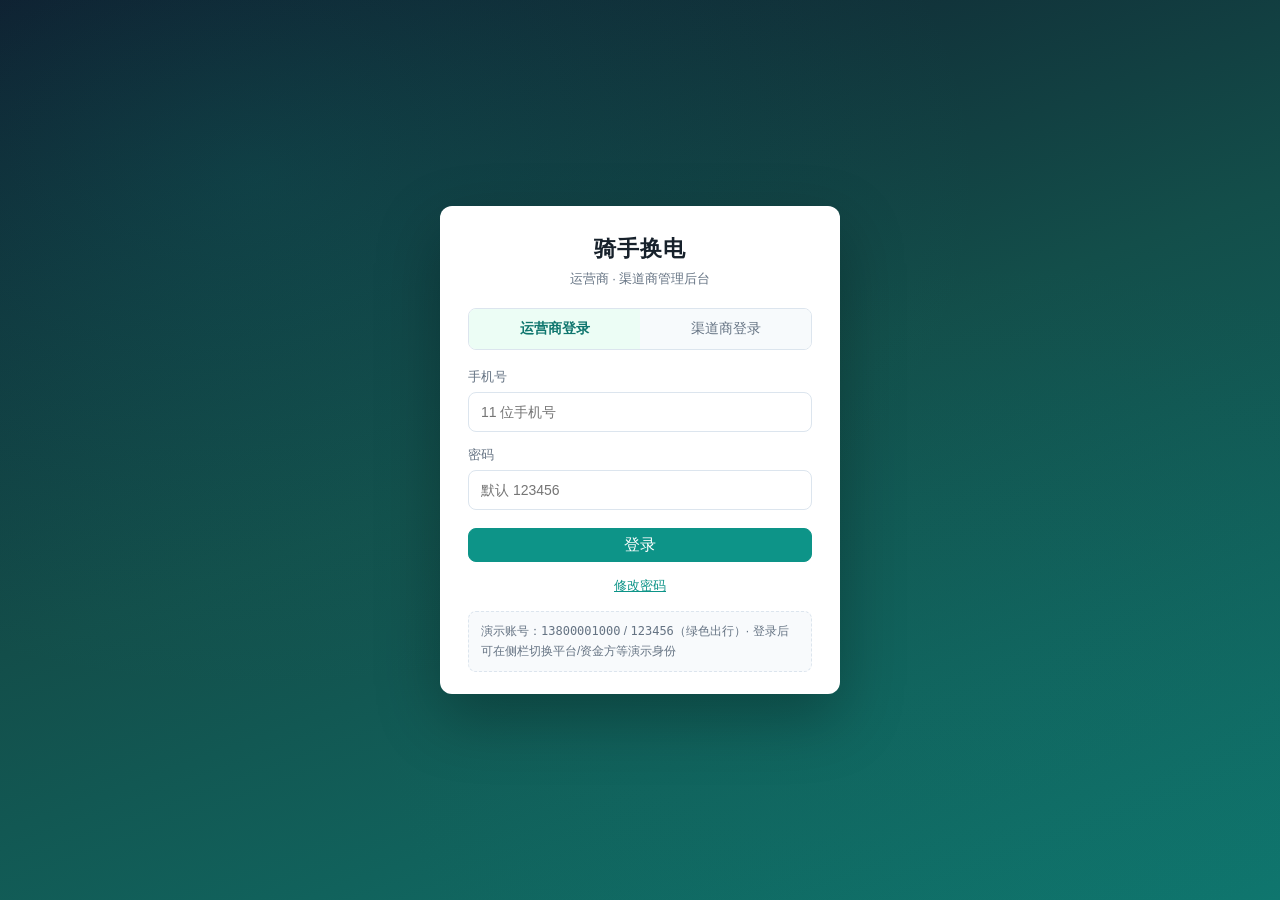
<file: docs/index.html>
<!doctype html>
<html lang="zh-CN">
<head>
  <meta charset="utf-8">
  <meta name="viewport" content="width=device-width, initial-scale=1">
  <title>骑手换电 · 平台/运营商/渠道商/资金方后台</title>
  <link rel="stylesheet" href="css/app.css">
  <link rel="stylesheet" href="css/doc-search-panel.css">

</head>
<body>
  <div id="loginGate" class="login-gate" hidden>
    <div class="login-card" id="loginPanel">
      <div class="login-brand">
        <strong>骑手换电</strong>
        <span>运营商 · 渠道商管理后台</span>
      </div>
      <div class="login-tabs" role="tablist">
        <button type="button" class="login-tab active" data-login-portal="operator" role="tab" aria-selected="true">运营商登录</button>
        <button type="button" class="login-tab" data-login-portal="channel" role="tab" aria-selected="false">渠道商登录</button>
      </div>
      <form id="loginForm" class="login-form" autocomplete="on">
        <p class="login-form-error" id="loginFormError" role="alert"></p>
        <label>手机号
          <input name="phone" type="tel" inputmode="numeric" maxlength="11" placeholder="11 位手机号" required />
        </label>
        <label>密码
          <input name="password" type="password" placeholder="默认 123456" required />
        </label>
        <button type="submit" class="btn primary login-submit">登录</button>
      </form>
      <div class="login-links">
        <button type="button" class="link-btn" id="btnOpenChangePwd">修改密码</button>
      </div>
      <div class="login-demo-hint" id="loginDemoHint"></div>
    </div>

    <div class="login-card" id="changePwdPanel" hidden>
      <div class="login-brand">
        <strong>修改密码</strong>
        <span>通过短信验证码设置新密码</span>
      </div>
      <form id="changePwdForm" class="login-form" autocomplete="off">
        <p class="login-form-error" id="changePwdFormError" role="alert"></p>
        <label>手机号
          <input name="phone" type="tel" inputmode="numeric" maxlength="11" placeholder="11 位手机号" required />
        </label>
        <label>验证码
          <div class="login-sms-row">
            <input name="smsCode" type="text" inputmode="numeric" maxlength="6" placeholder="6 位验证码" required />
            <button type="button" class="btn" id="btnSendSmsCode">获取验证码</button>
          </div>
        </label>
        <label>新密码
          <input name="newPassword" type="password" minlength="6" placeholder="至少 6 位" required />
        </label>
        <button type="submit" class="btn primary login-submit">确认修改</button>
      </form>
      <div class="login-links">
        <button type="button" class="link-btn" id="btnBackToLogin">返回登录</button>
      </div>
      <div class="login-demo-hint">演示验证码：<code>888888</code> · 新密码至少 6 位</div>
    </div>
  </div>

  <div class="app" id="appShell">
    <header class="global-header" id="globalHeader"></header>
    <aside class="sidebar">
      <div class="brand">
        <strong>骑手换电</strong>
        <span>平台 · 运营商 · 渠道商 · 资金方</span>
      </div>
      <div class="tenant">
        当前主体<em id="tenantName">绿色出行</em>
        <span id="tenantType">运营商</span>
        <select class="role-select" id="loginSelect" aria-label="切换登录身份"></select>
        <p class="tree-hint" id="treeHint">运营商 · 换电运营与定价</p>
        <p class="tree-hint" style="margin-top:6px">
          <a href="mobile/index.html" style="color:#5eead4;font-size:12px">→ 骑手端原型</a><br>
          <a href="docs/index.html" id="navDocsLink" target="_blank" rel="noopener" style="color:#5eead4;font-size:12px">→ 产品文档</a>
        </p>
      </div>
      <nav class="nav" id="nav"></nav>
    </aside>
    <main class="main">
      <header class="topbar">
        <div>
          <div class="topbar-title-row">
            <h1 id="pageTitle">总览</h1>
            <span id="pageModuleNote"></span>
          </div>
          <p id="pageDesc">己方站点经营核心指标。</p>
        </div>
      </header>
      <section class="filters" id="pageFilters" aria-label="页面筛选"></section>
      <p class="scope-hint" id="scopeHint">数据范围：当前登录主体名下授权数据（演示数据）。</p>
      <div id="views"></div>
    </main>
  </div>
  <div class="drawer-mask" id="drawerMask"></div>
  <aside class="drawer" id="orderDrawer" aria-hidden="true">
    <div class="drawer-head">
      <div>
        <h3 id="drawerTitle">套餐订单详情</h3>
        <p id="drawerSub"></p>
      </div>
      <button class="btn" type="button" id="closeDrawer">关闭</button>
    </div>
    <div class="drawer-body" id="drawerBody"></div>
  </aside>
  <div class="note-mask" id="employeeMask"></div>
  <div class="note-modal" id="employeeModal" role="dialog" aria-modal="true">
    <div class="note-head">
      <h3 id="employeeFormTitle">员工</h3>
      <button class="btn" type="button" id="closeEmployeeForm">关闭</button>
    </div>
    <div class="note-body">
      <form id="employeeForm" class="form-grid"></form>
      <div class="form-actions">
        <button class="btn" type="button" id="cancelEmployeeForm">取消</button>
        <button class="btn primary" type="submit" form="employeeForm" id="saveEmployeeForm">保存</button>
      </div>
    </div>
  </div>
  <div class="note-mask" id="pricingMask"></div>
  <div class="note-modal" id="pricingModal" role="dialog" aria-modal="true" style="width:min(480px,calc(100vw - 32px))">
    <div class="note-head">
      <h3 id="pricingFormTitle">编辑零售价</h3>
      <button class="btn" type="button" id="closePricingForm">关闭</button>
    </div>
    <div class="note-body">
      <form id="pricingForm" class="form-grid"></form>
      <div class="form-actions">
        <button class="btn" type="button" id="cancelPricingForm">取消</button>
        <button class="btn primary" type="button" id="savePricingForm">保存（演示）</button>
      </div>
    </div>
  </div>
  <div class="note-mask" id="cardPricingMask"></div>
  <div class="note-modal" id="cardPricingModal" role="dialog" aria-modal="true" style="width:min(520px,calc(100vw - 32px))">
    <div class="note-head">
      <h3 id="cardPricingFormTitle">渠道分销价</h3>
      <button class="btn" type="button" id="closeCardPricingForm">关闭</button>
    </div>
    <div class="note-body">
      <form id="cardPricingForm" class="form-grid"></form>
      <div class="form-actions">
        <button class="btn" type="button" id="cancelCardPricingForm">取消</button>
        <button class="btn primary" type="button" id="saveCardPricingForm">保存（演示）</button>
      </div>
    </div>
  </div>
  <div class="note-mask" id="quotaPricingMask"></div>
  <div class="note-modal" id="quotaPricingModal" role="dialog" aria-modal="true" style="width:min(520px,calc(100vw - 32px))">
    <div class="note-head">
      <h3 id="quotaPricingFormTitle">人天批发价</h3>
      <button class="btn" type="button" id="closeQuotaPricingForm">关闭</button>
    </div>
    <div class="note-body">
      <form id="quotaPricingForm" class="form-grid"></form>
      <div class="form-actions">
        <button class="btn" type="button" id="cancelQuotaPricingForm">取消</button>
        <button class="btn primary" type="button" id="saveQuotaPricingForm">保存（演示）</button>
      </div>
    </div>
  </div>
  <div class="note-mask" id="operatorMask"></div>
  <div class="note-modal" id="operatorModal" role="dialog" aria-modal="true" style="width:min(520px,calc(100vw - 32px))">
    <div class="note-head">
      <h3 id="operatorFormTitle">运营商</h3>
      <button class="btn" type="button" id="closeOperatorForm">关闭</button>
    </div>
    <div class="note-body">
      <form id="operatorForm" class="form-grid"></form>
      <div class="form-actions">
        <button class="btn" type="button" id="cancelOperatorForm">取消</button>
        <button class="btn primary" type="button" id="saveOperatorForm">保存（演示）</button>
      </div>
    </div>
  </div>
  <div class="note-mask" id="platformFeeRateMask"></div>
  <div class="note-modal" id="platformFeeRateModal" role="dialog" aria-modal="true" style="width:min(480px,calc(100vw - 32px))">
    <div class="note-head">
      <h3 id="platformFeeRateFormTitle">平台服务费比例</h3>
      <button class="btn" type="button" id="closePlatformFeeRateForm">关闭</button>
    </div>
    <div class="note-body">
      <form id="platformFeeRateForm" class="form-grid"></form>
      <div class="form-actions">
        <button class="btn" type="button" id="cancelPlatformFeeRateForm">取消</button>
        <button class="btn primary" type="button" id="savePlatformFeeRateForm">保存并生效（演示）</button>
      </div>
    </div>
  </div>
  <div class="note-mask" id="leasingCompanyMask"></div>
  <div class="note-modal" id="leasingCompanyModal" role="dialog" aria-modal="true" style="width:min(520px,calc(100vw - 32px))">
    <div class="note-head">
      <h3 id="leasingCompanyFormTitle">设备租赁公司</h3>
      <button class="btn" type="button" id="closeLeasingCompanyForm">关闭</button>
    </div>
    <div class="note-body">
      <form id="leasingCompanyForm" class="form-grid"></form>
      <div class="form-actions">
        <button class="btn" type="button" id="cancelLeasingCompanyForm">取消</button>
        <button class="btn primary" type="button" id="saveLeasingCompanyForm">保存（演示）</button>
      </div>
    </div>
  </div>
  <div class="note-mask" id="leaseBindingMask"></div>
  <div class="note-modal" id="leaseBindingModal" role="dialog" aria-modal="true" style="width:min(520px,calc(100vw - 32px))">
    <div class="note-head">
      <h3 id="leaseBindingFormTitle">新建租赁关系绑定</h3>
      <button class="btn" type="button" id="closeLeaseBindingForm">关闭</button>
    </div>
    <div class="note-body">
      <form id="leaseBindingForm" class="form-grid"></form>
      <div class="form-actions">
        <button class="btn" type="button" id="cancelLeaseBindingForm">取消</button>
        <button class="btn primary" type="button" id="saveLeaseBindingForm">确认绑定（演示）</button>
      </div>
    </div>
  </div>
  <div class="note-mask" id="siteMask"></div>
  <div class="note-modal" id="siteModal" role="dialog" aria-modal="true" style="width:min(680px,calc(100vw - 32px))">
    <div class="note-head">
      <h3 id="siteFormTitle">站点</h3>
      <button class="btn" type="button" id="closeSiteForm">关闭</button>
    </div>
    <div class="note-body">
      <form id="siteForm" class="form-grid"></form>
      <div class="form-actions">
        <button class="btn" type="button" id="cancelSiteForm">取消</button>
        <button class="btn primary" type="button" id="saveSiteForm">保存（演示）</button>
      </div>
    </div>
  </div>
  <div class="note-mask" id="channelPartnerMask"></div>
  <div class="note-modal" id="channelPartnerModal" role="dialog" aria-modal="true" style="width:min(720px,calc(100vw - 32px))">
    <div class="note-head">
      <h3 id="channelPartnerFormTitle">渠道商</h3>
      <button class="btn" type="button" id="closeChannelPartnerForm">关闭</button>
    </div>
    <div class="note-body">
      <form id="channelPartnerForm" class="form-grid"></form>
      <div class="form-actions">
        <button class="btn" type="button" id="cancelChannelPartnerForm">取消</button>
        <button class="btn primary" type="button" id="saveChannelPartnerForm">保存（演示）</button>
      </div>
    </div>
  </div>
  <div class="note-mask" id="bindMask"></div>
  <div class="note-modal" id="bindModal" role="dialog" aria-modal="true" style="width:min(480px,calc(100vw - 32px))">
    <div class="note-head">
      <h3 id="bindFormTitle">绑定设备至运营商</h3>
      <button class="btn" type="button" id="closeBindForm">关闭</button>
    </div>
    <div class="note-body">
      <form id="bindForm" class="form-grid"></form>
      <div class="form-actions">
        <button class="btn" type="button" id="cancelBindForm">取消</button>
        <button class="btn primary" type="button" id="saveBindForm">确认绑定</button>
      </div>
    </div>
  </div>
  <div class="note-mask" id="poolMask"></div>
  <div class="note-modal" id="poolModal" role="dialog" aria-modal="true" style="width:min(640px,calc(100vw - 32px))">
    <div class="note-head">
      <h3 id="poolFormTitle">额度池</h3>
      <button class="btn" type="button" id="closePoolForm">关闭</button>
    </div>
    <div class="note-body">
      <form id="poolForm" class="form-grid"></form>
      <div class="form-actions">
        <button class="btn" type="button" id="cancelPoolForm">取消</button>
        <button class="btn primary" type="button" id="savePoolForm">保存</button>
      </div>
    </div>
  </div>
  <div class="note-mask" id="leaseMask"></div>
  <div class="note-modal" id="leaseModal" role="dialog" aria-modal="true" style="width:min(560px,calc(100vw - 32px))">
    <div class="note-head">
      <h3 id="leaseFormTitle">租赁协议</h3>
      <button class="btn" type="button" id="closeLeaseForm">关闭</button>
    </div>
    <div class="note-body">
      <form id="leaseForm" class="form-grid"></form>
      <div class="form-actions">
        <button class="btn" type="button" id="cancelLeaseForm">取消</button>
        <button class="btn primary" type="button" id="saveLeaseForm">提交</button>
      </div>
    </div>
  </div>
  <div class="note-mask" id="followMask"></div>
  <div class="note-modal" id="followModal" role="dialog" aria-modal="true" style="width:min(440px,calc(100vw - 32px))">
    <div class="note-head">
      <h3 id="followFormTitle">登记跟进</h3>
      <button class="btn" type="button" id="closeFollowForm">关闭</button>
    </div>
    <div class="note-body">
      <form id="followForm" class="form-grid"></form>
      <div class="form-actions">
        <button class="btn" type="button" id="cancelFollowForm">取消</button>
        <button class="btn primary" type="button" id="saveFollowForm">保存</button>
      </div>
    </div>
  </div>
  <div class="note-mask" id="deviceListMask"></div>
  <div class="note-modal" id="deviceListModal" role="dialog" aria-modal="true" style="width:min(560px,calc(100vw - 32px))">
    <div class="note-head">
      <h3 id="deviceListFormTitle">设备清单</h3>
      <button class="btn" type="button" id="closeDeviceListForm">关闭</button>
    </div>
    <div class="note-body">
      <form id="deviceListForm" class="form-grid"></form>
      <div class="form-actions">
        <button class="btn" type="button" id="cancelDeviceListForm">取消</button>
        <button class="btn primary" type="button" id="saveDeviceListForm">保存</button>
      </div>
    </div>
  </div>
  <div class="note-mask" id="deviceReplaceMask"></div>
  <div class="note-modal" id="deviceReplaceModal" role="dialog" aria-modal="true" style="width:min(480px,calc(100vw - 32px))">
    <div class="note-head">
      <h3 id="deviceReplaceFormTitle">设备替换</h3>
      <button class="btn" type="button" id="closeDeviceReplaceForm">关闭</button>
    </div>
    <div class="note-body">
      <form id="deviceReplaceForm" class="form-grid"></form>
      <div class="form-actions">
        <button class="btn" type="button" id="cancelDeviceReplaceForm">取消</button>
        <button class="btn primary" type="button" id="saveDeviceReplaceForm">确认替换</button>
      </div>
    </div>
  </div>
  <div class="note-mask" id="rentPayMask"></div>
  <div class="note-modal" id="rentPayModal" role="dialog" aria-modal="true" style="width:min(520px,calc(100vw - 32px))">
    <div class="note-head">
      <h3 id="rentPayFormTitle">补缴租金</h3>
      <button class="btn" type="button" id="closeRentPayForm">关闭</button>
    </div>
    <div class="note-body">
      <form id="rentPayForm" class="form-grid"></form>
      <div class="form-actions">
        <button class="btn" type="button" id="cancelRentPayForm">取消</button>
        <button class="btn primary" type="button" id="saveRentPayForm">确认提交</button>
      </div>
    </div>
  </div>
  <div class="note-mask" id="rentTopupMask"></div>
  <div class="note-modal" id="rentTopupModal" role="dialog" aria-modal="true" style="width:min(520px,calc(100vw - 32px))">
    <div class="note-head">
      <h3 id="rentTopupFormTitle">月租缴纳</h3>
      <button class="btn" type="button" id="closeRentTopupForm">关闭</button>
    </div>
    <div class="note-body">
      <form id="rentTopupForm" class="form-grid"></form>
      <div class="form-actions">
        <button class="btn" type="button" id="cancelRentTopupForm">取消</button>
        <button class="btn primary" type="button" id="saveRentTopupForm">提交充值申请</button>
      </div>
    </div>
  </div>
  <div class="note-mask" id="noteMask"></div>
  <div class="note-modal" id="noteModal" role="dialog" aria-modal="true">
    <div class="note-head">
      <h3 id="noteTitle">模块说明</h3>
      <button class="btn" type="button" id="closeNote">关闭</button>
    </div>
    <div class="note-body" id="noteBody"></div>
  </div>
  <div class="note-mask" id="protoFormMask"></div>
  <div class="note-modal" id="protoFormModal" role="dialog" aria-modal="true" style="width:min(480px,calc(100vw - 32px))">
    <div class="note-head">
      <h3 id="protoFormTitle">填写信息</h3>
      <button class="btn" type="button" id="closeProtoForm">关闭</button>
    </div>
    <div class="note-body">
      <div id="protoFormSuccess" class="proto-form-msg success" hidden></div>
      <div id="protoFormError" class="proto-form-msg error" hidden></div>
      <form id="protoForm" class="form-grid"></form>
      <div class="form-actions" id="protoFormActions">
        <button class="btn" type="button" id="cancelProtoForm">取消</button>
        <button class="btn primary" type="button" id="submitProtoForm">确定</button>
      </div>
    </div>
  </div>
  <div class="note-mask" id="protoConfirmMask"></div>
  <div class="note-modal" id="protoConfirmModal" role="dialog" aria-modal="true" style="width:min(420px,calc(100vw - 32px))">
    <div class="note-head">
      <h3 id="protoConfirmTitle">确认</h3>
    </div>
    <div class="note-body">
      <div id="protoConfirmMessage" class="proto-confirm-message"></div>
      <div class="form-actions">
        <button class="btn" type="button" id="cancelProtoConfirm">取消</button>
        <button class="btn primary" type="button" id="okProtoConfirm">确定</button>
      </div>
    </div>
  </div>
  <div class="note-mask data-panel-mask" id="dataPanelMask"></div>
  <div class="data-panel-modal" id="dataPanelModal" role="dialog" aria-modal="true" aria-labelledby="dataPanelTitle">
    <div class="note-head">
      <div>
        <h3 id="dataPanelTitle">数据面板</h3>
        <p class="data-panel-sub" id="dataPanelSub">运营数据可视化</p>
      </div>
      <button class="btn data-panel-close" type="button" id="closeDataPanel" aria-label="关闭">×</button>
    </div>
    <div class="data-panel-body">
      <iframe id="dataPanelFrame" title="数据面板" loading="lazy"></iframe>
    </div>
  </div>
  <div id="protoToast" class="proto-toast" role="status" aria-live="polite"></div>
  <script src="js/marked.min.js"></script>
  <script src="js/config-mock.js"></script>
  <script src="js/doc-catalog.js"></script>
  <script src="js/doc-search-panel.js"></script>
  <script src="js/app.js"></script>
</body>
</html>
</file>
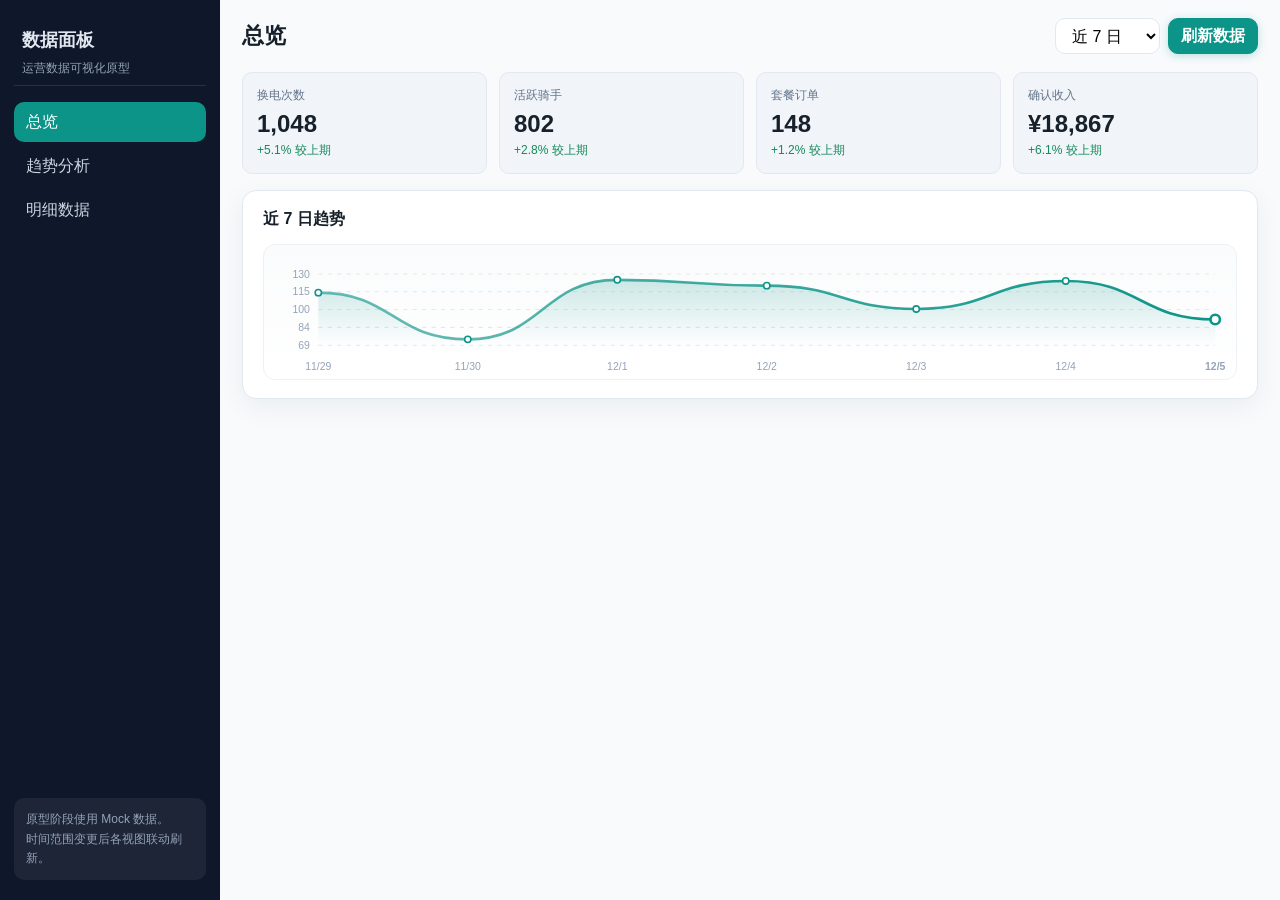
<file: docs/data-panel/index.html>
<!doctype html>
<html lang="zh-CN">
<head>
  <meta charset="utf-8">
  <meta name="viewport" content="width=device-width, initial-scale=1">
  <title>数据面板 · 原型</title>
  <style>
    :root {
      --bg: #f8fafc;
      --surface: #ffffff;
      --surface-soft: #f1f5f9;
      --ink: #17212b;
      --muted: #64748b;
      --line: #e2e8f0;
      --brand: #0d9488;
      --brand-dark: #0f766e;
      --brand-soft: #ecfdf5;
      --green: #168a5b;
      --yellow: #c78318;
      --red: #c84545;
      --shadow: 0 8px 28px rgba(22, 33, 43, .06);
      --radius: 10px;
    }

    * { box-sizing: border-box; }

    body {
      margin: 0;
      min-height: 100vh;
      background: var(--bg);
      color: var(--ink);
      font-family: "Microsoft YaHei", "PingFang SC", Arial, sans-serif;
    }

    button, input, select { font: inherit; }
    button { cursor: pointer; }

    .app {
      display: grid;
      grid-template-columns: 220px minmax(0, 1fr);
      min-height: 100vh;
    }

    .sidebar {
      background: #0f172a;
      color: #e2e8f0;
      padding: 20px 14px;
      position: sticky;
      top: 0;
      height: 100vh;
      display: flex;
      flex-direction: column;
      gap: 16px;
    }

    .brand {
      padding: 8px;
      border-bottom: 1px solid rgba(255, 255, 255, .1);
    }

    .brand strong {
      display: block;
      font-size: 18px;
      margin-bottom: 6px;
    }

    .brand span {
      font-size: 12px;
      color: #94a3b8;
    }

    .nav { display: grid; gap: 4px; }

    .nav button {
      height: 40px;
      border: 0;
      border-radius: var(--radius);
      background: transparent;
      color: #cbd5e1;
      text-align: left;
      padding: 0 12px;
    }

    .nav button.active {
      background: var(--brand);
      color: #fff;
    }

    .sidebar-foot {
      margin-top: auto;
      padding: 12px;
      border-radius: var(--radius);
      background: rgba(255, 255, 255, .06);
      font-size: 12px;
      color: #94a3b8;
      line-height: 1.6;
    }

    .app.embed {
      grid-template-columns: 1fr;
    }

    .app.embed .sidebar {
      display: none;
    }

    .app.embed .main {
      padding: 0;
      min-height: 100%;
      display: flex;
      flex-direction: column;
      background: var(--bg);
    }

    .app.embed .topbar {
      margin: 0;
      padding: 10px 20px;
      background: #fff;
      border-bottom: 1px solid var(--line);
    }

    .app.embed .topbar h1 { display: none; }

    .app.embed .view.active {
      flex: 1;
      display: flex;
      flex-direction: column;
      min-height: 0;
      padding: 16px 20px 20px;
    }

    .app.embed .chart-panel {
      flex: 1;
      display: flex;
      flex-direction: column;
      min-height: 0;
      margin: 0;
      border-radius: 14px;
    }

    .app.embed .chart-surface { min-height: 340px; flex: 1; }

    .main {
      min-width: 0;
      padding: 18px 22px 34px;
    }

    .topbar {
      display: flex;
      align-items: center;
      justify-content: space-between;
      gap: 16px;
      margin-bottom: 18px;
      flex-wrap: wrap;
    }

    .topbar h1 {
      margin: 0;
      font-size: 22px;
    }

    .filters {
      display: flex;
      gap: 8px;
      flex-wrap: wrap;
    }

    .filters select,
    .filters button {
      height: 36px;
      border: 1px solid var(--line);
      border-radius: var(--radius);
      background: var(--surface);
      padding: 0 12px;
    }

    .filters button.primary {
      background: var(--brand);
      border-color: var(--brand);
      color: #fff;
      font-weight: 600;
      box-shadow: 0 2px 8px rgba(13, 148, 136, .25);
    }

    .filters button.primary:hover { background: var(--brand-dark); }

    .panel {
      background: var(--surface);
      border: 1px solid var(--line);
      border-radius: 14px;
      box-shadow: var(--shadow);
      padding: 18px 20px;
      margin-bottom: 16px;
    }

    .chart-panel-head {
      display: flex;
      align-items: flex-start;
      justify-content: space-between;
      gap: 16px;
      flex-wrap: wrap;
      margin-bottom: 14px;
    }

    .chart-panel-head h2 { margin: 0 0 4px; font-size: 16px; }

    .chart-sub { margin: 0; font-size: 12px; color: var(--muted); }

    .chart-stats {
      display: flex;
      flex-wrap: wrap;
      gap: 10px;
      margin-bottom: 12px;
    }

    .chart-stat {
      flex: 1;
      min-width: 100px;
      padding: 10px 12px;
      border-radius: var(--radius);
      background: var(--surface-soft);
      border: 1px solid var(--line);
    }

    .chart-stat label {
      display: block;
      font-size: 11px;
      color: var(--muted);
      margin-bottom: 4px;
    }

    .chart-stat strong { font-size: 18px; color: var(--brand-dark); }

    .chart-surface {
      position: relative;
      width: 100%;
      min-height: 220px;
      padding: 8px 4px 0;
      border-radius: 12px;
      background: linear-gradient(180deg, #fafbfc 0%, #fff 100%);
      border: 1px solid #eef2f6;
    }

    .chart-surface svg { display: block; width: 100%; height: 100%; min-height: inherit; }

    .chart-surface .axis { fill: #94a3b8; font-size: 10px; font-family: inherit; }

    .chart-surface .grid { stroke: #e2e8f0; stroke-width: 1; stroke-dasharray: 4 5; }

    .panel h2 {
      margin: 0 0 14px;
      font-size: 16px;
    }

    .kpi-grid {
      display: grid;
      grid-template-columns: repeat(auto-fit, minmax(180px, 1fr));
      gap: 12px;
    }

    .kpi {
      background: var(--surface-soft);
      border-radius: var(--radius);
      padding: 14px;
      border: 1px solid var(--line);
    }

    .kpi label {
      display: block;
      font-size: 12px;
      color: var(--muted);
      margin-bottom: 6px;
    }

    .kpi strong {
      font-size: 24px;
      font-weight: 700;
    }

    .kpi small {
      display: block;
      margin-top: 4px;
      font-size: 12px;
      color: var(--green);
    }

    .kpi small.down { color: var(--red); }

    .toolbar {
      display: flex;
      gap: 8px;
      margin-bottom: 12px;
      flex-wrap: wrap;
    }

    .toolbar input {
      height: 36px;
      border: 1px solid var(--line);
      border-radius: var(--radius);
      padding: 0 12px;
      min-width: 200px;
    }

    .toolbar button {
      height: 36px;
      border: 1px solid var(--line);
      border-radius: var(--radius);
      background: var(--surface);
      padding: 0 14px;
    }

    table {
      width: 100%;
      border-collapse: collapse;
      font-size: 13px;
    }

    th, td {
      border-bottom: 1px solid var(--line);
      padding: 10px 8px;
      text-align: left;
    }

    th {
      color: var(--muted);
      font-weight: 600;
      background: var(--surface-soft);
    }

    .view { display: none; }
    .view.active { display: block; }

    .tag {
      display: inline-block;
      padding: 2px 8px;
      border-radius: 999px;
      font-size: 12px;
      background: var(--brand-soft);
      color: var(--brand-dark);
    }

    .toast {
      position: fixed;
      right: 20px;
      bottom: 20px;
      background: #0f172a;
      color: #fff;
      padding: 10px 16px;
      border-radius: var(--radius);
      opacity: 0;
      pointer-events: none;
      transition: opacity .2s;
    }

    .toast.show { opacity: 1; }
  </style>
</head>
<body>
  <div class="app">
    <aside class="sidebar">
      <div class="brand">
        <strong>数据面板</strong>
        <span>运营数据可视化原型</span>
      </div>
      <nav class="nav" id="nav">
        <button type="button" class="active" data-view="overview">总览</button>
        <button type="button" data-view="trends">趋势分析</button>
        <button type="button" data-view="details">明细数据</button>
      </nav>
      <div class="sidebar-foot">
        原型阶段使用 Mock 数据。<br>
        时间范围变更后各视图联动刷新。
      </div>
    </aside>

    <main class="main">
      <div class="topbar">
        <h1 id="pageTitle">总览</h1>
        <div class="filters">
          <select id="rangeSelect" aria-label="时间范围">
            <option value="7">近 7 日</option>
            <option value="30">近 30 日</option>
            <option value="month">本月</option>
          </select>
          <button type="button" class="primary" id="refreshBtn">刷新数据</button>
        </div>
      </div>

      <section class="view active" id="view-overview">
        <div class="kpi-grid" id="kpiGrid"></div>
        <div class="panel" style="margin-top:16px">
          <h2>近 7 日趋势</h2>
          <div class="chart-surface" id="miniChart" style="min-height:160px"></div>
        </div>
      </section>

      <section class="view" id="view-trends">
        <div class="panel chart-panel">
          <div class="chart-panel-head">
            <div>
              <h2 id="trendTitle">指标趋势</h2>
              <p class="chart-sub" id="trendSub">活跃量走势</p>
            </div>
            <div class="toolbar" style="margin:0">
              <select id="granularity">
                <option value="day">按日</option>
                <option value="week">按周</option>
                <option value="month">按月</option>
              </select>
            </div>
          </div>
          <div class="chart-stats" id="trendStats"></div>
          <div class="chart-surface" id="trendChart"></div>
        </div>
      </section>

      <section class="view" id="view-details">
        <div class="panel">
          <div class="toolbar">
            <input type="search" id="searchInput" placeholder="搜索站点、类型…">
            <button type="button" id="exportBtn">导出 CSV</button>
          </div>
          <table>
            <thead>
              <tr>
                <th>日期</th>
                <th>站点</th>
                <th>类型</th>
                <th>数量</th>
                <th>收入（元）</th>
                <th>状态</th>
              </tr>
            </thead>
            <tbody id="detailBody"></tbody>
          </table>
        </div>
      </section>
    </main>
  </div>

  <div class="toast" id="toast"></div>

  <script>
    const state = {
      range: "7",
      view: "overview",
      granularity: "day",
      search: ""
    };

    const titles = {
      overview: "总览",
      trends: "趋势分析",
      details: "明细数据"
    };

    function seed(n) {
      return Math.abs(Math.sin(n * 12.9898) * 43758.5453) % 1;
    }

    function getRangeDays() {
      if (state.range === "month") return new Date().getDate();
      return Number(state.range);
    }

    function buildSeries(days, base) {
      return Array.from({ length: days }, (_, i) => {
        const d = new Date();
        d.setDate(d.getDate() - (days - 1 - i));
        const label = `${d.getMonth() + 1}/${d.getDate()}`;
        const value = Math.round(base * (0.7 + seed(i + base) * 0.6));
        return { label, value };
      });
    }

    function buildKpis() {
      const days = getRangeDays();
      const factor = state.range === "7" ? 1 : state.range === "30" ? 3.8 : 2.2;
      const total = Math.round(1200 * factor + seed(days) * 200);
      const active = Math.round(total * (0.55 + seed(days + 1) * 0.15));
      const swaps = Math.round(total * 0.85);
      const pkgOrders = Math.round(total * 0.12);
      const revenue = Math.round(active * (18 + seed(days + 2) * 12));
      return [
        { label: "换电次数", value: swaps.toLocaleString(), delta: "+5.1%" },
        { label: "活跃骑手", value: active.toLocaleString(), delta: "+2.8%" },
        { label: "套餐订单", value: pkgOrders.toLocaleString(), delta: "+1.2%" },
        { label: "确认收入", value: "¥" + revenue.toLocaleString(), delta: "+6.1%" }
      ];
    }

    function renderKpis() {
      const grid = document.getElementById("kpiGrid");
      grid.innerHTML = buildKpis().map(k => `
        <div class="kpi">
          <label>${k.label}</label>
          <strong>${k.value}</strong>
          <small class="${k.down ? "down" : ""}">${k.delta} 较上期</small>
        </div>
      `).join("");
    }

    function smoothPath(points) {
      if (!points.length) return "";
      if (points.length === 1) return `M${points[0].x},${points[0].y}`;
      let d = `M${points[0].x.toFixed(1)},${points[0].y.toFixed(1)}`;
      for (let i = 0; i < points.length - 1; i++) {
        const p0 = points[i], p1 = points[i + 1];
        const mx = (p0.x + p1.x) / 2;
        d += ` C${mx.toFixed(1)},${p0.y.toFixed(1)} ${mx.toFixed(1)},${p1.y.toFixed(1)} ${p1.x.toFixed(1)},${p1.y.toFixed(1)}`;
      }
      return d;
    }

    function renderSvgChart(containerId, series, opts) {
      const el = document.getElementById(containerId);
      if (!el) return;
      opts = opts || {};
      const color = opts.color || "#0d9488";
      const H = opts.height || (document.documentElement.classList.contains("embed") ? 360 : 240);
      const W = 920;
      const pl = 48, pr = 16, pt = 20, pb = 32;
      const values = series.map(s => s.value);
      const pad = Math.max(1, Math.round((Math.max(...values) - Math.min(...values)) * 0.1));
      const max = Math.max(...values) + pad;
      const min = Math.max(0, Math.min(...values) - pad);
      const span = max - min || 1;
      const iw = W - pl - pr, ih = H - pt - pb;
      const uid = "cg" + Math.random().toString(36).slice(2, 9);
      const coords = series.map((s, i) => {
        const x = pl + (series.length <= 1 ? iw / 2 : (i / (series.length - 1)) * iw);
        const y = pt + ih - ((s.value - min) / span) * ih;
        return { x, y, v: s.value, label: s.label };
      });
      const linePath = smoothPath(coords);
      const baseY = (pt + ih).toFixed(1);
      const areaPath = `${linePath} L${coords[coords.length - 1].x.toFixed(1)},${baseY} L${coords[0].x.toFixed(1)},${baseY} Z`;
      const gridY = [0, 0.25, 0.5, 0.75, 1].map(t => {
        const val = Math.round(min + span * (1 - t));
        const y = pt + ih * t;
        return `<line class="grid" x1="${pl}" y1="${y}" x2="${W - pr}" y2="${y}"/>
          <text class="axis" x="${pl - 8}" y="${y + 3.5}" text-anchor="end">${val}</text>`;
      }).join("");
      const labelStep = series.length > 20 ? Math.ceil(series.length / 10) : series.length > 12 ? 2 : 1;
      const last = coords.length - 1;
      el.style.minHeight = H + "px";
      el.innerHTML = `<svg viewBox="0 0 ${W} ${H}" preserveAspectRatio="xMidYMid meet" aria-hidden="true">
        <defs>
          <linearGradient id="${uid}-a" x1="0" y1="0" x2="0" y2="1">
            <stop offset="0%" stop-color="${color}" stop-opacity=".2"/>
            <stop offset="100%" stop-color="${color}" stop-opacity="0"/>
          </linearGradient>
          <linearGradient id="${uid}-l" x1="${pl}" y1="0" x2="${W - pr}" y2="0" gradientUnits="userSpaceOnUse">
            <stop offset="0%" stop-color="${color}" stop-opacity=".6"/>
            <stop offset="100%" stop-color="${color}"/>
          </linearGradient>
        </defs>
        ${gridY}
        <path d="${areaPath}" fill="url(#${uid}-a)"/>
        <path d="${linePath}" fill="none" stroke="url(#${uid}-l)" stroke-width="2.5" stroke-linecap="round"/>
        ${coords.map((p, i) => (i % labelStep === 0 || i === last)
          ? `<text class="axis" x="${p.x}" y="${H - 8}" text-anchor="middle" font-weight="${i === last ? "600" : "400"}" fill="${i === last ? color : "#94a3b8"}">${p.label}</text>`
          : "").join("")}
        ${coords.map((p, i) => `<circle cx="${p.x}" cy="${p.y}" r="${i === last ? 4.5 : 3}" fill="#fff" stroke="${color}" stroke-width="${i === last ? 2.5 : 1.5}" opacity="${i === last || series.length <= 12 ? 1 : 0}"><title>${p.label}：${p.v}</title></circle>`).join("")}
      </svg>`;
    }

    function renderChartStats(containerId, series) {
      const el = document.getElementById(containerId);
      if (!el) return;
      const vals = series.map(s => s.value);
      const sum = vals.reduce((a, b) => a + b, 0);
      const avg = Math.round(sum / vals.length);
      el.innerHTML = [
        { label: "合计", value: sum.toLocaleString() },
        { label: "日均", value: avg.toLocaleString() },
        { label: "最高", value: Math.max(...vals).toLocaleString() },
        { label: "最低", value: Math.min(...vals).toLocaleString() }
      ].map(s => `<div class="chart-stat"><label>${s.label}</label><strong>${s.value}</strong></div>`).join("");
    }

    function renderBars(containerId, series, maxHeight) {
      renderSvgChart(containerId, series, { height: maxHeight || 180, color: "#0d9488" });
    }

    function renderTrends() {
      const days = state.granularity === "month" ? 6 : state.granularity === "week" ? 8 : getRangeDays();
      const base = state.granularity === "month" ? 800 : 120;
      const series = buildSeries(days, base);
      const prefix = { day: "按日", week: "按周", month: "按月" }[state.granularity];
      const rangeLabel = { 7: "近 7 日", 30: "近 30 日", month: "本月" }[state.range] || "";
      document.getElementById("trendTitle").textContent = `${prefix} · 活跃量趋势`;
      const sub = document.getElementById("trendSub");
      if (sub) sub.textContent = `${rangeLabel} · 换电与活跃骑手汇总（Mock）`;
      renderChartStats("trendStats", series);
      const chartH = document.querySelector(".app.embed") ? 380 : 260;
      renderSvgChart("trendChart", series, { height: chartH, color: "#0d9488" });
    }

    function buildDetails() {
      const sites = ["浦东骑手驿站", "世博换电服务点", "陆家嘴分站", "张江筹备站"];
      const rows = [];
      for (let i = 0; i < 24; i++) {
        const d = new Date();
        d.setDate(d.getDate() - (i % getRangeDays()));
        rows.push({
          date: d.toISOString().slice(0, 10),
          name: sites[i % sites.length],
          region: i % 3 === 0 ? "换电" : "套餐",
          qty: Math.round(20 + seed(i) * 80),
          revenue: Math.round(500 + seed(i + 3) * 4500),
          status: i % 5 === 0 ? "异常" : "正常"
        });
      }
      return rows;
    }

    function renderDetails() {
      const q = state.search.trim().toLowerCase();
      const rows = buildDetails().filter(r =>
        !q || r.name.toLowerCase().includes(q) || r.region.toLowerCase().includes(q)
      );
      document.getElementById("detailBody").innerHTML = rows.map(r => `
        <tr>
          <td>${r.date}</td>
          <td>${r.name}</td>
          <td>${r.region}</td>
          <td>${r.qty}</td>
          <td>${r.revenue.toLocaleString()}</td>
          <td><span class="tag">${r.status}</span></td>
        </tr>
      `).join("");
      return rows;
    }

    function showToast(msg) {
      const el = document.getElementById("toast");
      el.textContent = msg;
      el.classList.add("show");
      setTimeout(() => el.classList.remove("show"), 2200);
    }

    function refreshAll() {
      renderKpis();
      renderBars("miniChart", buildSeries(7, 100), 120);
      renderTrends();
      renderDetails();
    }

    function switchView(view) {
      state.view = view;
      document.querySelectorAll(".nav button").forEach(btn => {
        btn.classList.toggle("active", btn.dataset.view === view);
      });
      document.querySelectorAll(".view").forEach(el => {
        el.classList.toggle("active", el.id === `view-${view}`);
      });
      document.getElementById("pageTitle").textContent = titles[view];
    }

    document.getElementById("nav").addEventListener("click", (e) => {
      const btn = e.target.closest("button[data-view]");
      if (btn) switchView(btn.dataset.view);
    });

    document.getElementById("rangeSelect").addEventListener("change", (e) => {
      state.range = e.target.value;
      refreshAll();
    });

    document.getElementById("granularity").addEventListener("change", (e) => {
      state.granularity = e.target.value;
      renderTrends();
    });

    document.getElementById("searchInput").addEventListener("input", (e) => {
      state.search = e.target.value;
      renderDetails();
    });

    document.getElementById("exportBtn").addEventListener("click", () => {
      const rows = renderDetails();
      const header = ["日期", "名称", "区域", "数量", "收入", "状态"];
      const csv = [header.join(",")].concat(rows.map(r =>
        [r.date, r.name, r.region, r.qty, r.revenue, r.status].join(",")
      )).join("\n");
      const blob = new Blob(["\ufeff" + csv], { type: "text/csv;charset=utf-8" });
      const a = document.createElement("a");
      a.href = URL.createObjectURL(blob);
      a.download = "明细数据.csv";
      a.click();
      URL.revokeObjectURL(a.href);
      showToast("已导出 CSV");
    });

    document.getElementById("refreshBtn").addEventListener("click", () => {
      refreshAll();
      showToast("数据已刷新");
    });

    const urlParams = new URLSearchParams(window.location.search);
    const fromRole = urlParams.get("role");
    const fromView = urlParams.get("view");
    const isEmbed = urlParams.get("embed") === "1";
    const roleLabels = { platform: "平台管理员", operator: "运营商", channel: "渠道商" };
    if (isEmbed) {
      document.querySelector(".app").classList.add("embed");
      document.documentElement.classList.add("embed");
    } else if (fromRole && roleLabels[fromRole]) {
      document.querySelector(".brand span").textContent = "骑手换电 · " + roleLabels[fromRole] + "（来自外卖后台）";
    }
    if (fromView && titles[fromView]) switchView(fromView);

    refreshAll();
  </script>
</body>
</html>
</file>
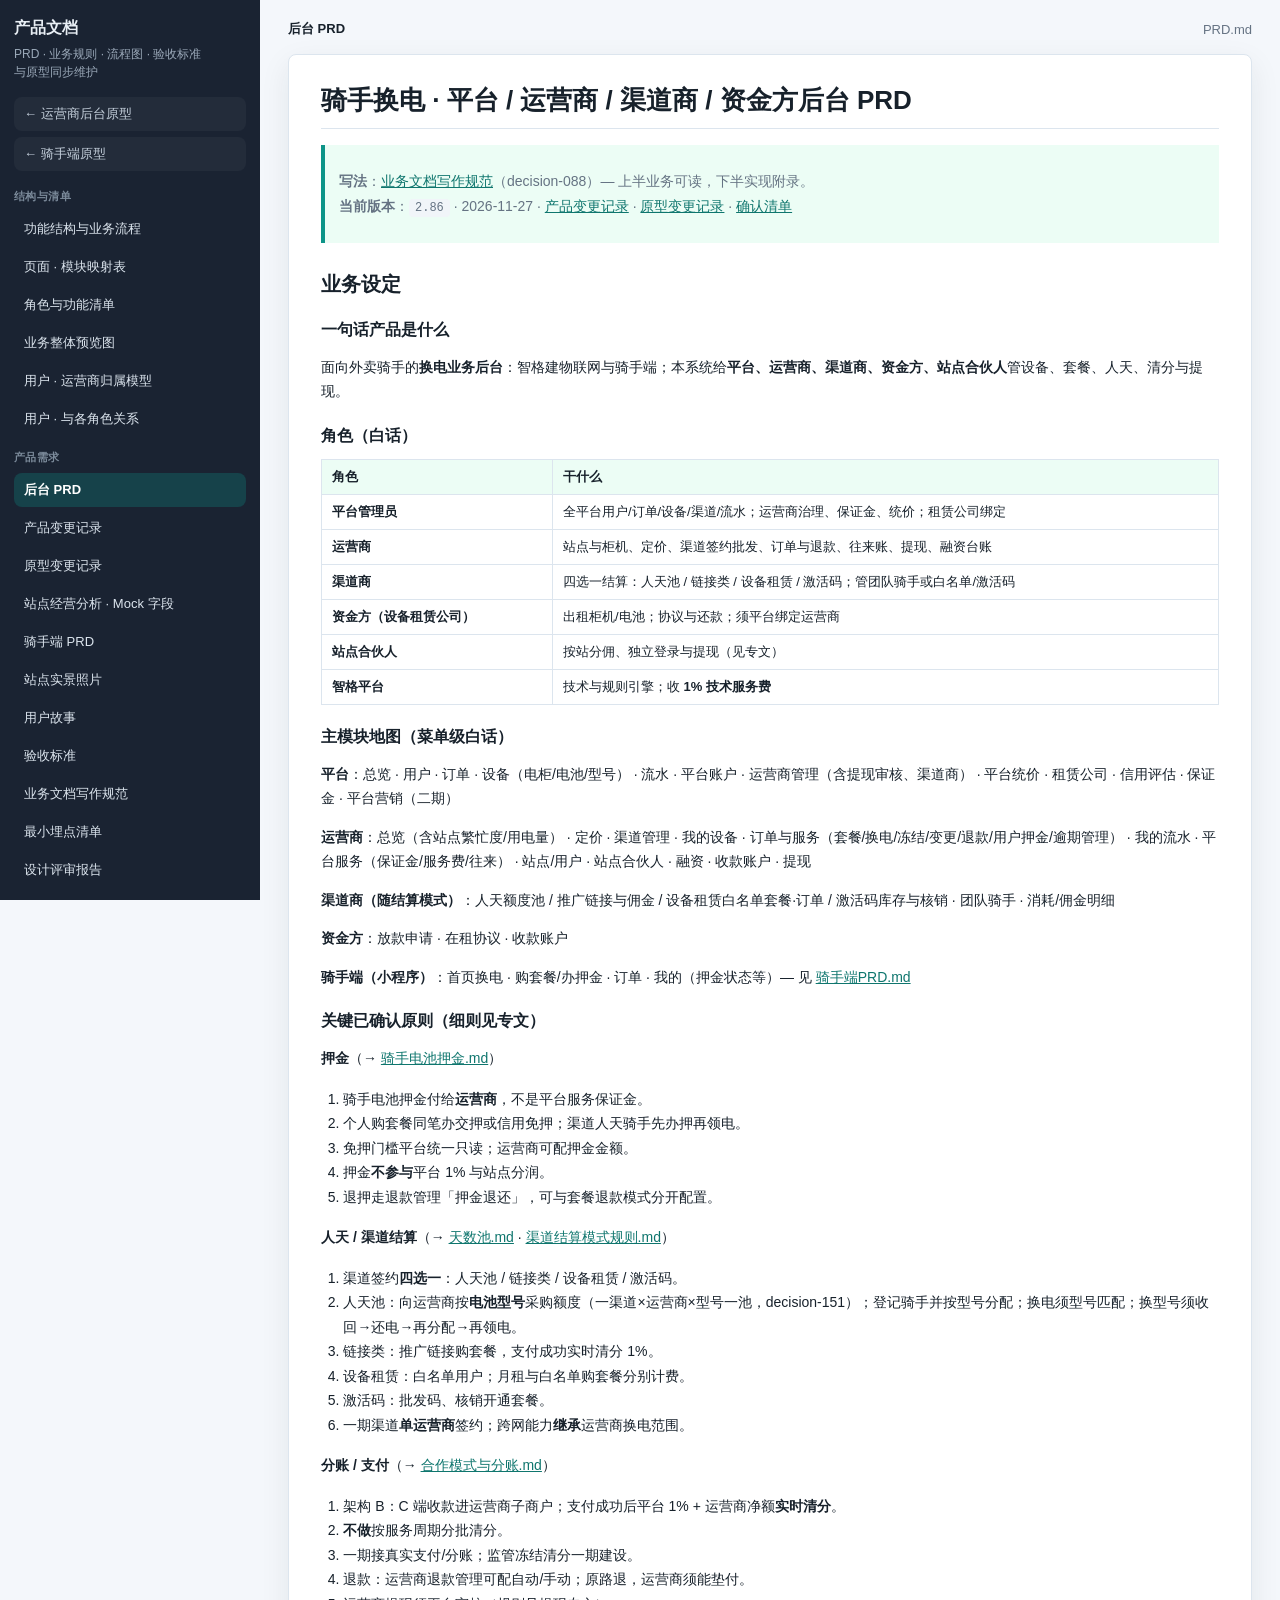
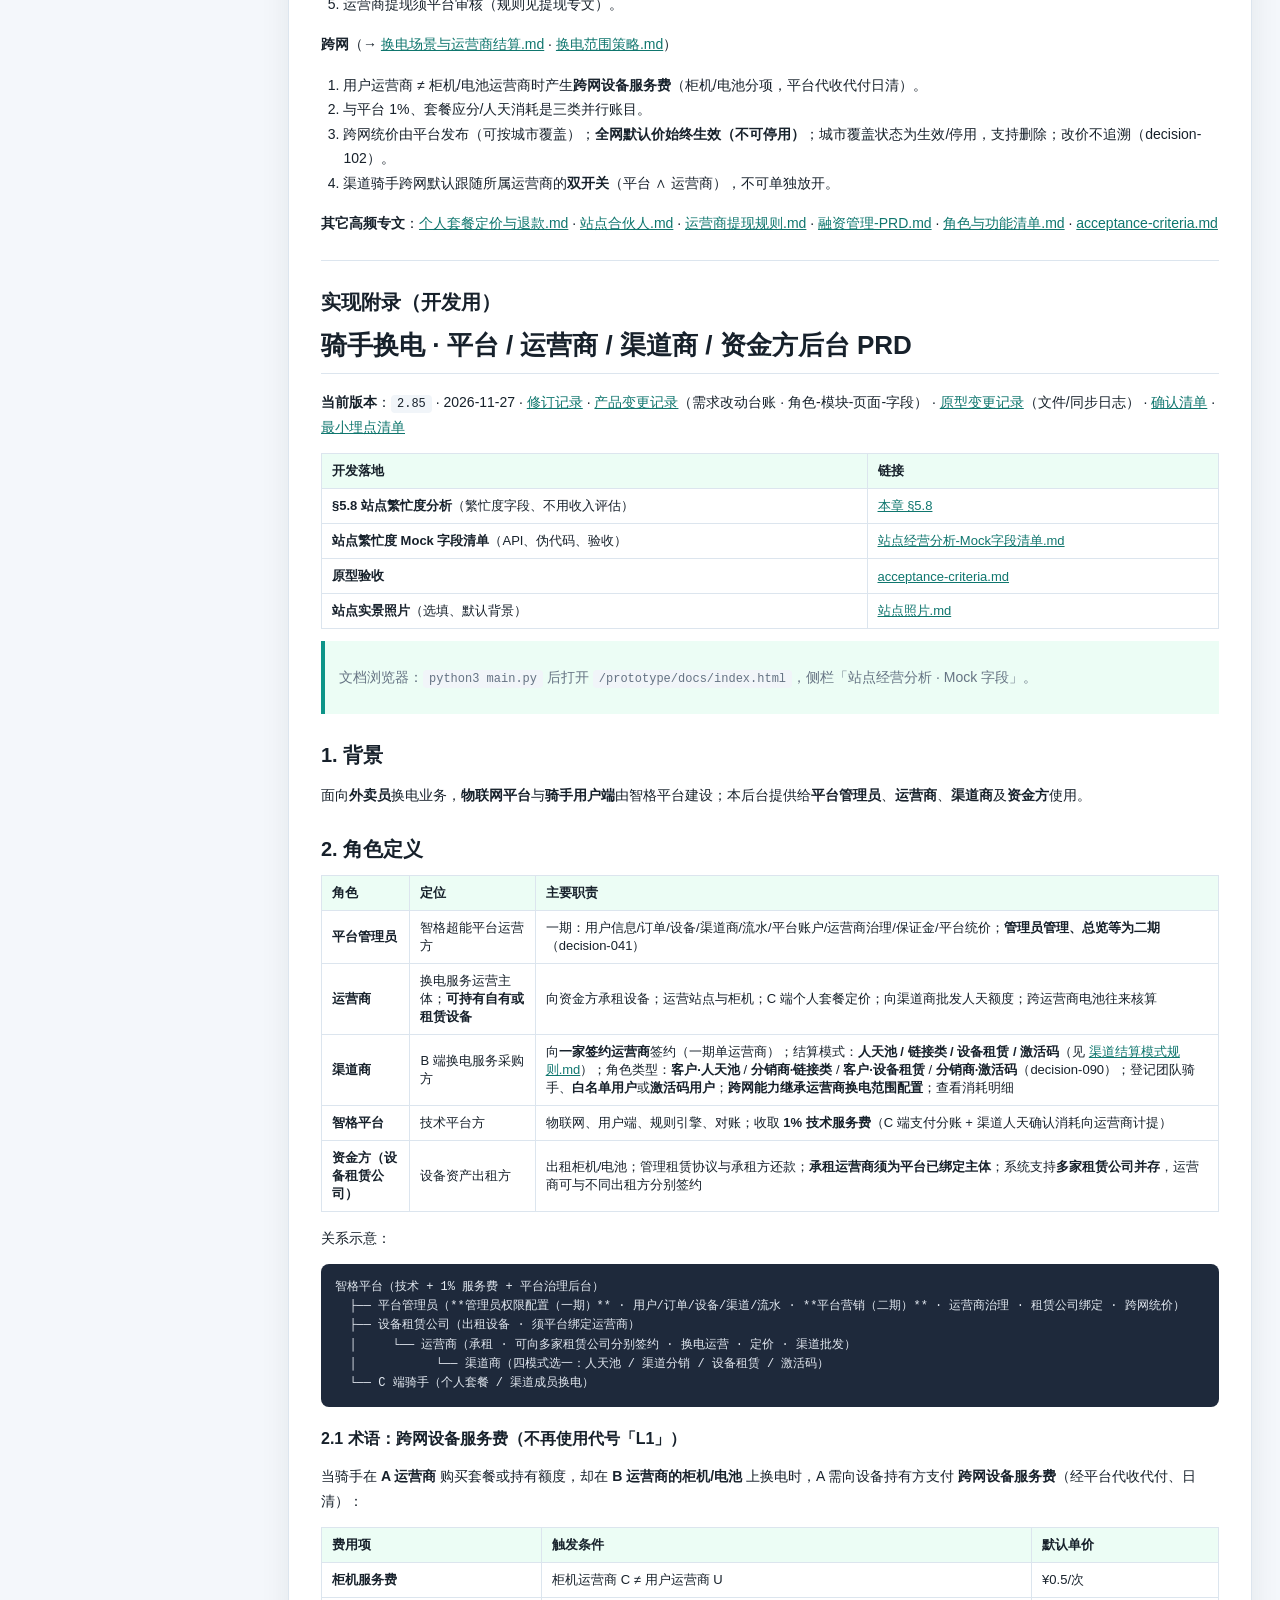
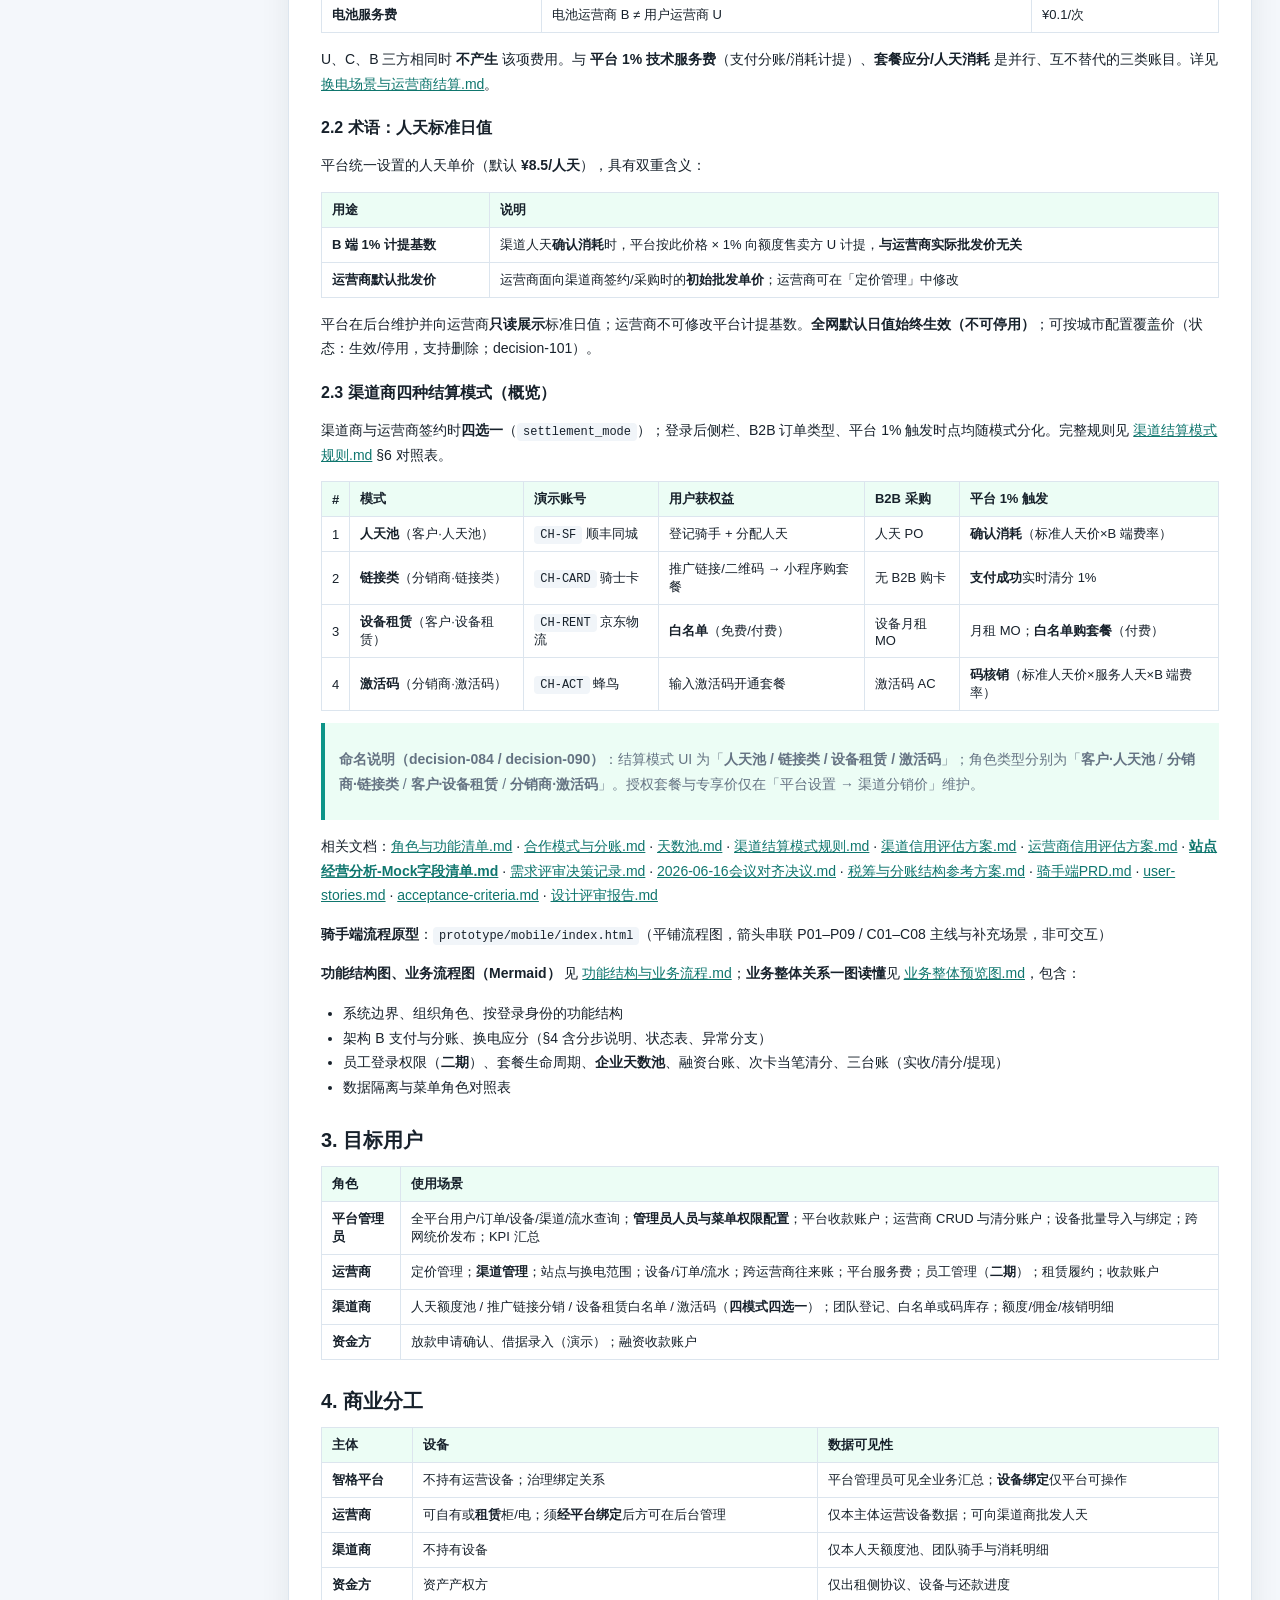
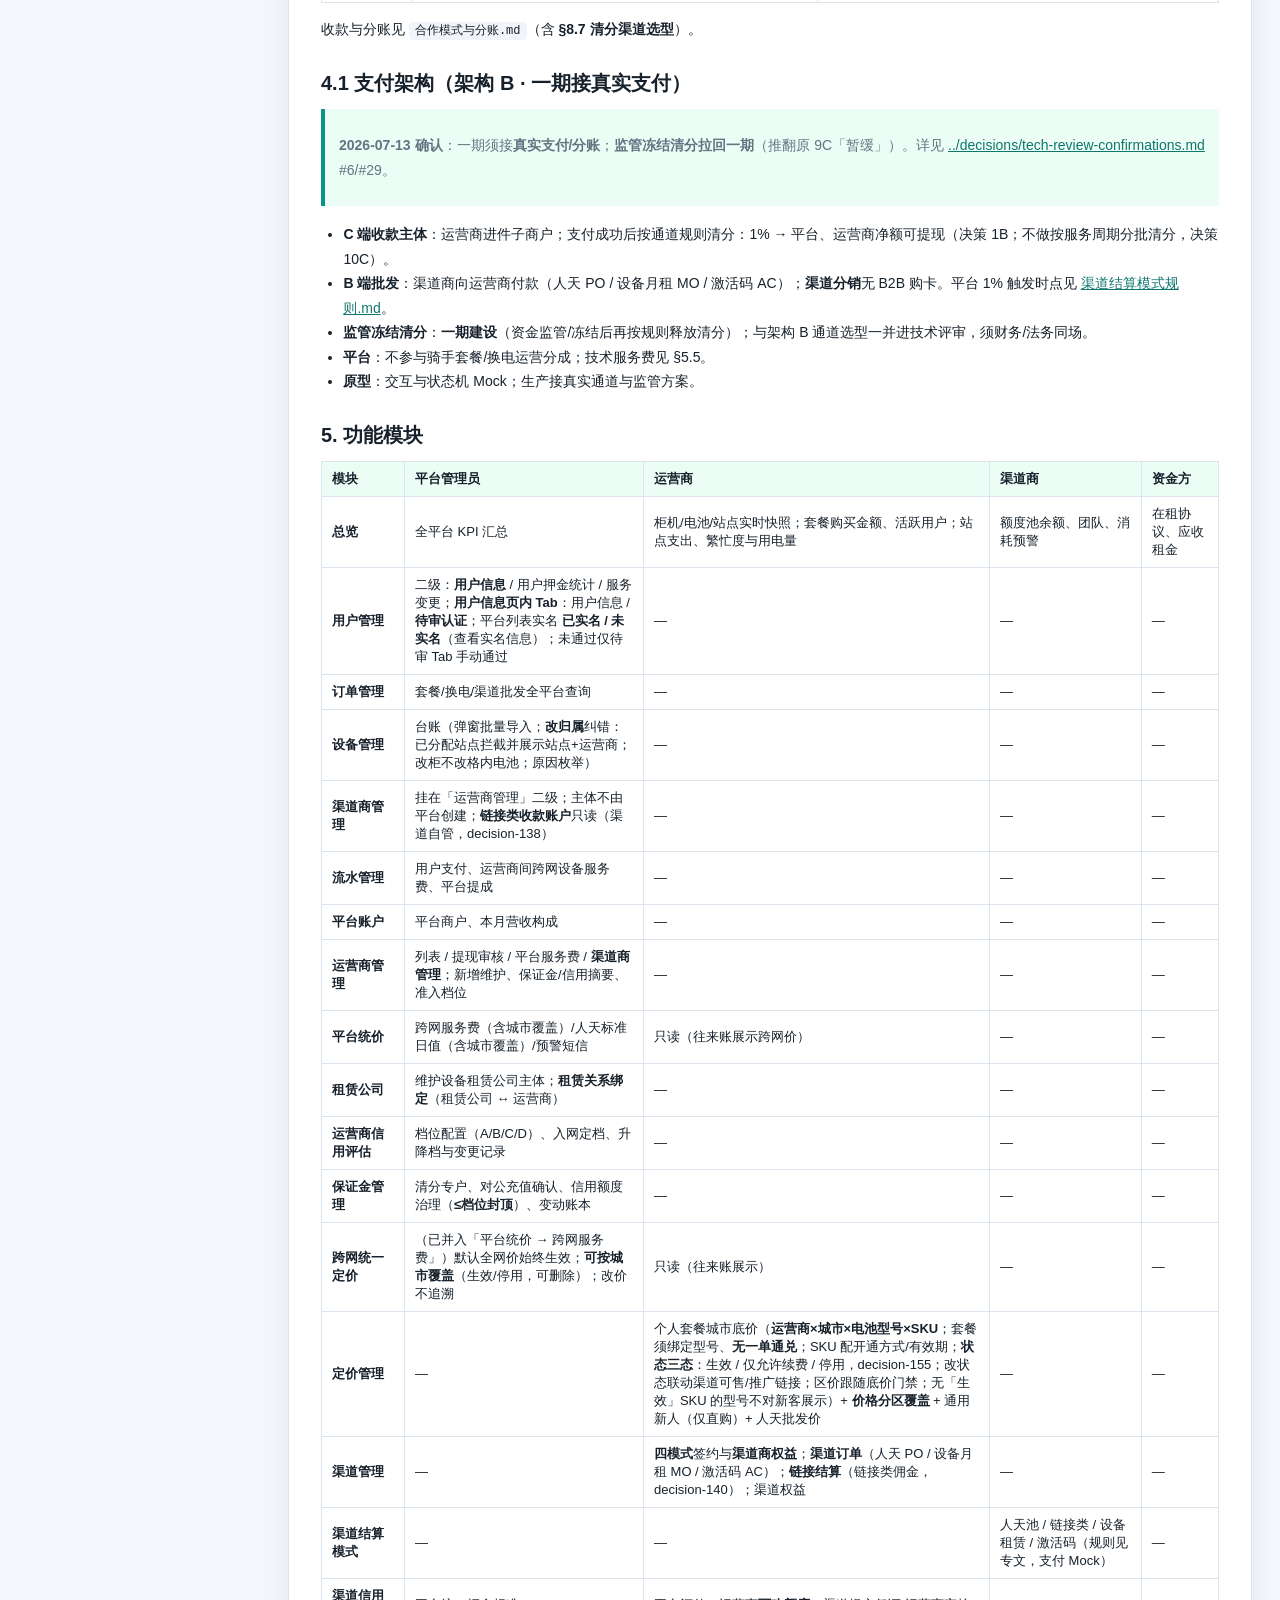
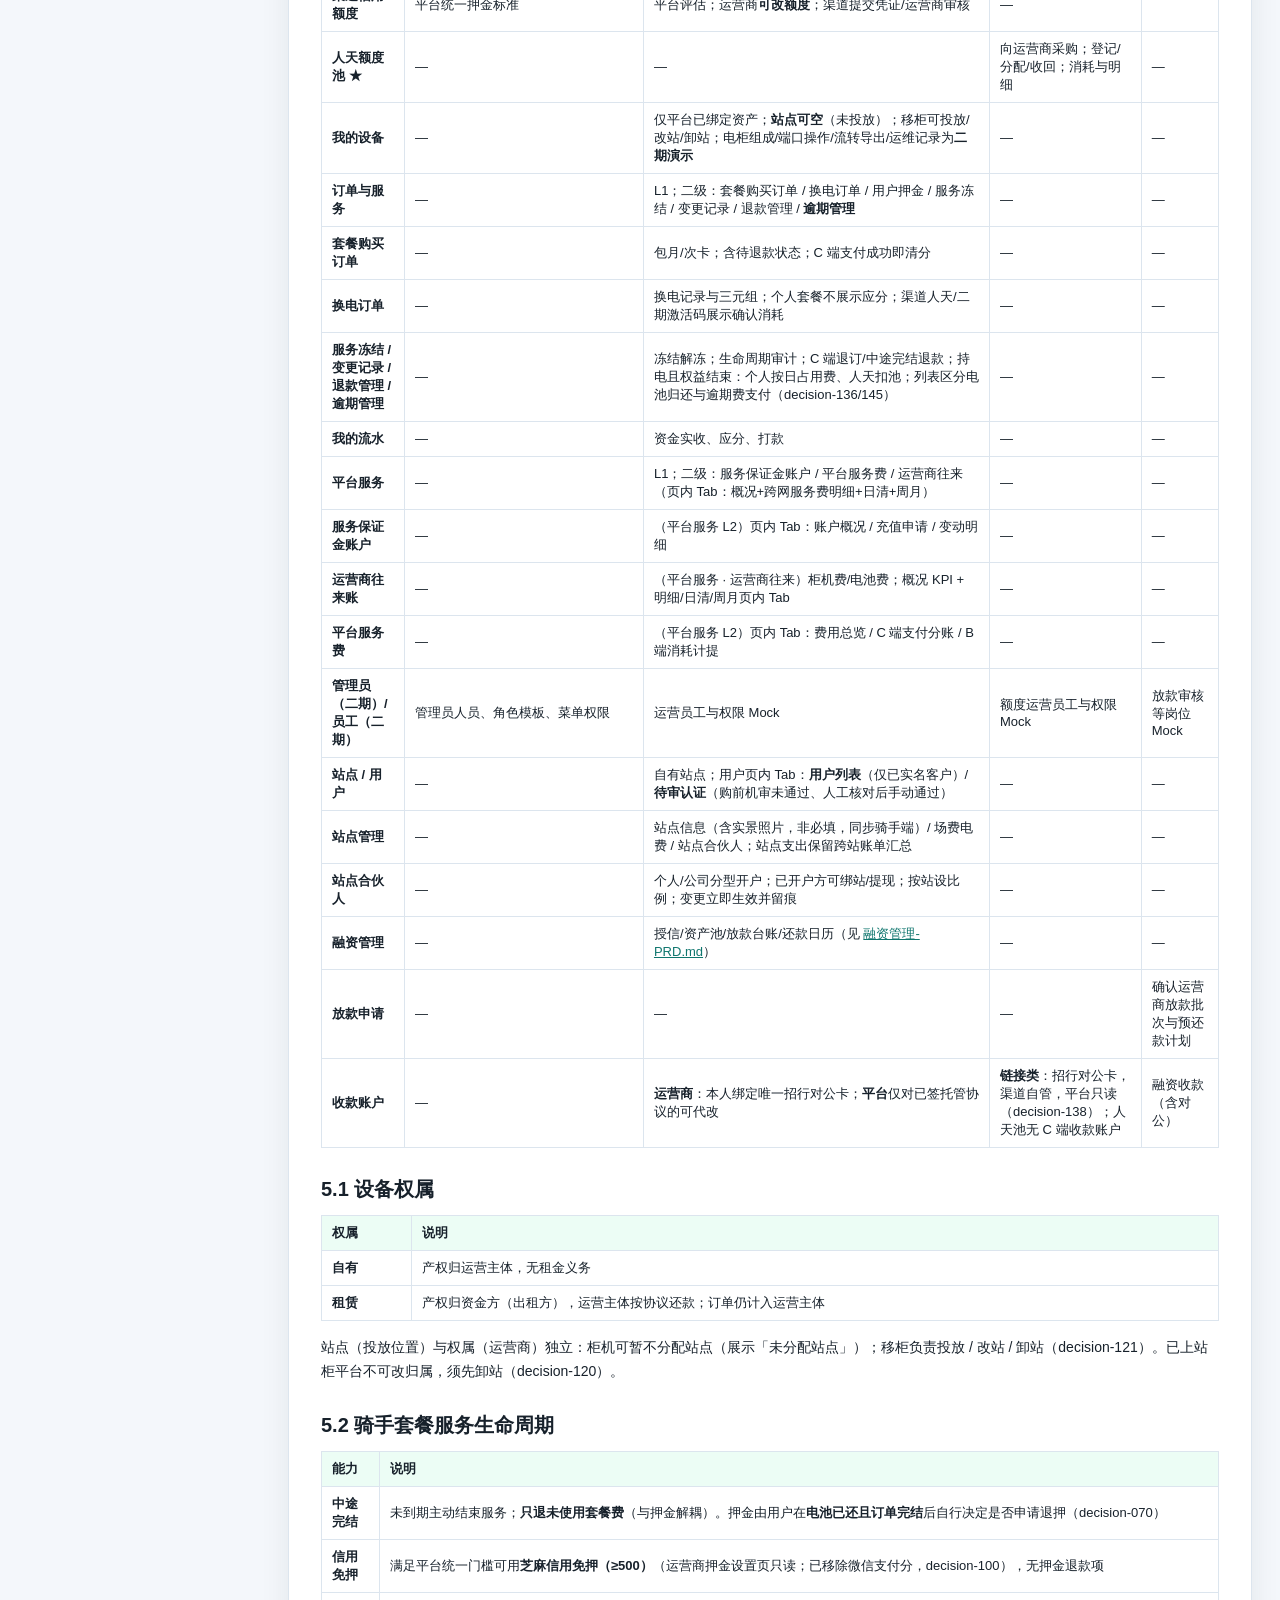
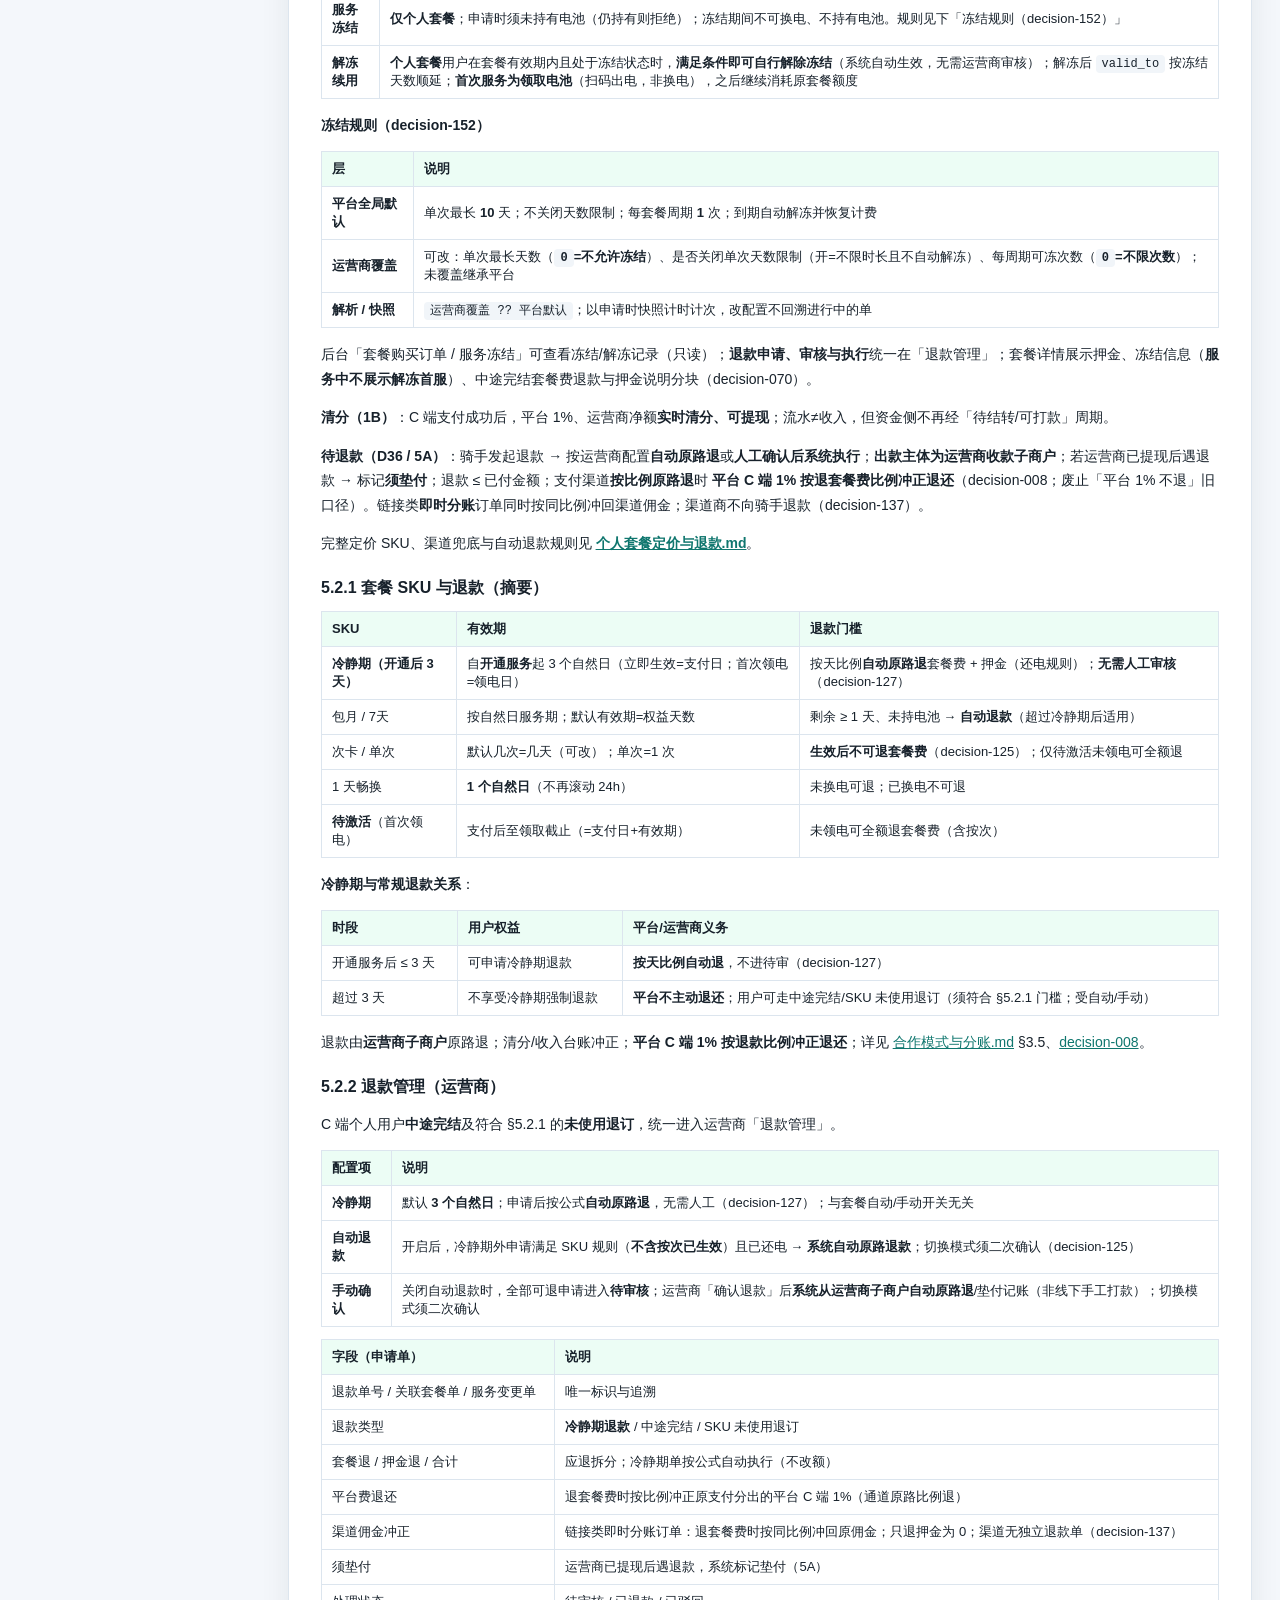
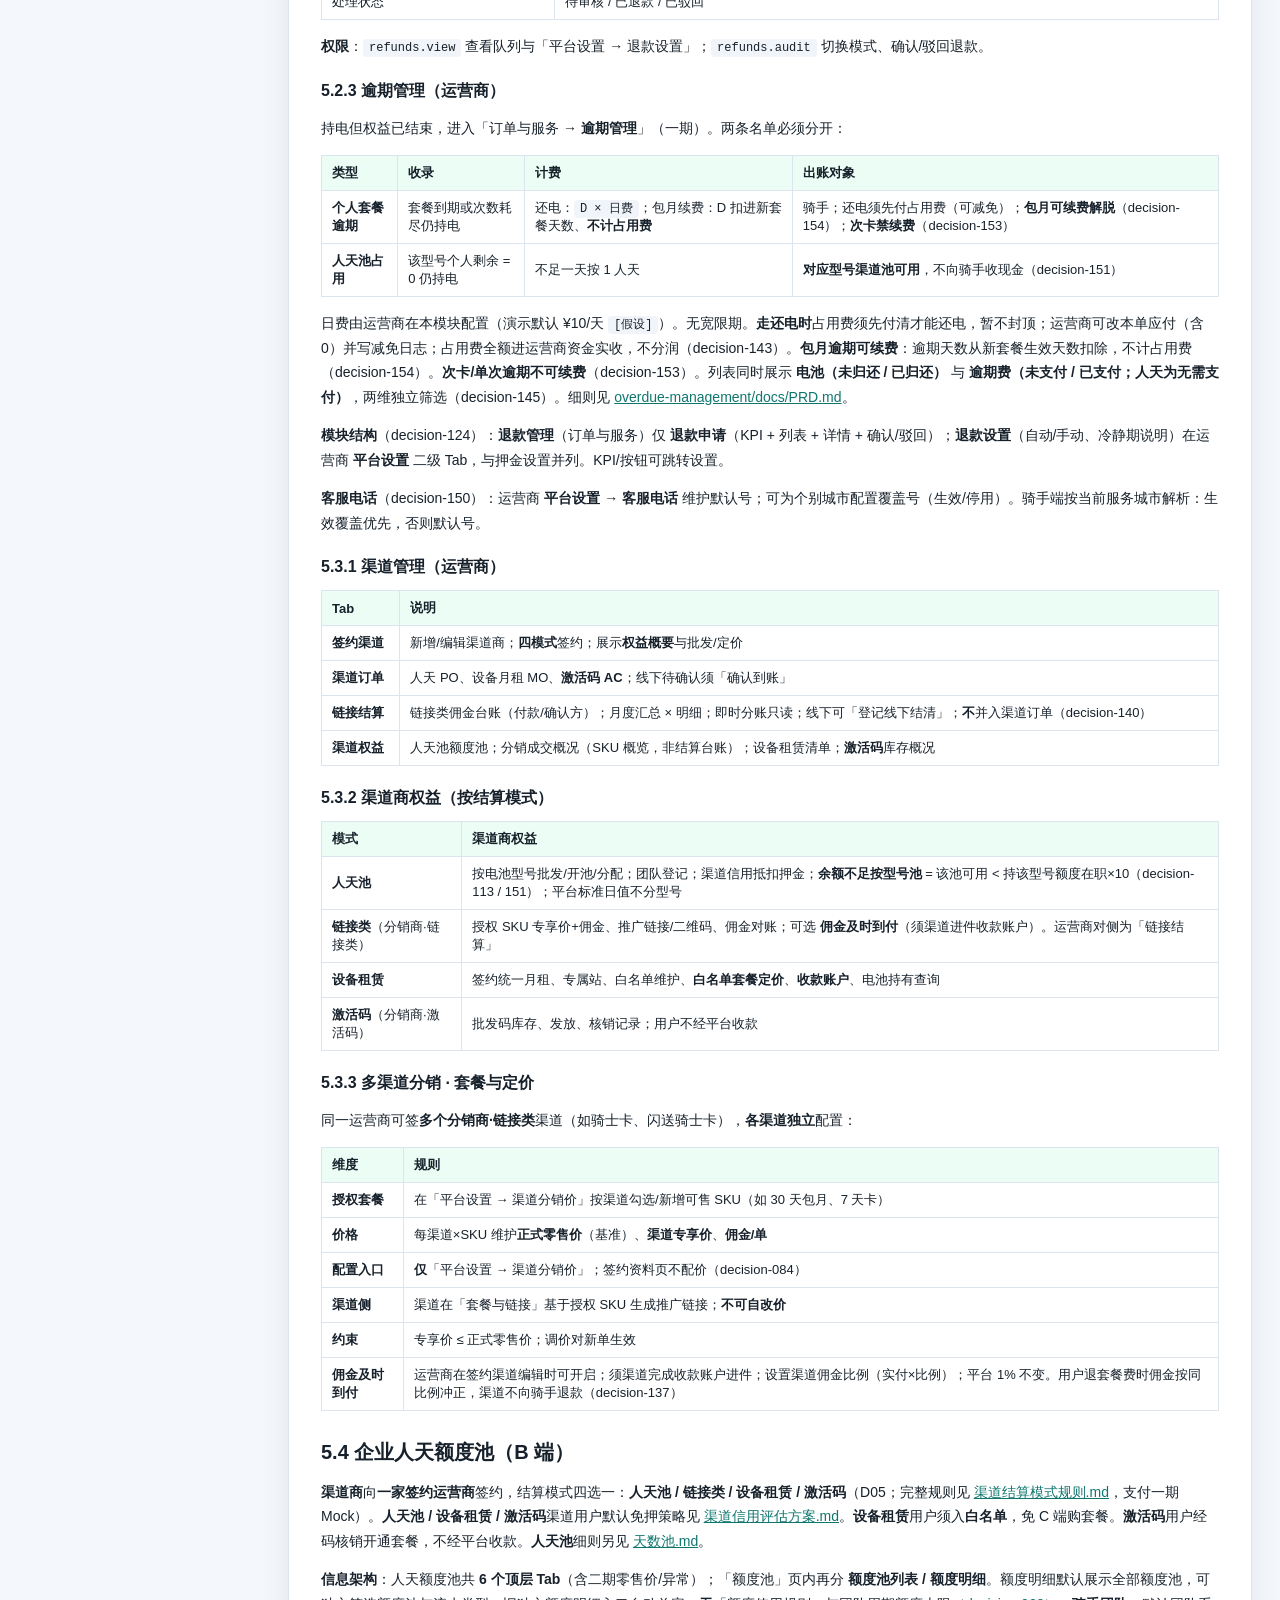
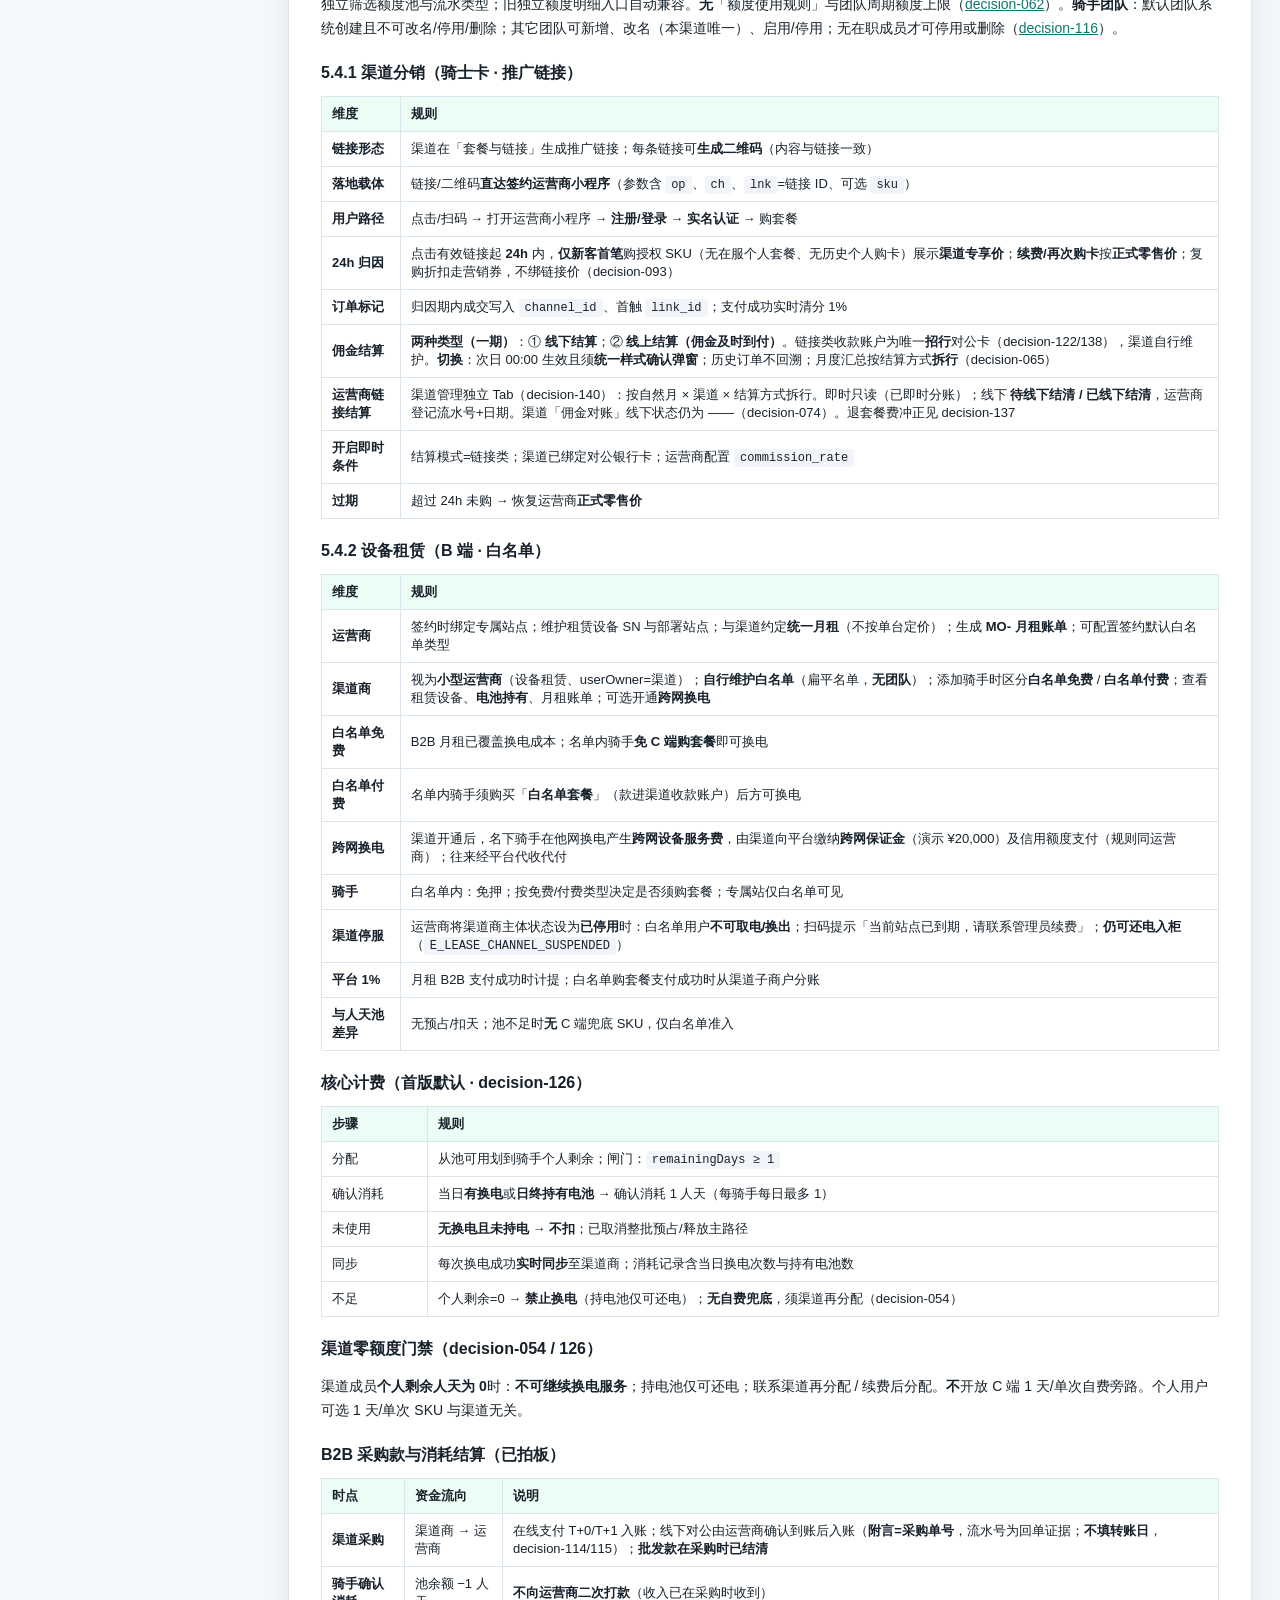
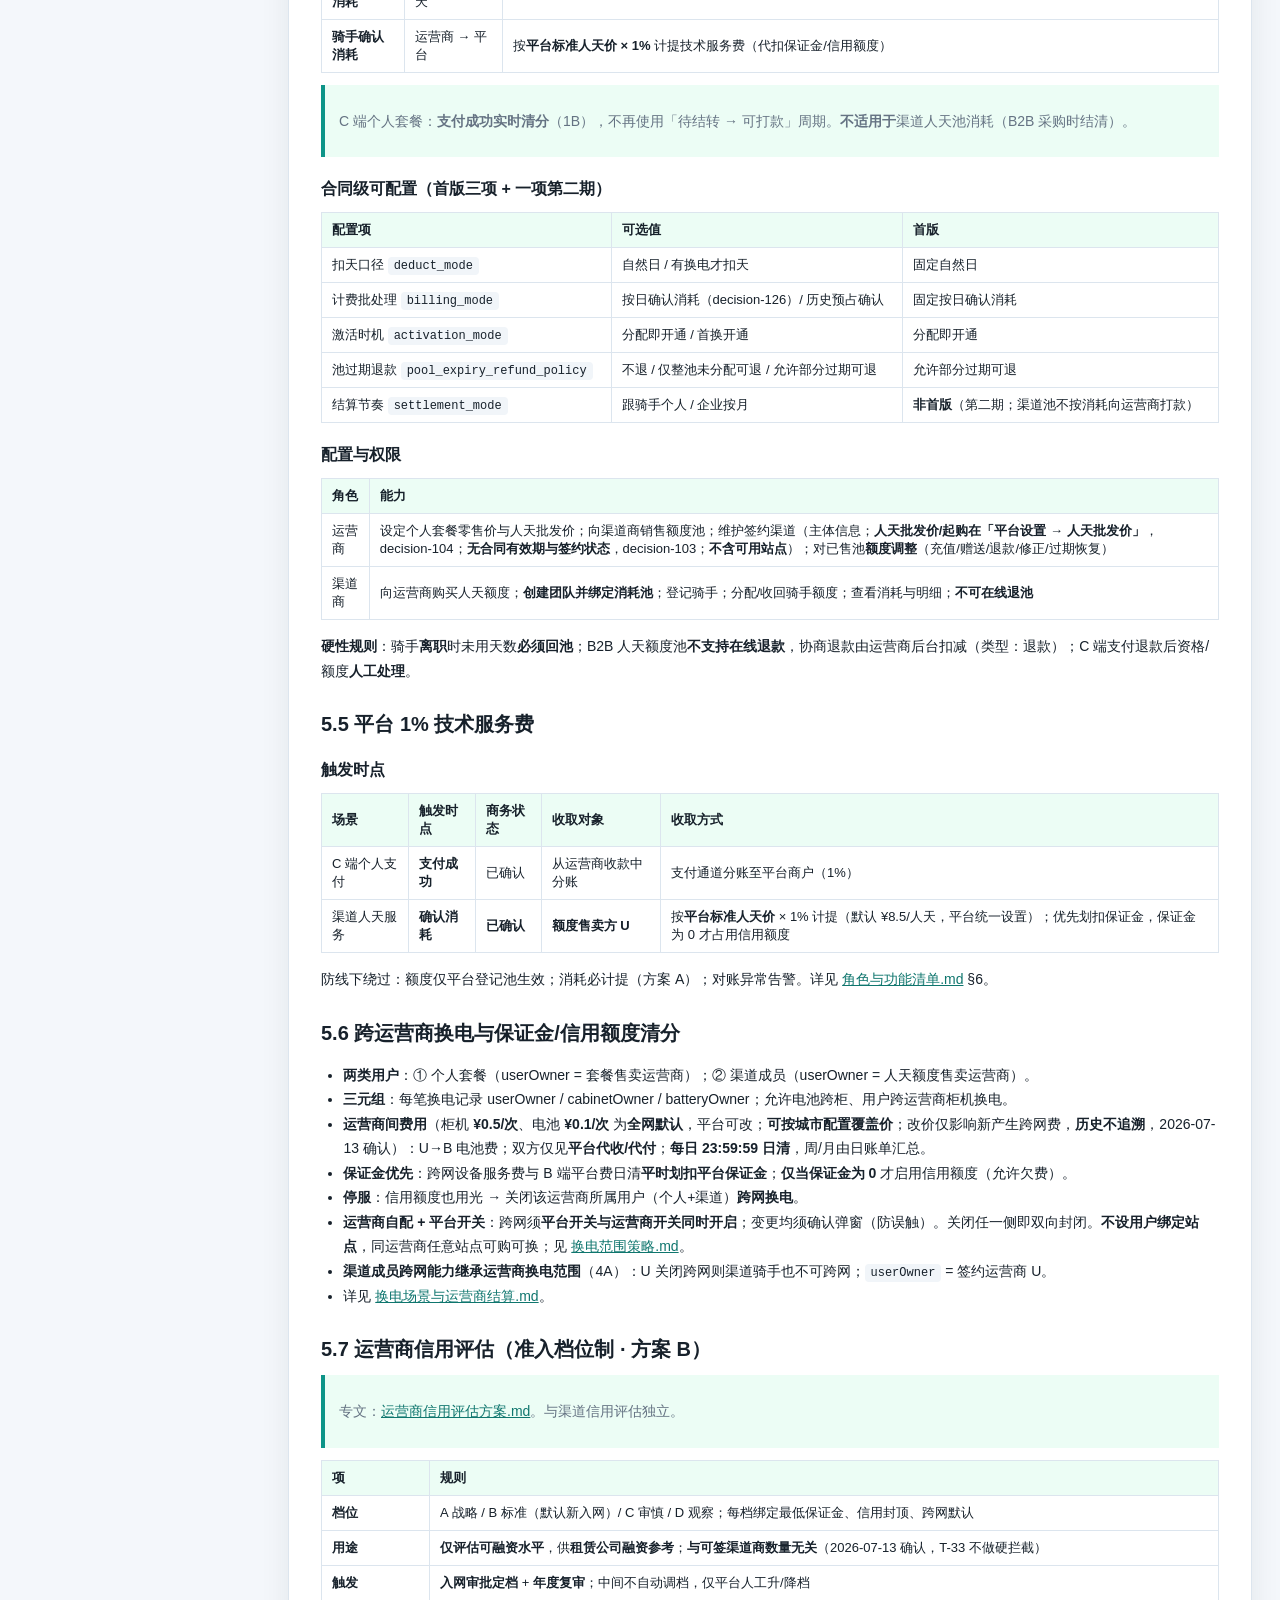
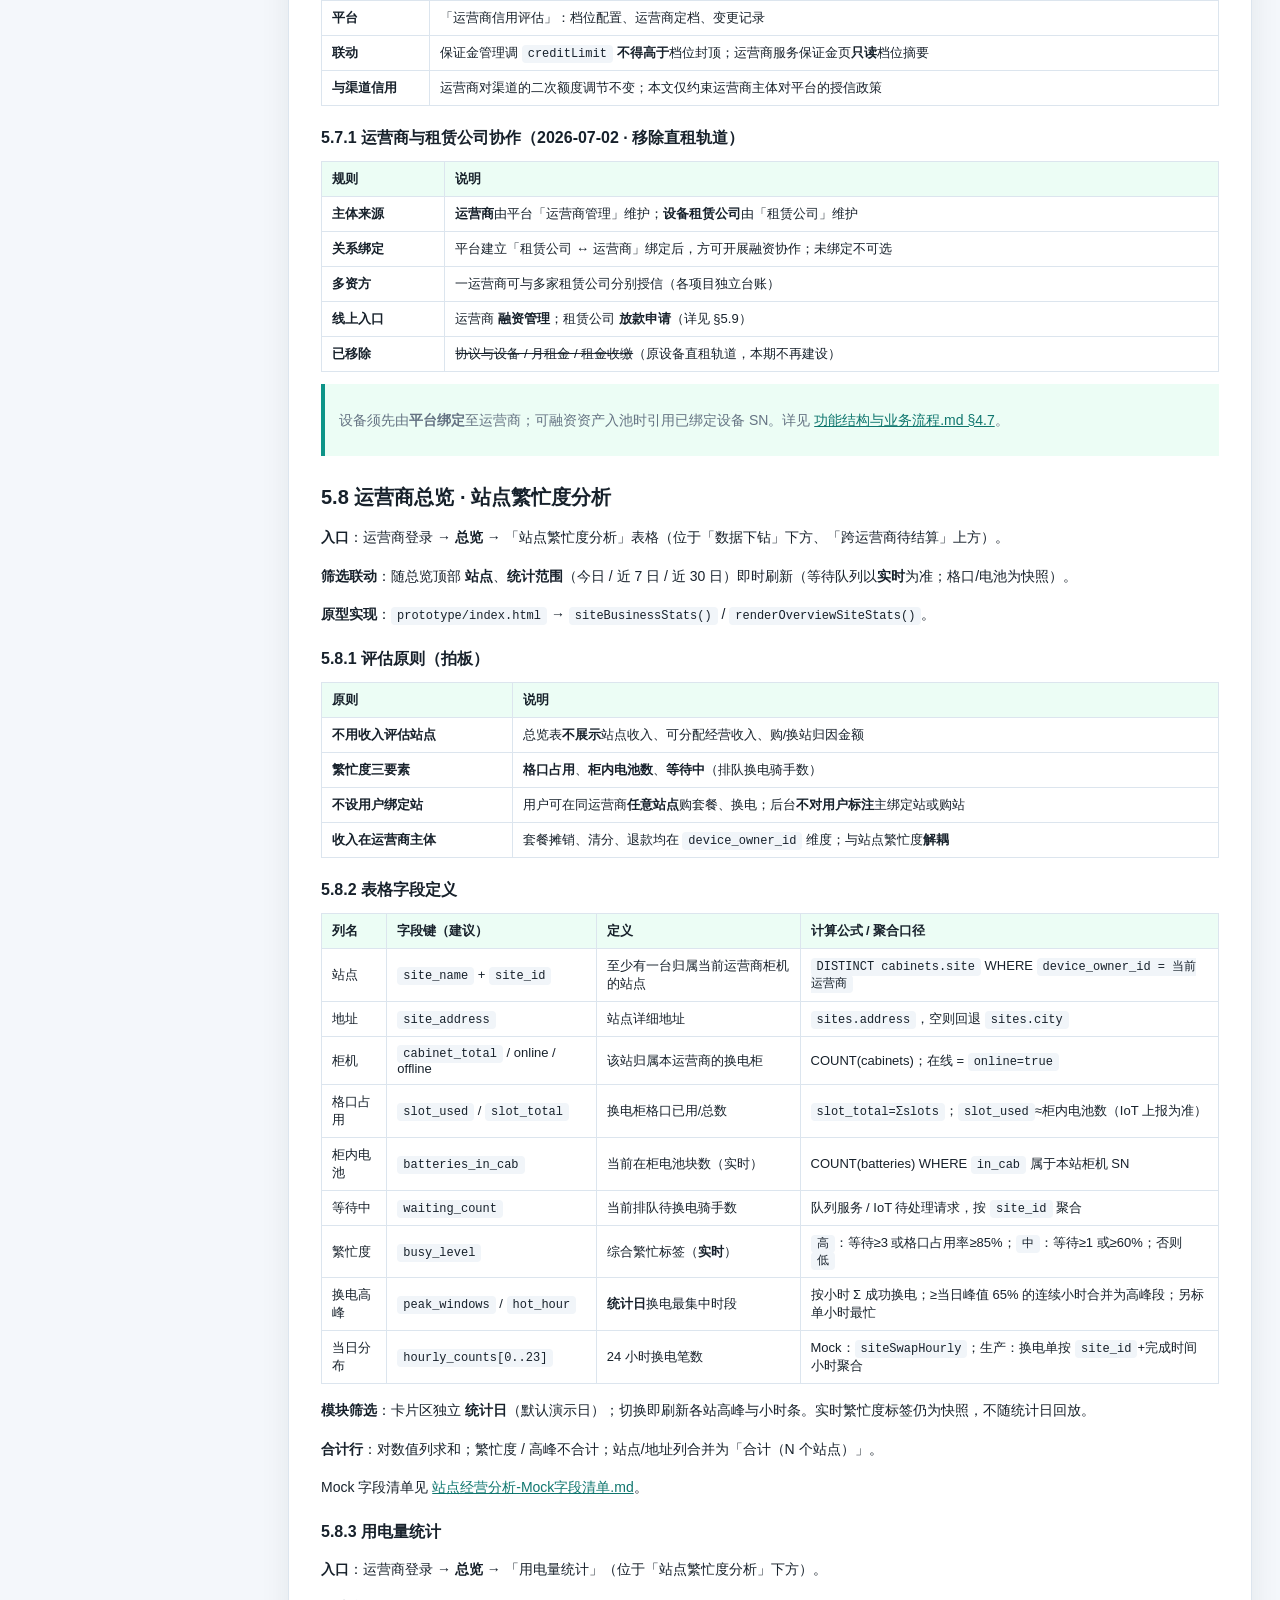
<file: docs/documentation/index.html>
<!doctype html>
<html lang="zh-CN">
<head>
  <meta charset="utf-8">
  <meta name="viewport" content="width=device-width, initial-scale=1">
  <title>产品文档 · 骑手换电</title>
  <style>
    :root {
      --bg: #f4f7fb; --surface: #fff; --ink: #17212b; --muted: #657383;
      --line: #dce5ee; --brand: #0d9488; --brand-dark: #0f766e; --brand-soft: #ecfdf5;
      --radius: 8px; --shadow: 0 10px 30px rgba(22, 33, 43, .08);
      --sidebar-w: 260px;
    }
    * { box-sizing: border-box; }
    body { margin: 0; font-family: "Microsoft YaHei", "PingFang SC", Arial, sans-serif; color: var(--ink); background: var(--bg); }
    a { color: var(--brand-dark); }
    .layout { display: grid; grid-template-columns: var(--sidebar-w) 1fr; min-height: 100vh; }
    .sidebar {
      background: #1a2332; color: #e8eef4; padding: 18px 14px; overflow-y: auto;
      position: sticky; top: 0; height: 100vh;
    }
    .sidebar h1 { margin: 0; font-size: 16px; }
    .sidebar .sub { font-size: 12px; color: #9aa8b8; margin: 6px 0 16px; line-height: 1.5; }
    .nav-links { display: grid; gap: 6px; margin-bottom: 18px; }
    .nav-links a {
      display: block; padding: 8px 10px; border-radius: var(--radius); font-size: 13px;
      color: #c5d0dc; text-decoration: none; background: rgba(255,255,255,.04);
    }
    .nav-links a:hover { background: rgba(13, 148, 136, .2); color: #fff; }
    .doc-group { margin-bottom: 14px; }
    .doc-group h2 { margin: 0 0 8px; font-size: 11px; text-transform: uppercase; letter-spacing: .04em; color: #7b8a9a; }
    .doc-list { display: grid; gap: 4px; }
    .doc-list button {
      border: none; background: transparent; color: #dce5ee; text-align: left;
      padding: 8px 10px; border-radius: var(--radius); font-size: 13px; cursor: pointer; width: 100%;
    }
    .doc-list button:hover { background: rgba(255,255,255,.06); }
    .doc-list button.active { background: rgba(13, 148, 136, .28); color: #fff; font-weight: 600; }
    .main { min-width: 0; padding: 20px 28px 40px; }
    .toolbar {
      display: flex; justify-content: space-between; align-items: center; gap: 12px; flex-wrap: wrap;
      margin-bottom: 16px; font-size: 13px; color: var(--muted);
    }
    .toolbar .file { font-weight: 600; color: var(--ink); }
    .article {
      background: var(--surface); border: 1px solid var(--line); border-radius: var(--radius);
      box-shadow: var(--shadow); padding: 28px 32px 36px; max-width: 1100px;
    }
    .article .loading, .article .error { color: var(--muted); font-size: 14px; }
    .md h1 { font-size: 26px; margin: 0 0 16px; padding-bottom: 10px; border-bottom: 1px solid var(--line); }
    .md h2 { font-size: 20px; margin: 28px 0 12px; }
    .md h3 { font-size: 16px; margin: 22px 0 10px; }
    .md p, .md li { font-size: 14px; line-height: 1.75; }
    .md ul, .md ol { padding-left: 1.4em; }
    .md table { width: 100%; border-collapse: collapse; font-size: 13px; margin: 12px 0; }
    .md th, .md td { border: 1px solid var(--line); padding: 8px 10px; text-align: left; }
    .md th { background: var(--brand-soft); }
    .md code { background: #f1f5f9; padding: 2px 6px; border-radius: 4px; font-size: 12px; }
    .md pre { background: #1e293b; color: #e2e8f0; padding: 14px; border-radius: var(--radius); overflow-x: auto; font-size: 12px; line-height: 1.6; }
    .md pre code { background: none; padding: 0; color: inherit; }
    .md blockquote { margin: 12px 0; padding: 10px 14px; border-left: 4px solid var(--brand); background: var(--brand-soft); color: var(--muted); }
    .md hr { border: none; border-top: 1px solid var(--line); margin: 24px 0; }
    .md .mermaid-wrap {
      margin: 18px 0; padding: 0; background: #fafbfc;
      border: 1px solid var(--line); border-radius: var(--radius); overflow: hidden;
    }
    .md .mermaid-toolbar {
      display: flex; align-items: center; justify-content: space-between; gap: 8px; flex-wrap: wrap;
      padding: 8px 12px; background: #f1f5f9; border-bottom: 1px solid var(--line);
      font-size: 12px; color: var(--muted);
    }
    .md .mermaid-toolbar .mermaid-title { font-weight: 600; color: var(--ink); max-width: 42%; overflow: hidden; text-overflow: ellipsis; white-space: nowrap; }
    .md .mermaid-toolbar .mermaid-actions { display: flex; gap: 6px; flex-wrap: wrap; }
    .md .mermaid-toolbar button {
      border: 1px solid var(--line); background: #fff; color: var(--ink);
      border-radius: 6px; padding: 5px 10px; font-size: 12px; cursor: pointer; line-height: 1.3;
    }
    .md .mermaid-toolbar button:hover { border-color: var(--brand); color: var(--brand-dark); background: var(--brand-soft); }
    .md .mermaid-toolbar button:disabled { opacity: .55; cursor: wait; }
    .md .mermaid-toolbar button.primary { background: var(--brand); color: #fff; border-color: var(--brand); }
    .md .mermaid-toolbar button.primary:hover { background: var(--brand-dark); border-color: var(--brand-dark); color: #fff; }
    .md .mermaid-viewport {
      padding: 20px 16px; overflow: auto; max-height: min(72vh, 820px);
      background: #fafbfc; -webkit-overflow-scrolling: touch;
    }
    .md .mermaid-wrap .mermaid { display: inline-block; min-width: 100%; text-align: center; min-height: 40px; }
    /* 不压扁大图：保留矢量原始宽度，横向滚动查看；下载走高清栅格 */
    .md .mermaid-wrap svg { max-width: none; height: auto; display: block; margin: 0 auto; }
    .md .mermaid-error {
      font-size: 12px; color: #c84545; padding: 10px 12px; background: #fff5f5;
      border-radius: 6px; margin: 8px 12px 12px;
    }
    .mermaid-lightbox {
      position: fixed; inset: 0; z-index: 1000; background: rgba(15, 23, 42, .72);
      display: none; flex-direction: column; padding: 16px;
    }
    .mermaid-lightbox.open { display: flex; }
    .mermaid-lightbox .lb-bar {
      display: flex; justify-content: space-between; align-items: center; gap: 10px; flex-wrap: wrap;
      color: #fff; margin-bottom: 10px; font-size: 13px;
    }
    .mermaid-lightbox .lb-bar .lb-actions { display: flex; gap: 8px; flex-wrap: wrap; }
    .mermaid-lightbox .lb-bar button {
      border: 1px solid rgba(255,255,255,.35); background: rgba(255,255,255,.12); color: #fff;
      border-radius: 6px; padding: 6px 12px; font-size: 12px; cursor: pointer;
    }
    .mermaid-lightbox .lb-bar button:hover { background: rgba(255,255,255,.22); }
    .mermaid-lightbox .lb-stage {
      flex: 1; min-height: 0; overflow: auto; background: #fff; border-radius: 10px;
      padding: 24px; display: flex; justify-content: flex-start; align-items: flex-start;
    }
    .mermaid-lightbox .lb-stage svg { max-width: none; height: auto; display: block; }
    .md .anchor-flash { animation: anchorFlash 1.2s ease; border-radius: 4px; }
    @keyframes anchorFlash {
      0%, 100% { background: transparent; }
      30% { background: #ecfdf5; box-shadow: inset 3px 0 0 #0d9488; }
    }
    @media (max-width: 900px) {
      .layout { grid-template-columns: 1fr; }
      .sidebar { position: relative; height: auto; }
    }
  </style>
</head>
<body>
  <div class="layout">
    <aside class="sidebar">
      <h1>产品文档</h1>
      <p class="sub">PRD · 业务规则 · 流程图 · 验收标准<br>与原型同步维护</p>
      <div class="nav-links">
        <a href="../index.html">← 运营商后台原型</a>
        <a href="../mobile/index.html">← 骑手端原型</a>
      </div>
      <div id="docNav"></div>
    </aside>
    <main class="main">
      <div class="toolbar">
        <span class="file" id="currentFile">—</span>
        <span id="loadStatus"></span>
      </div>
      <article class="article">
        <div id="content" class="md loading">加载中…</div>
      </article>
    </main>
  </div>

  <script src="vendor/marked.min.js"></script>
  <script src="vendor/mermaid.min.js"></script>
  <script src="../js/doc-catalog.js"></script>
  <script>
    const DOC_GROUPS = DocCatalog.DOC_GROUPS;

    function docFileUrl(file) {
      return DocCatalog.docFileUrlFromDocsPage(file);
    }

    function allDocs() {
      return DocCatalog.allDocs();
    }

    let currentDocFile = "";

    function slugifyHeading(text) {
      return text.trim()
        .replace(/\./g, "")
        .replace(/\s*·\s*/g, "--")
        .replace(/[（(][^）)]*[）)]/g, m => m.replace(/[（()）]/g, ""))
        .replace(/[：:、「」【】]/g, "")
        .replace(/\s+/g, "-")
        .replace(/-+/g, "-")
        .replace(/^-|-$/g, "")
        .toLowerCase();
    }

    function addHeadingIds(root) {
      root.querySelectorAll("h1,h2,h3,h4,h5").forEach(h => {
        if (!h.id) h.id = slugifyHeading(h.textContent);
      });
    }

    function scrollToAnchor(root, anchor) {
      if (!anchor) return;
      const id = decodeURIComponent(anchor);
      let el = document.getElementById(id);
      if (!el) {
        el = Array.from(root.querySelectorAll("h1,h2,h3,h4,h5")).find(h =>
          slugifyHeading(h.textContent) === id
        );
      }
      if (el) {
        requestAnimationFrame(() => el.scrollIntoView({ behavior: "smooth", block: "start" }));
        el.classList.add("anchor-flash");
        setTimeout(() => el.classList.remove("anchor-flash"), 1500);
      }
    }

    function parseLocationHash() {
      const raw = decodeURIComponent(location.hash.slice(1) || "");
      if (!raw) return { file: "PRD.md", anchor: "" };
      const match = raw.match(/^(.+?\.md)(?:#(.*))?$/);
      if (match) return { file: match[1], anchor: match[2] || "" };
      return { file: raw.endsWith(".md") ? raw : "PRD.md", anchor: "" };
    }

    function parseFileQuery() {
      try {
        const f = new URLSearchParams(location.search).get("file");
        if (f && f.endsWith(".md")) return decodeURIComponent(f);
      } catch (_) { /* ignore */ }
      return "";
    }

    function resolveDocLink(href, baseFile) {
      if (!href) return null;
      if (/^https?:\/\//i.test(href) || href.startsWith("mailto:")) return null;
      if (href.startsWith("file://") || href.startsWith("/Users/")) return { broken: true };

      let pathPart = href;
      let anchor = "";
      if (href.startsWith("#")) {
        anchor = decodeURIComponent(href.slice(1));
        return anchor ? { file: baseFile, anchor } : null;
      }
      const hashIdx = href.indexOf("#");
      if (hashIdx >= 0) {
        anchor = decodeURIComponent(href.slice(hashIdx + 1));
        pathPart = href.slice(0, hashIdx);
      }
      if (pathPart.startsWith("./")) pathPart = pathPart.slice(2);
      if (!pathPart) return { file: baseFile, anchor };

      if (!pathPart.endsWith(".md")) return null;

      const baseDir = baseFile.includes("/") ? baseFile.replace(/[^/]+$/, "") : "";
      const stack = [];
      for (const seg of (baseDir + pathPart).split("/")) {
        if (!seg || seg === ".") continue;
        if (seg === "..") stack.pop();
        else stack.push(seg);
      }
      return { file: stack.join("/"), anchor };
    }

    function setDocHash(file, anchor, push) {
      const h = anchor ? `${file}#${anchor}` : file;
      if (push) location.hash = h;
      else history.replaceState(null, "", "#" + h);
    }

    function prepareMermaidBlocks(root) {
      root.querySelectorAll("pre code.language-mermaid").forEach((code, idx) => {
        const pre = code.parentElement;
        const wrap = document.createElement("div");
        wrap.className = "mermaid-wrap";
        wrap.dataset.diagramIndex = String(idx + 1);
        const diagram = document.createElement("div");
        diagram.className = "mermaid";
        diagram.textContent = code.textContent.trim();
        const viewport = document.createElement("div");
        viewport.className = "mermaid-viewport";
        viewport.appendChild(diagram);
        wrap.appendChild(viewport);
        pre.replaceWith(wrap);
      });
    }

    let mermaidReady = false;
    const RASTER_SCALE = 3;
    const MAX_CANVAS_PIXELS = 16 * 1024 * 1024;

    function diagramBasename(wrap, index) {
      const heading = wrap.previousElementSibling;
      let title = "";
      if (heading && /^H[1-6]$/i.test(heading.tagName)) title = heading.textContent.trim();
      if (!title) title = "diagram-" + index;
      return (title || "diagram")
        .replace(/[\\/:*?"<>|]+/g, "-")
        .replace(/\s+/g, "-")
        .replace(/-+/g, "-")
        .replace(/^-|-$/g, "")
        .slice(0, 80) || ("diagram-" + index);
    }

    function pickSafeScale(w, h) {
      for (let s = RASTER_SCALE; s >= 1; s--) {
        if (w * s * h * s <= MAX_CANVAS_PIXELS) return s;
      }
      return 1;
    }

    function getSvgMetrics(svg) {
      const vb = svg.viewBox && svg.viewBox.baseVal;
      let w = vb && vb.width ? vb.width : 0;
      let h = vb && vb.height ? vb.height : 0;
      if (!w || !h) {
        try {
          const box = svg.getBBox();
          w = w || box.width;
          h = h || box.height;
        } catch (_) { /* ignore */ }
      }
      if (!w || !h) {
        const rect = svg.getBoundingClientRect();
        w = w || rect.width || parseFloat(svg.getAttribute("width")) || 800;
        h = h || rect.height || parseFloat(svg.getAttribute("height")) || 600;
      }
      return { width: Math.ceil(w), height: Math.ceil(h) };
    }

    function serializeMermaidSvg(svg, scale) {
      scale = scale || 1;
      const clone = svg.cloneNode(true);
      const { width, height } = getSvgMetrics(svg);
      clone.setAttribute("width", String(width * scale));
      clone.setAttribute("height", String(height * scale));
      if (!clone.getAttribute("viewBox") && width && height) {
        clone.setAttribute("viewBox", `0 0 ${width} ${height}`);
      }
      clone.setAttribute("xmlns", "http://www.w3.org/2000/svg");
      if (!clone.getAttribute("xmlns:xlink")) {
        clone.setAttribute("xmlns:xlink", "http://www.w3.org/1999/xlink");
      }
      // 去掉交互态缩放，导出按矢量真实尺寸
      clone.style.maxWidth = "none";
      clone.style.width = (width * scale) + "px";
      clone.style.height = (height * scale) + "px";

      const style = document.createElementNS("http://www.w3.org/2000/svg", "style");
      style.textContent = `
        svg { font-family: "Microsoft YaHei", "PingFang SC", Arial, sans-serif; background: #ffffff; }
        .nodeLabel, .edgeLabel, .label, text { font-family: "Microsoft YaHei", "PingFang SC", Arial, sans-serif; }
      `;
      clone.insertBefore(style, clone.firstChild);

      const bg = document.createElementNS("http://www.w3.org/2000/svg", "rect");
      bg.setAttribute("width", "100%");
      bg.setAttribute("height", "100%");
      bg.setAttribute("fill", "#ffffff");
      clone.insertBefore(bg, style.nextSibling);

      return {
        svgString: new XMLSerializer().serializeToString(clone),
        width: width * scale,
        height: height * scale
      };
    }

    function triggerDownload(blob, filename) {
      const url = URL.createObjectURL(blob);
      const a = document.createElement("a");
      a.href = url;
      a.download = filename;
      document.body.appendChild(a);
      a.click();
      a.remove();
      setTimeout(() => URL.revokeObjectURL(url), 1500);
    }

    function downloadSvg(svg, filename) {
      const data = serializeMermaidSvg(svg, 1);
      const blob = new Blob([data.svgString], { type: "image/svg+xml;charset=utf-8" });
      triggerDownload(blob, filename.endsWith(".svg") ? filename : filename + ".svg");
    }

    function downloadPngHd(svg, filename) {
      const { width, height } = getSvgMetrics(svg);
      const scale = pickSafeScale(width, height);
      const data = serializeMermaidSvg(svg, scale);
      const svgBlob = new Blob([data.svgString], { type: "image/svg+xml;charset=utf-8" });
      const svgUrl = URL.createObjectURL(svgBlob);
      return new Promise((resolve, reject) => {
        const img = new Image();
        img.onload = () => {
          try {
            const canvas = document.createElement("canvas");
            canvas.width = data.width;
            canvas.height = data.height;
            const ctx = canvas.getContext("2d");
            ctx.fillStyle = "#ffffff";
            ctx.fillRect(0, 0, canvas.width, canvas.height);
            ctx.drawImage(img, 0, 0);
            URL.revokeObjectURL(svgUrl);
            canvas.toBlob(blob => {
              if (!blob) { reject(new Error("PNG 生成失败")); return; }
              triggerDownload(blob, (filename.endsWith(".png") ? filename : filename + ".png"));
              resolve({ scale, width: data.width, height: data.height });
            }, "image/png");
          } catch (err) {
            URL.revokeObjectURL(svgUrl);
            reject(err);
          }
        };
        img.onerror = () => {
          URL.revokeObjectURL(svgUrl);
          reject(new Error("SVG 栅格化失败（若图含复杂 HTML 标签，请改下 SVG）"));
        };
        img.src = svgUrl;
      });
    }

    function ensureLightbox() {
      let lb = document.getElementById("mermaidLightbox");
      if (lb) return lb;
      lb = document.createElement("div");
      lb.id = "mermaidLightbox";
      lb.className = "mermaid-lightbox";
      lb.innerHTML = `
        <div class="lb-bar">
          <span id="lbTitle">流程图预览</span>
          <div class="lb-actions">
            <button type="button" data-lb="png">下载 PNG 高清</button>
            <button type="button" data-lb="svg">下载 SVG</button>
            <button type="button" data-lb="close">关闭 · Esc</button>
          </div>
        </div>
        <div class="lb-stage" id="lbStage"></div>`;
      document.body.appendChild(lb);
      lb.addEventListener("click", e => {
        if (e.target === lb) closeLightbox();
      });
      document.addEventListener("keydown", e => {
        if (e.key === "Escape" && lb.classList.contains("open")) closeLightbox();
      });
      return lb;
    }

    let lightboxSvg = null;
    let lightboxName = "diagram";

    function openLightbox(svg, title, basename) {
      const lb = ensureLightbox();
      const stage = document.getElementById("lbStage");
      document.getElementById("lbTitle").textContent = title || "流程图预览";
      stage.innerHTML = "";
      const clone = svg.cloneNode(true);
      clone.style.maxWidth = "none";
      stage.appendChild(clone);
      lightboxSvg = svg;
      lightboxName = basename;
      lb.classList.add("open");
      lb.querySelector('[data-lb="png"]').onclick = async () => {
        const btn = lb.querySelector('[data-lb="png"]');
        btn.disabled = true;
        try { await downloadPngHd(lightboxSvg, lightboxName + "-hd"); }
        catch (err) { alert(err.message || String(err)); }
        finally { btn.disabled = false; }
      };
      lb.querySelector('[data-lb="svg"]').onclick = () => downloadSvg(lightboxSvg, lightboxName);
      lb.querySelector('[data-lb="close"]').onclick = closeLightbox;
    }

    function closeLightbox() {
      const lb = document.getElementById("mermaidLightbox");
      if (lb) lb.classList.remove("open");
      lightboxSvg = null;
    }

    function attachMermaidToolbars(root) {
      root.querySelectorAll(".mermaid-wrap").forEach((wrap, i) => {
        if (wrap.querySelector(".mermaid-toolbar")) return;
        const svg = wrap.querySelector("svg");
        if (!svg) return;
        const index = i + 1;
        const basename = diagramBasename(wrap, index);
        const metrics = getSvgMetrics(svg);
        const toolbar = document.createElement("div");
        toolbar.className = "mermaid-toolbar";
        toolbar.innerHTML = `
          <span class="mermaid-title">图 ${index} · ${basename}</span>
          <div class="mermaid-actions">
            <button type="button" data-act="zoom">放大查看</button>
            <button type="button" data-act="svg">下载 SVG</button>
            <button type="button" class="primary" data-act="png">下载 PNG 高清 ×${RASTER_SCALE}</button>
          </div>`;
        const hint = document.createElement("span");
        hint.style.cssText = "display:block;width:100%;font-size:11px;color:#94a3b8;margin-top:2px";
        hint.textContent = `矢量尺寸约 ${metrics.width}×${metrics.height}px · 可横向滚动；PNG 按 ${RASTER_SCALE}× 栅格化`;
        toolbar.appendChild(hint);

        const viewport = wrap.querySelector(".mermaid-viewport") || wrap;
        wrap.insertBefore(toolbar, viewport);

        toolbar.querySelector('[data-act="zoom"]').onclick = () =>
          openLightbox(svg, `图 ${index} · ${basename}`, basename);
        toolbar.querySelector('[data-act="svg"]').onclick = () =>
          downloadSvg(svg, basename);
        toolbar.querySelector('[data-act="png"]').onclick = async (ev) => {
          const btn = ev.currentTarget;
          const old = btn.textContent;
          btn.disabled = true;
          btn.textContent = "生成中…";
          try {
            const r = await downloadPngHd(svg, basename + "-hd");
            btn.textContent = `已下载 ${r.width}×${r.height}`;
            setTimeout(() => { btn.textContent = old; }, 1600);
          } catch (err) {
            alert("高清 PNG 导出失败：" + (err.message || err) + "\n可改下「下载 SVG」后用本地工具转 PNG。");
            btn.textContent = old;
          } finally {
            btn.disabled = false;
          }
        };
      });
    }

    async function renderMermaidDiagrams(root) {
      const nodes = root.querySelectorAll(".mermaid");
      if (!nodes.length || typeof mermaid === "undefined") return;
      if (!mermaidReady) {
        mermaid.initialize({
          startOnLoad: false,
          theme: "base",
          themeVariables: {
            primaryColor: "#ecfdf5",
            primaryTextColor: "#17212b",
            primaryBorderColor: "#0d9488",
            lineColor: "#5b6b7a",
            secondaryColor: "#f0fdfa",
            tertiaryColor: "#f8fafc",
            fontFamily: '"Microsoft YaHei", "PingFang SC", Arial, sans-serif'
          },
          /* useMaxWidth:false → 保留图原始宽度，避免压成一团看不清；htmlLabels:false → PNG 栅格化更稳 */
          flowchart: { useMaxWidth: false, htmlLabels: false, curve: "basis" },
          sequence: { useMaxWidth: false, wrap: true },
          state: { useMaxWidth: false },
          er: { useMaxWidth: false },
          gantt: { useMaxWidth: false },
          securityLevel: "loose"
        });
        mermaidReady = true;
      }
      try {
        await mermaid.run({ nodes: Array.from(nodes), suppressErrors: true });
        attachMermaidToolbars(root);
      } catch (err) {
        nodes.forEach(node => {
          if (node.querySelector("svg")) return;
          const errDiv = document.createElement("div");
          errDiv.className = "mermaid-error";
          errDiv.textContent = "流程图渲染失败，请检查 Mermaid 语法。";
          node.closest(".mermaid-wrap")?.appendChild(errDiv);
        });
        attachMermaidToolbars(root);
        console.error("mermaid", err);
      }
    }

    function renderNav(activeFile) {
      const nav = document.getElementById("docNav");
      nav.innerHTML = DOC_GROUPS.map(g => `
        <div class="doc-group">
          <h2>${g.title}</h2>
          <div class="doc-list">
            ${g.items.map(it => `
              <button type="button" class="${it.file === activeFile ? "active" : ""}" data-doc="${it.file}">${it.label}</button>
            `).join("")}
          </div>
        </div>`).join("");
      nav.querySelectorAll("[data-doc]").forEach(btn => {
        btn.onclick = () => loadDoc(btn.dataset.doc, true);
      });
    }

    async function loadDoc(file, pushHash, anchor) {
      const content = document.getElementById("content");
      const status = document.getElementById("loadStatus");
      currentDocFile = file;
      const label = allDocs().find(d => d.file === file)?.label || file;
      document.getElementById("currentFile").textContent = label;
      content.className = "md loading";
      content.textContent = "加载中…";
      status.textContent = "";
      renderNav(file);
      if (pushHash) setDocHash(file, anchor || "", true);
      else if (anchor) setDocHash(file, anchor, false);

      if (location.protocol === "file:") {
        content.className = "md error";
        content.innerHTML = `<p><strong>无法通过本地文件路径打开文档。</strong></p>
          <p>请在项目目录执行 <code>python3 main.py</code>，然后访问：</p>
          <ul>
            <li><a href="http://127.0.0.1:8766/prototype/docs/index.html">http://127.0.0.1:8766/prototype/docs/index.html</a>（推荐）</li>
          </ul>`;
        return;
      }
      if (typeof marked === "undefined") {
        content.className = "md error";
        content.innerHTML = `<p>Markdown 渲染库未加载，请确认 <code>vendor/marked.min.js</code> 存在，并通过 <code>python3 main.py</code> 访问。</p>`;
        return;
      }

      try {
        const url = docFileUrl(file);
        const res = await fetch(url);
        if (!res.ok) throw new Error("HTTP " + res.status + " · " + url);
        const md = await res.text();
        if (!md.trim()) throw new Error("文档为空，请执行 ./scripts/sync-pages.sh 或重启 python3 main.py");
        if (md.trim().startsWith("<!") || md.includes("<html")) {
          throw new Error("返回了 HTML 而非 Markdown，请通过 http://127.0.0.1:8766/prototype/docs/index.html 打开");
        }
        content.className = "md";
        content.innerHTML = marked.parse(md, { gfm: true, breaks: false });
        addHeadingIds(content);
        prepareMermaidBlocks(content);
        await renderMermaidDiagrams(content);
        scrollToAnchor(content, anchor);
        status.textContent = file;
      } catch (e) {
        content.className = "md error";
        content.innerHTML = `<p>无法加载 <code>${file}</code>（${e.message}）。</p>
          <ol>
            <li>已执行 <code>cd 原型/外卖 && python3 main.py</code></li>
            <li>访问 <a href="http://127.0.0.1:8766/prototype/docs/index.html">/prototype/docs/index.html</a>（勿直接双击 html）</li>
            <li>若文档为空，执行 <code>./scripts/sync-pages.sh</code></li>
          </ol>`;
      }
    }

    const contentEl = document.getElementById("content");
    contentEl.addEventListener("click", e => {
      const a = e.target.closest("a");
      if (!a || !contentEl.contains(a)) return;
      const resolved = resolveDocLink(a.getAttribute("href"), currentDocFile);
      if (!resolved) return;
      if (resolved.broken) {
        e.preventDefault();
        alert("该链接指向本地/仓库外文件，请查阅仓库内对应 PRD 与差异清单。");
        return;
      }
      e.preventDefault();
      loadDoc(resolved.file, true, resolved.anchor);
    });

    const fileFromQuery = parseFileQuery();
    const { file: hashFile, anchor: initialAnchor } = parseLocationHash();
    const initialFile = fileFromQuery || (hashFile.endsWith(".md") ? hashFile : "PRD.md");
    loadDoc(initialFile, !fileFromQuery, initialAnchor);
    if (fileFromQuery) {
      history.replaceState(null, "", "?file=" + encodeURIComponent(fileFromQuery) + (initialAnchor ? "#" + initialAnchor : ""));
      setDocHash(fileFromQuery, initialAnchor || "", false);
    }
    window.addEventListener("hashchange", () => {
      const { file, anchor } = parseLocationHash();
      if (file && file.endsWith(".md")) loadDoc(file, false, anchor);
    });
  </script>
</body>
</html>
</file>
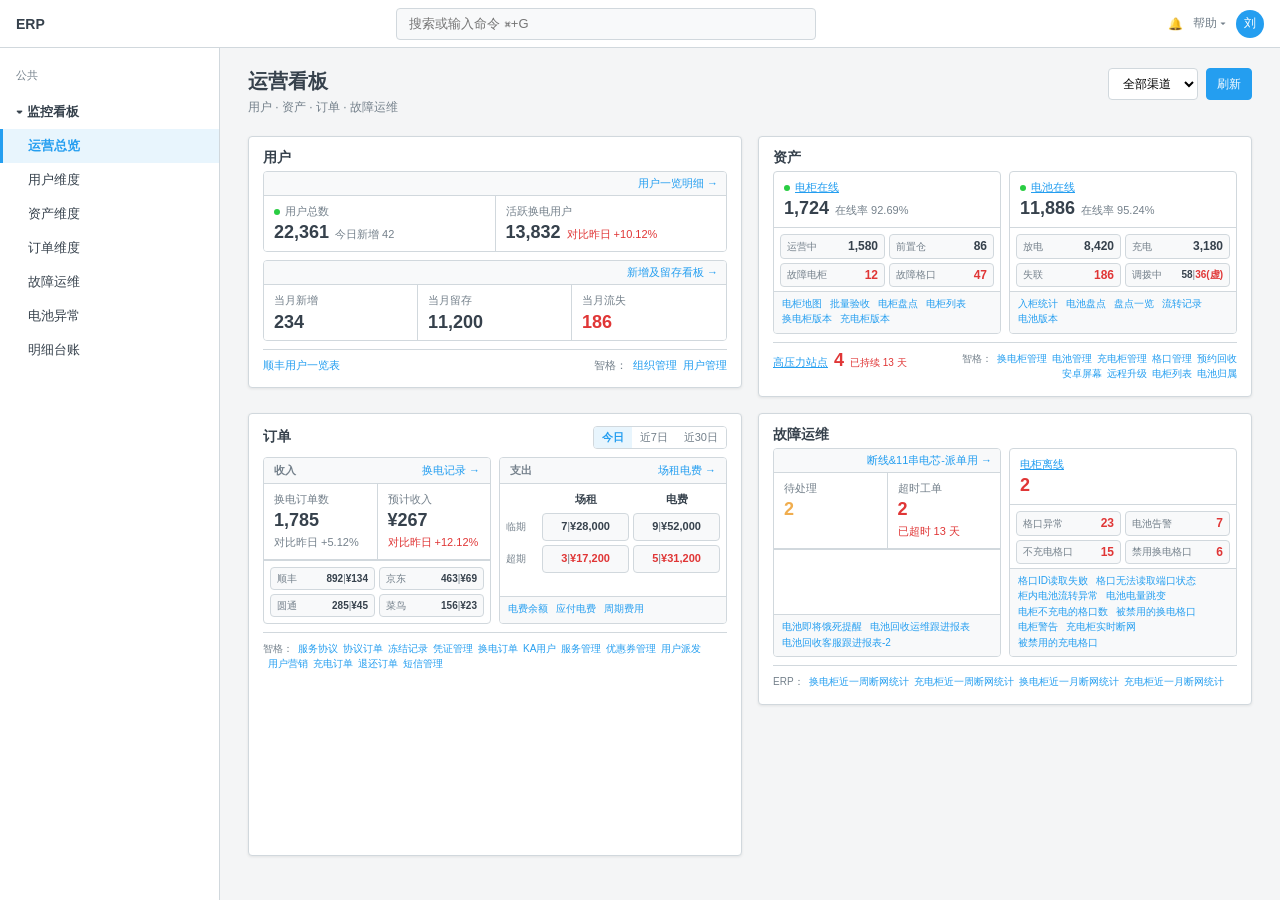
<file: docs/erp-ops-dashboard/index.html>
<!doctype html>
<html lang="zh-CN">
<head>
  <meta charset="utf-8">
  <meta name="viewport" content="width=device-width, initial-scale=1">
  <title>ERP 运营看板 · 原型</title>
  <style>
    :root {
      --bg: #f4f5f6; --surface: #fff; --surface-soft: #f8f9fa;
      --ink: #36414c; --muted: #74808b; --line: #d1d8dd;
      --brand: #249ef0; --brand-soft: #e8f5fd; --green: #29cd42; --yellow: #f0ad4e; --red: #e03636;
      --shadow: 0 1px 3px rgba(0,0,0,.08); --radius: 4px;
    }
    * { box-sizing: border-box; }
    body { margin: 0; min-height: 100vh; background: var(--bg); color: var(--ink); font-family: -apple-system,BlinkMacSystemFont,"Segoe UI","Microsoft YaHei","PingFang SC",Arial,sans-serif; font-size: 13px; }
    button, input, select { font: inherit; }
    button { cursor: pointer; }
    .shell { display: grid; grid-template-columns: 220px minmax(0,1fr); grid-template-rows: 48px 1fr; min-height: 100vh; }
    .global-top { grid-column: 1 / -1; background: #fff; border-bottom: 1px solid var(--line); display: flex; align-items: center; justify-content: space-between; padding: 0 16px; gap: 12px; }
    .global-top .logo { font-weight: 700; color: var(--ink); font-size: 14px; white-space: nowrap; }
    .global-top .search { flex: 1; max-width: 420px; margin: 0 auto; }
    .global-top .search input { width: 100%; height: 32px; border: 1px solid var(--line); border-radius: var(--radius); padding: 0 12px; background: var(--surface-soft); color: var(--muted); }
    .global-top .actions { display: flex; align-items: center; gap: 10px; color: var(--muted); font-size: 12px; }
    .avatar { width: 28px; height: 28px; border-radius: 50%; background: var(--brand); color: #fff; display: grid; place-items: center; font-size: 12px; }
    .sidebar { background: #fff; border-right: 1px solid var(--line); padding: 12px 0; overflow-y: auto; }
    .menu-group { margin-bottom: 8px; }
    .menu-group-title { padding: 8px 16px 4px; font-size: 11px; color: var(--muted); text-transform: uppercase; letter-spacing: .02em; }
    .menu-item { display: block; width: 100%; border: 0; background: transparent; text-align: left; padding: 8px 16px 8px 28px; color: var(--ink); font-size: 13px; position: relative; }
    .menu-item.hidden { display: none; }
    .menu-item.active { background: var(--brand-soft); color: var(--brand); font-weight: 600; }
    .menu-item.active::before { content: ""; position: absolute; left: 0; top: 0; bottom: 0; width: 3px; background: var(--brand); }
    .menu-parent { padding: 8px 16px; font-size: 13px; color: var(--ink); font-weight: 600; }
    .main { min-width: 0; padding: 20px 28px 40px; overflow-y: auto; }
    .page-head { display: flex; align-items: flex-start; justify-content: space-between; gap: 16px; margin-bottom: 20px; flex-wrap: wrap; }
    .page-head h1 { margin: 0 0 4px; font-size: 20px; font-weight: 600; color: var(--ink); }
    .page-head .sub { font-size: 12px; color: var(--muted); }
    .topbar { display: flex; align-items: center; justify-content: flex-end; gap: 8px; flex-wrap: wrap; }
    .filters { display: flex; gap: 8px; flex-wrap: wrap; align-items: center; }
    .filters select, .filters button { height: 32px; border: 1px solid var(--line); border-radius: var(--radius); background: var(--surface); padding: 0 10px; font-size: 12px; }
    .filters button.primary { background: var(--brand); border-color: var(--brand); color: #fff; }
    .filters button.ghost { background: transparent; color: var(--muted); border-color: transparent; }
    .dash-section { margin-bottom: 28px; }
    .dash-section > h2 { margin: 0 0 12px; font-size: 14px; font-weight: 600; color: var(--ink); }
    .overview-grid { display: grid; grid-template-columns: repeat(2, minmax(0,1fr)); gap: 16px; align-items: start; }
    @media (max-width: 900px) { .overview-grid { grid-template-columns: 1fr; } }
    .module-block { background: #fff; border: 1px solid var(--line); border-radius: var(--radius); padding: 16px 18px 18px; box-shadow: var(--shadow); }
    .module-head { display: flex; align-items: center; justify-content: space-between; gap: 12px; margin-bottom: 6px; }
    .module-head h2 { margin: 0; font-size: 14px; font-weight: 600; }
    .module-enter { color: var(--brand); text-decoration: none; font-size: 12px; white-space: nowrap; }
    .module-enter:hover { text-decoration: underline; }
    .module-desc { margin: 0 0 14px; font-size: 11px; color: var(--muted); line-height: 1.5; }
    .module-split { display: grid; grid-template-columns: 1fr 1px 1fr; border: 1px solid var(--line); border-radius: var(--radius); overflow: hidden; background: #fff; }
    .split-item { padding: 18px 20px; position: relative; min-height: 96px; }
    .split-divider { background: var(--line); }
    .split-label { font-size: 12px; color: var(--muted); margin-bottom: 10px; line-height: 1.4; }
    .split-label-link { color: var(--brand); text-decoration: underline; font-size: inherit; font-weight: inherit; }
    .split-value { font-size: 28px; font-weight: 600; color: var(--ink); line-height: 1.1; }
    .split-value.empty { color: var(--muted); font-size: 24px; }
    .split-value.warn { color: var(--yellow); }
    .split-value.danger { color: var(--red); }
    .split-sub { margin-top: 10px; font-size: 12px; color: var(--red); line-height: 1.4; }
    .split-value-row { display: flex; align-items: baseline; gap: 8px; flex-wrap: wrap; }
    .split-sub.inline { margin-top: 0; font-size: 12px; white-space: nowrap; }
    .split-sub.inline.muted { color: var(--muted); }
    .split-sub.muted { color: var(--muted); }
    .split-more { position: absolute; top: 14px; right: 14px; border: 0; background: transparent; color: var(--muted); padding: 0; font-size: 16px; line-height: 1; }
    .live-dot { display: inline-block; width: 6px; height: 6px; border-radius: 50%; background: var(--green); margin-right: 5px; vertical-align: middle; }
    .user-scope-toggle { display: inline-flex; border: 1px solid var(--line); border-radius: var(--radius); overflow: hidden; margin-bottom: 12px; }
    .user-scope-toggle button { border: 0; background: #fff; padding: 5px 14px; font-size: 12px; color: var(--muted); }
    .user-scope-toggle button.active { background: var(--brand-soft); color: var(--brand); font-weight: 600; }
    .scope-tag { font-size: 11px; font-weight: 500; color: var(--brand); margin-left: 6px; }
    .user-metric-row { display: grid; grid-template-columns: 1fr 1px 1fr; border: 1px solid var(--line); border-radius: var(--radius); overflow: hidden; background: #fff; }
    .user-metric-grid { display: grid; grid-template-columns: repeat(3, 1fr); border: 1px solid var(--line); border-radius: var(--radius); overflow: hidden; background: #fff; margin-top: 12px; }
    .user-metric-grid .split-item { border-right: 1px solid var(--line); }
    .user-metric-grid .split-item:last-child { border-right: 0; }
    .module-block.user-module { padding: 12px 14px 14px; }
    .module-block.user-module .module-head { margin-bottom: 4px; }
    .module-block.user-module .split-value { font-size: 18px; }
    .module-block.user-module .split-item { padding: 8px 10px; min-height: 0; }
    .module-block.user-module .split-label { margin-bottom: 4px; font-size: 11px; }
    .module-block.user-module .split-sub { margin-top: 4px; font-size: 11px; }
    .module-block.user-module .split-sub.inline { margin-top: 0; font-size: 11px; }
    .module-block.user-module .split-value-row { gap: 6px; }
    .module-block.order-module { padding: 12px 14px 14px; }
    .module-block.order-module .module-head { margin-bottom: 4px; }
    .module-block.order-module .split-value { font-size: 18px; }
    .module-block.order-module .split-item { padding: 8px 10px; min-height: 0; }
    .module-block.order-module .split-label { margin-bottom: 4px; font-size: 11px; }
    .module-block.order-module .split-sub { margin-top: 4px; font-size: 11px; }
    .module-block.order-module .split-sub.inline { margin-top: 0; font-size: 11px; }
    .module-block.order-module .split-value-row { gap: 6px; }
    .module-block.order-module .user-module-footer { flex-direction: column; align-items: flex-start; gap: 6px; }
    .module-block.order-module .module-head { align-items: center; margin-bottom: 8px; }
    .module-block.order-module .module-head .order-range-toggle { margin-bottom: 0; flex-shrink: 0; }
    .module-block.order-module .module-head .order-range-toggle button { padding: 3px 8px; font-size: 11px; }
    .order-columns { margin-top: 0; }
    .order-sub-module .order-col-head { display: flex; align-items: center; justify-content: space-between; gap: 8px; padding: 5px 10px; font-size: 11px; font-weight: 600; color: var(--muted); background: var(--surface-soft); border-bottom: 1px solid var(--line); }
    .order-sub-module .order-col-head a { color: var(--brand); font-weight: 400; text-decoration: none; white-space: nowrap; }
    .order-sub-module .order-col-head a:hover { text-decoration: underline; }
    .module-block.order-module .order-sub-module .user-metric-row { border: 0; border-radius: 0; border-bottom: 1px solid var(--line); }
    .order-income-channels { display: grid; grid-template-columns: 1fr 1fr; gap: 4px; padding: 6px; }
    .order-income-channels .breakdown-item { padding: 5px 6px; flex-wrap: wrap; }
    .order-income-channels .breakdown-item strong { font-size: 13px; }
    .order-income-channels .breakdown-dual { font-size: 11px; }
    .order-income-channels .breakdown-dual .val-rev { color: var(--ink); }
    .order-expenditure-table { padding: 6px; }
    .order-exp-table-head,
    .order-exp-table-row { display: grid; grid-template-columns: 32px 1fr 1fr; gap: 4px; align-items: stretch; }
    .order-exp-table-head { margin-bottom: 4px; font-size: 11px; font-weight: 600; color: var(--ink); text-align: center; }
    .order-exp-table-head span:not(.order-exp-corner) { padding: 2px 0; }
    .order-exp-table-row + .order-exp-table-row { margin-top: 4px; }
    .order-exp-row-label { display: flex; align-items: center; font-size: 10px; color: var(--muted); }
    .order-exp-cell { display: flex; align-items: center; justify-content: center; background: var(--surface-soft); border: 1px solid var(--line); border-radius: var(--radius); padding: 5px 6px; font-size: 11px; min-height: 28px; }
    .order-exp-cell .breakdown-dual { font-size: 11px; }
    .order-exp-cell.danger .val-real,
    .order-exp-cell.danger .val-rev { color: var(--red); }
    .module-block.order-module .order-sub-module .user-metric-grid { grid-template-columns: repeat(3, 1fr); border: 0; border-radius: 0; margin: 0; border-top: 1px solid var(--line); }
    .module-block.fault-module { padding: 12px 14px 14px; }
    .module-block.fault-module .module-head { margin-bottom: 4px; }
    .module-block.fault-module .split-value { font-size: 18px; }
    .module-block.fault-module .split-item { padding: 8px 10px; min-height: 0; }
    .module-block.fault-module .split-label { margin-bottom: 4px; font-size: 11px; }
    .module-block.fault-module .user-metric-row { border: 0; border-radius: 0; border-bottom: 1px solid var(--line); }
    .user-sub-module { border: 1px solid var(--line); border-radius: var(--radius); overflow: hidden; background: #fff; }
    .user-sub-module + .user-sub-module { margin-top: 8px; }
    .user-sub-head { display: flex; justify-content: flex-end; padding: 4px 8px; background: var(--surface-soft); border-bottom: 1px solid var(--line); }
    .user-sub-head a { color: var(--brand); text-decoration: none; font-size: 11px; white-space: nowrap; }
    .user-sub-head a:hover { text-decoration: underline; }
    .user-sub-module .user-metric-row + .user-metric-row { border-top: 1px solid var(--line); }
    .user-sub-module .user-metric-row { border: 0; border-radius: 0; margin-top: 0; }
    .user-sub-module .user-metric-grid { border: 0; border-radius: 0; margin-top: 0; }
    .user-module-footer { display: flex; align-items: center; justify-content: space-between; gap: 8px; margin-top: 8px; padding-top: 8px; border-top: 1px solid var(--line); flex-wrap: wrap; font-size: 11px; }
    .user-module-footer > a { color: var(--brand); text-decoration: none; }
    .user-module-footer > a:hover { text-decoration: underline; }
    .user-external { color: var(--muted); }
    .user-external a { color: var(--brand); text-decoration: none; margin-left: 6px; }
    .user-external a:hover { text-decoration: underline; }
    .module-block.asset-module { padding: 12px 14px 14px; }
    .module-block.asset-module .module-head { margin-bottom: 4px; }
    .module-block.asset-module .split-value { font-size: 18px; }
    .module-block.asset-module .split-item { padding: 8px 10px; min-height: 0; }
    .module-block.asset-module .split-label { margin-bottom: 4px; font-size: 11px; }
    .module-block.asset-module .split-sub { margin-top: 4px; font-size: 11px; }
    .module-block.asset-module .split-sub.inline { margin-top: 0; font-size: 11px; }
    .module-block.asset-module .split-value-row { gap: 6px; }
    .asset-columns { display: grid; grid-template-columns: 1fr 1fr; gap: 8px; }
    .asset-sub-module { border: 1px solid var(--line); border-radius: var(--radius); overflow: hidden; background: #fff; display: flex; flex-direction: column; min-height: 0; }
    .asset-sub-module .split-item { border: 0; border-radius: 0; border-bottom: 1px solid var(--line); }
    .asset-sub-module .breakdown-grid { gap: 4px; padding: 6px 6px 4px; }
    .asset-sub-module .breakdown-grid.cabinet { grid-template-columns: repeat(2, 1fr); }
    .asset-sub-module .breakdown-grid.battery { grid-template-columns: repeat(2, 1fr); }
    .asset-sub-module .breakdown-item { padding: 4px 6px; }
    .asset-sub-module .breakdown-item strong { font-size: 12px; }
    .asset-sub-module .breakdown-item span { font-size: 10px; }
    .asset-sub-module .asset-col-links { margin-top: auto; padding: 4px 8px 6px; border-top: 1px solid var(--line); background: var(--surface-soft); font-size: 10px; line-height: 1.55; }
    .asset-sub-module .asset-col-links a { color: var(--brand); text-decoration: none; margin-right: 8px; white-space: nowrap; }
    .asset-sub-module .asset-col-links a:hover { text-decoration: underline; }
    .asset-body { display: grid; grid-template-columns: 1fr 1fr; gap: 8px; margin-top: 8px; }
    .asset-erp-links { display: grid; gap: 6px; font-size: 11px; line-height: 1.55; }
    .asset-link-row { display: flex; flex-wrap: wrap; align-items: baseline; }
    .asset-link-row > span { color: var(--muted); margin-right: 4px; }
    .asset-footer { display: flex; align-items: flex-start; justify-content: space-between; gap: 8px 12px; margin-top: 8px; padding-top: 8px; border-top: 1px solid var(--line); flex-wrap: wrap; }
    .asset-external-links { flex: 1 1 200px; text-align: right; font-size: 10px; line-height: 1.55; }
    .asset-external-links a { margin-left: 5px; white-space: nowrap; }
    .asset-pressure-inline { display: flex; align-items: baseline; gap: 6px; white-space: nowrap; }
    .asset-pressure-inline .pressure-label { font-size: 11px; color: var(--muted); }
    .asset-pressure-inline a.pressure-label { color: var(--brand); text-decoration: underline; }
    .asset-pressure-inline .pressure-val { font-size: 18px; font-weight: 600; color: var(--ink); line-height: 1; }
    .asset-pressure-inline .pressure-val.danger { color: var(--red); }
    .asset-pressure-inline .pressure-sub { font-size: 10px; color: var(--red); }
    .module-block.asset-module .section-links { margin-top: 0; gap: 4px 12px; }
    .asset-breakdown { margin-top: 10px; }
    .asset-breakdown + .asset-breakdown { margin-top: 8px; }
    .breakdown-head { font-size: 11px; color: var(--muted); margin-bottom: 6px; }
    .breakdown-grid { display: grid; gap: 6px; }
    .breakdown-grid.cabinet { grid-template-columns: repeat(4, 1fr); }
    .breakdown-grid.battery { grid-template-columns: repeat(3, 1fr); }
    .breakdown-item { display: flex; align-items: center; justify-content: space-between; gap: 6px; background: var(--surface-soft); border: 1px solid var(--line); border-radius: var(--radius); padding: 7px 8px; text-align: left; }
    .breakdown-item strong { font-size: 14px; font-weight: 600; line-height: 1.2; flex-shrink: 0; }
    .breakdown-item span { font-size: 10px; color: var(--muted); line-height: 1.3; min-width: 0; }
    .breakdown-item.danger strong { color: var(--red); }
    .breakdown-dual { display: flex; align-items: baseline; gap: 0; flex-shrink: 0; font-size: 12px; font-weight: 600; line-height: 1.2; white-space: nowrap; }
    .breakdown-dual .val-real { color: var(--ink); }
    .breakdown-dual .val-virt { color: var(--red); }
    .breakdown-dual .val-sep { color: var(--muted); font-weight: 400; font-size: 11px; }
    .asset-pressure { margin-top: 12px; border: 1px solid var(--line); border-radius: var(--radius); overflow: hidden; }
    .asset-pressure .split-item { min-height: 78px; }
    .map-mock { display: grid; grid-template-columns: repeat(6, 1fr); gap: 6px; min-height: 180px; padding: 12px; background: linear-gradient(180deg,#e8f5fd 0%,#f8fafc 100%); border-radius: var(--radius); border: 1px solid var(--line); }
    .map-dot { width: 100%; aspect-ratio: 1; border-radius: 50%; background: var(--brand); opacity: .75; justify-self: center; align-self: center; max-width: 14px; }
    .map-dot.warn { background: var(--yellow); }
    .map-dot.err { background: var(--red); }
    .version-bars { display: grid; gap: 10px; }
    .version-row { display: grid; grid-template-columns: 72px 1fr 56px; gap: 10px; align-items: center; font-size: 12px; }
    .version-row .bar-track { height: 8px; background: var(--surface-soft); border-radius: 999px; overflow: hidden; }
    .version-row .bar-fill { height: 100%; background: linear-gradient(90deg,#5eead4,var(--brand)); border-radius: 999px; }
    .accept-summary { display: grid; grid-template-columns: repeat(3, 1fr); gap: 10px; margin-bottom: 12px; }
    .accept-summary .kpi { text-align: center; }
    .asset-section { display: none; }
    .asset-section.active { display: block; }
    .user-section { display: none; }
    .user-section.active { display: block; }
    .drill-back { margin-bottom: 14px; }
    .drill-back button { border: 0; background: transparent; color: var(--brand); padding: 0; font-size: 13px; }
    .drill-back button:hover { text-decoration: underline; }
    .metric-grid { display: grid; grid-template-columns: repeat(4, minmax(0,1fr)); gap: 12px; }
    .metric-grid.compact { grid-template-columns: repeat(2, minmax(0,1fr)); }
    .metric-grid.detail { margin-bottom: 16px; }
    @media (max-width: 1100px) { .metric-grid { grid-template-columns: repeat(2, minmax(0,1fr)); } }
    @media (max-width: 640px) { .metric-grid { grid-template-columns: 1fr; } }
    .metric-card { background: #fff; border: 1px solid var(--line); border-radius: var(--radius); padding: 14px 16px 16px; min-height: 88px; position: relative; box-shadow: var(--shadow); transition: box-shadow .15s; }
    .metric-card:hover { box-shadow: 0 2px 8px rgba(0,0,0,.1); }
    .metric-card .label { font-size: 12px; color: var(--muted); margin-bottom: 10px; padding-right: 20px; line-height: 1.4; }
    .metric-card .value { font-size: 26px; font-weight: 600; color: var(--ink); line-height: 1; }
    .metric-card .value.empty { color: var(--muted); font-size: 22px; }
    .metric-card .more { position: absolute; top: 10px; right: 10px; border: 0; background: transparent; color: var(--muted); padding: 0 4px; font-size: 16px; line-height: 1; }
    .metric-card .live-dot { display: inline-block; width: 6px; height: 6px; border-radius: 50%; background: var(--green); margin-right: 4px; vertical-align: middle; }
    .metric-card.warn .value { color: var(--yellow); }
    .metric-card.danger .value { color: var(--red); }
    .section-links { margin-top: 10px; display: flex; flex-wrap: wrap; gap: 6px 16px; }
    .section-links a { color: var(--brand); text-decoration: none; font-size: 12px; border-bottom: 1px solid transparent; }
    .section-links a:hover { border-bottom-color: var(--brand); }
    .section-links span { color: var(--muted); font-size: 12px; }
    .hint { font-size: 12px; color: var(--muted); margin-bottom: 14px; line-height: 1.6; padding: 10px 12px; background: #ecfdf5; border-radius: var(--radius); border: 1px solid #a7f3d0; }
    .error-banner { display: none; align-items: center; justify-content: space-between; gap: 12px; padding: 12px 16px; margin-bottom: 14px; border-radius: var(--radius); background: #fef2f2; border: 1px solid #fecaca; color: var(--red); }
    .error-banner.show { display: flex; }
    .panel { background: var(--surface); border: 1px solid var(--line); border-radius: var(--radius); box-shadow: var(--shadow); padding: 16px; margin-bottom: 14px; }
    .panel h2 { margin: 0 0 12px; font-size: 15px; }
    .kpi-grid { display: grid; grid-template-columns: repeat(auto-fit,minmax(155px,1fr)); gap: 10px; }
    .kpi { background: var(--surface-soft); border-radius: var(--radius); padding: 12px; position: relative; }
    .kpi label { display: block; font-size: 11px; color: var(--muted); margin-bottom: 4px; }
    .kpi strong { font-size: 20px; font-weight: 700; }
    .kpi small { display: block; margin-top: 4px; font-size: 11px; color: var(--green); }
    .kpi small.down { color: var(--red); }
    .live { position: absolute; top: 8px; right: 8px; font-size: 10px; padding: 1px 6px; border-radius: 999px; background: #dcfce7; color: var(--green); }
    .chart { display: flex; align-items: flex-end; gap: 8px; height: 150px; padding-top: 6px; }
    .bar-wrap { flex: 1; display: flex; flex-direction: column; align-items: center; gap: 4px; min-width: 0; }
    .bar { width: 100%; max-width: 32px; background: linear-gradient(180deg,#5eead4,var(--brand)); border-radius: 3px 3px 0 0; min-height: 4px; }
    .bar-wrap span { font-size: 10px; color: var(--muted); text-align: center; }
    .channel-grid { display: grid; grid-template-columns: repeat(auto-fit,minmax(140px,1fr)); gap: 10px; }
    .channel-card { padding: 12px; border-radius: var(--radius); background: var(--surface-soft); border: 1px solid var(--line); }
    .channel-card strong { display: block; font-size: 18px; margin: 4px 0; }
    .channel-card span { font-size: 11px; color: var(--muted); }
    .alert-list { display: grid; gap: 8px; }
    .alert-item { display: flex; align-items: center; justify-content: space-between; gap: 10px; padding: 10px 12px; border-radius: var(--radius); background: var(--surface-soft); border: 1px solid var(--line); font-size: 13px; }
    .alert-item button { border: 0; background: transparent; color: var(--brand); padding: 0; }
    .toolbar { display: flex; gap: 8px; margin-bottom: 10px; flex-wrap: wrap; }
    .toolbar input { height: 36px; border: 1px solid var(--line); border-radius: var(--radius); padding: 0 12px; min-width: 200px; }
    .toolbar button, .tab-bar button { height: 36px; border: 1px solid var(--line); border-radius: var(--radius); background: var(--surface); padding: 0 12px; font-size: 13px; }
    .tab-bar { display: flex; gap: 6px; margin-bottom: 12px; flex-wrap: wrap; }
    .tab-bar button.active { background: var(--brand); border-color: var(--brand); color: #fff; }
    .view-with-tabs { display: grid; grid-template-columns: 168px minmax(0, 1fr); gap: 16px; align-items: start; }
    .view-with-tabs > .tab-bar { flex-direction: column; flex-wrap: nowrap; margin-bottom: 0; gap: 2px; padding: 8px; background: var(--surface); border: 1px solid var(--line); border-radius: var(--radius); position: sticky; top: 20px; }
    .view-with-tabs > .tab-bar button { width: 100%; text-align: left; }
    .view-tab-body { min-width: 0; }
    table { width: 100%; border-collapse: collapse; font-size: 12px; }
    th, td { border-bottom: 1px solid var(--line); padding: 8px 6px; text-align: left; }
    th { color: var(--muted); font-weight: 600; background: var(--surface-soft); }
    tr.overdue { background: #fef2f2; }
    tr.critical { background: #fff1f2; }
    .view { display: none; }
    .view.active { display: block; }
    .tag { display: inline-block; padding: 2px 7px; border-radius: 999px; font-size: 11px; background: #ccfbf1; color: #0f766e; }
    .tag.warn { background: #fef3c7; color: #b45309; }
    .tag.err { background: #fee2e2; color: #b91c1c; }
    .tag.info { background: #dbeafe; color: #1d4ed8; }
    .empty { text-align: center; padding: 40px 16px; color: var(--muted); }
    .empty strong { display: block; color: var(--ink); margin-bottom: 6px; }
    .loc-grid { display: grid; grid-template-columns: repeat(auto-fit,minmax(120px,1fr)); gap: 8px; }
    .loc-item { padding: 10px; border-radius: var(--radius); background: var(--surface-soft); text-align: center; }
    .loc-item strong { display: block; font-size: 16px; }
    .loc-item span { font-size: 11px; color: var(--muted); }
    .staff-grid { display: grid; grid-template-columns: repeat(auto-fit,minmax(130px,1fr)); gap: 8px; }
    .staff-card { padding: 10px; border: 1px solid var(--line); border-radius: var(--radius); background: var(--surface-soft); }
    .modal-backdrop { position: fixed; inset: 0; background: rgba(17,24,39,.45); display: none; align-items: center; justify-content: center; padding: 20px; z-index: 100; }
    .modal-backdrop.show { display: flex; }
    .modal { width: min(520px,100%); background: var(--surface); border-radius: 12px; box-shadow: var(--shadow); padding: 20px; }
    .modal h3 { margin: 0 0 10px; }
    .modal p { margin: 0 0 14px; color: var(--muted); line-height: 1.6; font-size: 13px; }
    .modal-actions { display: flex; justify-content: flex-end; gap: 8px; }
    .toast { position: fixed; right: 20px; bottom: 20px; background: #111827; color: #fff; padding: 10px 16px; border-radius: var(--radius); opacity: 0; pointer-events: none; transition: opacity .2s; z-index: 200; font-size: 13px; }
    .toast.show { opacity: 1; }
  </style>
</head>
<body>
  <div class="shell">
    <header class="global-top">
      <div class="logo">ERP</div>
      <div class="search"><input type="search" placeholder="搜索或输入命令 ⌘+G" readonly></div>
      <div class="actions"><span>🔔</span><span>帮助 ▾</span><span class="avatar">刘</span></div>
    </header>

    <aside class="sidebar">
      <div class="menu-group">
        <div class="menu-group-title">公共</div>
      </div>
      <div class="menu-group">
        <div class="menu-parent">▾ 监控看板</div>
        <nav id="nav">
          <button type="button" class="menu-item active" data-view="overview">运营总览</button>
          <button type="button" class="menu-item" data-view="users">用户维度</button>
          <button type="button" class="menu-item" data-view="assets">资产维度</button>
          <button type="button" class="menu-item" data-view="orders">订单维度</button>
          <button type="button" class="menu-item" data-view="faults">故障运维</button>
          <button type="button" class="menu-item" data-view="battery">电池异常</button>
          <button type="button" class="menu-item" data-view="ledger">明细台账</button>
        </nav>
      </div>
    </aside>

    <main class="main">
      <div class="page-head">
        <div>
          <h1 id="pageTitle">运营看板</h1>
          <div class="sub" id="pageSub">用户 · 资产 · 订单 · 故障运维</div>
        </div>
        <div class="filters topbar">
          <select id="channelSelect" aria-label="渠道">
            <option value="all">全部渠道</option>
            <option value="sf">顺丰</option>
            <option value="jd">京东</option>
            <option value="wm">外卖</option>
            <option value="other">其他</option>
          </select>
          <button type="button" class="primary" id="refreshBtn">刷新</button>
        </div>
      </div>

      <div class="error-banner" id="errorBanner">
        <span>数据加载失败，请稍后重试（移动端已知卡顿问题已记录行动项）</span>
        <button type="button" class="primary" id="retryBtn">重试</button>
      </div>

      <div class="drill-back" id="drillBack" hidden>
        <button type="button" id="backOverview">← 返回运营看板</button>
      </div>

      <div id="hintBox" class="hint" hidden></div>

      <div id="contentRoot">
        <section class="view active" id="view-overview">
          <div id="overviewDash"></div>
        </section>

        <section class="view" id="view-users">
          <div class="view-with-tabs">
          <div class="tab-bar" id="userTabs">
            <button type="button" class="active" data-user-tab="overview">用户一览明细</button>
            <button type="button" data-user-tab="retention">新增及留存看板</button>
            <button type="button" data-user-tab="sf">顺丰用户一览表</button>
          </div>
          <div class="view-tab-body">
          <div class="user-section active" data-user-section="overview">
            <div class="hint" id="userHint">活跃用户：持有有效电池卡、未过期且未逾期。留存口径由季利兵团队 ERP 流程定义。</div>
            <div class="user-scope-toggle" id="userScopeToggle">
              <button type="button" data-user-scope="all" class="active">所有用户</button>
              <button type="button" data-user-scope="sf">顺丰用户</button>
            </div>
            <div class="metric-grid detail" id="userMetrics"></div>
            <div class="panel">
              <h2>组织明细（后台须保留细粒度）</h2>
              <div class="toolbar"><input type="search" id="userSearch" placeholder="搜索组织、区域…"></div>
              <div id="userTableWrap"></div>
            </div>
          </div>
          <div class="user-section" data-user-section="retention">
            <div class="hint">新增及留存看板：按月统计新增、留存、流失用户，支持渠道对比。</div>
            <div class="metric-grid detail" id="retentionMetrics"></div>
            <div class="panel"><h2>近 6 月趋势</h2><div class="chart" id="retentionChart"></div></div>
          </div>
          <div class="user-section" data-user-section="sf">
            <div class="hint">顺丰用户一览表：仅展示顺丰渠道组织与用户汇总。</div>
            <div class="panel">
              <h2>顺丰组织明细</h2>
              <div class="toolbar"><input type="search" id="sfUserSearch" placeholder="搜索顺丰组织…"></div>
              <div id="sfUserTableWrap"></div>
            </div>
          </div>
          </div>
          </div>
        </section>

        <section class="view" id="view-assets">
          <div class="view-with-tabs">
          <div class="tab-bar" id="assetTabs">
            <button type="button" class="active" data-asset-tab="overview">概览</button>
            <button type="button" data-asset-tab="version">电池版本</button>
            <button type="button" data-asset-tab="map">地图</button>
            <button type="button" data-asset-tab="accept">电柜批量验收</button>
          </div>
          <div class="view-tab-body">
          <div class="asset-section active" data-asset-section="overview">
            <div class="asset-erp-links" id="assetDetailErpLinks" style="margin-bottom:14px;border:1px solid var(--line);border-radius:var(--radius);padding:10px 12px"></div>
            <div class="metric-grid detail" id="assetMetrics"></div>
            <div class="panel">
              <h2>资产归属位置</h2>
              <p style="font-size:12px;color:var(--muted);margin:0 0 10px">运营域含用户侧、隔口、备件/维修中、成品仓/制革仓等全节点，≠ 仅用户+隔口</p>
              <div class="loc-grid" id="locGrid"></div>
            </div>
            <div class="panel">
              <h2>换电压力 · 高压力站点（标准 1.5:1）</h2>
              <p style="font-size:12px;color:var(--muted);margin:0 0 10px">参考 3494/224 站点编码；低于标准提示调拨或新增设备</p>
              <div id="ratioTableWrap"></div>
            </div>
          </div>
          <div class="asset-section" data-asset-section="version">
            <div class="panel">
              <h2>电池版本</h2>
              <p style="font-size:12px;color:var(--muted);margin:0 0 10px">跳转智格 ERP 查看按版本筛选的电池列表与分布</p>
              <div class="section-links"><a href="https://erp.smart-grid.cn/app/battery?id_organization=1710818536650336660&amp;software_version=%5B%22like%22%2C%22%25ZZ20S15%25%22%5D" target="_blank" rel="noopener noreferrer">打开电池版本 →</a></div>
              <div class="version-bars" id="batteryVersionBars" style="margin-top:14px"></div>
            </div>
            <div class="panel">
              <h2>电柜版本</h2>
              <div class="section-links">
                <a href="https://erp.smart-grid.cn/app/query-report/%E6%8D%A2%E7%94%B5%E6%9F%9C%E7%89%88%E6%9C%AC%E4%B8%80%E8%A7%88%E8%A1%A8" target="_blank" rel="noopener noreferrer">换电柜版本一览 →</a>
                <a href="https://erp.smart-grid.cn/app/query-report/%E5%85%85%E7%94%B5%E6%9F%9C%E7%89%88%E6%9C%AC%E4%B8%80%E8%A7%88%E8%A1%A8" target="_blank" rel="noopener noreferrer">充电柜版本一览 →</a>
              </div>
              <div id="batteryVersionTableWrap" style="margin-top:12px"></div>
            </div>
          </div>
          <div class="asset-section" data-asset-section="map">
            <div class="panel">
              <h2>电柜地图</h2>
              <p style="font-size:12px;color:var(--muted);margin:0 0 12px">原型示意；完整地图请跳转 ERP</p>
              <div class="section-links" style="margin-bottom:12px"><a href="https://erp.smart-grid.cn/app/smartgrid_cabinet_map" target="_blank" rel="noopener noreferrer">打开电柜地图 →</a></div>
              <div class="map-mock" id="assetMapMock"></div>
              <div class="loc-grid" style="margin-top:12px" id="mapLegend"></div>
            </div>
          </div>
          <div class="asset-section" data-asset-section="accept">
            <div class="panel">
              <h2>电柜批量验收</h2>
              <p style="font-size:12px;color:var(--muted);margin:0 0 12px">新投电柜批量扫码验收进度；未完成项需运维现场确认</p>
              <div class="section-links" style="margin-bottom:12px"><a href="https://erp.smart-grid.cn/app/cabinetbatchqc" target="_blank" rel="noopener noreferrer">打开批量验收 →</a></div>
              <div class="accept-summary" id="acceptSummary"></div>
              <div class="toolbar">
                <input type="search" id="acceptSearch" placeholder="搜索批次号、站点…">
                <button type="button" id="acceptNewBtn">新建验收批次</button>
              </div>
              <div id="acceptTableWrap"></div>
            </div>
          </div>
          </div>
          </div>
        </section>

        <section class="view" id="view-orders">
          <div class="hint">统计口径：按所选周期统计换电订单数与预计收入；支付按月统一（宁波手动调整）。</div>
          <div class="user-scope-toggle order-range-toggle" id="orderRangeToggleDrill">
            <button type="button" data-order-range="today" class="active">今日</button>
            <button type="button" data-order-range="7d">近7日</button>
            <button type="button" data-order-range="30d">近30日</button>
          </div>
          <div class="asset-erp-links" id="orderDetailLinks" style="margin-bottom:14px;border:1px solid var(--line);border-radius:var(--radius);padding:10px 12px"></div>
          <div class="metric-grid detail" id="orderMetrics"></div>
          <div class="panel"><h2 id="orderChartTitle">各渠道 · 今日换电订单数</h2><div class="chart" id="orderChart"></div></div>
        </section>

        <section class="view" id="view-faults">
          <div class="asset-erp-links" id="faultDetailLinks" style="margin-bottom:14px;border:1px solid var(--line);border-radius:var(--radius);padding:10px 12px"></div>
          <div class="metric-grid detail" id="faultMetrics"></div>
          <div class="panel">
            <h2>运维个人挂载</h2>
            <div class="staff-grid" id="staffGrid"></div>
          </div>
          <div class="panel">
            <h2>故障工单（超时置顶）</h2>
            <p style="font-size:12px;color:var(--muted);margin:0 0 10px">电柜离线 &gt; 30 分钟未自恢复 → 需人工介入</p>
            <div id="faultTableWrap"></div>
          </div>
        </section>

        <section class="view" id="view-battery">
          <div class="hint">售后运维不可独立判定电池异常，须技术人员（如朱伟）评估后更新处理状态。18/19 串高温存在燃烧隐患，须立即断电回收。</div>
          <div class="kpi-grid" id="batteryKpis"></div>
          <div class="panel" style="margin-top:14px"><h2>电池异常列表</h2><div id="batteryTableWrap"></div></div>
        </section>

        <section class="view" id="view-ledger">
          <div class="view-with-tabs">
          <div class="tab-bar" id="ledgerTabs">
            <button type="button" class="active" data-tab="org">组织用户</button>
            <button type="button" data-tab="ratio">配比站点</button>
            <button type="button" data-tab="fault">故障工单</button>
            <button type="button" data-tab="battery">电池异常</button>
          </div>
          <div class="view-tab-body">
          <div class="panel">
            <div class="toolbar">
              <input type="search" id="ledgerSearch" placeholder="搜索…">
              <button type="button" id="exportBtn">导出 CSV</button>
            </div>
            <div id="ledgerTableWrap"></div>
          </div>
          </div>
          </div>
        </section>
      </div>
    </main>
  </div>

  <div class="modal-backdrop" id="modal">
    <div class="modal">
      <h3 id="modalTitle">预警详情</h3>
      <p id="modalBody"></p>
      <div class="modal-actions">
        <button type="button" id="modalClose">关闭</button>
        <button type="button" class="primary" id="modalOk">知道了</button>
      </div>
    </div>
  </div>
  <div class="toast" id="toast"></div>

  <script>
    const CHANNELS = [
      { id: "sf", name: "顺丰" },
      { id: "jd", name: "京东" },
      { id: "wm", name: "外卖" },
      { id: "other", name: "其他" }
    ];
    const CHANNEL_LABELS = { sf: "顺丰", jd: "京东", wm: "外卖", other: "其他" };
    const LOCS = ["工厂内", "用户侧", "隔口", "前置仓", "维修仓", "成品仓", "制革仓", "备件/退回"];

    const EXTERNAL_LINKS = {
      userOverview: "https://erp.smart-grid.cn/app/query-report/%E7%94%A8%E6%88%B7%E4%B8%80%E8%A7%88%E8%A1%A8",
      userRetention: "https://erp.smart-grid.cn/app/%E7%94%A8%E6%88%B7%E6%96%B0%E5%A2%9E%E5%8F%8A%E7%95%99%E5%AD%98",
      sfUserOverview: "https://erp.smart-grid.cn/app/query-report/%E9%A1%BA%E4%B8%B0%E7%94%A8%E6%88%B7%E4%B8%80%E8%A7%88%E8%A1%A8",
      zhigeOrg: "https://38690000-id.entry.go-grid.com.cn/managePage/unitMgmt",
      zhigeUser: "https://38690000-id.entry.go-grid.com.cn/managePage/userMgmt",
      swapPressure: "https://erp.smart-grid.cn/app/query-report/%E6%8D%A2%E7%94%B5%E5%8E%8B%E5%8A%9B%E9%85%8D%E6%AF%94%E8%A1%A8",
      cabinetOnline: "https://erp.smart-grid.cn/app/cabinet?code_enable_status=1&city=%5B%22like%22%2C%22%25%E6%9D%AD%E5%B7%9E%25%22%5D&domain=SmartGrid",
      batteryOnline: "https://erp.smart-grid.cn/app/%E7%94%B5%E6%B1%A0%E8%B5%84%E4%BA%A7"
    };

    const BATTERY_ERP_LINKS = [
      { label: "入柜统计", href: "https://erp.smart-grid.cn/app/query-report/%E7%94%B5%E6%B1%A0%E5%85%A5%E6%9F%9C%E6%83%85%E5%86%B5%E7%BB%9F%E8%AE%A1" },
      { label: "电池盘点", href: "https://erp.smart-grid.cn/app/%E7%94%B5%E6%B1%A0%E7%9B%98%E7%82%B9" },
      { label: "盘点一览", href: "https://erp.smart-grid.cn/app/query-report/%E7%94%B5%E6%B1%A0%E7%9B%98%E7%82%B9%E4%B8%80%E8%A7%88" },
      { label: "流转记录", href: "https://erp.smart-grid.cn/app/battery-ownership-transfer-record?id_battery=1755767498303666626" },
      { label: "电池版本", href: "https://erp.smart-grid.cn/app/battery?id_organization=1710818536650336660&software_version=%5B%22like%22%2C%22%25ZZ20S15%25%22%5D" }
    ];

    const CABINET_ERP_LINKS = [
      { label: "电柜地图", href: "https://erp.smart-grid.cn/app/smartgrid_cabinet_map" },
      { label: "批量验收", href: "https://erp.smart-grid.cn/app/cabinetbatchqc" },
      { label: "电柜盘点", href: "https://erp.smart-grid.cn/app/%E7%94%B5%E6%9F%9C%E7%9B%98%E7%82%B9" },
      { label: "电柜列表", href: "https://erp.smart-grid.cn/app/cabinet?code_enable_status=1&city=%5B%22like%22%2C%22%25%E6%9D%AD%E5%B7%9E%25%22%5D&domain=SmartGrid" },
      { label: "换电柜版本", href: "https://erp.smart-grid.cn/app/query-report/%E6%8D%A2%E7%94%B5%E6%9F%9C%E7%89%88%E6%9C%AC%E4%B8%80%E8%A7%88%E8%A1%A8" },
      { label: "充电柜版本", href: "https://erp.smart-grid.cn/app/query-report/%E5%85%85%E7%94%B5%E6%9F%9C%E7%89%88%E6%9C%AC%E4%B8%80%E8%A7%88%E8%A1%A8" }
    ];

    const ZHIGE_ASSET_LINKS = [
      { label: "换电柜管理", href: "https://38690000-id.entry.go-grid.com.cn/managePage/batterySwapMgmt" },
      { label: "电池管理", href: "https://38690000-id.entry.go-grid.com.cn/managePage/batteryMgmt" },
      { label: "充电柜管理", href: "https://38690000-id.entry.go-grid.com.cn/managePage/chargeCabinetMgmt" },
      { label: "格口管理", href: "https://38690000-id.entry.go-grid.com.cn/managePage/chargeCabinetGridPortMgmt" },
      { label: "预约回收", href: "https://38690000-id.entry.go-grid.com.cn/managePage/batteryRecycling" },
      { label: "安卓屏幕", href: "https://38690000-id.entry.go-grid.com.cn/managePage/displayScreenMgmt" },
      { label: "远程升级", href: "https://38690000-id.entry.go-grid.com.cn/managePage/deviceUpgradeTask" },
      { label: "电柜列表", href: "https://erp.smart-grid.cn/app/cabinet?code_enable_status=1&city=%5B%22like%22%2C%22%25%E6%9D%AD%E5%B7%9E%25%22%5D&domain=SmartGrid" },
      { label: "电池归属", href: "https://38690000-id.entry.go-grid.com.cn/managePage/batteryBelongRecord" }
    ];

    const ORDER_ERP_LINKS = [
      { label: "换电记录", href: "https://erp.smart-grid.cn/app/battery-exchange-record" },
      { label: "场租电费", href: "https://erp.smart-grid.cn/app/query-report/Periodic%20Payment%20Notice" },
      { label: "电费余额", href: "https://erp.smart-grid.cn/app/query-report/%E7%94%B5%E8%B4%B9%E4%BD%99%E9%A2%9D%E4%B8%80%E8%A7%88%E8%A1%A8" },
      { label: "应付电费", href: "https://erp.smart-grid.cn/app/query-report/%E5%BA%94%E4%BB%98%E7%94%B5%E8%B4%B9%E4%B8%80%E8%A7%88%E8%A1%A8" },
      { label: "周期费用", href: "https://erp.smart-grid.cn/app/periodic-payment" }
    ];

    const ZHIGE_ORDER_LINKS = [
      { label: "服务协议", href: "https://38690000-id.entry.go-grid.com.cn/managePage/serviceProtocolManagement" },
      { label: "协议订单", href: "https://38690000-id.entry.go-grid.com.cn/managePage/serviceOrderManagement" },
      { label: "冻结记录", href: "https://38690000-id.entry.go-grid.com.cn/managePage/serviceFreezeRecord" },
      { label: "凭证管理", href: "https://38690000-id.entry.go-grid.com.cn/managePage/voucherMgmt" },
      { label: "换电订单", href: "https://38690000-id.entry.go-grid.com.cn/managePage/batterySwapOrderMgmt" },
      { label: "KA用户", href: "https://38690000-id.entry.go-grid.com.cn/managePage/keyAccountUserMgmt" },
      { label: "服务管理", href: "https://38690000-id.entry.go-grid.com.cn/managePage/serviceManagement" },
      { label: "优惠券管理", href: "https://38690000-id.entry.go-grid.com.cn/managePage/couponMgmt" },
      { label: "用户派发", href: "https://38690000-id.entry.go-grid.com.cn/managePage/couponDistribution" },
      { label: "用户营销", href: "https://38690000-id.entry.go-grid.com.cn/managePage/userMarketingConfiguration" },
      { label: "充电订单", href: "https://38690000-id.entry.go-grid.com.cn/managePage/chargingOrderMgmt" },
      { label: "退还订单", href: "https://38690000-id.entry.go-grid.com.cn/managePage/returnOrderMgmt" },
      { label: "短信管理", href: "https://38690000-id.entry.go-grid.com.cn/managePage/smsQueueMgmt" }
    ];

    const FAULT_ERP_LINKS = [
      { label: "断线&11串电芯-派单用", href: "https://erp.smart-grid.cn/app/query-report/%E6%96%AD%E7%BA%BF%2611%E4%B8%B2%E7%94%B5%E8%8A%AF-%E6%B4%BE%E5%8D%95%E7%94%A8" },
      { label: "电池即将饿死提醒", href: "https://erp.smart-grid.cn/app/query-report/%E7%94%B5%E6%B1%A0%E5%8D%B3%E5%B0%86%E9%A5%BF%E6%AD%BB%E6%8F%90%E9%86%92" },
      { label: "电池回收运维跟进报表", href: "https://erp.smart-grid.cn/app/query-report/%E7%94%B5%E6%B1%A0%E5%9B%9E%E6%94%B6%E8%BF%90%E7%BB%B4%E8%B7%9F%E8%BF%9B%E6%8A%A5%E8%A1%A8" },
      { label: "电池回收客服跟进报表-2", href: "https://erp.smart-grid.cn/app/query-report/%E7%94%B5%E6%B1%A0%E5%9B%9E%E6%94%B6%E5%AE%A2%E6%9C%8D%E8%B7%9F%E8%BF%9B%E6%8A%A5%E8%A1%A8-2" },
      { label: "格口ID读取失败", href: "https://erp.smart-grid.cn/app/query-report/%E6%A0%BC%E5%8F%A3ID%E8%AF%BB%E5%8F%96%E5%A4%B1%E8%B4%A5" },
      { label: "格口无法读取端口状态", href: "https://erp.smart-grid.cn/app/query-report/%E6%A0%BC%E5%8F%A3%E6%97%A0%E6%B3%95%E8%AF%BB%E5%8F%96%E7%AB%AF%E5%8F%A3%E7%8A%B6%E6%80%81" },
      { label: "柜内电池流转异常", href: "https://erp.smart-grid.cn/app/query-report/%E6%9F%9C%E5%86%85%E7%94%B5%E6%B1%A0%E6%B5%81%E8%BD%AC%E5%BC%82%E5%B8%B8" },
      { label: "电池电量跳变", href: "https://erp.smart-grid.cn/app/query-report/%E7%94%B5%E6%B1%A0%E7%94%B5%E9%87%8F%E8%B7%B3%E5%8F%98" },
      { label: "电柜不充电的格口数", href: "https://erp.smart-grid.cn/app/query-report/%E7%94%B5%E6%9F%9C%E4%B8%8D%E5%85%85%E7%94%B5%E7%9A%84%E6%A0%BC%E5%8F%A3%E6%95%B0" },
      { label: "被禁用的换电格口", href: "https://erp.smart-grid.cn/app/query-report/%E8%A2%AB%E7%A6%81%E7%94%A8%E7%9A%84%E6%8D%A2%E7%94%B5%E6%A0%BC%E5%8F%A3" },
      { label: "电柜警告", href: "https://erp.smart-grid.cn/app/cabinet-alarm?is_end=0&reason=%5B%22is%22%2C%22not+set%22%5D&alarm_type=CABINET_DISCONNECT&domain=SmartGrid" },
      { label: "充电柜实时断网", href: "https://erp.smart-grid.cn/app/query-report/%E5%85%85%E7%94%B5%E6%9F%9C%E5%AE%9E%E6%97%B6%E6%96%AD%E7%BD%91" },
      { label: "被禁用的充电格口", href: "https://erp.smart-grid.cn/app/query-report/%E8%A2%AB%E7%A6%81%E7%94%A8%E7%9A%84%E5%85%85%E7%94%B5%E6%A0%BC%E5%8F%A3" },
      { label: "换电柜近一周断网统计", href: "https://erp.smart-grid.cn/app/query-report/%E8%BF%91%E4%B8%80%E5%91%A8%E6%9F%9C%E5%AD%90%E6%96%AD%E7%BD%91%E7%BB%9F%E8%AE%A1%E6%8A%A5%E8%A1%A8" },
      { label: "充电柜近一周断网统计", href: "https://erp.smart-grid.cn/app/query-report/%E8%BF%91%E4%B8%80%E5%91%A8%E6%96%AD%E7%BD%91%E6%9C%80%E4%B8%A5%E9%87%8D%E7%9A%84%E5%85%85%E7%94%B5%E6%9F%9C" },
      { label: "换电柜近一月断网统计", href: "https://erp.smart-grid.cn/app/query-report/%E8%BF%91%E4%B8%80%E4%B8%AA%E6%9C%88%E6%96%AD%E7%BD%91%E6%9C%80%E4%B8%A5%E9%87%8D%E7%9A%84%E6%8D%A2%E7%94%B5%E6%9F%9C" },
      { label: "充电柜近一月断网统计", href: "https://erp.smart-grid.cn/app/query-report/%E8%BF%91%E4%B8%80%E4%B8%AA%E6%9C%88%E6%96%AD%E7%BD%91%E6%9C%80%E4%B8%A5%E9%87%8D%E7%9A%84%E5%85%85%E7%94%B5%E6%9F%9C" }
    ];

    const FAULT_BATTERY_ERP_LINKS = FAULT_ERP_LINKS.slice(0, 4);
    const FAULT_CABINET_ERP_LINKS = FAULT_ERP_LINKS.slice(4, 13);
    const FAULT_DISCONNECT_ERP_LINKS = FAULT_ERP_LINKS.slice(13);

    const ORDER_RANGE_CONFIG = {
      today: { label: "今日", orderFactor: 1, revFactor: 1, compareLabel: "对比昨日", orderPct: "+5.12%", revPct: "+12.12%" },
      "7d": { label: "近7日", orderFactor: 6.82, revFactor: 6.55, compareLabel: "对比上周期", orderPct: "+3.24%", revPct: "+8.06%" },
      "30d": { label: "近30日", orderFactor: 28.4, revFactor: 27.2, compareLabel: "对比上周期", orderPct: "+2.18%", revPct: "+6.42%" }
    };

    const ORDER_INCOME_CHANNELS = [
      { id: "sf", name: "顺丰" },
      { id: "jd", name: "京东" },
      { id: "yto", name: "圆通" },
      { id: "cainiao", name: "菜鸟" }
    ];

    function zhigeLinksHtml(links) {
      return links.map(l => extLink(l.href, l.label)).join("");
    }

    function erpColLinks(links) {
      return `<div class="asset-col-links">${zhigeLinksHtml(links)}</div>`;
    }

    function erpLinkRow(label, links) {
      return `<div class="asset-link-row"><span>${label}：</span>${zhigeLinksHtml(links)}</div>`;
    }

    function extLink(href, label, opts = {}) {
      const arrow = opts.arrow ? " →" : "";
      return `<a href="${href}" target="_blank" rel="noopener noreferrer">${label}${arrow}</a>`;
    }

    const state = {
      role: "admin", channel: "all", range: "today", view: "overview",
      userScope: "all", orderRange: "today", assetTab: "overview", userTab: "overview",
      search: { user: "", ledger: "", accept: "", sf: "" }, ledgerTab: "org",
      empty: false, error: false, tick: 0
    };

    const titles = {
      overview: "运营看板", users: "用户维度", assets: "资产维度",
      orders: "订单维度", faults: "故障运维", battery: "电池异常", ledger: "明细台账"
    };
    const subs = {
      overview: "用户 · 资产 · 订单 · 故障运维（各模块仅展示关键指标，点击「查看详情」下钻）",
      users: "渠道汇总与组织明细", assets: "设备分布与换电压力配比",
      orders: "换电用户与收入统计", faults: "工单状态与运维挂载",
      battery: "电池健康度与高危处理", ledger: "细粒度数据查询与导出"
    };

    const alerts = [
      { id: 1, level: "warn", title: "3 个站点换电压力不足", detail: "站点 3494-A：16 组电池服务 36 用户，应为 54 组（1.5:1）。建议调拨或新增设备。" },
      { id: 2, level: "err", title: "2 台电柜离线超 30 分钟", detail: "柜号 EC-8821、EC-9103 物联网离线未自恢复，已生成待处理工单，需运维人工介入。" },
      { id: 3, level: "err", title: "1 块 18 串电池高温高危", detail: "电池 BT-18S-0042 触发高温预警，存在燃烧隐患，须立即断电并回收返厂，等待朱伟技术评估。" }
    ];

    function seed(n) { return Math.abs(Math.sin(n * 12.9898) * 43758.5453) % 1; }
    function showToast(m) { const el = document.getElementById("toast"); el.textContent = m; el.classList.add("show"); setTimeout(() => el.classList.remove("show"), 2200); }
    function fmt(n) { return state.empty ? "—" : Number(n).toLocaleString(); }

    function channelFilter(list, key) {
      if (state.channel === "all") return list;
      return list.filter(x => x[key] === state.channel || x.channelId === state.channel);
    }

    function buildChannelStats() {
      const base = { sf: 12840, jd: 5620, wm: 2870, other: 980 };
      const f = state.range === "week" ? 1.2 : state.range === "month" ? 1 : 1;
      return CHANNELS.map(c => ({
        ...c,
        total: state.empty ? 0 : Math.round(base[c.id] * f + seed(state.tick + c.id.charCodeAt(0)) * 20),
        active: state.empty ? 0 : Math.round(base[c.id] * 0.62 * f),
        swapToday: state.empty ? 0 : Math.round(base[c.id] * 0.08 * f),
        revenue: state.empty ? 0 : Math.round(base[c.id] * 0.08 * f * 0.15)
      }));
    }

    function buildOrgs() {
      const orgs = {
        sf: ["华东网点", "华南网点", "华北网点", "西南网点"],
        jd: ["京东骑手站 A", "京东骑手站 B"],
        wm: ["医大外卖站", "附属医院站", "三瑞达运营点"],
        other: ["其他合作点 A", "其他合作点 B"]
      };
      const rows = [];
      CHANNELS.forEach(ch => {
        orgs[ch.id].forEach((name, i) => {
          rows.push({
            channelId: ch.id, channel: ch.name, region: ["华东", "华南", "华北", "西南"][i % 4],
            org: name,
            total: state.empty ? 0 : Math.round(800 + seed(i + ch.id.length) * 3200),
            active: state.empty ? 0 : Math.round(400 + seed(i + 2) * 1800),
            retention: state.empty ? "—" : (78 + seed(i) * 12).toFixed(1) + "%"
          });
        });
      });
      return rows;
    }

    function buildRatioSites() {
      return [
        { code: "3494-A", channel: "顺丰", users: 36, batteries: 16, need: 54, ratio: "0.44:1" },
        { code: "224-B", channel: "顺丰", users: 48, batteries: 40, need: 72, ratio: "0.83:1" },
        { code: "JD-12", channel: "京东", users: 22, batteries: 20, need: 33, ratio: "0.91:1" },
        { code: "WM-01", channel: "外卖", users: 15, batteries: 18, need: 23, ratio: "1.20:1" }
      ].map(s => ({ ...s, pressure: s.batteries / s.users < 1.5 }));
    }

    function buildBatteryVersions() {
      return [
        { version: "V2.1", count: 6200, note: "主力版本" },
        { version: "V3.0", count: 4180, note: "新投批次" },
        { version: "V3.5", count: 2100, note: "试点升级" },
        { version: "V1.8", count: 186, note: "待召回" }
      ];
    }

    function buildAcceptBatches() {
      return [
        { batch: "AC-202606-01", site: "3494-A", channel: "顺丰", total: 24, done: 24, status: "已完成", date: "2026-06-12" },
        { batch: "AC-202606-02", site: "224-B", channel: "顺丰", total: 18, done: 14, status: "验收中", date: "2026-06-15" },
        { batch: "AC-202606-03", site: "JD-12", channel: "京东", total: 12, done: 0, status: "待验收", date: "2026-06-17" },
        { batch: "AC-202606-04", site: "WM-01", channel: "外卖", total: 8, done: 8, status: "已完成", date: "2026-06-10" }
      ];
    }

    function buildFaults() {
      return [
        { id: "FT-001", type: "电柜离线", cabinet: "EC-8821", owner: "张运维", status: "待处理", hours: 5.2, overdue: true },
        { id: "FT-002", type: "电柜跳闸", cabinet: "EC-7710", owner: "李运维", status: "处理中", hours: 1.5, overdue: false },
        { id: "FT-003", type: "电柜离线", cabinet: "EC-9103", owner: "张运维", status: "待处理", hours: 3.8, overdue: true },
        { id: "FT-004", type: "其他", cabinet: "EC-5502", owner: "王运维", status: "已完成", hours: 0.5, overdue: false }
      ];
    }

    function buildBattery() {
      return [
        { id: "BT-001", type: "电量跳变", sn: "BT-SOC-882", detail: "68% → 20%", level: "warn", status: "待技术评估" },
        { id: "BT-002", type: "高温预警", sn: "BT-18S-0042", detail: "18串 62°C", level: "err", status: "待技术评估" },
        { id: "BT-003", type: "单体电压异常", sn: "BT-CELL-331", detail: "第3串 2.1V", level: "warn", status: "待技术评估" },
        { id: "BT-004", type: "高频报错", sn: "BT-FRQ-119", detail: "24h内8次", level: "warn", status: "继续使用" },
        { id: "BT-005", type: "高温预警", sn: "BT-19S-0077", detail: "19串 58°C", level: "err", status: "回收返厂" }
      ];
    }

    function metricCard(label, value, opts = {}) {
      const cls = [opts.warn ? "warn" : "", opts.danger ? "danger" : ""].filter(Boolean).join(" ");
      const live = opts.live ? '<span class="live-dot"></span>' : "";
      const valCls = state.empty ? "value empty" : "value";
      const display = state.empty ? "—" : (typeof value === "number" ? value.toLocaleString() : value);
      return `<div class="metric-card ${cls}"><button type="button" class="more" title="更多">⋯</button><div class="label">${live}${label}</div><div class="${valCls}">${display}</div></div>`;
    }

    function renderMetricGrid(elId, cards) {
      const el = document.getElementById(elId);
      if (!el) return;
      el.innerHTML = cards.join("");
    }

    function computeSnapshot() {
      const ch = buildChannelStats();
      const filtered = state.channel === "all" ? ch : ch.filter(c => c.id === state.channel);
      const faults = buildFaults();
      const pending = faults.filter(f => f.status === "待处理").length;
      const processing = faults.filter(f => f.status === "处理中").length;
      const done = faults.filter(f => f.status === "已完成").length;
      const overdue = faults.filter(f => f.overdue).length;
      const offline = faults.filter(f => f.type === "电柜离线" && f.status !== "已完成").length;
      const trip = faults.filter(f => f.type === "电柜跳闸" && f.status !== "已完成").length;
      return {
        ch, filtered,
        totalUsers: filtered.reduce((s, c) => s + c.total, 0),
        active: filtered.reduce((s, c) => s + c.active, 0),
        swap: filtered.reduce((s, c) => s + c.swapToday, 0),
        rev: filtered.reduce((s, c) => s + c.revenue, 0),
        online: state.empty ? 0 : 1724 + state.tick % 3,
        deployed: state.empty ? 0 : 1860 + state.tick % 5,
        batteries: state.empty ? 0 : 12480,
        batteryOnline: state.empty ? 0 : 11886 + state.tick % 4,
        cabinetOperating: state.empty ? 0 : 1580,
        cabinetPreWarehouse: state.empty ? 0 : 86,
        cabinetFault: state.empty ? 0 : 12,
        slotFault: state.empty ? 0 : 47,
        batteryDischarging: state.empty ? 0 : 8420,
        batteryCharging: state.empty ? 0 : 3180,
        batteryLost: state.empty ? 0 : 186,
        batteryTransferringReal: state.empty ? 0 : 58,
        batteryTransferringVirtual: state.empty ? 0 : 36,
        pressure: state.empty ? 0 : buildRatioSites().filter(s => s.pressure).length,
        faults, pending, processing, done, overdue, offline, trip
      };
    }

    function buildUserModuleStats() {
      const ch = buildChannelStats();
      const isSf = state.userScope === "sf";
      const pool = isSf ? ch.filter(c => c.id === "sf") : ch;
      const totalUsers = pool.reduce((s, c) => s + c.total, 0);
      const active = pool.reduce((s, c) => s + c.active, 0);
      const mock = isSf
        ? { todayNew: 18, monthNew: 142, monthRetain: 7920, monthLost: 58, activeSub: "对比昨日 +8.32%" }
        : { todayNew: 42, monthNew: 234, monthRetain: 11200, monthLost: 186, activeSub: "对比昨日 +10.12%" };
      return {
        isSf,
        scopeLabel: isSf ? "顺丰用户" : "所有用户",
        totalUsers,
        active,
        todayNew: state.empty ? 0 : mock.todayNew,
        monthNew: state.empty ? 0 : mock.monthNew,
        monthRetain: state.empty ? 0 : mock.monthRetain,
        monthLost: state.empty ? 0 : mock.monthLost,
        activeSub: mock.activeSub
      };
    }

    function syncUserScopeToggle() {
      document.querySelectorAll("#userScopeToggle [data-user-scope]").forEach(btn => {
        btn.classList.toggle("active", btn.dataset.userScope === state.userScope);
      });
    }

    function renderUserModuleBlock() {
      const u = buildUserModuleStats();
      const noMore = { noMore: true };
      return `<div class="module-block user-module">
        <div class="module-head"><h2>用户</h2></div>
        <div class="user-sub-module">
          <div class="user-sub-head">
            ${extLink(EXTERNAL_LINKS.userOverview, "用户一览明细", { arrow: true })}
          </div>
          <div class="user-metric-row">
            ${splitMetric("用户总数", u.totalUsers, state.empty ? "" : `今日新增 ${u.todayNew}`, { live: true, inlineSub: true, subMuted: true, ...noMore })}
            <div class="split-divider"></div>
            ${splitMetric("活跃换电用户", u.active, u.activeSub, { inlineSub: true, ...noMore })}
          </div>
        </div>
        <div class="user-sub-module">
          <div class="user-sub-head">
            ${extLink(EXTERNAL_LINKS.userRetention, "新增及留存看板", { arrow: true })}
          </div>
          <div class="user-metric-grid">
            ${splitMetric("当月新增", u.monthNew, "", noMore)}
            ${splitMetric("当月留存", u.monthRetain, "", noMore)}
            ${splitMetric("当月流失", u.monthLost, "", { danger: u.monthLost > 0, ...noMore })}
          </div>
        </div>
        <div class="user-module-footer">
          ${extLink(EXTERNAL_LINKS.sfUserOverview, "顺丰用户一览表")}
          <span class="user-external">智格：${extLink(EXTERNAL_LINKS.zhigeOrg, "组织管理")}${extLink(EXTERNAL_LINKS.zhigeUser, "用户管理")}</span>
        </div>
      </div>`;
    }

    function buildAssetModuleStats() {
      const s = computeSnapshot();
      const cabinetRate = s.deployed ? ((s.online / s.deployed) * 100).toFixed(2) : "—";
      const batteryRate = s.batteries ? ((s.batteryOnline / s.batteries) * 100).toFixed(2) : "—";
      return { ...s, cabinetRate, batteryRate };
    }

    function breakdownItem(label, value, danger) {
      const cls = danger ? "breakdown-item danger" : "breakdown-item";
      return `<div class="${cls}"><span>${label}</span><strong>${fmt(value)}</strong></div>`;
    }

    function breakdownItemDual(label, realVal, virtualVal) {
      const dual = state.empty
        ? `<strong>—</strong>`
        : `<span class="breakdown-dual"><span class="val-real">${fmt(realVal)}</span><span class="val-sep">|</span><span class="val-virt">${fmt(virtualVal)}(虚)</span></span>`;
      return `<div class="breakdown-item"><span>${label}</span>${dual}</div>`;
    }

    function renderAssetModuleBlock() {
      const a = buildAssetModuleStats();
      const pressureValCls = a.pressure > 0 ? "pressure-val danger" : "pressure-val";
      return `<div class="module-block asset-module">
        <div class="module-head">
          <h2>资产</h2>
        </div>
        <div class="asset-columns">
          <div class="asset-sub-module">
            ${splitMetric("电柜在线", a.online, `在线率 ${a.cabinetRate}%`, { live: true, inlineSub: true, subMuted: true, noMore: true, labelHref: EXTERNAL_LINKS.cabinetOnline })}
            <div class="breakdown-grid cabinet">
              ${breakdownItem("运营中", a.cabinetOperating)}
              ${breakdownItem("前置仓", a.cabinetPreWarehouse)}
              ${breakdownItem("故障电柜", a.cabinetFault, a.cabinetFault > 0)}
              ${breakdownItem("故障格口", a.slotFault, a.slotFault > 0)}
            </div>
            ${erpColLinks(CABINET_ERP_LINKS)}
          </div>
          <div class="asset-sub-module">
            ${splitMetric("电池在线", a.batteryOnline, `在线率 ${a.batteryRate}%`, { live: true, inlineSub: true, subMuted: true, noMore: true, labelHref: EXTERNAL_LINKS.batteryOnline })}
            <div class="breakdown-grid battery">
              ${breakdownItem("放电", a.batteryDischarging)}
              ${breakdownItem("充电", a.batteryCharging)}
              ${breakdownItem("失联", a.batteryLost, a.batteryLost > 0)}
              ${breakdownItemDual("调拨中", a.batteryTransferringReal, a.batteryTransferringVirtual)}
            </div>
            ${erpColLinks(BATTERY_ERP_LINKS)}
          </div>
        </div>
        <div class="asset-footer">
          <div class="asset-pressure-inline">
            <a class="pressure-label" href="${EXTERNAL_LINKS.swapPressure}" target="_blank" rel="noopener noreferrer">高压力站点</a>
            <strong class="${pressureValCls}">${fmt(a.pressure)}</strong>
            ${state.empty ? "" : `<span class="pressure-sub">已持续 13 天</span>`}
          </div>
          <span class="user-external asset-external-links">智格：${zhigeLinksHtml(ZHIGE_ASSET_LINKS)}</span>
        </div>
      </div>`;
    }

    function buildOrderModuleStats() {
      const s = computeSnapshot();
      const cfg = ORDER_RANGE_CONFIG[state.orderRange] || ORDER_RANGE_CONFIG.today;
      const orderCount = state.empty ? 0 : Math.round(s.swap * cfg.orderFactor);
      const revenue = state.empty ? 0 : Math.round(s.rev * cfg.revFactor);
      return {
        range: state.orderRange,
        rangeLabel: cfg.label,
        orderCount,
        revDisplay: state.empty ? "—" : "¥" + revenue.toLocaleString(),
        orderCompare: state.empty ? "" : `${cfg.compareLabel} ${cfg.orderPct}`,
        revCompare: state.empty ? "" : `${cfg.compareLabel} ${cfg.revPct}`,
        incomeChannels: buildOrderIncomeChannels(),
        expenditureMatrix: buildOrderExpenditureMatrix()
      };
    }

    function buildOrderIncomeChannels() {
      const cfg = ORDER_RANGE_CONFIG[state.orderRange] || ORDER_RANGE_CONFIG.today;
      const baseOrders = { sf: 892, jd: 456, yto: 285, cainiao: 152 };
      const baseRev = { sf: 134, jd: 68, yto: 43, cainiao: 23 };
      return ORDER_INCOME_CHANNELS.map((ch, i) => ({
        ...ch,
        orders: state.empty ? 0 : Math.round(baseOrders[ch.id] * cfg.orderFactor + seed(state.tick + i) * 8),
        revenue: state.empty ? 0 : Math.round(baseRev[ch.id] * cfg.revFactor + seed(state.tick + i + 10) * 3)
      }));
    }

    function breakdownItemIncomeChannel(name, orders, revenue) {
      const dual = state.empty
        ? `<strong>—</strong>`
        : `<span class="breakdown-dual"><span class="val-real">${fmt(orders)}</span><span class="val-sep">|</span><span class="val-rev">¥${revenue.toLocaleString()}</span></span>`;
      return `<div class="breakdown-item"><span>${name}</span>${dual}</div>`;
    }

    function orderIncomeChannelsHtml(channels) {
      return `<div class="order-income-channels">${channels.map(ch =>
        breakdownItemIncomeChannel(ch.name, ch.orders, ch.revenue)
      ).join("")}</div>`;
    }

    function buildOrderExpenditureMatrix() {
      const count = (n, i) => state.empty ? 0 : Math.round(n + seed(state.tick + i) * 1.2);
      const amount = (n) => state.empty ? 0 : n;
      return {
        columns: ["场租", "电费"],
        rows: [
          {
            label: "临期",
            cells: [
              { count: count(6, 1), amount: amount(28000), danger: false },
              { count: count(8, 3), amount: amount(52000), danger: false }
            ]
          },
          {
            label: "超期",
            cells: [
              { count: count(3, 2), amount: amount(17200), danger: true },
              { count: count(5, 4), amount: amount(31200), danger: true }
            ]
          }
        ]
      };
    }

    function expenditureCellHtml(count, amount, danger) {
      const cls = danger && count > 0 ? "order-exp-cell danger" : "order-exp-cell";
      const val = state.empty
        ? "—"
        : `<span class="breakdown-dual"><span class="val-real">${fmt(count)}</span><span class="val-sep">|</span><span class="val-rev">¥${amount.toLocaleString()}</span></span>`;
      return `<div class="${cls}">${val}</div>`;
    }

    function orderExpenditureItemsHtml(matrix) {
      return `<div class="order-expenditure-table">
        <div class="order-exp-table-head">
          <span class="order-exp-corner"></span>
          ${matrix.columns.map(col => `<span>${col}</span>`).join("")}
        </div>
        ${matrix.rows.map(row => `
          <div class="order-exp-table-row">
            <span class="order-exp-row-label">${row.label}</span>
            ${row.cells.map(cell => expenditureCellHtml(cell.count, cell.amount, cell.danger)).join("")}
          </div>
        `).join("")}
      </div>`;
    }

    function orderRangeToggleHtml() {
      return `<div class="user-scope-toggle order-range-toggle">
        ${Object.entries(ORDER_RANGE_CONFIG).map(([key, cfg]) =>
          `<button type="button" data-order-range="${key}" class="${state.orderRange === key ? "active" : ""}">${cfg.label}</button>`
        ).join("")}
      </div>`;
    }

    function syncOrderRangeToggle() {
      document.querySelectorAll("[data-order-range]").forEach(btn => {
        btn.classList.toggle("active", btn.dataset.orderRange === state.orderRange);
      });
    }

    function renderOrderModuleBlock() {
      const o = buildOrderModuleStats();
      const noMore = { noMore: true };
      return `<div class="module-block order-module">
        <div class="module-head">
          <h2>订单</h2>
          ${orderRangeToggleHtml()}
        </div>
        <div class="order-columns asset-columns">
          <div class="order-sub-module asset-sub-module order-income-scope">
            <div class="order-col-head">
              <span>收入</span>
              ${extLink(ORDER_ERP_LINKS[0].href, "换电记录", { arrow: true })}
            </div>
            <div class="user-metric-row">
              ${splitMetric("换电订单数", o.orderCount, o.orderCompare, { subMuted: true, ...noMore })}
              <div class="split-divider"></div>
              ${splitMetric("预计收入", o.revDisplay, o.revCompare, noMore)}
            </div>
            ${orderIncomeChannelsHtml(o.incomeChannels)}
          </div>
          <div class="order-sub-module asset-sub-module">
            <div class="order-col-head">
              <span>支出</span>
              ${extLink(ORDER_ERP_LINKS[1].href, ORDER_ERP_LINKS[1].label, { arrow: true })}
            </div>
            ${orderExpenditureItemsHtml(o.expenditureMatrix)}
            ${erpColLinks(ORDER_ERP_LINKS.slice(2))}
          </div>
        </div>
        <div class="user-module-footer">
          <span class="user-external asset-external-links" style="text-align:left">智格：${zhigeLinksHtml(ZHIGE_ORDER_LINKS)}</span>
        </div>
      </div>`;
    }

    function buildFaultModuleStats() {
      const s = computeSnapshot();
      return {
        pending: s.pending,
        overdue: s.overdue,
        overdueSub: state.empty ? "" : "已超时 13 天",
        offline: s.offline,
        slotIssues: state.empty ? 0 : 23,
        batteryAlerts: state.empty ? 0 : 7,
        notCharging: state.empty ? 0 : 15,
        disabledSwap: state.empty ? 0 : 6
      };
    }

    function renderFaultModuleBlock() {
      const f = buildFaultModuleStats();
      const noMore = { noMore: true };
      return `<div class="module-block asset-module fault-module">
        <div class="module-head"><h2>故障运维</h2></div>
        <div class="asset-columns">
          <div class="asset-sub-module">
            <div class="user-sub-head">
              ${extLink(FAULT_ERP_LINKS[0].href, "断线&11串电芯-派单用", { arrow: true })}
            </div>
            <div class="user-metric-row">
              ${splitMetric("待处理", f.pending, "", { warn: f.pending > 0, ...noMore })}
              <div class="split-divider"></div>
              ${splitMetric("超时工单", f.overdue, f.overdueSub, { danger: f.overdue > 0, ...noMore })}
            </div>
            ${erpColLinks(FAULT_BATTERY_ERP_LINKS.slice(1))}
          </div>
          <div class="asset-sub-module">
            ${splitMetric("电柜离线", f.offline, "", { danger: f.offline > 0, noMore: true, labelHref: FAULT_ERP_LINKS[10].href })}
            <div class="breakdown-grid cabinet">
              ${breakdownItem("格口异常", f.slotIssues, f.slotIssues > 0)}
              ${breakdownItem("电池告警", f.batteryAlerts, f.batteryAlerts > 0)}
              ${breakdownItem("不充电格口", f.notCharging, f.notCharging > 0)}
              ${breakdownItem("禁用换电格口", f.disabledSwap, f.disabledSwap > 0)}
            </div>
            ${erpColLinks(FAULT_CABINET_ERP_LINKS)}
          </div>
        </div>
        <div class="asset-footer">
          <span class="user-external asset-external-links" style="text-align:left;flex:1">ERP：${zhigeLinksHtml(FAULT_DISCONNECT_ERP_LINKS)}</span>
        </div>
      </div>`;
    }

    function buildUserMetricCards(full) {
      const u = buildUserModuleStats();
      const cards = [
        metricCard("用户总数", u.totalUsers, { live: true }),
        metricCard("活跃换电用户", u.active),
        metricCard("当月新增", u.monthNew),
        metricCard("当月留存", u.monthRetain),
        metricCard("当月流失", u.monthLost, { danger: u.monthLost > 0 })
      ];
      if (full && !u.isSf) {
        buildChannelStats().forEach(c => {
          cards.push(metricCard(c.name, c.total));
          cards.push(metricCard(c.name + " · 活跃", c.active));
        });
      }
      if (full && u.isSf) {
        cards.push(metricCard("顺丰 · 网点数", 4));
      }
      return cards;
    }

    function buildAssetMetricCards(s, full) {
      const cabinetRate = s.deployed ? ((s.online / s.deployed) * 100).toFixed(2) + "%" : "—";
      const batteryRate = s.batteries ? ((s.batteryOnline / s.batteries) * 100).toFixed(2) + "%" : "—";
      const cards = [
        metricCard("电柜在线", s.online, { live: true }),
        metricCard("电柜在线率", cabinetRate, { live: true }),
        metricCard("电池在线", s.batteryOnline, { live: true }),
        metricCard("电池在线率", batteryRate, { live: true }),
        metricCard("高压力站点", s.pressure, { danger: s.pressure > 0 })
      ];
      if (full) {
        cards.push(
          metricCard("运营中", s.cabinetOperating),
          metricCard("前置仓", s.cabinetPreWarehouse),
          metricCard("故障电柜", s.cabinetFault, { danger: s.cabinetFault > 0 }),
          metricCard("故障格口", s.slotFault, { danger: s.slotFault > 0 }),
          metricCard("放电", s.batteryDischarging),
          metricCard("充电", s.batteryCharging),
          metricCard("失联", s.batteryLost, { danger: s.batteryLost > 0 }),
          metricCard("调拨中", state.empty ? "—" : `${fmt(s.batteryTransferringReal)}|${fmt(s.batteryTransferringVirtual)}(虚)`),
          metricCard("电柜投放", s.deployed, { live: true }),
          metricCard("电池在运营域", s.batteries),
          metricCard("用户侧", state.empty ? 0 : 4200),
          metricCard("隔口", state.empty ? 0 : 2860),
          metricCard("维修仓", state.empty ? 0 : 420),
          metricCard("成品仓", state.empty ? 0 : 680),
          metricCard("前置仓库存", state.empty ? 0 : 560),
          metricCard("备件/退回", state.empty ? 0 : 310)
        );
      }
      return cards;
    }

    function buildOrderMetricCards(s, full) {
      const o = buildOrderModuleStats();
      const cfg = ORDER_RANGE_CONFIG[state.orderRange] || ORDER_RANGE_CONFIG.today;
      const cards = [
        metricCard(`${o.rangeLabel} · 换电订单数`, o.orderCount),
        metricCard(`${o.rangeLabel} · 预计收入`, o.revDisplay)
      ];
      if (full) {
        s.filtered.forEach(c => cards.push(metricCard(c.name + " · 换电订单", state.empty ? 0 : Math.round(c.swapToday * cfg.orderFactor))));
        cards.push(
          metricCard("顺丰 · 预计收入", state.empty ? "—" : "¥" + Math.round((s.ch.find(c => c.id === "sf")?.revenue || 0) * cfg.revFactor).toLocaleString()),
          metricCard("支付模式", state.empty ? "—" : "按月统一"),
          metricCard("宁波调整", state.empty ? "—" : "手动")
        );
      }
      return cards;
    }

    function buildFaultMetricCards(s, full) {
      const cards = [
        metricCard("待处理", s.pending, { warn: s.pending > 0 }),
        metricCard("超时工单", s.overdue, { danger: s.overdue > 0 })
      ];
      if (full) {
        cards.push(
          metricCard("处理中", s.processing),
          metricCard("已完成", s.done),
          metricCard("电柜离线", s.offline, { danger: s.offline > 0 }),
          metricCard("电柜跳闸", s.trip, { warn: s.trip > 0 }),
          metricCard("离线超30分钟", s.offline, { danger: s.offline > 0 }),
          metricCard("运维挂载合计", s.pending + s.processing)
        );
      }
      return cards;
    }

    function splitMetric(label, value, sub, opts = {}) {
      const live = opts.live ? '<span class="live-dot"></span>' : "";
      const valCls = ["split-value", state.empty ? "empty" : "", opts.warn ? "warn" : "", opts.danger ? "danger" : ""].filter(Boolean).join(" ");
      const display = state.empty ? "—" : (typeof value === "number" ? value.toLocaleString() : value);
      let valueBlock;
      if (sub && !state.empty) {
        if (opts.inlineSub) {
          const subCls = ["split-sub", "inline", opts.subMuted ? "muted" : ""].filter(Boolean).join(" ");
          valueBlock = `<div class="split-value-row"><div class="${valCls}">${display}</div><span class="${subCls}">${sub}</span></div>`;
        } else {
          const subCls = ["split-sub", opts.subMuted ? "muted" : ""].filter(Boolean).join(" ");
          valueBlock = `<div class="${valCls}">${display}</div><div class="${subCls}">${sub}</div>`;
        }
      } else {
        valueBlock = `<div class="${valCls}">${display}</div>`;
      }
      const moreBtn = opts.noMore ? "" : `<button type="button" class="split-more" title="更多">⋯</button>`;
      const labelText = opts.labelHref
        ? `<a class="split-label-link" href="${opts.labelHref}" target="_blank" rel="noopener noreferrer">${label}</a>`
        : label;
      return `<div class="split-item">${moreBtn}<div class="split-label">${live}${labelText}</div>${valueBlock}</div>`;
    }

    function moduleBlockSplit(title, view, desc, left, right) {
      return `<div class="module-block">
        <div class="module-head"><h2>${title}</h2><a href="#" class="module-enter" data-goto="${view}">查看详情 →</a></div>
        ${desc ? `<p class="module-desc">${desc}</p>` : ""}
        <div class="module-split">${left}<div class="split-divider"></div>${right}</div>
      </div>`;
    }

    function moduleBlock(title, view, desc, cards) {
      return `<div class="module-block">
        <div class="module-head"><h2>${title}</h2><a href="#" class="module-enter" data-goto="${view}">查看详情 →</a></div>
        ${desc ? `<p class="module-desc">${desc}</p>` : ""}
        <div class="metric-grid compact">${cards.join("")}</div>
      </div>`;
    }

    function renderOverview() {
      document.getElementById("overviewDash").innerHTML = `<div class="overview-grid">${[
        renderUserModuleBlock(),
        renderAssetModuleBlock(),
        renderOrderModuleBlock(),
        renderFaultModuleBlock()
      ].join("")}</div>`;
    }

    function syncUserTabs() {
      document.querySelectorAll("#userTabs button[data-user-tab]").forEach(btn => {
        btn.classList.toggle("active", btn.dataset.userTab === state.userTab);
      });
      document.querySelectorAll("[data-user-section]").forEach(el => {
        el.classList.toggle("active", el.dataset.userSection === state.userTab);
      });
    }

    function renderUsers() {
      syncUserScopeToggle();
      syncUserTabs();
      renderMetricGrid("userMetrics", buildUserMetricCards(true));
      const q = state.search.user.toLowerCase();
      let rows = buildOrgs();
      if (state.userScope === "sf") rows = rows.filter(r => r.channelId === "sf");
      else if (state.channel !== "all") rows = rows.filter(r => r.channelId === state.channel);
      rows = rows.filter(r => !q || r.org.toLowerCase().includes(q) || r.region.includes(q) || r.channel.includes(q));

      const wrap = document.getElementById("userTableWrap");
      if (!rows.length) wrap.innerHTML = '<div class="empty"><strong>暂无组织数据</strong></div>';
      else wrap.innerHTML = `<table><thead><tr><th>渠道</th><th>区域</th><th>组织</th><th>用户总数</th><th>活跃用户</th><th>留存率</th></tr></thead><tbody>
        ${rows.map(r => `<tr><td>${r.channel}</td><td>${r.region}</td><td>${r.org}</td><td>${fmt(r.total)}</td><td>${fmt(r.active)}</td><td>${r.retention}</td></tr>`).join("")}
      </tbody></table>`;

      const u = buildUserModuleStats();
      renderMetricGrid("retentionMetrics", [
        metricCard("当月新增", u.monthNew),
        metricCard("当月留存", u.monthRetain),
        metricCard("当月流失", u.monthLost, { danger: u.monthLost > 0 }),
        metricCard("留存率", state.empty ? "—" : "89.2%")
      ]);
      const months = ["1月", "2月", "3月", "4月", "5月", "6月"];
      const newData = [180, 210, 195, 220, 208, u.monthNew || 234];
      const max = Math.max(...newData, 1);
      document.getElementById("retentionChart").innerHTML = state.empty ? '<div class="empty"><strong>暂无趋势</strong></div>' :
        months.map((m, i) => `<div class="bar-wrap"><div class="bar" style="height:${Math.round(newData[i] / max * 120)}px"></div><span>${m}<br>${newData[i]}</span></div>`).join("");

      const sfQ = state.search.sf.toLowerCase();
      const sfRows = buildOrgs().filter(r => r.channelId === "sf").filter(r => !sfQ || r.org.toLowerCase().includes(sfQ) || r.region.includes(sfQ));
      const sfWrap = document.getElementById("sfUserTableWrap");
      if (!sfRows.length) sfWrap.innerHTML = '<div class="empty"><strong>暂无顺丰组织数据</strong></div>';
      else sfWrap.innerHTML = `<table><thead><tr><th>区域</th><th>组织</th><th>用户总数</th><th>活跃用户</th><th>留存率</th></tr></thead><tbody>
        ${sfRows.map(r => `<tr><td>${r.region}</td><td>${r.org}</td><td>${fmt(r.total)}</td><td>${fmt(r.active)}</td><td>${r.retention}</td></tr>`).join("")}
      </tbody></table>`;
    }

    function syncAssetTabs() {
      document.querySelectorAll("#assetTabs button[data-asset-tab]").forEach(btn => {
        btn.classList.toggle("active", btn.dataset.assetTab === state.assetTab);
      });
      document.querySelectorAll("[data-asset-section]").forEach(el => {
        el.classList.toggle("active", el.dataset.assetSection === state.assetTab);
      });
    }

    function renderAssets() {
      syncAssetTabs();
      const erpLinksEl = document.getElementById("assetDetailErpLinks");
      if (erpLinksEl) {
        erpLinksEl.innerHTML = `${erpLinkRow("电池", BATTERY_ERP_LINKS)}${erpLinkRow("电柜", CABINET_ERP_LINKS)}`;
      }
      const s = computeSnapshot();
      renderMetricGrid("assetMetrics", buildAssetMetricCards(s, true));

      document.getElementById("locGrid").innerHTML = LOCS.map((loc, i) => `
        <div class="loc-item"><strong>${fmt(state.empty ? 0 : Math.round(200 + seed(i) * 800))}</strong><span>${loc}</span></div>
      `).join("");

      const sites = buildRatioSites().filter(s => state.channel === "all" || CHANNEL_LABELS[state.channel] === s.channel);
      const wrap = document.getElementById("ratioTableWrap");
      if (!sites.length) wrap.innerHTML = '<div class="empty"><strong>暂无站点</strong></div>';
      else wrap.innerHTML = `<table><thead><tr><th>站点编码</th><th>渠道</th><th>用户数</th><th>电池组数</th><th>应为(1.5:1)</th><th>实际配比</th><th>状态</th></tr></thead><tbody>
        ${sites.map(s => `<tr class="${s.pressure ? "overdue" : ""}"><td>${s.code}</td><td>${s.channel}</td><td>${s.users}</td><td>${s.batteries}</td><td>${s.need}</td><td>${s.ratio}</td><td><span class="tag ${s.pressure ? "err" : "info"}">${s.pressure ? "电池不足" : "正常"}</span></td></tr>`).join("")}
      </tbody></table>`;

      const versions = buildBatteryVersions();
      const maxVer = Math.max(...versions.map(v => v.count), 1);
      document.getElementById("batteryVersionBars").innerHTML = versions.map(v => `
        <div class="version-row">
          <span>${v.version}</span>
          <div class="bar-track"><div class="bar-fill" style="width:${Math.round(v.count / maxVer * 100)}%"></div></div>
          <strong>${fmt(v.count)}</strong>
        </div>`).join("");
      document.getElementById("batteryVersionTableWrap").innerHTML = state.empty ? '<div class="empty"><strong>暂无版本数据</strong></div>' :
        `<table><thead><tr><th>版本</th><th>数量</th><th>说明</th><th>占比</th></tr></thead><tbody>
        ${versions.map(v => `<tr><td>${v.version}</td><td>${fmt(v.count)}</td><td>${v.note}</td><td>${((v.count / s.batteries) * 100).toFixed(1)}%</td></tr>`).join("")}
        </tbody></table>`;

      const mapDots = Array.from({ length: 36 }, (_, i) => {
        const t = seed(i + state.tick);
        const cls = t > 0.92 ? "map-dot err" : t > 0.82 ? "map-dot warn" : "map-dot";
        return `<div class="${cls}" style="opacity:${0.45 + t * 0.55}"></div>`;
      }).join("");
      document.getElementById("assetMapMock").innerHTML = state.empty ? '<div class="empty" style="grid-column:1/-1"><strong>暂无地图数据</strong></div>' : mapDots;
      document.getElementById("mapLegend").innerHTML = [
        { label: "正常站点", value: state.empty ? 0 : 128 },
        { label: "高压力站点", value: s.pressure },
        { label: "故障/离线", value: state.empty ? 0 : s.cabinetFault + s.offline }
      ].map(x => `<div class="loc-item"><strong>${fmt(x.value)}</strong><span>${x.label}</span></div>`).join("");

      const batches = buildAcceptBatches().filter(b => {
        const q = state.search.accept.toLowerCase();
        return !q || b.batch.toLowerCase().includes(q) || b.site.toLowerCase().includes(q) || b.channel.includes(q);
      });
      const allBatches = buildAcceptBatches();
      document.getElementById("acceptSummary").innerHTML = [
        { label: "待验收批次", value: allBatches.filter(b => b.status === "待验收").length },
        { label: "验收中", value: allBatches.filter(b => b.status === "验收中").length },
        { label: "本月已完成", value: allBatches.filter(b => b.status === "已完成").length }
      ].map(k => `<div class="kpi"><label>${k.label}</label><strong>${fmt(k.value)}</strong></div>`).join("");
      const acceptWrap = document.getElementById("acceptTableWrap");
      if (!batches.length) acceptWrap.innerHTML = '<div class="empty"><strong>暂无验收批次</strong></div>';
      else acceptWrap.innerHTML = `<table><thead><tr><th>批次号</th><th>站点</th><th>渠道</th><th>应验收</th><th>已完成</th><th>进度</th><th>状态</th><th>日期</th></tr></thead><tbody>
        ${batches.map(b => {
          const pct = b.total ? Math.round(b.done / b.total * 100) : 0;
          const tagCls = b.status === "已完成" ? "info" : b.status === "验收中" ? "warn" : "err";
          return `<tr><td>${b.batch}</td><td>${b.site}</td><td>${b.channel}</td><td>${b.total}</td><td>${b.done}</td><td>${pct}%</td><td><span class="tag ${tagCls}">${b.status}</span></td><td>${b.date}</td></tr>`;
        }).join("")}
      </tbody></table>`;
    }

    function renderOrders() {
      const linksEl = document.getElementById("orderDetailLinks");
      if (linksEl) {
        linksEl.innerHTML = `${erpLinkRow("ERP", ORDER_ERP_LINKS)}${erpLinkRow("智格", ZHIGE_ORDER_LINKS)}`;
      }
      syncOrderRangeToggle();
      const s = computeSnapshot();
      const o = buildOrderModuleStats();
      const cfg = ORDER_RANGE_CONFIG[state.orderRange] || ORDER_RANGE_CONFIG.today;
      renderMetricGrid("orderMetrics", buildOrderMetricCards(s, true));
      const filtered = s.filtered;
      const chartTitle = document.getElementById("orderChartTitle");
      if (chartTitle) chartTitle.textContent = `各渠道 · ${o.rangeLabel}换电订单数`;
      const max = Math.max(...filtered.map(c => Math.round(c.swapToday * cfg.orderFactor)), 1);
      document.getElementById("orderChart").innerHTML = state.empty ? '<div class="empty"><strong>暂无趋势</strong></div>' :
        filtered.map(c => {
          const val = Math.round(c.swapToday * cfg.orderFactor);
          return `<div class="bar-wrap"><div class="bar" style="height:${Math.round(val / max * 120)}px"></div><span>${c.name}<br>${val}</span></div>`;
        }).join("");
    }

    function renderFaults() {
      const linksEl = document.getElementById("faultDetailLinks");
      if (linksEl) {
        linksEl.innerHTML = erpLinkRow("ERP", FAULT_ERP_LINKS);
      }
      const s = computeSnapshot();
      renderMetricGrid("faultMetrics", buildFaultMetricCards(s, true));
      const faults = s.faults;

      const staff = {};
      faults.forEach(f => { staff[f.owner] = (staff[f.owner] || 0) + (f.status !== "已完成" ? 1 : 0); });
      document.getElementById("staffGrid").innerHTML = Object.entries(staff).map(([n, c]) =>
        `<div class="staff-card"><strong>${n}</strong><span>挂载 ${c} 单</span></div>`).join("");

      const sorted = [...faults].sort((a, b) => (b.overdue - a.overdue) || (b.hours - a.hours));
      document.getElementById("faultTableWrap").innerHTML = state.empty ? '<div class="empty"><strong>暂无工单</strong></div>' :
        `<table><thead><tr><th>工单号</th><th>类型</th><th>电柜</th><th>负责人</th><th>状态</th><th>挂载(h)</th></tr></thead><tbody>
        ${sorted.map(f => `<tr class="${f.overdue ? "overdue" : ""}"><td>${f.id}</td><td>${f.type}</td><td>${f.cabinet}</td><td>${f.owner}</td><td><span class="tag ${f.status === "待处理" ? "warn" : f.status === "已完成" ? "info" : ""}">${f.status}</span></td><td>${f.hours}${f.overdue ? " ⚠" : ""}</td></tr>`).join("")}
        </tbody></table>`;
    }

    function renderBattery() {
      const rows = buildBattery();
      document.getElementById("batteryKpis").innerHTML = [
        { label: "待技术评估", value: fmt(rows.filter(r => r.status === "待技术评估").length) },
        { label: "高危 18/19串", value: fmt(rows.filter(r => r.type === "高温预警").length), down: true },
        { label: "回收返厂", value: fmt(rows.filter(r => r.status === "回收返厂").length) },
        { label: "高频报错", value: fmt(rows.filter(r => r.type === "高频报错").length) }
      ].map(k => `<div class="kpi"><label>${k.label}</label><strong>${k.value}</strong></div>`).join("");

      document.getElementById("batteryTableWrap").innerHTML = state.empty ? '<div class="empty"><strong>暂无异常</strong></div>' :
        `<table><thead><tr><th>编号</th><th>类型</th><th>电池SN</th><th>详情</th><th>处理状态</th><th>操作</th></tr></thead><tbody>
        ${rows.map(r => `<tr class="${r.level === "err" ? "critical" : ""}"><td>${r.id}</td><td><span class="tag ${r.level === "err" ? "err" : "warn"}">${r.type}</span></td><td>${r.sn}</td><td>${r.detail}</td><td>${r.status}</td><td>${state.role === "tech" || state.role === "admin" ? `<button type="button" data-bt="${r.id}">评估</button>` : "—"}</td></tr>`).join("")}
        </tbody></table>`;
    }

    function getLedgerRows() {
      const tab = state.ledgerTab;
      if (tab === "org") return buildOrgs().map(r => ({ cols: [r.channel, r.region, r.org, r.total, r.active, r.retention], raw: r }));
      if (tab === "ratio") return buildRatioSites().map(s => ({ cols: [s.code, s.channel, s.users, s.batteries, s.need, s.ratio, s.pressure ? "电池不足" : "正常"], raw: s }));
      if (tab === "fault") return buildFaults().map(f => ({ cols: [f.id, f.type, f.cabinet, f.owner, f.status, f.hours], raw: f }));
      return buildBattery().map(b => ({ cols: [b.id, b.type, b.sn, b.detail, b.status], raw: b }));
    }

    function renderLedger() {
      const headers = {
        org: ["渠道", "区域", "组织", "用户总数", "活跃用户", "留存率"],
        ratio: ["站点编码", "渠道", "用户数", "电池组", "应为", "配比", "状态"],
        fault: ["工单号", "类型", "电柜", "负责人", "状态", "挂载(h)"],
        battery: ["编号", "类型", "SN", "详情", "处理状态"]
      };
      const q = state.search.ledger.toLowerCase();
      let rows = getLedgerRows().filter(r => !q || r.cols.some(c => String(c).toLowerCase().includes(q)));
      const wrap = document.getElementById("ledgerTableWrap");
      if (!rows.length) { wrap.innerHTML = '<div class="empty"><strong>暂无明细</strong></div>'; return; }
      wrap.innerHTML = `<table><thead><tr>${headers[state.ledgerTab].map(h => `<th>${h}</th>`).join("")}</tr></thead><tbody>
        ${rows.map(r => `<tr><td>${r.cols.join("</td><td>")}</td></tr>`).join("")}
      </tbody></table>`;
      return rows;
    }

    function canAccessView(view) {
      const rules = {
        users: ["admin", "management"],
        assets: ["admin", "ops"],
        orders: ["admin", "management"],
        faults: ["admin", "ops", "tech"],
        battery: ["admin", "ops", "tech"],
        ledger: ["admin", "ops", "tech", "management"]
      };
      return view === "overview" || (rules[view] || []).includes(state.role);
    }

    function applyRoleNav() {
      document.querySelectorAll(".menu-item[data-view]").forEach(btn => {
        const view = btn.dataset.view;
        btn.classList.toggle("hidden", !canAccessView(view));
      });
      if (state.view !== "overview" && !canAccessView(state.view)) switchView("overview");
    }

    function refreshAll() {
      if (state.error) return;
      renderOverview(); renderUsers(); renderAssets(); renderOrders(); renderFaults(); renderBattery(); renderLedger();
    }

    function switchView(view) {
      state.view = view;
      document.querySelectorAll(".menu-item[data-view]").forEach(b => b.classList.toggle("active", b.dataset.view === view));
      document.querySelectorAll(".view").forEach(el => el.classList.toggle("active", el.id === `view-${view}`));
      document.getElementById("pageTitle").textContent = titles[view];
      document.getElementById("pageSub").textContent = subs[view] || "";
      document.getElementById("drillBack").hidden = view === "overview";
    }

    function gotoView(view, opts) {
      if (!canAccessView(view)) { showToast("当前角色无权限访问该模块"); return; }
      const o = typeof opts === "string" ? { assetTab: opts } : (opts || {});
      if (o.assetTab) state.assetTab = o.assetTab;
      else if (view !== "assets") state.assetTab = "overview";
      if (o.userTab) state.userTab = o.userTab;
      else if (view !== "users") state.userTab = "overview";
      switchView(view);
      if (view === "assets") syncAssetTabs();
      if (view === "users") syncUserTabs();
    }

    document.getElementById("nav").addEventListener("click", e => {
      const btn = e.target.closest(".menu-item[data-view]");
      if (btn) gotoView(btn.dataset.view);
    });

    document.getElementById("backOverview").addEventListener("click", () => switchView("overview"));

    document.getElementById("overviewDash").addEventListener("click", e => {
      const rangeBtn = e.target.closest("[data-order-range]");
      if (rangeBtn) {
        e.preventDefault();
        state.orderRange = rangeBtn.dataset.orderRange;
        renderOverview();
        renderOrders();
        showToast(`收入周期：${ORDER_RANGE_CONFIG[state.orderRange].label}`);
        return;
      }
      const link = e.target.closest("[data-goto]");
      if (!link) return;
      e.preventDefault();
      gotoView(link.dataset.goto, { assetTab: link.dataset.assetTab, userTab: link.dataset.userTab });
    });

    document.getElementById("userTabs").addEventListener("click", e => {
      const btn = e.target.closest("button[data-user-tab]");
      if (!btn) return;
      state.userTab = btn.dataset.userTab;
      syncUserTabs();
    });

    document.getElementById("assetTabs").addEventListener("click", e => {
      const btn = e.target.closest("button[data-asset-tab]");
      if (!btn) return;
      state.assetTab = btn.dataset.assetTab;
      syncAssetTabs();
    });

    document.getElementById("acceptSearch").addEventListener("input", e => { state.search.accept = e.target.value; renderAssets(); });
    document.getElementById("acceptNewBtn").addEventListener("click", () => showToast("新建验收批次（原型演示）"));

    document.getElementById("userScopeToggle").addEventListener("click", e => {
      const scopeBtn = e.target.closest("[data-user-scope]");
      if (!scopeBtn) return;
      state.userScope = scopeBtn.dataset.userScope;
      syncUserScopeToggle();
      renderOverview();
      renderUsers();
      showToast(scopeBtn.dataset.userScope === "sf" ? "已切换：顺丰用户" : "已切换：所有用户");
    });

    document.getElementById("orderRangeToggleDrill").addEventListener("click", e => {
      const rangeBtn = e.target.closest("[data-order-range]");
      if (!rangeBtn) return;
      state.orderRange = rangeBtn.dataset.orderRange;
      syncOrderRangeToggle();
      renderOverview();
      renderOrders();
      showToast(`收入周期：${ORDER_RANGE_CONFIG[state.orderRange].label}`);
    });

    document.getElementById("channelSelect").addEventListener("change", e => {
      state.channel = e.target.value;
      refreshAll();
    });

    document.getElementById("userSearch").addEventListener("input", e => { state.search.user = e.target.value; renderUsers(); });
    document.getElementById("sfUserSearch").addEventListener("input", e => { state.search.sf = e.target.value; renderUsers(); });
    document.getElementById("ledgerSearch").addEventListener("input", e => { state.search.ledger = e.target.value; renderLedger(); });

    document.getElementById("ledgerTabs").addEventListener("click", e => {
      const btn = e.target.closest("button[data-tab]");
      if (!btn) return;
      state.ledgerTab = btn.dataset.tab;
      document.querySelectorAll("#ledgerTabs button").forEach(b => b.classList.toggle("active", b === btn));
      renderLedger();
    });

    document.getElementById("exportBtn").addEventListener("click", () => {
      const rows = getLedgerRows().filter(r => {
        const q = state.search.ledger.toLowerCase();
        return !q || r.cols.some(c => String(c).toLowerCase().includes(q));
      });
      if (!rows.length) { showToast("无数据可导出"); return; }
      const csv = rows.map(r => r.cols.join(",")).join("\n");
      const blob = new Blob(["\ufeff" + csv], { type: "text/csv;charset=utf-8" });
      const a = document.createElement("a"); a.href = URL.createObjectURL(blob);
      a.download = `ERP明细_${state.ledgerTab}.csv`; a.click(); URL.revokeObjectURL(a.href);
      showToast("已导出 CSV");
    });

    document.getElementById("refreshBtn").addEventListener("click", () => { state.error = false; document.getElementById("errorBanner").classList.remove("show"); state.tick++; refreshAll(); showToast("数据已刷新"); });
    document.getElementById("retryBtn").addEventListener("click", () => { state.error = false; document.getElementById("errorBanner").classList.remove("show"); refreshAll(); showToast("已重新加载"); });
    document.getElementById("batteryTableWrap").addEventListener("click", e => {
      const btn = e.target.closest("button[data-bt]");
      if (!btn) return;
      showToast("已提交技术评估（原型演示）");
    });
    document.getElementById("modalClose").addEventListener("click", () => document.getElementById("modal").classList.remove("show"));
    document.getElementById("modalOk").addEventListener("click", () => { document.getElementById("modal").classList.remove("show"); showToast("已记录"); });
    document.getElementById("modal").addEventListener("click", e => { if (e.target.id === "modal") document.getElementById("modal").classList.remove("show"); });

    setInterval(() => { if (!state.error && !state.empty) { state.tick++; renderOverview(); } }, 8000);

    applyRoleNav();
    refreshAll();
  </script>
</body>
</html>
</file>
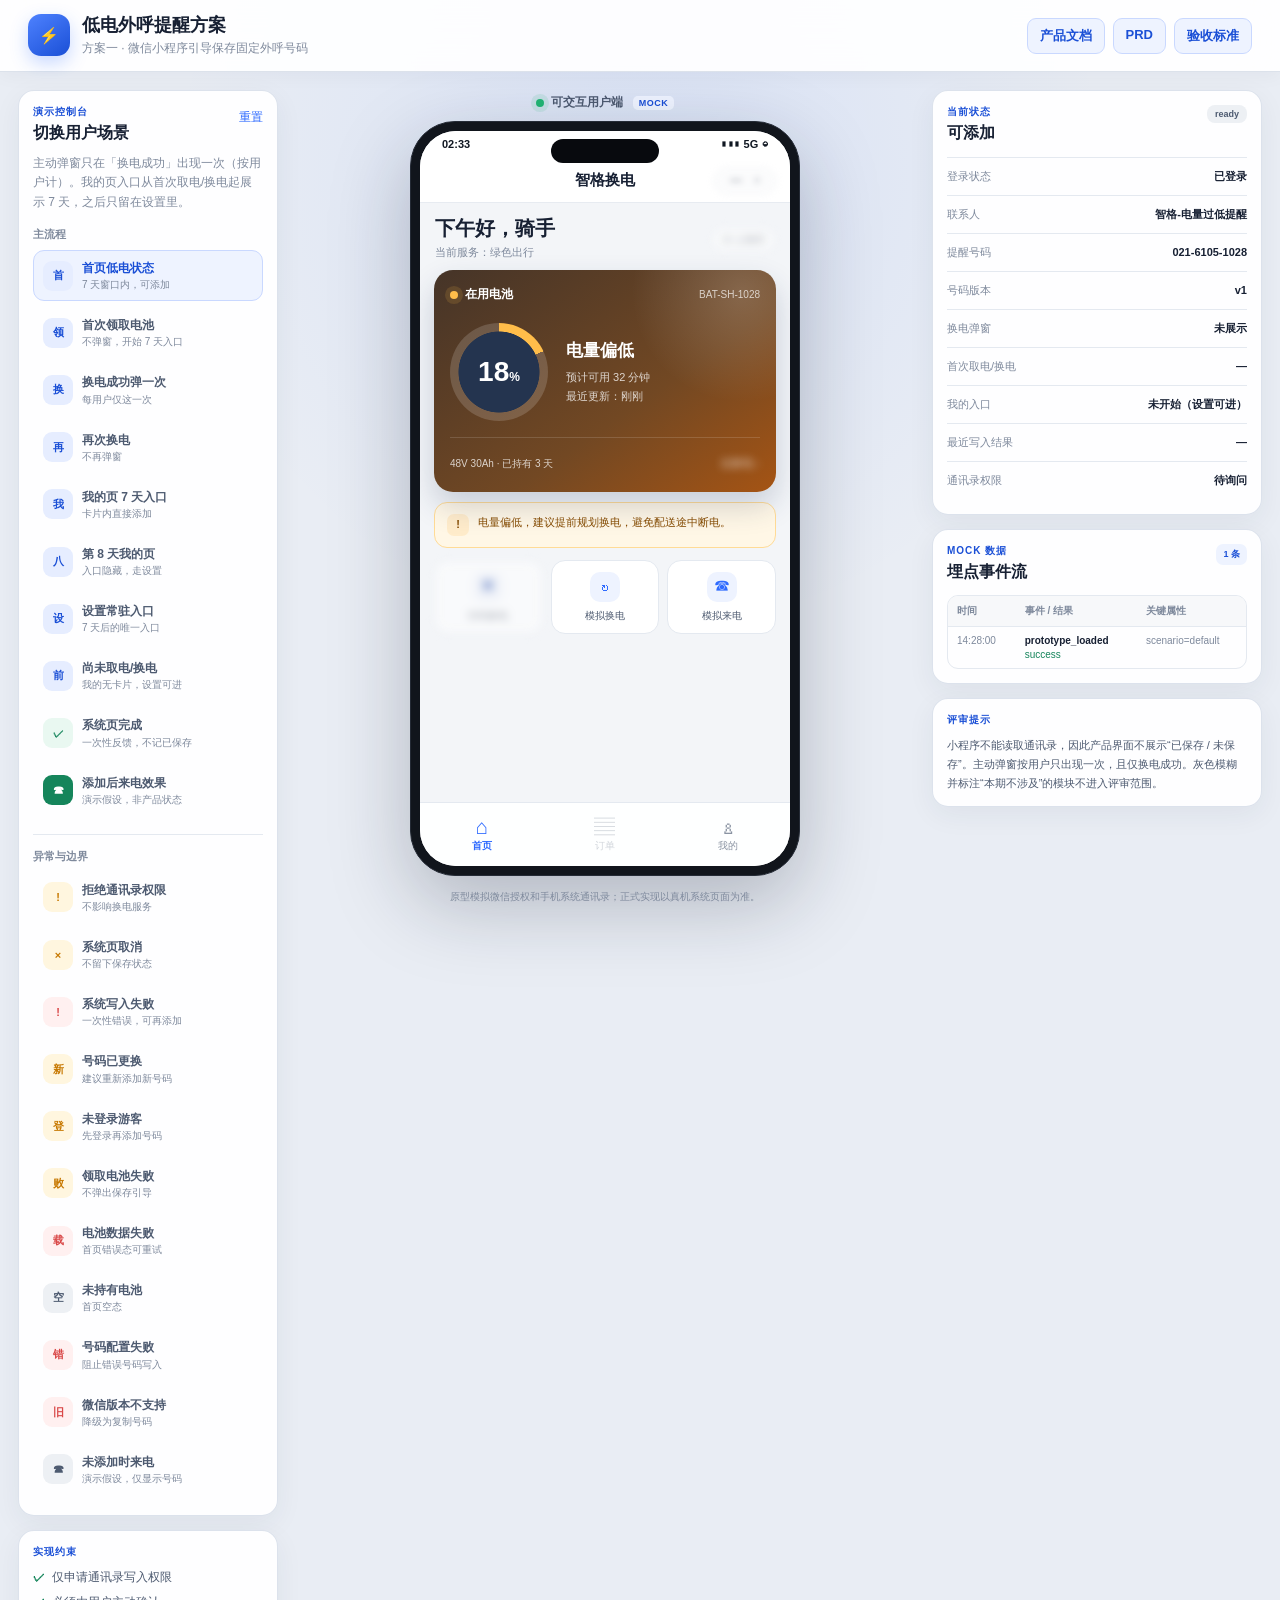
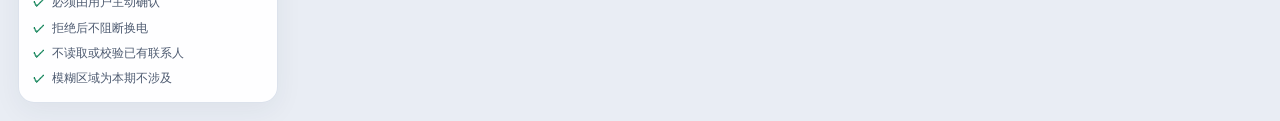
<file: docs/low-battery-call-reminder/index.html>
<!doctype html>
<html lang="zh-CN">
<head>
  <meta charset="utf-8">
  <meta http-equiv="refresh" content="0; url=prototype/index.html">
  <title>低电外呼提醒方案</title>
  <link rel="canonical" href="prototype/index.html">
</head>
<body>
  <p><a href="prototype/index.html">打开用户端原型</a> · <a href="docs/index.html">产品文档</a></p>
</body>
</html>
</file>
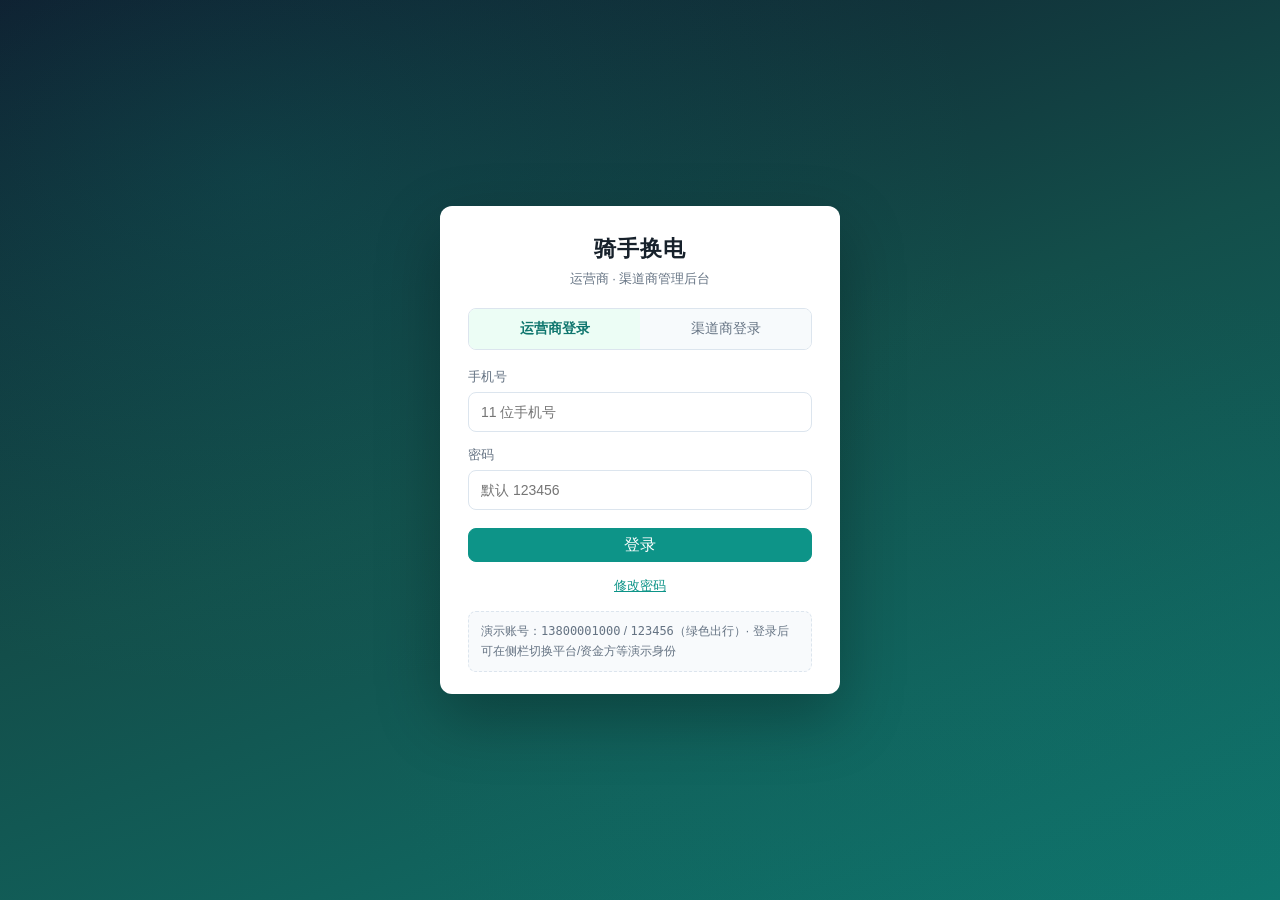
<file: docs/prototype/index.html>
<!doctype html>
<html lang="zh-CN">
<head>
  <meta charset="utf-8">
  <meta http-equiv="refresh" content="0;url=../index.html">
  <title>跳转中…</title>
  <script>location.replace("../index.html");</script>
</head>
<body>
  <p>正在跳转到 <a href="../index.html">运营商后台原型</a>…</p>
  <p><small>GitHub Pages 入口为站点根路径，不含 <code>prototype/</code> 子目录。</small></p>
</body>
</html>
</file>
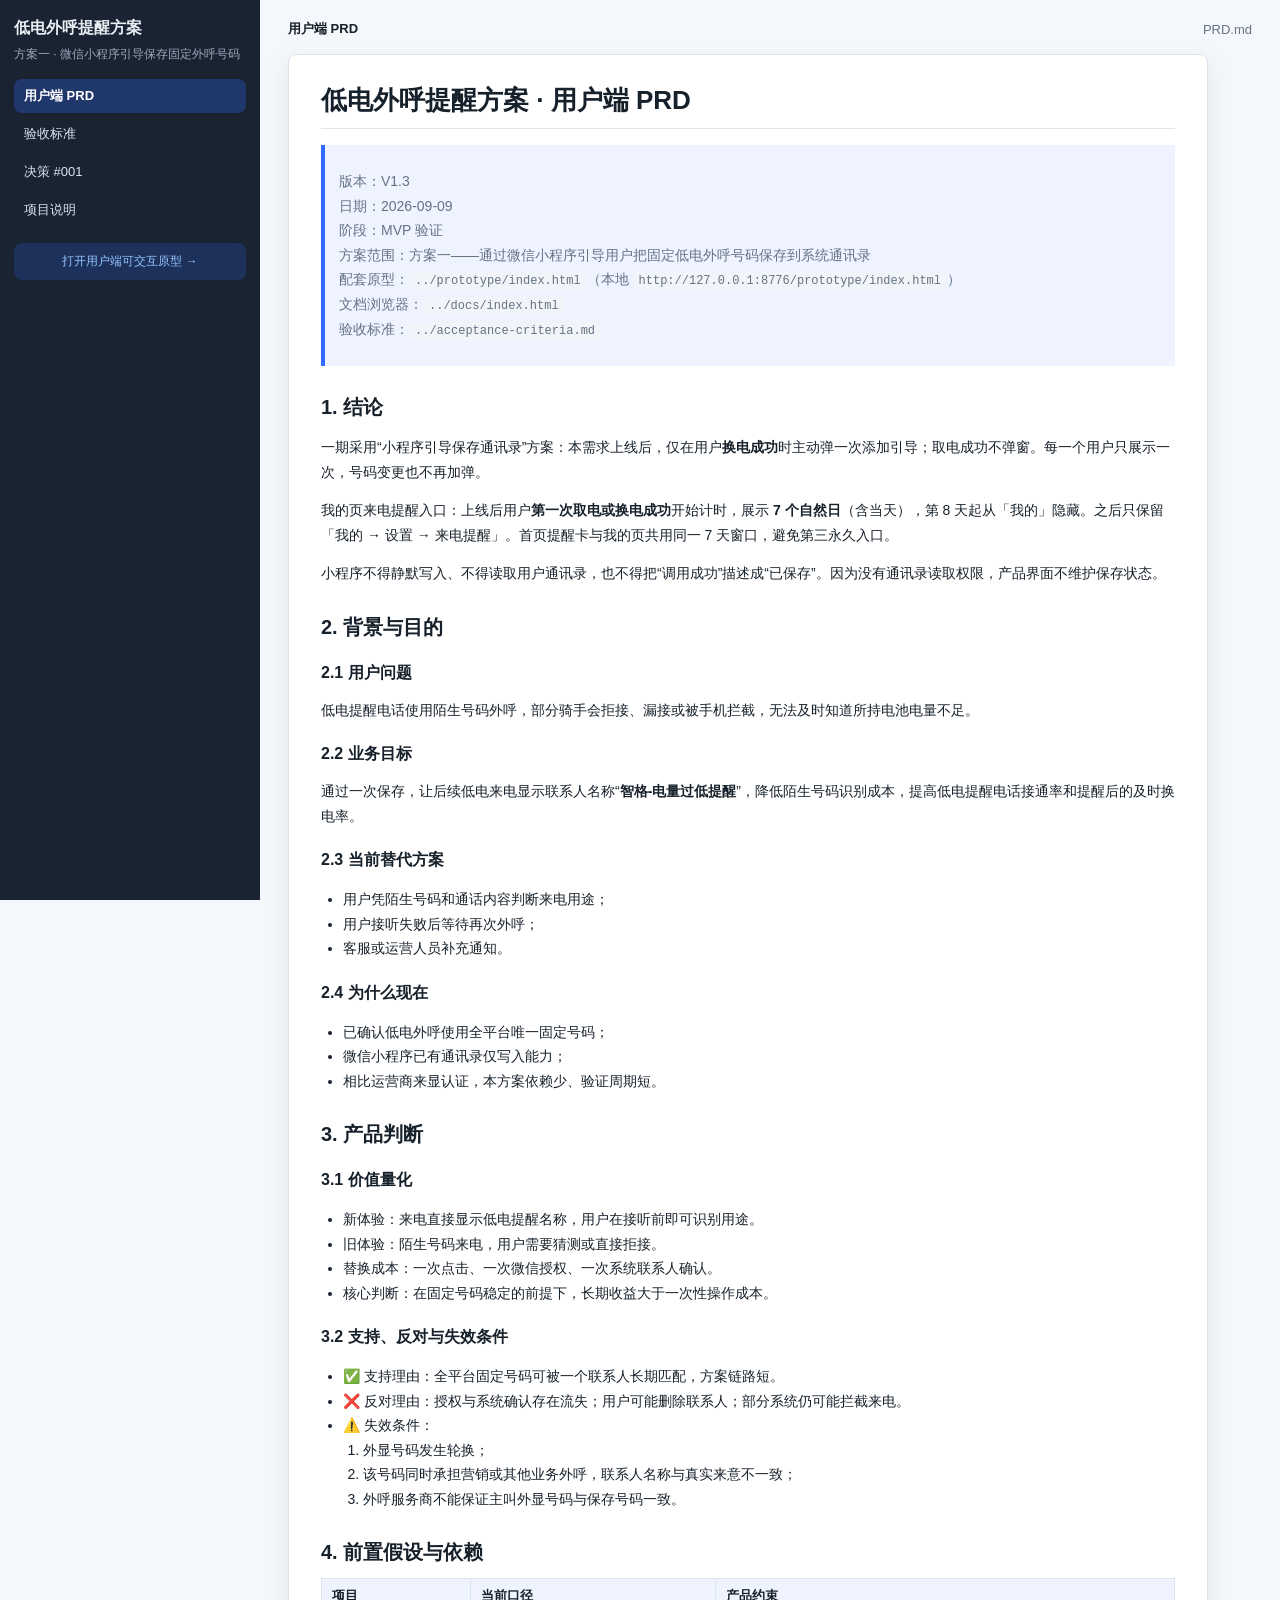
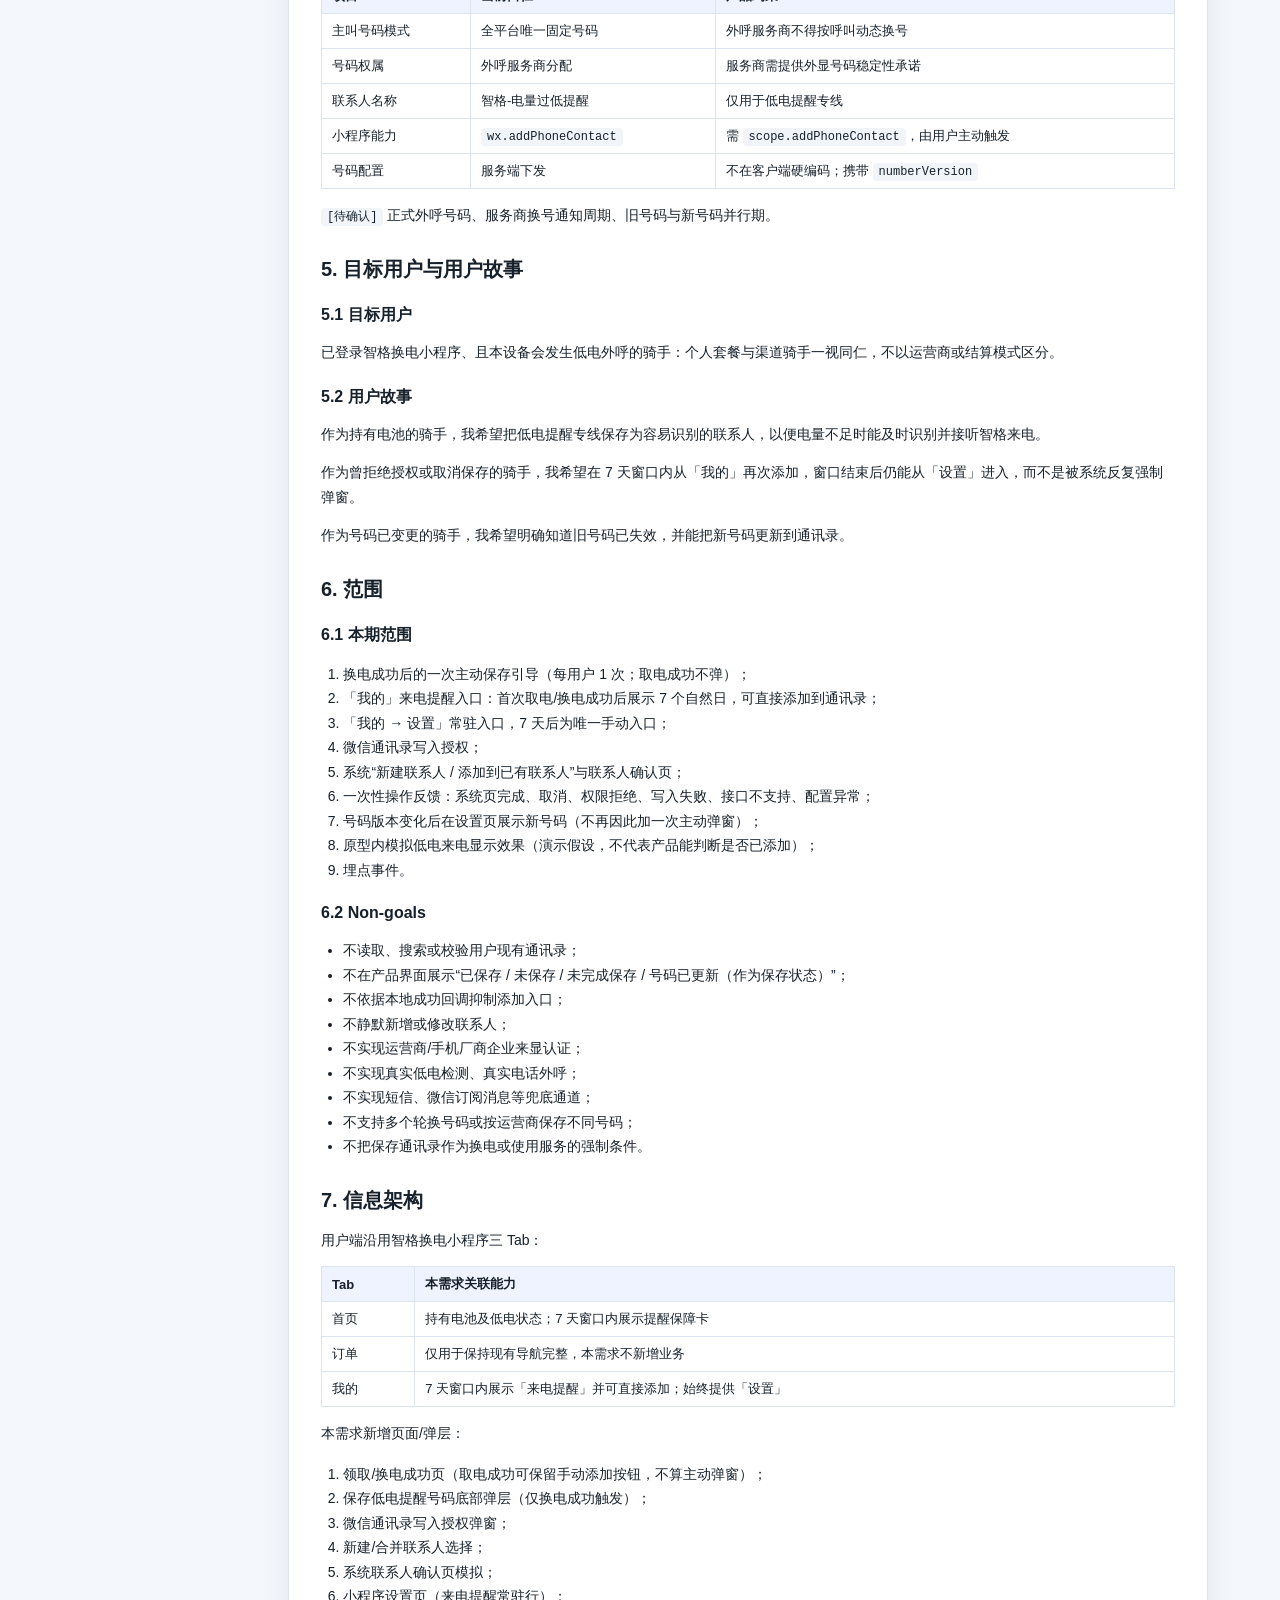
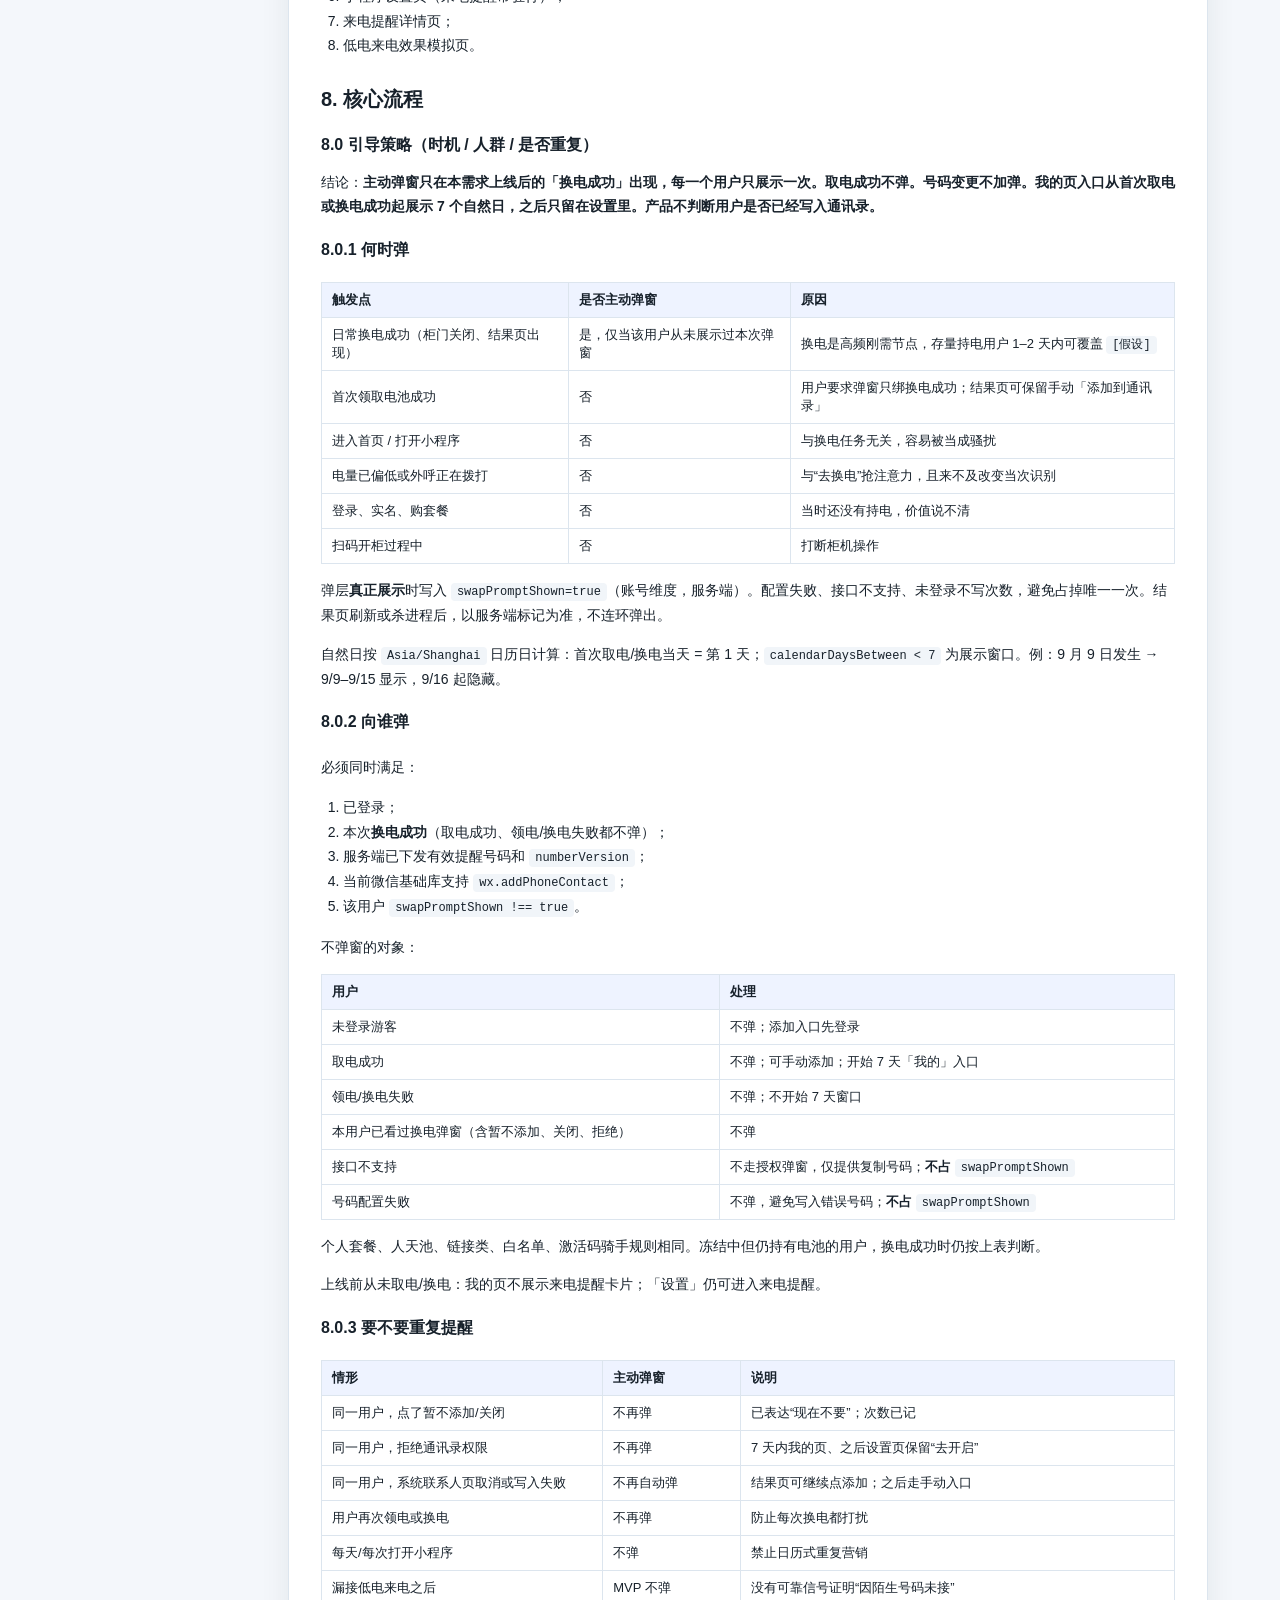
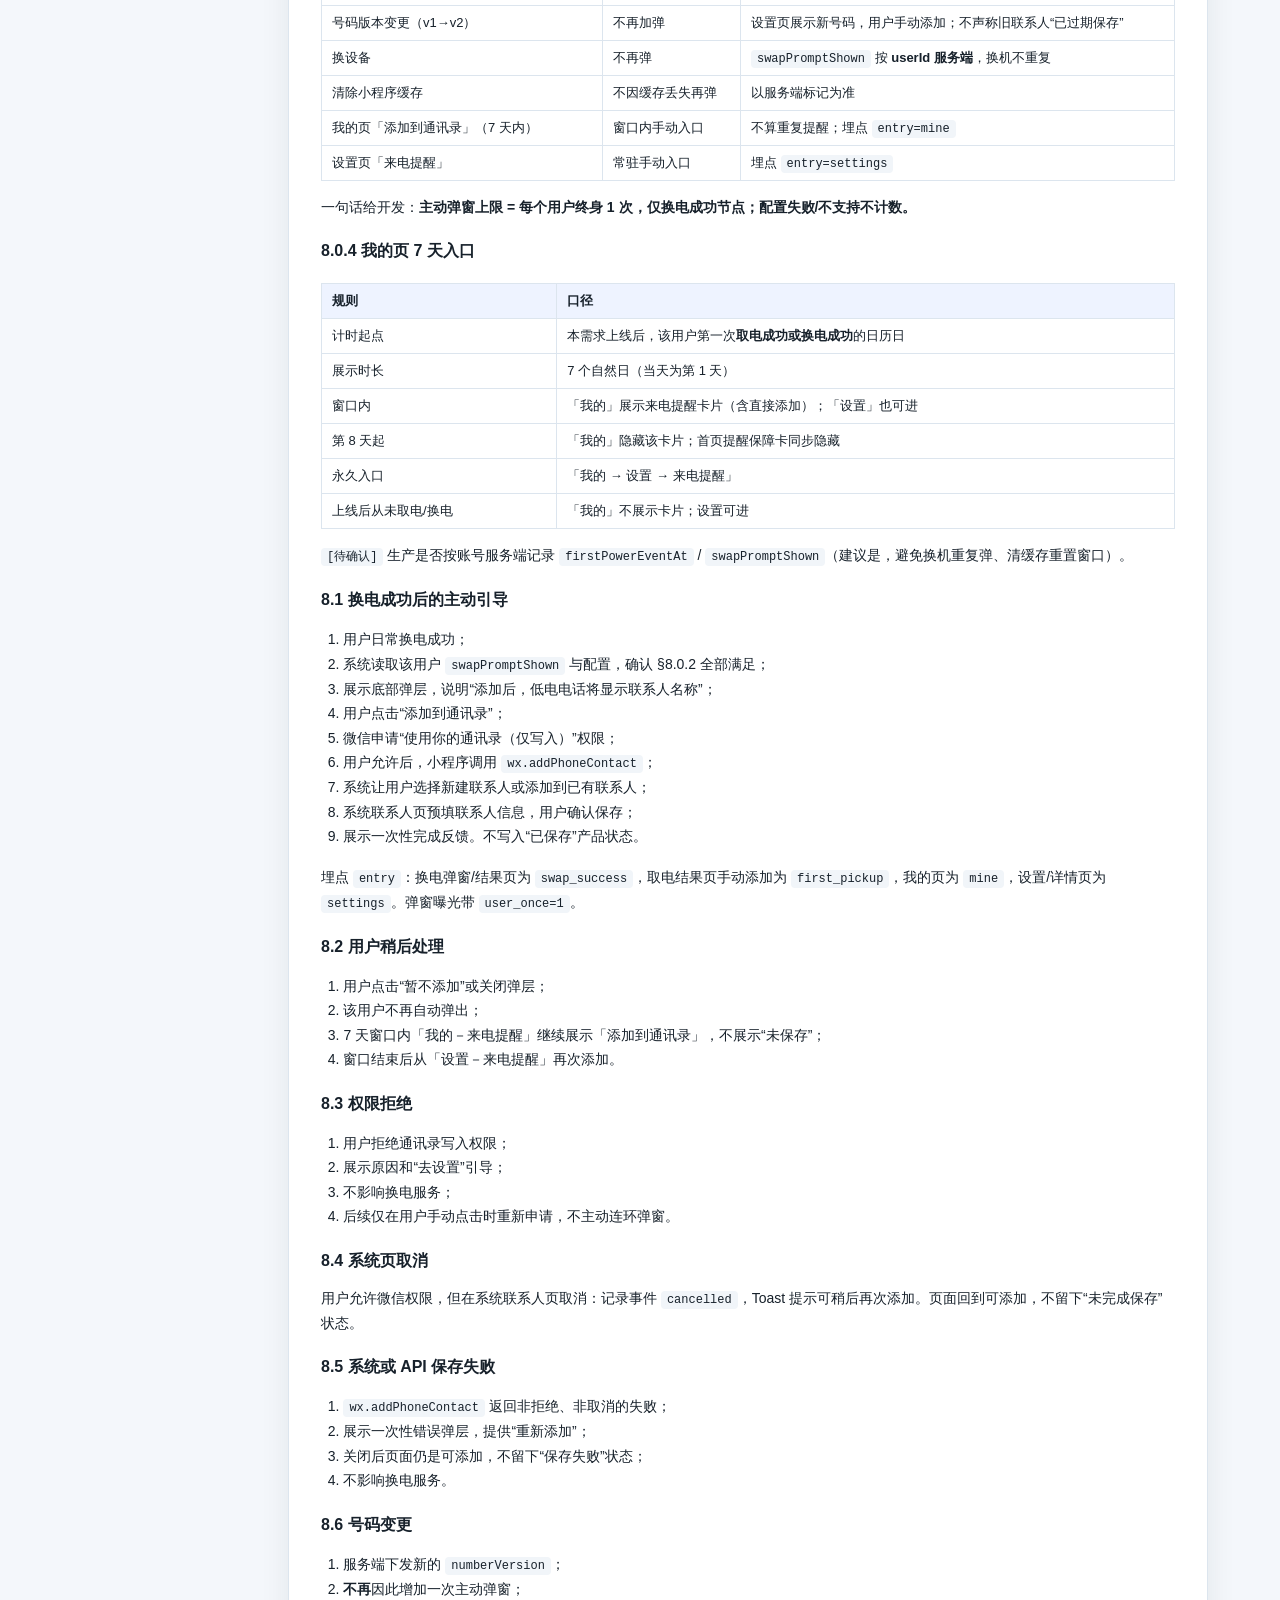
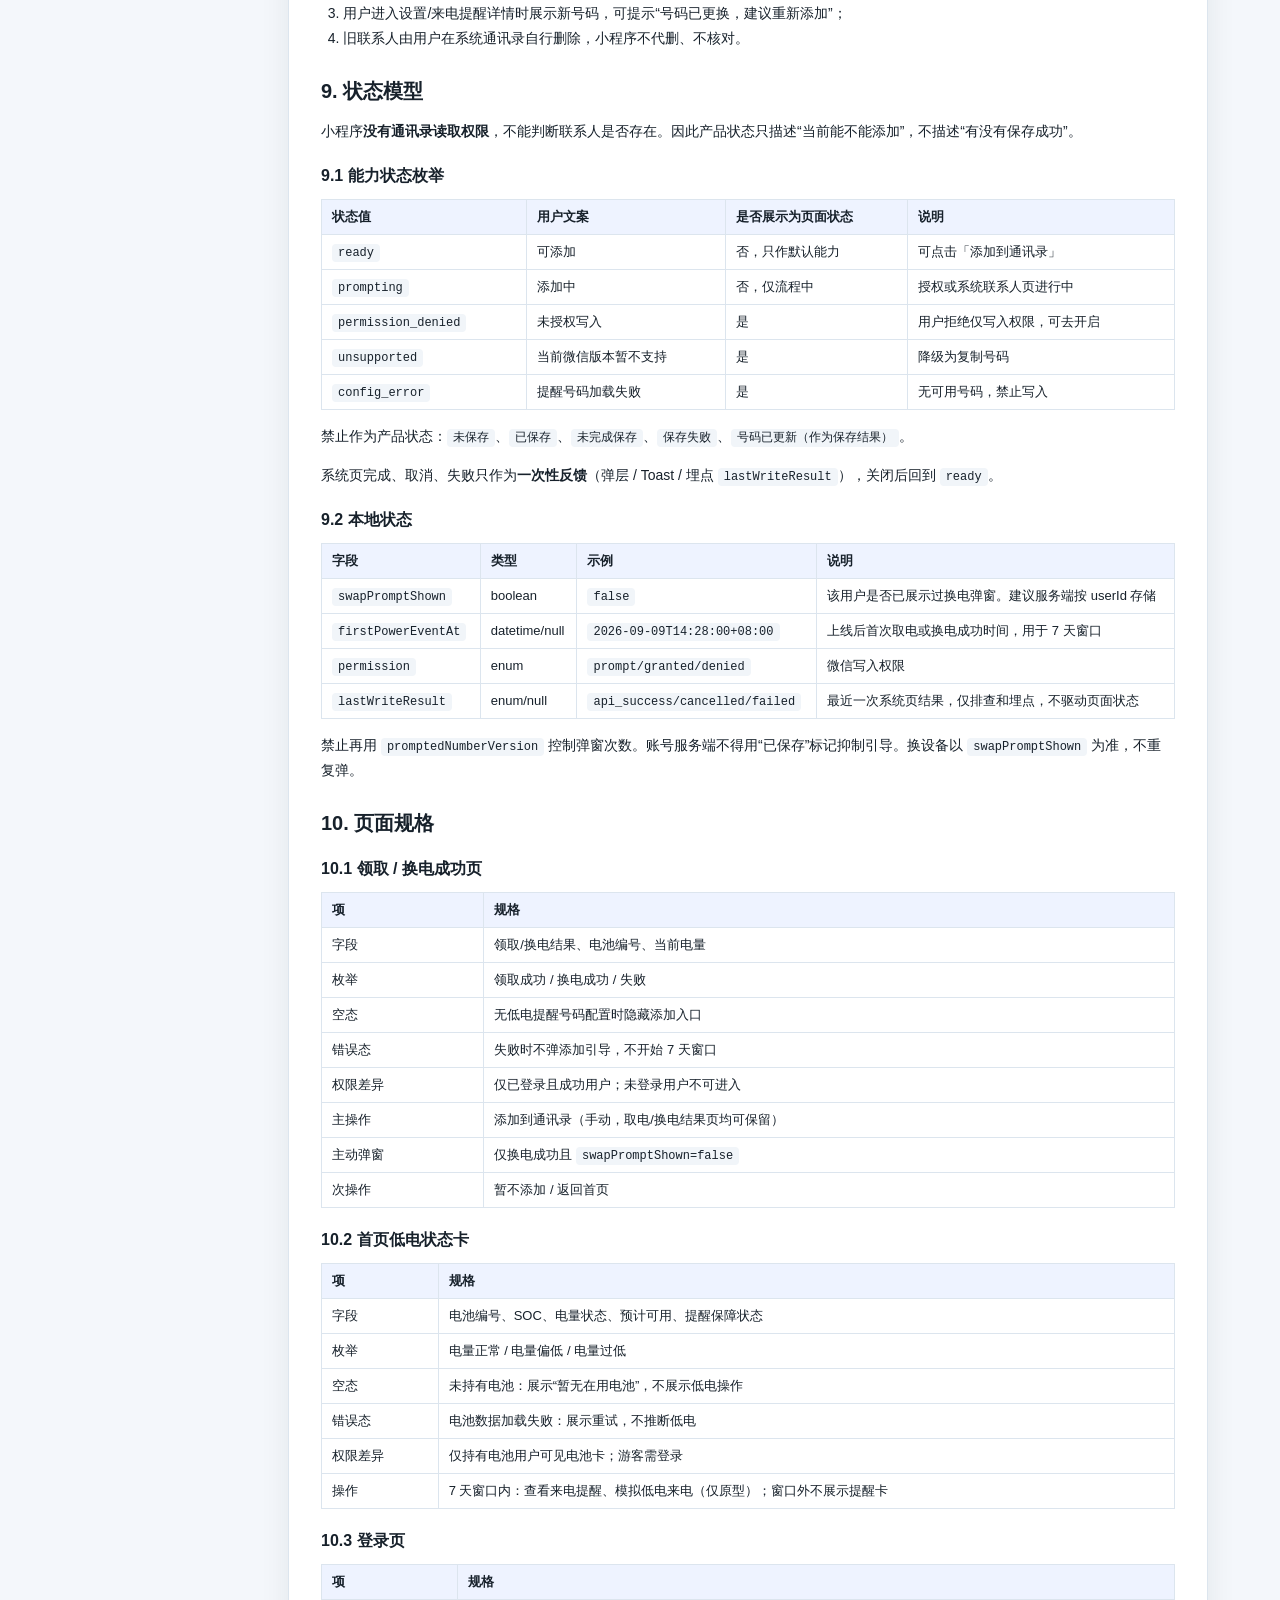
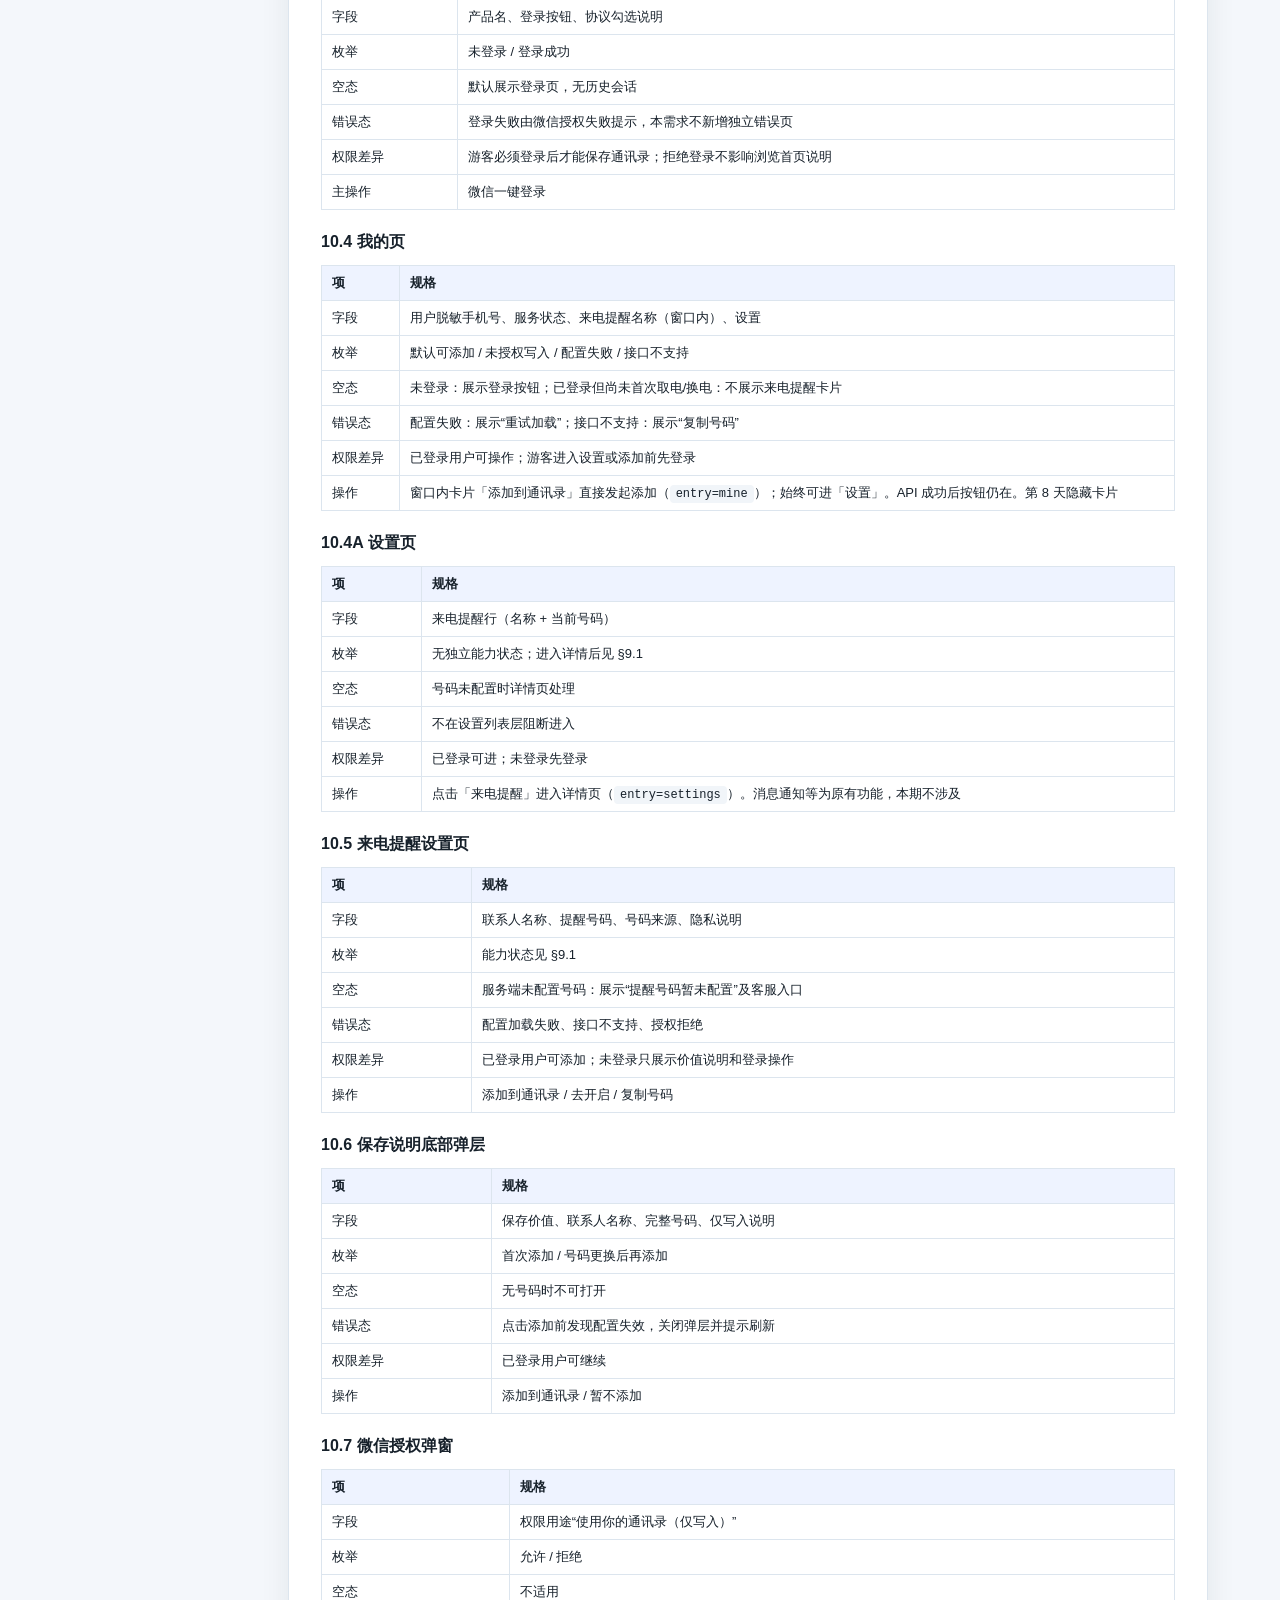
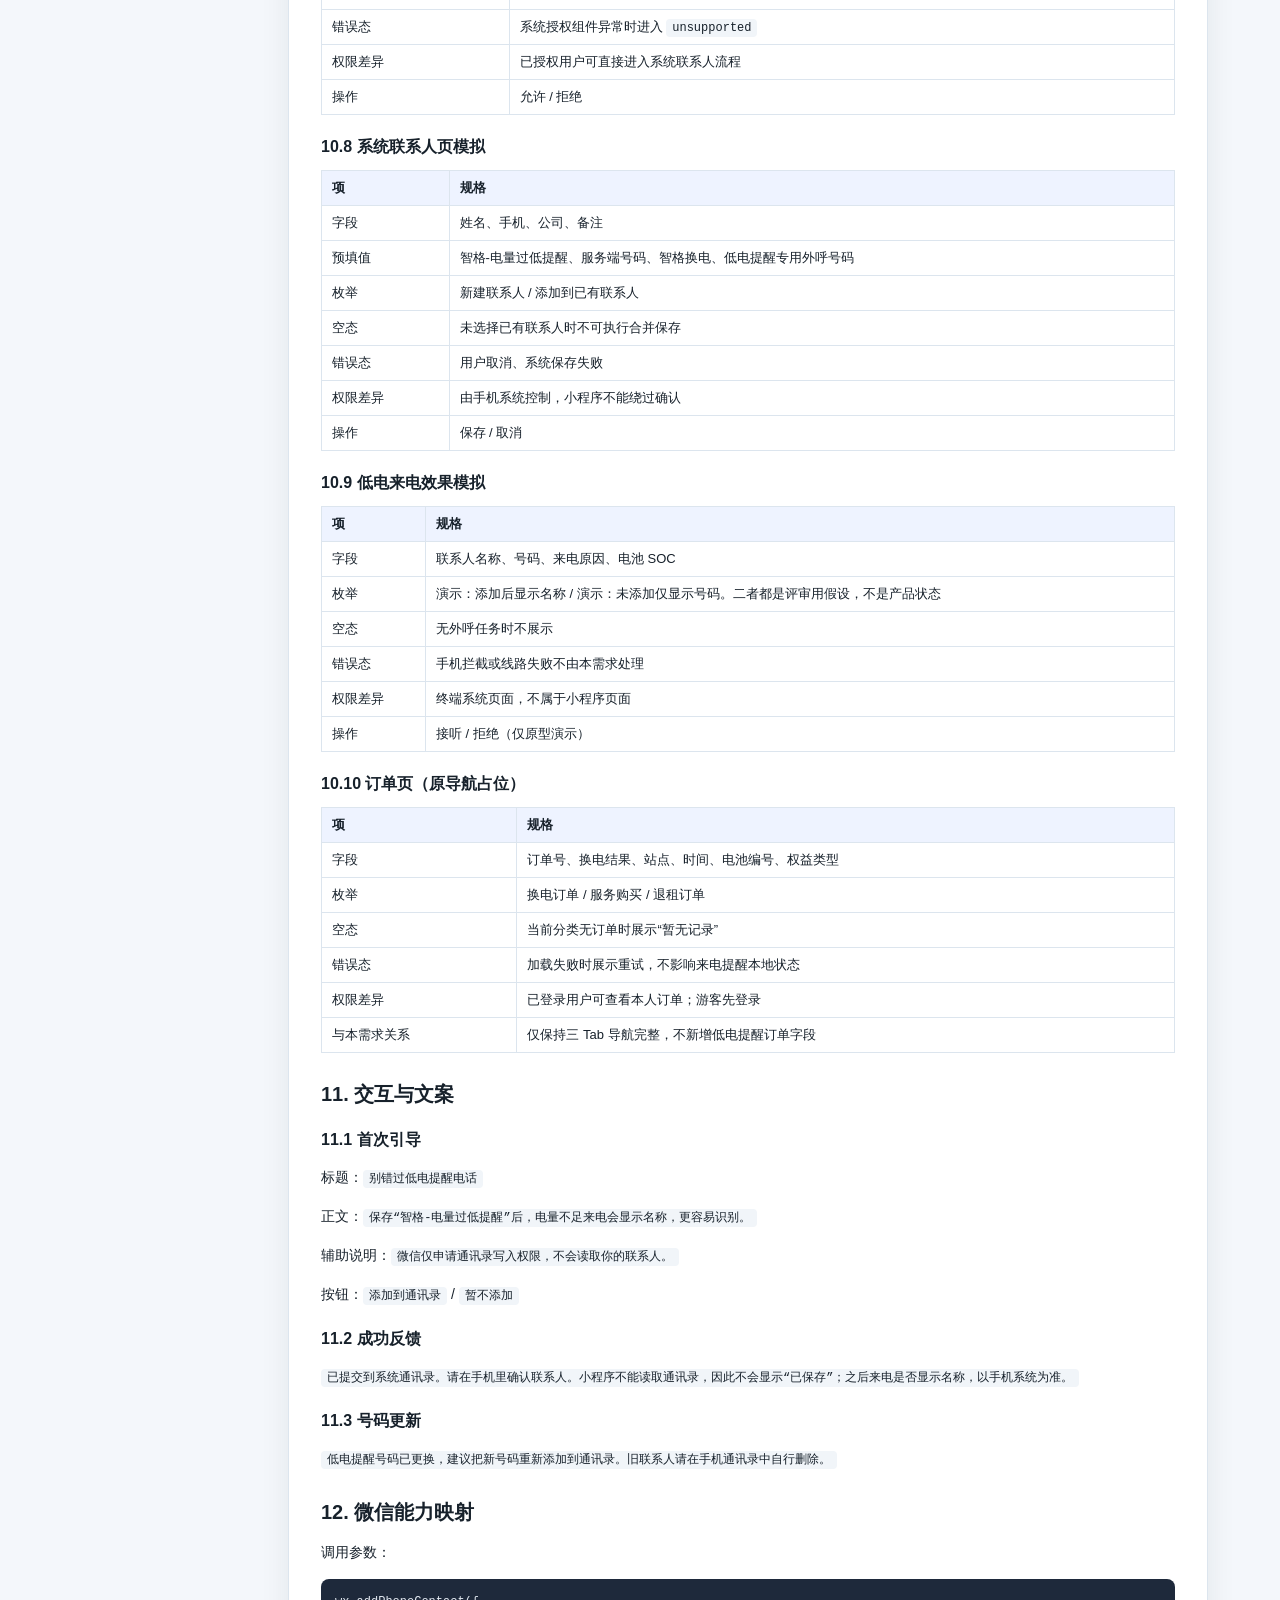
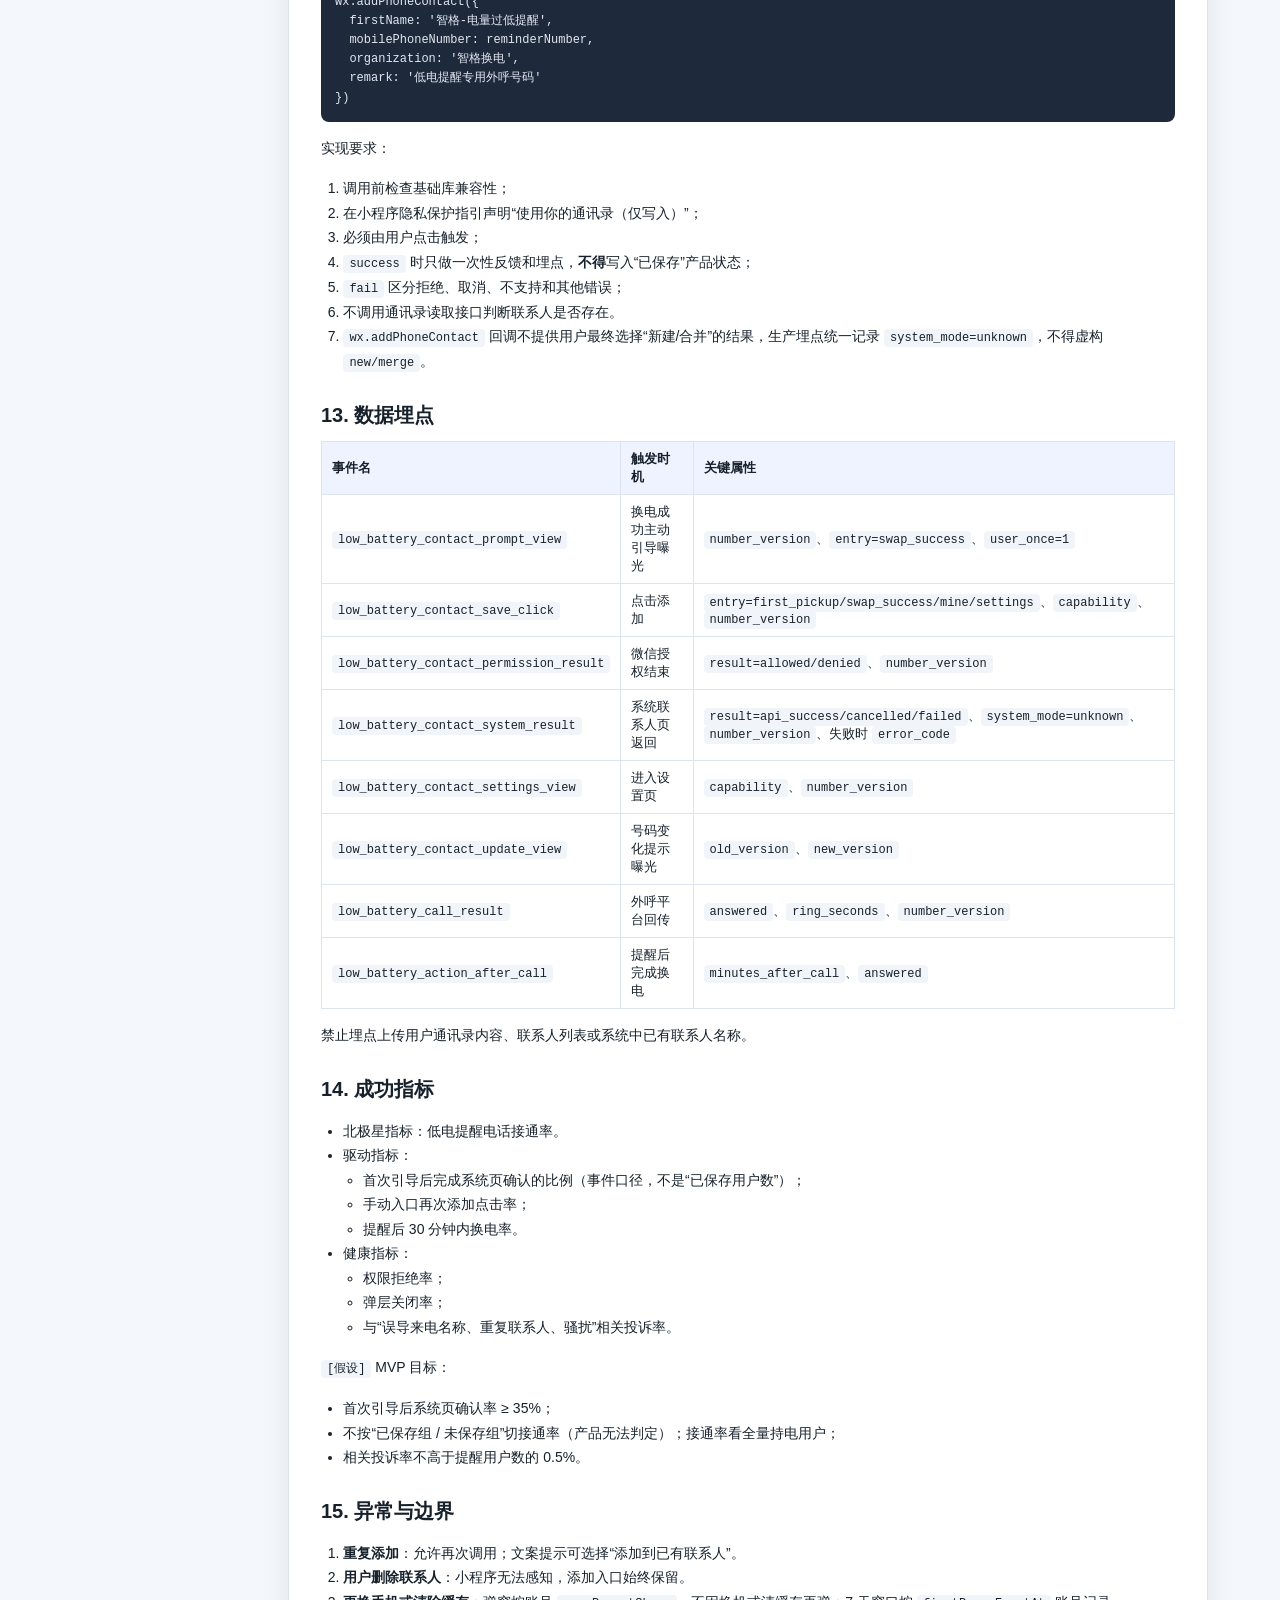
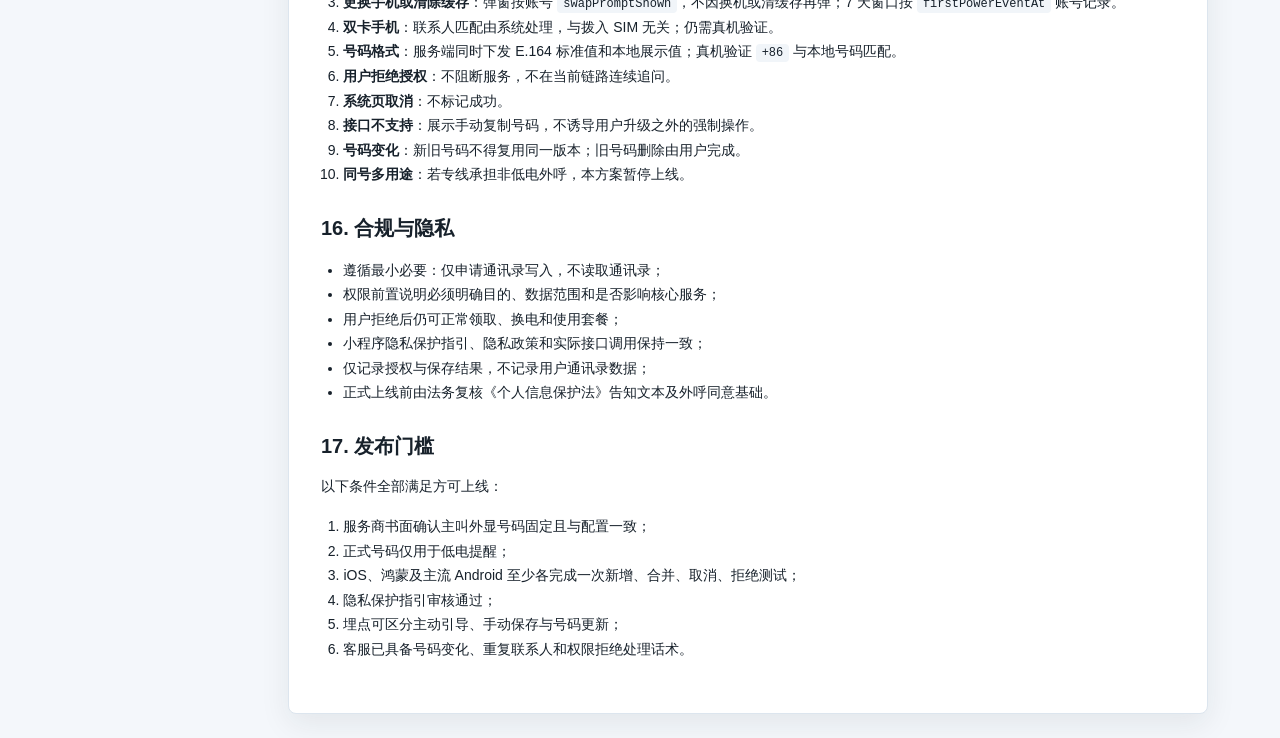
<file: docs/low-battery-call-reminder/docs/index.html>
<!doctype html>
<html lang="zh-CN">
<head>
  <meta charset="utf-8">
  <meta name="viewport" content="width=device-width, initial-scale=1">
  <title>产品文档 · 低电外呼提醒方案</title>
  <style>
    :root {
      --bg: #f4f7fb; --surface: #fff; --ink: #17212b; --muted: #657383;
      --line: #dce5ee; --brand: #2f6bff; --brand-dark: #1a4fd6; --brand-soft: #eef3ff;
      --radius: 8px; --shadow: 0 10px 30px rgba(22, 33, 43, .08); --sidebar-w: 260px;
    }
    * { box-sizing: border-box; }
    body { margin: 0; font-family: "PingFang SC", "Microsoft YaHei", sans-serif; color: var(--ink); background: var(--bg); }
    a { color: var(--brand-dark); }
    .layout { display: grid; grid-template-columns: var(--sidebar-w) 1fr; min-height: 100vh; }
    .sidebar {
      background: #1a2332; color: #e8eef4; padding: 18px 14px; overflow-y: auto;
      position: sticky; top: 0; height: 100vh;
    }
    .sidebar h1 { margin: 0; font-size: 16px; }
    .sidebar .sub { font-size: 12px; color: #9aa8b8; margin: 6px 0 16px; line-height: 1.5; }
    .doc-list { display: grid; gap: 4px; }
    .doc-list button {
      border: none; background: transparent; color: #dce5ee; text-align: left;
      padding: 8px 10px; border-radius: var(--radius); font-size: 13px; cursor: pointer; width: 100%;
    }
    .doc-list button:hover { background: rgba(255,255,255,.06); }
    .doc-list button.active { background: rgba(47, 107, 255, .28); color: #fff; font-weight: 600; }
    .sidebar .proto-link {
      display: block; margin-top: 16px; padding: 10px; background: rgba(47,107,255,.2);
      border-radius: var(--radius); color: #93c5fd; font-size: 12px; text-decoration: none; text-align: center;
    }
    .main { min-width: 0; padding: 20px 28px 40px; }
    .toolbar { display: flex; justify-content: space-between; align-items: center; gap: 12px; flex-wrap: wrap; margin-bottom: 16px; font-size: 13px; color: var(--muted); }
    .toolbar .file { font-weight: 600; color: var(--ink); }
    .article { background: var(--surface); border: 1px solid var(--line); border-radius: var(--radius); box-shadow: var(--shadow); padding: 28px 32px 36px; max-width: 920px; }
    .article .loading, .article .error { color: var(--muted); font-size: 14px; }
    .md h1 { font-size: 26px; margin: 0 0 16px; padding-bottom: 10px; border-bottom: 1px solid var(--line); }
    .md h2 { font-size: 20px; margin: 28px 0 12px; }
    .md h3 { font-size: 16px; margin: 22px 0 10px; }
    .md p, .md li { font-size: 14px; line-height: 1.75; }
    .md ul, .md ol { padding-left: 1.4em; }
    .md table { width: 100%; border-collapse: collapse; font-size: 13px; margin: 12px 0; }
    .md th, .md td { border: 1px solid var(--line); padding: 8px 10px; text-align: left; }
    .md th { background: var(--brand-soft); }
    .md code { background: #f1f5f9; padding: 2px 6px; border-radius: 4px; font-size: 12px; }
    .md pre { background: #1e293b; color: #e2e8f0; padding: 14px; border-radius: var(--radius); overflow-x: auto; font-size: 12px; line-height: 1.6; }
    .md pre code { background: none; padding: 0; color: inherit; }
    .md blockquote { margin: 12px 0; padding: 10px 14px; border-left: 4px solid var(--brand); background: var(--brand-soft); color: var(--muted); }
    .md hr { border: none; border-top: 1px solid var(--line); margin: 24px 0; }
    @media (max-width: 900px) { .layout { grid-template-columns: 1fr; } .sidebar { position: relative; height: auto; } }
  </style>
</head>
<body>
  <div class="layout">
    <aside class="sidebar">
      <h1>低电外呼提醒方案</h1>
      <p class="sub">方案一 · 微信小程序引导保存固定外呼号码</p>
      <div class="doc-list" id="docNav"></div>
      <a class="proto-link" href="../prototype/index.html">打开用户端可交互原型 →</a>
    </aside>
    <main class="main">
      <div class="toolbar">
        <span class="file" id="currentFile">—</span>
        <span id="loadStatus"></span>
      </div>
      <article class="article">
        <div id="content" class="md loading">加载中…</div>
      </article>
    </main>
  </div>

  <script src="vendor/marked.min.js"></script>
  <script>
    const DOCS = [
      { file: "PRD.md", label: "用户端 PRD" },
      { file: "../acceptance-criteria.md", label: "验收标准" },
      { file: "../decisions/decision-001.md", label: "决策 #001" },
      { file: "../README.md", label: "项目说明" }
    ];

    let currentDocFile = "";

    function docFileUrl(file) {
      return new URL(file, location.href).href;
    }

    function parseLocationHash() {
      const raw = decodeURIComponent(location.hash.slice(1) || "");
      if (!raw) return { file: "PRD.md", anchor: "" };
      const match = raw.match(/^(.+?\.md)(?:#(.*))?$/);
      if (match) return { file: match[1], anchor: match[2] || "" };
      return { file: raw.endsWith(".md") ? raw : "PRD.md", anchor: "" };
    }

    function setDocHash(file, anchor, push) {
      const h = anchor ? `${file}#${anchor}` : file;
      if (push) location.hash = h;
      else history.replaceState(null, "", "#" + h);
    }

    function renderNav(activeFile) {
      const nav = document.getElementById("docNav");
      nav.innerHTML = DOCS.map(it => `
        <button type="button" class="${it.file === activeFile ? "active" : ""}" data-doc="${it.file}">${it.label}</button>
      `).join("");
      nav.querySelectorAll("[data-doc]").forEach(btn => {
        btn.onclick = () => loadDoc(btn.dataset.doc, true);
      });
    }

    async function loadDoc(file, pushHash, anchor) {
      const content = document.getElementById("content");
      const status = document.getElementById("loadStatus");
      currentDocFile = file;
      const label = DOCS.find(d => d.file === file)?.label || file;
      document.getElementById("currentFile").textContent = label;
      content.className = "md loading";
      content.textContent = "加载中…";
      status.textContent = "";
      renderNav(file);
      if (pushHash) setDocHash(file, anchor || "", true);
      else if (anchor) setDocHash(file, anchor, false);

      if (location.protocol === "file:") {
        content.className = "md error";
        content.innerHTML = `<p><strong>无法通过本地文件路径打开文档。</strong></p>
          <p>请执行 <code>cd 低电外呼提醒方案 && python3 main.py</code>，访问
          <a href="http://127.0.0.1:8776/docs/index.html">http://127.0.0.1:8776/docs/index.html</a></p>`;
        return;
      }

      try {
        const res = await fetch(docFileUrl(file));
        if (!res.ok) throw new Error("HTTP " + res.status);
        const md = await res.text();
        content.className = "md";
        content.innerHTML = marked.parse(md, { gfm: true, breaks: false });
        status.textContent = file;
      } catch (e) {
        content.className = "md error";
        content.innerHTML = `<p>无法加载 <code>${file}</code>（${e.message}）。</p>`;
      }
    }

    const { file: initialFile, anchor: initialAnchor } = parseLocationHash();
    loadDoc(initialFile.endsWith(".md") ? initialFile : "PRD.md", false, initialAnchor);
    window.addEventListener("hashchange", () => {
      const { file, anchor } = parseLocationHash();
      if (file && file.endsWith(".md")) loadDoc(file, false, anchor);
    });
  </script>
</body>
</html>
</file>
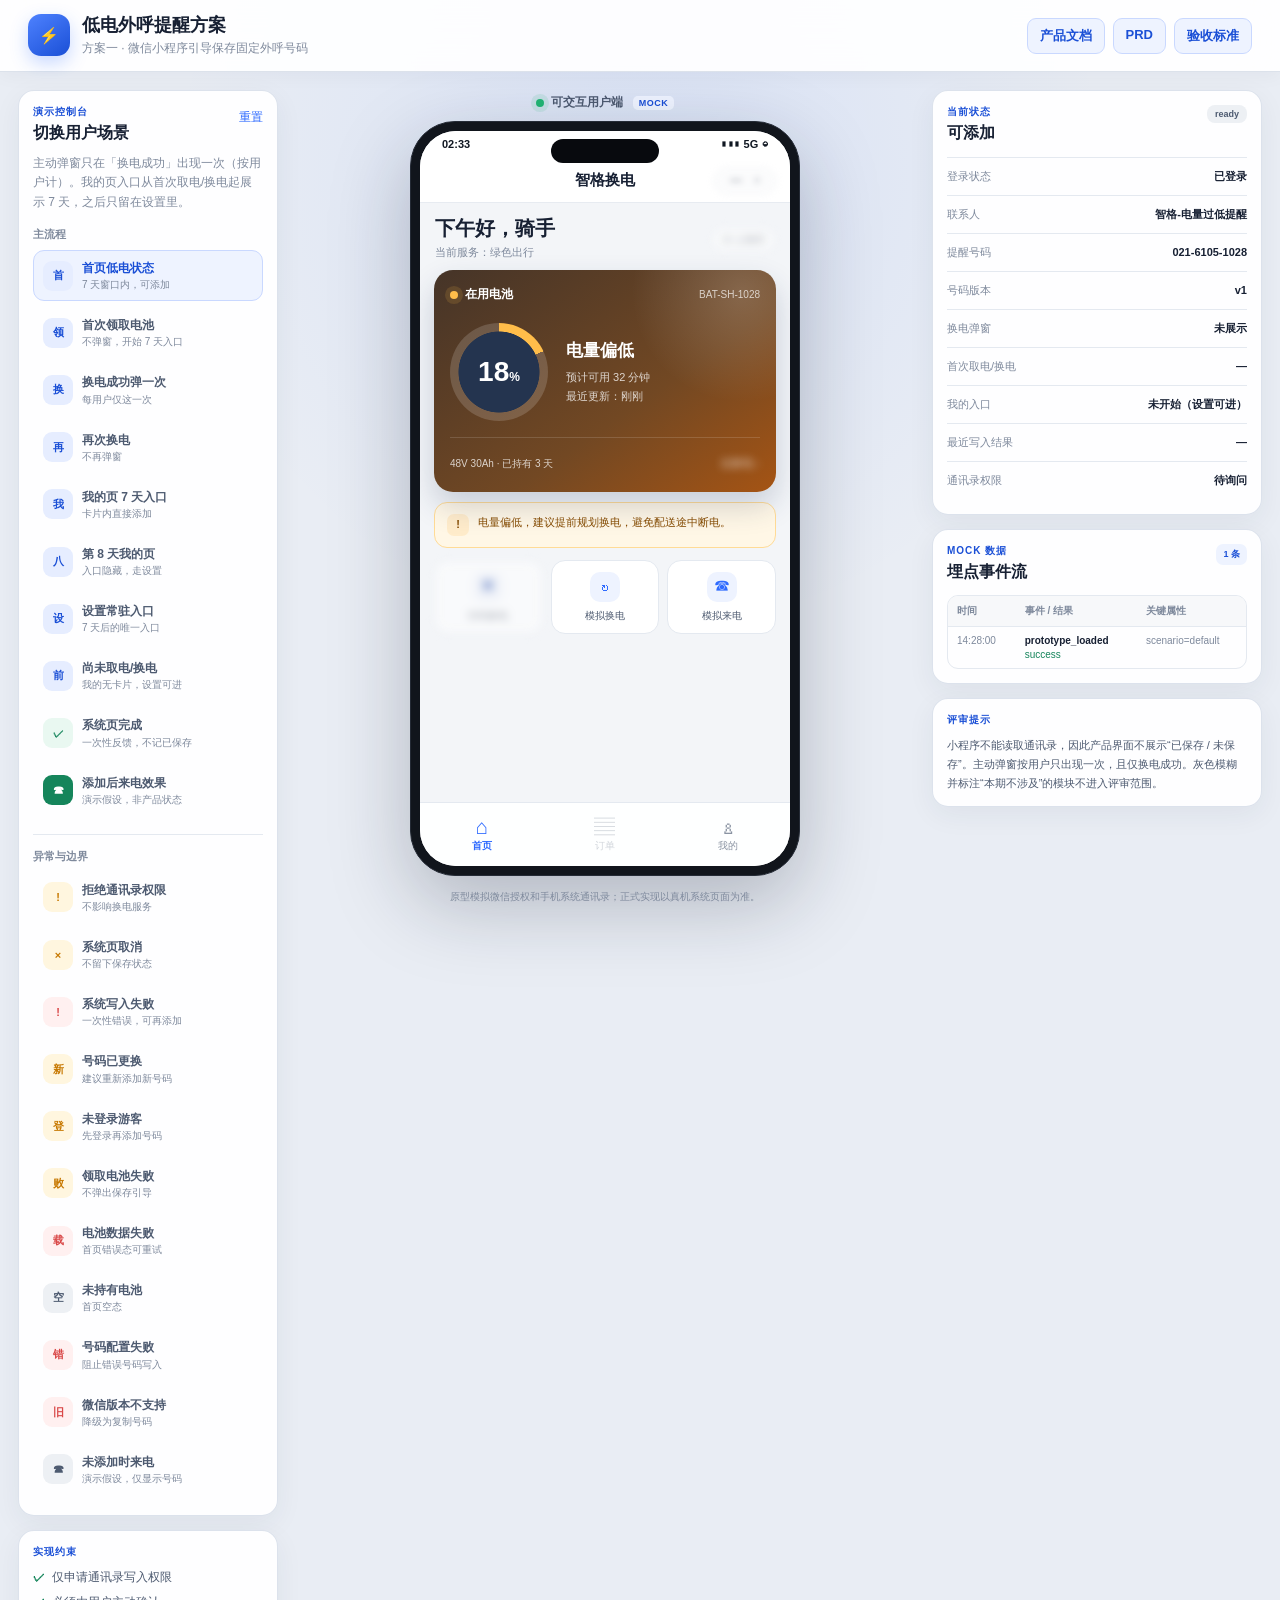
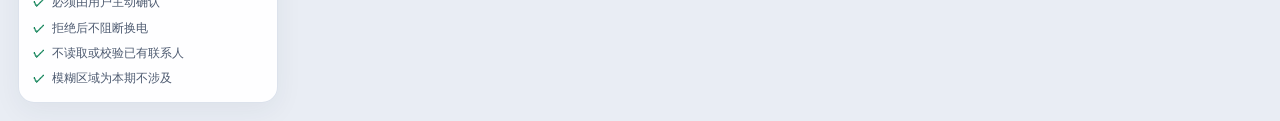
<file: docs/low-battery-call-reminder/prototype/index.html>
<!doctype html>
<html lang="zh-CN">
<head>
  <meta charset="utf-8">
  <meta name="viewport" content="width=device-width, initial-scale=1">
  <meta name="description" content="智格低电外呼提醒方案一 · 用户端可交互原型">
  <title>低电外呼提醒方案 · 用户端原型</title>
  <link rel="stylesheet" href="styles.css">
</head>
<body>
  <a class="skip-link" href="#screen-root">跳到手机页面</a>

  <header class="prototype-header">
    <div class="brand-block">
      <span class="brand-mark" aria-hidden="true">⚡</span>
      <div>
        <h1>低电外呼提醒方案</h1>
        <p>方案一 · 微信小程序引导保存固定外呼号码</p>
      </div>
    </div>
    <nav class="doc-links" aria-label="交付文档">
      <a href="../docs/index.html">产品文档</a>
      <a href="../docs/PRD.md">PRD</a>
      <a href="../acceptance-criteria.md">验收标准</a>
    </nav>
  </header>

  <main class="prototype-workspace">
    <aside class="review-panel" aria-label="原型场景">
      <section class="panel-card">
        <div class="panel-heading">
          <div>
            <span class="eyebrow">演示控制台</span>
            <h2>切换用户场景</h2>
          </div>
          <button class="text-button" type="button" data-action="reset-demo">重置</button>
        </div>
        <p class="panel-hint">主动弹窗只在「换电成功」出现一次（按用户计）。我的页入口从首次取电/换电起展示 7 天，之后只留在设置里。</p>

        <div class="scenario-group">
          <h3>主流程</h3>
          <button class="scenario-button active" type="button" data-scenario="default">
            <span class="scenario-icon">首</span>
            <span><strong>首页低电状态</strong><small>7 天窗口内，可添加</small></span>
          </button>
          <button class="scenario-button" type="button" data-scenario="first-pickup">
            <span class="scenario-icon">领</span>
            <span><strong>首次领取电池</strong><small>不弹窗，开始 7 天入口</small></span>
          </button>
          <button class="scenario-button" type="button" data-scenario="existing-swap">
            <span class="scenario-icon">换</span>
            <span><strong>换电成功弹一次</strong><small>每用户仅这一次</small></span>
          </button>
          <button class="scenario-button" type="button" data-scenario="swap-again">
            <span class="scenario-icon">再</span>
            <span><strong>再次换电</strong><small>不再弹窗</small></span>
          </button>
          <button class="scenario-button" type="button" data-scenario="manual-settings">
            <span class="scenario-icon">我</span>
            <span><strong>我的页 7 天入口</strong><small>卡片内直接添加</small></span>
          </button>
          <button class="scenario-button" type="button" data-scenario="mine-day-8">
            <span class="scenario-icon">八</span>
            <span><strong>第 8 天我的页</strong><small>入口隐藏，走设置</small></span>
          </button>
          <button class="scenario-button" type="button" data-scenario="settings-entry">
            <span class="scenario-icon">设</span>
            <span><strong>设置常驻入口</strong><small>7 天后的唯一入口</small></span>
          </button>
          <button class="scenario-button" type="button" data-scenario="before-power-event">
            <span class="scenario-icon">前</span>
            <span><strong>尚未取电/换电</strong><small>我的无卡片，设置可进</small></span>
          </button>
          <button class="scenario-button" type="button" data-scenario="added">
            <span class="scenario-icon success">✓</span>
            <span><strong>系统页完成</strong><small>一次性反馈，不记已保存</small></span>
          </button>
          <button class="scenario-button" type="button" data-scenario="call-named">
            <span class="scenario-icon call">☎</span>
            <span><strong>添加后来电效果</strong><small>演示假设，非产品状态</small></span>
          </button>
        </div>

        <div class="scenario-group">
          <h3>异常与边界</h3>
          <button class="scenario-button" type="button" data-scenario="permission-denied">
            <span class="scenario-icon warning">!</span>
            <span><strong>拒绝通讯录权限</strong><small>不影响换电服务</small></span>
          </button>
          <button class="scenario-button" type="button" data-scenario="system-cancelled">
            <span class="scenario-icon warning">×</span>
            <span><strong>系统页取消</strong><small>不留下保存状态</small></span>
          </button>
          <button class="scenario-button" type="button" data-scenario="save-failed">
            <span class="scenario-icon danger">!</span>
            <span><strong>系统写入失败</strong><small>一次性错误，可再添加</small></span>
          </button>
          <button class="scenario-button" type="button" data-scenario="number-updated">
            <span class="scenario-icon warning">新</span>
            <span><strong>号码已更换</strong><small>建议重新添加新号码</small></span>
          </button>
          <button class="scenario-button" type="button" data-scenario="guest">
            <span class="scenario-icon warning">登</span>
            <span><strong>未登录游客</strong><small>先登录再添加号码</small></span>
          </button>
          <button class="scenario-button" type="button" data-scenario="pickup-failed">
            <span class="scenario-icon warning">败</span>
            <span><strong>领取电池失败</strong><small>不弹出保存引导</small></span>
          </button>
          <button class="scenario-button" type="button" data-scenario="battery-error">
            <span class="scenario-icon danger">载</span>
            <span><strong>电池数据失败</strong><small>首页错误态可重试</small></span>
          </button>
          <button class="scenario-button" type="button" data-scenario="no-battery">
            <span class="scenario-icon neutral">空</span>
            <span><strong>未持有电池</strong><small>首页空态</small></span>
          </button>
          <button class="scenario-button" type="button" data-scenario="config-error">
            <span class="scenario-icon danger">错</span>
            <span><strong>号码配置失败</strong><small>阻止错误号码写入</small></span>
          </button>
          <button class="scenario-button" type="button" data-scenario="unsupported">
            <span class="scenario-icon danger">旧</span>
            <span><strong>微信版本不支持</strong><small>降级为复制号码</small></span>
          </button>
          <button class="scenario-button" type="button" data-scenario="call-unknown">
            <span class="scenario-icon neutral">☎</span>
            <span><strong>未添加时来电</strong><small>演示假设，仅显示号码</small></span>
          </button>
        </div>
      </section>

      <section class="panel-card constraint-card">
        <span class="eyebrow">实现约束</span>
        <ul>
          <li>仅申请通讯录写入权限</li>
          <li>必须由用户主动确认</li>
          <li>拒绝后不阻断换电</li>
          <li>不读取或校验已有联系人</li>
          <li>模糊区域为本期不涉及</li>
        </ul>
      </section>
    </aside>

    <section class="phone-stage" aria-label="用户端原型">
      <div class="preview-caption">
        <span class="live-dot" aria-hidden="true"></span>
        可交互用户端
        <span class="mock-badge">Mock</span>
      </div>

      <article class="phone-shell" id="phone-shell">
        <div class="phone-bezel">
          <div class="dynamic-island" aria-hidden="true"></div>
          <div class="status-bar" aria-label="手机状态">
            <span id="status-time">14:28</span>
            <span class="status-icons" aria-hidden="true">▮▮▮ 5G ◒</span>
          </div>

          <header class="mini-header" id="mini-header">
            <button class="icon-button back-button is-hidden" type="button" data-action="back" aria-label="返回">‹</button>
            <strong id="mini-title">智格换电</strong>
            <button class="capsule-button out-of-scope-static" type="button" data-action="noop" aria-label="小程序菜单" tabindex="-1">•••　◉</button>
          </header>

          <section class="screen-root" id="screen-root" tabindex="-1" aria-live="polite"></section>

          <nav class="tab-bar" id="tab-bar" aria-label="小程序主导航">
            <button class="tab-button active" type="button" data-tab="home">
              <span class="tab-icon" aria-hidden="true">⌂</span>
              <span>首页</span>
            </button>
            <button class="tab-button" type="button" data-tab="orders">
              <span class="tab-icon" aria-hidden="true">▤</span>
              <span>订单</span>
            </button>
            <button class="tab-button" type="button" data-tab="mine">
              <span class="tab-icon" aria-hidden="true">♙</span>
              <span>我的</span>
            </button>
          </nav>

          <div class="overlay-root" id="overlay-root"></div>
          <div class="toast" id="toast" role="status" aria-live="polite"></div>
        </div>
      </article>

      <p class="device-note">原型模拟微信授权和手机系统通讯录；正式实现以真机系统页面为准。</p>
    </section>

    <aside class="inspector-panel" aria-label="状态与埋点">
      <section class="panel-card">
        <div class="panel-heading">
          <div>
            <span class="eyebrow">当前状态</span>
            <h2 id="status-title">可添加</h2>
          </div>
          <span class="status-pill neutral" id="status-pill">ready</span>
        </div>
        <dl class="state-list" id="state-list">
          <div><dt>联系人</dt><dd>智格-电量过低提醒</dd></div>
          <div><dt>提醒号码</dt><dd data-mock-number="021-6105-1028">021-6105-1028</dd></div>
          <div><dt>号码版本</dt><dd>v1</dd></div>
          <div><dt>通讯录权限</dt><dd>待询问</dd></div>
        </dl>
      </section>

      <section class="panel-card event-card">
        <div class="panel-heading">
          <div>
            <span class="eyebrow">Mock 数据</span>
            <h2>埋点事件流</h2>
          </div>
          <span class="event-count" id="event-count">1 条</span>
        </div>
        <div class="table-wrap">
          <table id="event-log-table">
            <thead>
              <tr>
                <th>时间</th>
                <th>事件 / 结果</th>
                <th>关键属性</th>
              </tr>
            </thead>
            <tbody id="event-log-body"></tbody>
          </table>
        </div>
      </section>

      <section class="panel-card reviewer-note">
        <span class="eyebrow">评审提示</span>
        <p>小程序不能读取通讯录，因此产品界面不展示“已保存 / 未保存”。主动弹窗按用户只出现一次，且仅换电成功。灰色模糊并标注“本期不涉及”的模块不进入评审范围。</p>
      </section>
    </aside>
  </main>

  <script src="state.js"></script>
  <script src="app.js"></script>
</body>
</html>
</file>
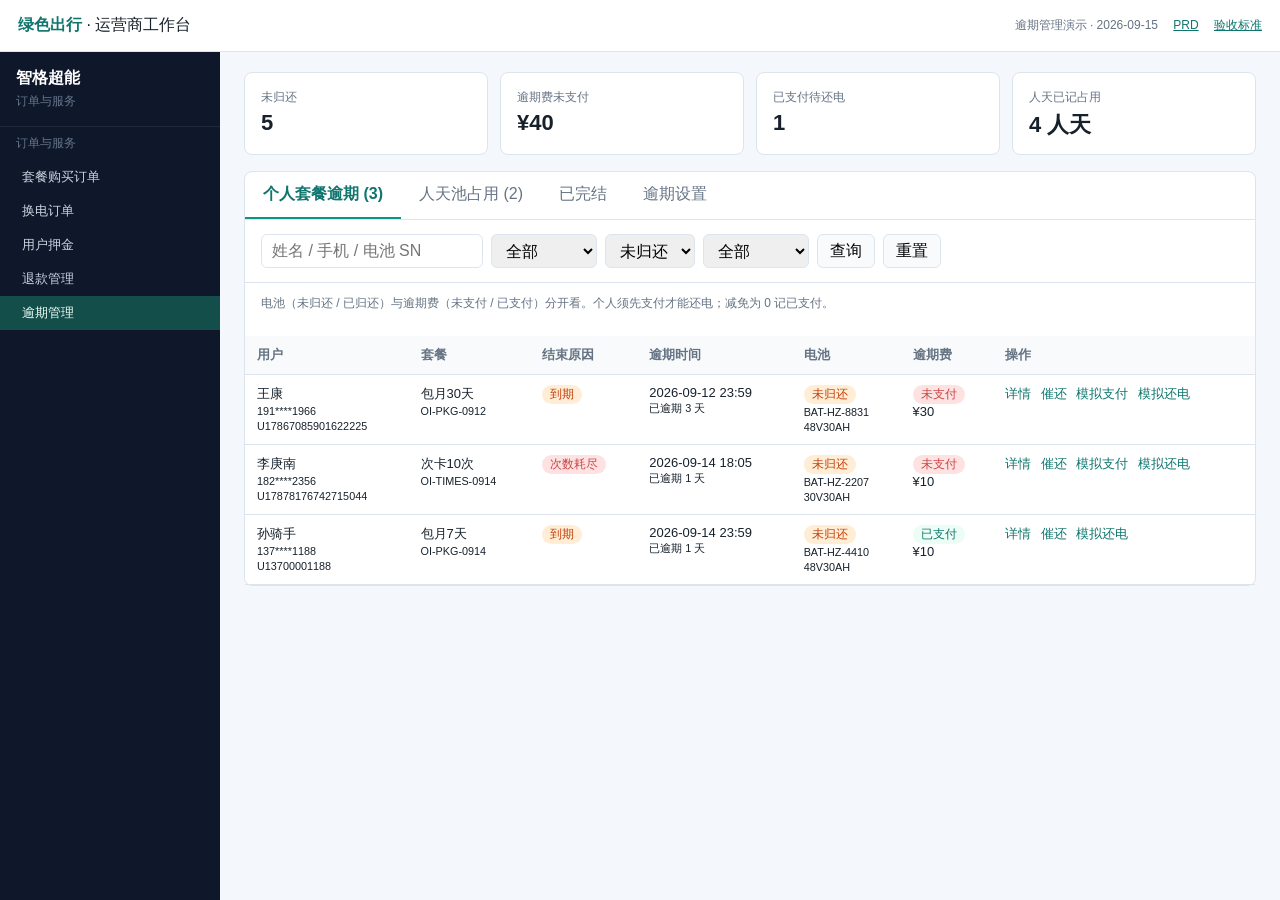
<file: docs/overdue-management/prototype/index.html>
<!doctype html>
<html lang="zh-CN">
<head>
  <meta charset="utf-8">
  <meta name="viewport" content="width=device-width, initial-scale=1">
  <title>运营商 · 逾期管理</title>
  <style>
    :root {
      --bg: #f4f7fb; --surface: #fff; --ink: #17212b; --muted: #657383;
      --line: #dce5ee; --brand: #0d9488; --brand-dark: #0f766e; --brand-soft: #ecfdf5;
      --red: #c84545; --orange: #c2410c; --radius: 8px;
    }
    * { box-sizing: border-box; }
    html, body { margin: 0; height: 100%; font-family: "PingFang SC", "Microsoft YaHei", sans-serif; color: var(--ink); background: var(--bg); }
    button, input, select { font: inherit; }
    button { cursor: pointer; }
    .app { display: grid; grid-template-columns: 220px 1fr; grid-template-rows: 52px 1fr; height: 100vh; }
    header { grid-column: 1 / -1; display: flex; align-items: center; justify-content: space-between; padding: 0 18px; background: #fff; border-bottom: 1px solid var(--line); }
    header strong { color: var(--brand-dark); }
    header .meta { font-size: 12px; color: var(--muted); }
    header a { color: var(--brand-dark); font-size: 12px; margin-left: 12px; }
    aside { background: #0f172a; color: #cbd5e1; padding: 16px 0; }
    .brand { padding: 0 16px 16px; border-bottom: 1px solid #1e293b; }
    .brand span { display: block; font-size: 12px; color: #64748b; margin-top: 4px; }
    .nav-l1 { padding: 8px 16px; font-size: 12px; color: #64748b; }
    .nav-item { display: block; width: 100%; text-align: left; border: 0; background: transparent; color: #cbd5e1; padding: 8px 22px; font-size: 13px; }
    .nav-item.active { background: #134e4a; color: #ecfdf5; }
    main { overflow: auto; padding: 20px 24px 40px; }
    .kpis { display: grid; grid-template-columns: repeat(4, 1fr); gap: 12px; margin-bottom: 16px; }
    .kpi { background: #fff; border: 1px solid var(--line); border-radius: var(--radius); padding: 14px 16px; }
    .kpi b { display: block; font-size: 22px; margin-top: 4px; }
    .kpi span { font-size: 12px; color: var(--muted); }
    .panel { background: #fff; border: 1px solid var(--line); border-radius: var(--radius); }
    .tabs { display: flex; gap: 0; border-bottom: 1px solid var(--line); }
    .tabs button { border: 0; background: transparent; padding: 12px 18px; color: var(--muted); border-bottom: 2px solid transparent; }
    .tabs button.on { color: var(--brand-dark); font-weight: 600; border-bottom-color: var(--brand); }
    .filters { display: flex; flex-wrap: wrap; gap: 8px; padding: 14px 16px; border-bottom: 1px solid var(--line); }
    .filters input, .filters select { height: 34px; border: 1px solid var(--line); border-radius: 6px; padding: 0 10px; }
    .btn { height: 34px; padding: 0 12px; border-radius: 6px; border: 1px solid var(--line); background: #f8fafc; }
    .btn.primary { background: var(--brand); color: #fff; border-color: var(--brand); }
    table { width: 100%; border-collapse: collapse; font-size: 13px; }
    th, td { text-align: left; padding: 10px 12px; border-bottom: 1px solid var(--line); vertical-align: top; }
    th { background: #f8fafc; color: var(--muted); font-weight: 600; }
    .tag { display: inline-block; padding: 1px 8px; border-radius: 99px; font-size: 12px; }
    .tag.red { background: #fee2e2; color: var(--red); }
    .tag.orange { background: #ffedd5; color: var(--orange); }
    .tag.teal { background: var(--brand-soft); color: var(--brand-dark); }
    .tag.gray { background: #f1f5f9; color: var(--muted); }
    .link { border: 0; background: none; color: var(--brand-dark); padding: 0 6px 0 0; }
    .empty { padding: 48px; text-align: center; color: var(--muted); }
    .toast { position: fixed; top: 18px; right: 18px; background: #0f172a; color: #fff; padding: 10px 14px; border-radius: 8px; display: none; z-index: 40; }
    .drawer-mask { position: fixed; inset: 0; background: rgba(15,23,42,.35); display: none; z-index: 30; }
    .drawer { position: fixed; top: 0; right: 0; width: min(440px, 100%); height: 100%; background: #fff; overflow: auto; padding: 20px; display: none; z-index: 31; box-shadow: -8px 0 24px rgba(0,0,0,.08); }
    .drawer h3 { margin: 0 0 12px; }
    .block { border: 1px solid var(--line); border-radius: 8px; padding: 12px; margin-bottom: 12px; }
    .block h4 { margin: 0 0 8px; font-size: 13px; }
    .kv { display: grid; grid-template-columns: 88px 1fr; gap: 6px 8px; font-size: 13px; }
    .kv span { color: var(--muted); }
    .hint { font-size: 12px; color: var(--muted); padding: 0 16px 12px; }
    .form { padding: 20px; max-width: 420px; display: grid; gap: 12px; }
    .form label { display: grid; gap: 6px; font-size: 13px; color: var(--muted); }
    .err { color: var(--red); font-size: 12px; display: none; }
    .neg { color: var(--red); font-weight: 600; }
  </style>
</head>
<body>
<div class="app">
  <header>
    <div><strong>绿色出行</strong> · 运营商工作台</div>
    <div class="meta">
      逾期管理演示 · 2026-09-15
      <a href="../docs/PRD.md">PRD</a>
      <a href="../acceptance-criteria.md">验收标准</a>
    </div>
  </header>
  <aside>
    <div class="brand"><strong style="color:#fff">智格超能</strong><span>订单与服务</span></div>
    <div class="nav-l1">订单与服务</div>
    <button class="nav-item" disabled>套餐购买订单</button>
    <button class="nav-item" disabled>换电订单</button>
    <button class="nav-item" disabled>用户押金</button>
    <button class="nav-item" disabled>退款管理</button>
    <button class="nav-item active">逾期管理</button>
  </aside>
  <main>
    <div class="kpis" id="kpis"></div>
    <section class="panel">
      <div class="tabs" id="tabs"></div>
      <div class="filters" id="filters"></div>
      <p class="hint" id="hint"></p>
      <div id="body"></div>
    </section>
  </main>
</div>
<div class="toast" id="toast"></div>
<div class="drawer-mask" id="mask"></div>
<div class="drawer" id="drawer"></div>
<script>
const NOW = new Date("2026-09-15T13:40:00+08:00");
const state = {
  tab: "personal",
  fee: 10,
  q: "",
  reason: "全部",
  batStatus: "未归还",
  feeStatus: "全部",
  rows: null
};

function hoursBetween(fromIso) {
  return Math.max(0, (NOW - new Date(fromIso)) / 36e5);
}
function billDays(fromIso) {
  return Math.max(1, Math.ceil(hoursBetween(fromIso) / 24));
}
function fmtAt(iso) {
  if (!iso) return "—";
  return String(iso).replace("T", " ").replace(/\+08:00$/, "").slice(0, 16);
}
function payCleared(r) {
  if (!r || r.type !== "personal") return true;
  return Number(r.payable) <= 0 || r.payStatus === "paid" || r.payStatus === "waived";
}
function batStatus(r) {
  return (r && (r.status === "done" || r.returnedAt)) ? "已归还" : "未归还";
}
function feeStatus(r) {
  if (!r || r.type !== "personal") return "无需支付";
  return payCleared(r) ? "已支付" : "未支付";
}
function payLabel(r) { return feeStatus(r); }
function batCell(r) {
  const st = batStatus(r);
  return `<span class="tag ${st === "未归还" ? "orange" : "teal"}">${st}</span><br><small>${r.batSn}<br>${r.model}</small>`;
}
function feeCell(r) {
  const st = feeStatus(r);
  const cls = st === "未支付" ? "red" : st === "无需支付" ? "gray" : "teal";
  if (r.type !== "personal") return `<span class="tag ${cls}">${st}</span>`;
  const amt = r.status === "done" ? (r.feePaid || r.payable || 0) : r.payable;
  const extra = Number(r.payable) <= 0 ? "<br><small>减免 ¥0</small>" : "";
  return `<span class="tag ${cls}">${st}</span><br>¥${amt}${extra}`;
}
function logHtml(logs) {
  if (!logs || !logs.length) return "<p style='font-size:12px;color:var(--muted);margin:8px 0 0'>暂无减免记录</p>";
  return `<table style="margin-top:8px"><thead><tr><th>时间</th><th>操作人</th><th>原应付</th><th>新应付</th><th>原因</th></tr></thead><tbody>${logs.map(l =>
    `<tr><td>${l.at}</td><td>${l.actor}</td><td>¥${l.from}</td><td>¥${l.to}</td><td>${l.reason}</td></tr>`).join("")}</tbody></table>`;
}

function seed() {
  return [
    { id: "OD-P-01", type: "personal", status: "open", userId: "U17867085901622225", name: "王康", phone: "191****1966", sku: "包月30天", orderId: "OI-PKG-0912", reason: "到期", startAt: "2026-09-12T23:59:00+08:00", deposit: "实付在押 ¥99", batSn: "BAT-HZ-8831", model: "48V30AH", lastSwap: "2026-09-12 18:22", site: "杭州西湖文三路换电站", payStatus: "unpaid", adjLogs: [] },
    { id: "OD-P-02", type: "personal", status: "open", userId: "U17878176742715044", name: "李庚南", phone: "182****2356", sku: "次卡10次", orderId: "OI-TIMES-0914", reason: "次数耗尽", startAt: "2026-09-14T18:05:00+08:00", deposit: "信用免押", batSn: "BAT-HZ-2207", model: "30V30AH", lastSwap: "2026-09-14 17:40", site: "杭州上城钱江新城换电站", payStatus: "unpaid", adjLogs: [] },
    { id: "OD-P-03", type: "personal", status: "open", userId: "U13700001188", name: "孙骑手", phone: "137****1188", sku: "包月7天", orderId: "OI-PKG-0914", reason: "到期", startAt: "2026-09-14T23:59:00+08:00", deposit: "实付在押 ¥99", batSn: "BAT-HZ-4410", model: "48V30AH", lastSwap: "2026-09-14 20:01", site: "杭州西湖文三路换电站", payStatus: "paid", paidAmount: 10, adjLogs: [] },
    { id: "OD-D-01", type: "daypool", status: "open", userId: "U17668113868", name: "丁舒洋", phone: "176****3868", channel: "测试运营商1-人天池", team: "测试团队", startAt: "2026-09-13T00:00:00+08:00", poolAfter: -2, batSn: "BAT-SF-0199", model: "48V30AH", lastSwap: "2026-09-12 21:03", site: "杭州西湖文三路换电站" },
    { id: "OD-D-02", type: "daypool", status: "open", userId: "U18668113666", name: "赵六", phone: "186****3666", channel: "测试运营商1-人天池", team: "默认团队", startAt: "2026-09-15T09:10:00+08:00", poolAfter: 9, batSn: "BAT-SF-0044", model: "30V30AH", lastSwap: "2026-09-14 20:18", site: "杭州拱墅武林广场换电站" },
    { id: "OD-P-09", type: "personal", status: "done", userId: "U18800001850", name: "刘杰", phone: "188****1850", sku: "包月30天", orderId: "OI-PKG-0908", reason: "到期", startAt: "2026-09-08T23:59:00+08:00", returnedAt: "2026-09-10T08:12:00+08:00", deposit: "实付在押 ¥99", batSn: "BAT-HZ-1102", model: "48V30AH", lastSwap: "2026-09-08 11:00", site: "杭州西湖文三路换电站", days: 2, sysDue: 20, feePaid: 20, payStatus: "paid", adjLogs: [{ at: "2026-09-10 08:00", actor: "运营·王客服", from: 20, to: 20, reason: "按系统计费收取" }] }
  ];
}
if (!state.rows) state.rows = seed();

function toast(msg) {
  const el = document.getElementById("toast");
  el.textContent = msg;
  el.style.display = "block";
  setTimeout(() => { el.style.display = "none"; }, 2200);
}
function enrich(r) {
  if (r.status === "done") {
    return { ...r, days: r.days, due: r.sysDue || r.feePaid || 0, payable: r.feePaid || 0 };
  }
  const days = billDays(r.startAt);
  const sysDue = r.type === "personal" ? days * state.fee : null;
  const payable = r.type === "personal" ? (r.payableAdj != null ? Number(r.payableAdj) : sysDue) : null;
  return { ...r, days, due: sysDue, payable, quota: r.type === "daypool" ? days : null };
}
function list(tab) {
  const type = tab === "personal" ? "personal" : tab === "daypool" ? "daypool" : null;
  return state.rows.map(enrich).filter(r => {
    if (type && r.type !== type) return false;
    if (tab === "done" && r.status !== "done") return false;
    if (state.batStatus && state.batStatus !== "全部" && batStatus(r) !== state.batStatus) return false;
    if (state.feeStatus && state.feeStatus !== "全部" && feeStatus(r) !== state.feeStatus) return false;
    const blob = [r.name, r.phone, r.userId, r.batSn, r.orderId, r.channel].join(" ").toLowerCase();
    if (state.q && !blob.includes(state.q.toLowerCase().replace(/\*/g, ""))) return false;
    if (r.type === "personal" && state.reason !== "全部" && r.reason !== state.reason) return false;
    return true;
  });
}

function hold(type) {
  return state.rows.map(enrich).filter(r => batStatus(r) === "未归还" && (!type || r.type === type));
}
function render() {
  const personalHold = hold("personal");
  const dayHold = hold("daypool");
  const dueSum = personalHold.reduce((s, r) => s + (feeStatus(r) === "未支付" ? (Number(r.payable) || 0) : 0), 0);
  const paidHold = personalHold.filter(r => feeStatus(r) === "已支付").length;
  const quotaSum = dayHold.reduce((s, r) => s + (r.quota || 0), 0);
  document.getElementById("kpis").innerHTML = [
    ["未归还", personalHold.length + dayHold.length],
    ["逾期费未支付", "¥" + dueSum],
    ["已支付待还电", paidHold],
    ["人天已记占用", quotaSum + " 人天"]
  ].map(([k, v]) => `<div class="kpi"><span>${k}</span><b>${v}</b></div>`).join("");

  const tabs = [
    ["personal", "个人套餐逾期 (" + personalHold.length + ")"],
    ["daypool", "人天池占用 (" + dayHold.length + ")"],
    ["done", "已完结"],
    ["settings", "逾期设置"]
  ];
  document.getElementById("tabs").innerHTML = tabs.map(([id, label]) =>
    `<button class="${state.tab === id ? "on" : ""}" data-tab="${id}">${label}</button>`
  ).join("");

  if (state.tab === "settings") {
    document.getElementById("filters").innerHTML = "";
    document.getElementById("hint").textContent = "只对个人套餐逾期生效。人天池占用不收现金，按天扣渠道额度池。";
    document.getElementById("body").innerHTML = `<div class="form">
      <label>逾期日费（元 / 天）<input id="feeInput" type="number" min="0.01" step="0.01" value="${state.fee}"></label>
      <p class="err" id="feeErr">日费须大于 0</p>
      <p style="font-size:12px;color:var(--muted);margin:0">不足一天按一天。无宽限期。个人占用费<strong>须先付清才能还电</strong>，<strong>暂不封顶</strong>。运营商可减免本单应付（含 0）。占用费全额进运营商，不分润。</p>
      <button class="btn primary" id="saveFee">保存</button>
    </div>`;
    return;
  }

  const isP = state.tab === "personal";
  const isD = state.tab === "daypool";
  document.getElementById("filters").innerHTML = `
    <input id="q" placeholder="姓名 / 手机 / 电池 SN" value="${state.q}">
    ${isP ? `<select id="reason"><option>全部</option><option>到期</option><option>次数耗尽</option></select>` : ""}
    <select id="batStatus"><option>全部</option><option>未归还</option><option>已归还</option></select>
    <select id="feeStatus"><option>全部</option><option>未支付</option><option>已支付</option><option>无需支付</option></select>
    <button class="btn" id="doFilter">查询</button>
    <button class="btn" id="reset">重置</button>
  `;
  if (isP) document.getElementById("reason").value = state.reason;
  document.getElementById("batStatus").value = state.batStatus;
  const feeSel = document.getElementById("feeStatus");
  if (feeSel) feeSel.value = state.feeStatus;
  document.getElementById("hint").textContent = isP
    ? "电池（未归还 / 已归还）与逾期费（未支付 / 已支付）分开看。个人须先支付才能还电；减免为 0 记已支付。"
    : isD
      ? "人天占用不向骑手收现金，逾期费为「无需支付」。电池仍区分未归还 / 已归还。"
      : "已完结 = 电池已归还。个人逾期费为已支付；人天为无需支付。";

  const rows = list(state.tab);
  if (!rows.length) {
    document.getElementById("body").innerHTML = `<div class="empty">暂无符合筛选的逾期订单</div>`;
    return;
  }
  const head = isP
    ? "<th>用户</th><th>套餐</th><th>结束原因</th><th>逾期时间</th><th>电池</th><th>逾期费</th><th>操作</th>"
    : isD
      ? "<th>骑手</th><th>渠道 / 团队</th><th>占用时间</th><th>已扣人天</th><th>池可用（扣后）</th><th>电池</th><th>逾期费</th><th>操作</th>"
      : "<th>用户</th><th>类型</th><th>逾期时间</th><th>电池</th><th>逾期费</th><th>完结时间</th>";
  const body = rows.map(r => {
    if (state.tab === "done") {
      return `<tr><td>${r.name}<br><small>${r.phone}</small></td><td>${r.type === "personal" ? "个人套餐逾期" : "人天池占用"}</td><td>${fmtAt(r.startAt)}<br><small>${r.days} 天</small></td><td>${batCell(r)}</td><td>${feeCell(r)}</td><td>${fmtAt(r.returnedAt)}</td></tr>`;
    }
    const ops = `<button class="link" data-detail="${r.id}">详情</button>
      <button class="link" data-remind="${r.id}">催还</button>
      ${r.type === "personal" && !payCleared(r) ? `<button class="link" data-pay="${r.id}">模拟支付</button>` : ""}
      <button class="link" data-return="${r.id}">模拟还电</button>
      ${r.type === "daypool" ? `<button class="link" data-alloc="${r.id}">模拟续配</button>` : ""}`;
    if (isP) {
      return `<tr>
        <td>${r.name}<br><small>${r.phone}<br>${r.userId}</small></td>
        <td>${r.sku}<br><small>${r.orderId}</small></td>
        <td><span class="tag ${r.reason === "到期" ? "orange" : "red"}">${r.reason}</span></td>
        <td>${fmtAt(r.startAt)}<br><small>已逾期 ${r.days} 天</small></td>
        <td>${batCell(r)}</td>
        <td>${feeCell(r)}</td>
        <td>${ops}</td>
      </tr>`;
    }
    const poolCls = r.poolAfter < 0 ? "neg" : "";
    return `<tr>
      <td>${r.name}<br><small>${r.phone}</small></td>
      <td>${r.channel}<br><small>${r.team}</small></td>
      <td>${fmtAt(r.startAt)}<br><small>已占用 ${r.days} 天</small></td>
      <td>${r.quota} 人天</td>
      <td class="${poolCls}">${r.poolAfter} ${r.poolAfter < 0 ? "欠人天" : ""}</td>
      <td>${batCell(r)}</td>
      <td>${feeCell(r)}</td>
      <td>${ops}</td>
    </tr>`;
  }).join("");
  document.getElementById("body").innerHTML = `<table><thead><tr>${head}</tr></thead><tbody>${body}</tbody></table>`;
}

function openDetail(id) {
  const r = enrich(state.rows.find(x => x.id === id));
  if (!r) return;
  const typeLabel = r.type === "personal" ? "个人套餐逾期" : "人天池占用";
  const extra = r.type === "personal"
    ? `<div class="block"><h4>逾期费用</h4>
        <div class="kv"><span>逾期时间</span><div>${fmtAt(r.startAt)}</div>
        <span>已逾期</span><div>${r.days} 天（不足一天按一天）</div>
        <span>系统计费</span><div>¥${r.due} · 暂不封顶</div>
        <span>当前应付</span><div>¥${r.payable}</div>
        <span>逾期费</span><div>${feeStatus(r)}</div>
        <span>还电门槛</span><div>${payCleared(r) ? "占用费已支付，可还电" : "须先支付占用费才能还电"}</div>
        <span>资金归属</span><div>全额进运营商 · 不分润</div></div></div>
       ${r.status === "open" ? `<div class="block"><h4>修改逾期费用</h4>
        <p style="font-size:12px;color:var(--muted)">0 ≤ 改后应付 ≤ 系统计费。改为 0 则无需支付，直接还电。</p>
        <div class="form" style="padding:0">
          <label>改后应付<input id="adjAmt" type="number" min="0" max="${r.due}" step="0.01" value="${r.payable}"></label>
          <label>原因<input id="adjReason" placeholder="必填"></label>
          <p class="err" id="adjErr">请填写原因，且金额不超过系统计费</p>
          <button class="btn primary" data-adj="${r.id}">保存减免</button>
        </div>
        <h4>减免日志</h4>${logHtml(r.adjLogs)}</div>` : `<div class="block"><h4>减免日志</h4>${logHtml(r.adjLogs)}</div>`}`
    : `<div class="block"><h4>占用扣减</h4>
        <div class="kv"><span>占用时间</span><div>${fmtAt(r.startAt)}</div>
        <span>已扣人天</span><div>${r.quota}（不足一天按 1）</div>
        <span>扣减对象</span><div>${r.channel} 额度池可用</div>
        <span>扣后可用</span><div>${r.poolAfter}${r.poolAfter < 0 ? " · 欠人天" : ""}</div>
        <span>逾期费</span><div>无需支付</div>
        <span>骑手现金</span><div>不收取占用费 · 可直接还电</div></div></div>`;
  document.getElementById("drawer").innerHTML = `
    <h3>逾期详情</h3>
    <p><span class="tag ${r.type === "personal" ? "orange" : "teal"}">${typeLabel}</span></p>
    <div class="block"><h4>用户信息</h4>
      <div class="kv">
        <span>用户 ID</span><div>${r.userId}</div>
        <span>姓名</span><div>${r.name}</div>
        <span>手机</span><div>${r.phone}</div>
        <span>权益来源</span><div>${r.type === "personal" ? "个人套餐 · " + r.sku : "人天池 · " + r.channel}</div>
        ${r.type === "personal" ? `<span>套餐单</span><div>${r.orderId}</div><span>结束原因</span><div>${r.reason}</div>` : `<span>团队</span><div>${r.team}</div><span>个人剩余</span><div>0 人天</div>`}
      </div>
    </div>
    <div class="block"><h4>电池信息</h4>
      <div class="kv">
        <span>SN</span><div>${r.batSn}</div>
        <span>电池</span><div>${batStatus(r)}</div>
        <span>型号</span><div>${r.model}</div>
        <span>SOC</span><div>—</div>
        <span>最后换电</span><div>${r.lastSwap}</div>
        <span>最后站点</span><div>${r.site}</div>
        <span>进入时刻</span><div>${fmtAt(r.startAt)}</div>
      </div>
    </div>
    ${extra}
    <button class="btn" id="closeDrawer">关闭</button>`;
  document.getElementById("drawer").style.display = "block";
  document.getElementById("mask").style.display = "block";
}

document.body.addEventListener("click", e => {
  const tab = e.target.closest("[data-tab]");
  if (tab) {
    const id = tab.dataset.tab;
    state.tab = id;
    if (id === "done" && state.batStatus === "未归还") state.batStatus = "已归还";
    if ((id === "personal" || id === "daypool") && state.batStatus === "已归还") state.batStatus = "未归还";
    render();
    return;
  }
  if (e.target.id === "doFilter") {
    state.q = document.getElementById("q").value.trim();
    if (document.getElementById("reason")) state.reason = document.getElementById("reason").value;
    const batSel = document.getElementById("batStatus");
    const feeSel = document.getElementById("feeStatus");
    if (batSel) state.batStatus = batSel.value;
    if (feeSel) state.feeStatus = feeSel.value;
    render(); return;
  }
  if (e.target.id === "reset") {
    state.q = "";
    state.reason = "全部";
    state.batStatus = state.tab === "done" ? "已归还" : "未归还";
    state.feeStatus = "全部";
    render(); return;
  }
  if (e.target.id === "saveFee") {
    const v = Number(document.getElementById("feeInput").value);
    const err = document.getElementById("feeErr");
    if (!v || v <= 0) { err.style.display = "block"; return; }
    err.style.display = "none";
    state.fee = v;
    toast("日费已更新为 ¥" + v + " / 天");
    render(); return;
  }
  const detail = e.target.closest("[data-detail]");
  if (detail) { openDetail(detail.dataset.detail); return; }
  if (e.target.id === "closeDrawer" || e.target.id === "mask") {
    document.getElementById("drawer").style.display = "none";
    document.getElementById("mask").style.display = "none";
    return;
  }
  const remind = e.target.closest("[data-remind]");
  if (remind) { toast("已向骑手发送还电提醒"); return; }
  const pay = e.target.closest("[data-pay]");
  if (pay) {
    const row = state.rows.find(x => x.id === pay.dataset.pay);
    const en = enrich(row);
    if (payCleared(en)) { toast("占用费已结清"); return; }
    row.payStatus = "paid";
    row.paidAmount = Number(en.payable);
    toast("已支付占用费 ¥" + en.payable + "（电池仍为未归还，可进入还电）");
    render(); return;
  }
  const adj = e.target.closest("[data-adj]");
  if (adj) {
    const row = state.rows.find(x => x.id === adj.dataset.adj);
    const en = enrich(row);
    const next = Number(document.getElementById("adjAmt").value);
    const reason = (document.getElementById("adjReason").value || "").trim();
    const err = document.getElementById("adjErr");
    if (Number.isNaN(next) || next < 0 || next > Number(en.due) || !reason) {
      err.style.display = "block";
      return;
    }
    err.style.display = "none";
    row.adjLogs = row.adjLogs || [];
    row.adjLogs.push({ at: "2026-09-15 13:40", actor: "运营·演示", from: en.payable, to: next, reason });
    row.payableAdj = next;
    row.payStatus = next <= 0 ? "waived" : row.payStatus;
    toast(next <= 0 ? "应付已改为 ¥0，可直接还电" : "应付已改为 ¥" + next);
    openDetail(row.id);
    return;
  }
  const ret = e.target.closest("[data-return]");
  if (ret) {
    const row = state.rows.find(x => x.id === ret.dataset.return);
    const en = enrich(row);
    if (row.type === "personal" && !payCleared(en)) {
      toast("须先付清占用费或减免为 0，才能还电");
      return;
    }
    row.status = "done";
    row.returnedAt = "2026-09-15T13:40:00+08:00";
    row.days = en.days;
    row.sysDue = en.due;
    row.feePaid = row.type === "personal" ? (en.payStatus === "paid" ? (row.paidAmount || en.payable) : 0) : 0;
    toast(row.type === "personal"
      ? (Number(en.payable) <= 0 ? "已还电，占用费已减免为 ¥0" : "已还电，占用费 ¥" + row.feePaid + " 已结清，不退")
      : "已还电，已扣 " + en.quota + " 人天不退；骑手无需付现金");
    render(); return;
  }
  const alloc = e.target.closest("[data-alloc]");
  if (alloc) {
    const row = state.rows.find(x => x.id === alloc.dataset.alloc);
    row.status = "done";
    row.returnedAt = "2026-09-15T13:40:00+08:00";
    row.days = enrich(row).quota;
    toast("已续配，骑手剩余 ≥ 1，退出占用名单；已扣人天不退");
    render();
  }
});

render();
</script>
</body>
</html>
</file>
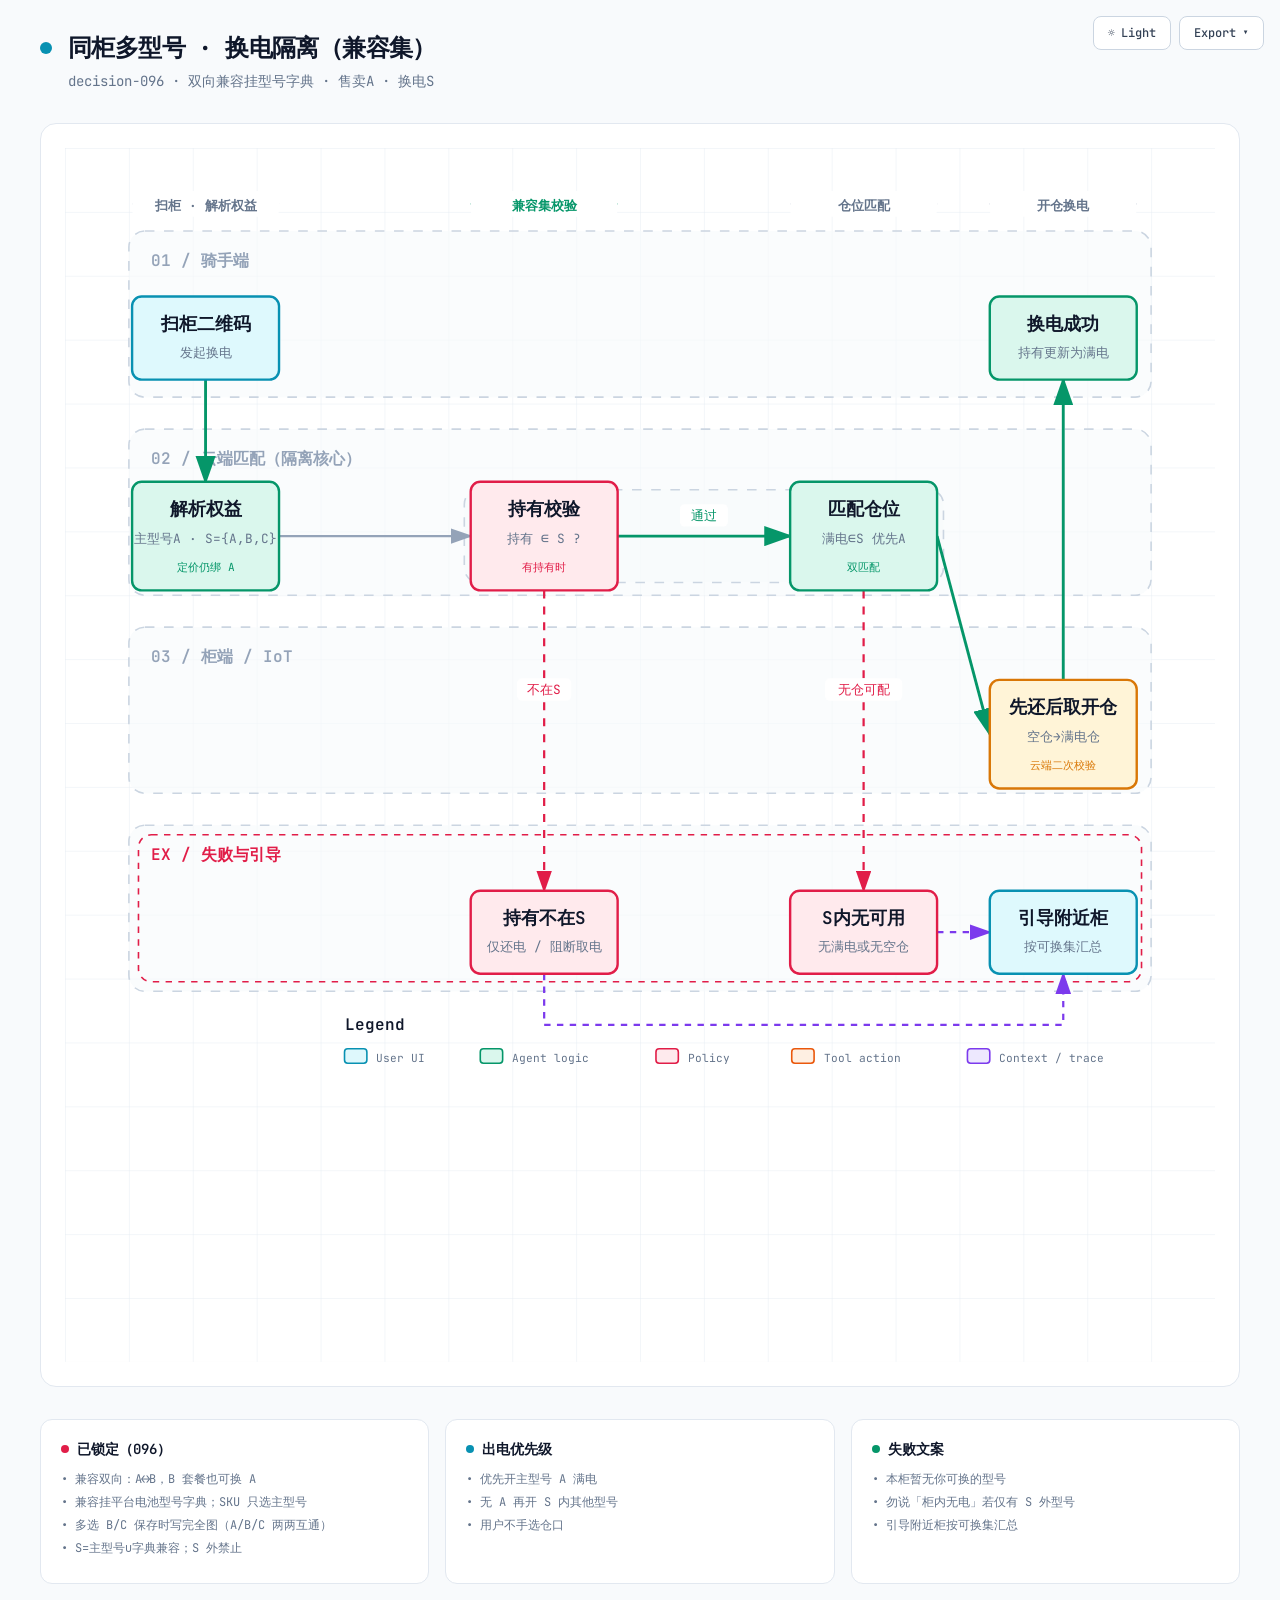
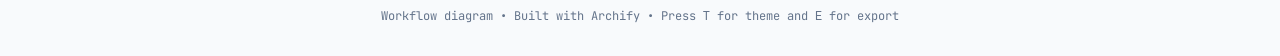
<file: docs/diagrams/battery-model-isolation-swap.html>
<!DOCTYPE html>
<html lang="en" data-theme="dark">
<head>
  <meta charset="UTF-8">
  <meta name="viewport" content="width=device-width, initial-scale=1.0">
  <meta name="generator" content="archify 2.10.0">
  <title>同柜多型号 · 换电隔离（兼容集） Diagram</title>
  <script>
    // Resolve the theme before first paint so light-preference users don't
    // see a dark flash. The toolbar script below re-applies with UI state.
    (function () {
      try {
        var theme = null;
        try {
          var param = new URLSearchParams(window.location.search).get('theme');
          if (param === 'light' || param === 'dark') theme = param;
        } catch (_) {}
        if (!theme) {
          try { theme = localStorage.getItem('archify-theme'); } catch (_) {}
        }
        if (theme !== 'light' && theme !== 'dark') {
          theme = window.matchMedia('(prefers-color-scheme: light)').matches ? 'light' : 'dark';
        }
        document.documentElement.setAttribute('data-theme', theme);
      } catch (_) {}
    })();
  </script>
  <!-- Async font load: a blackholed network must not block first paint.
       The body font stack falls back to system monospace until it lands. -->
  <link rel="preconnect" href="https://fonts.gstatic.com" crossorigin>
  <link href="https://fonts.googleapis.com/css2?family=JetBrains+Mono:wght@400;500;600;700&display=swap"
        rel="stylesheet" media="print" onload="this.media='all'">
  <noscript>
    <link href="https://fonts.googleapis.com/css2?family=JetBrains+Mono:wght@400;500;600;700&display=swap" rel="stylesheet">
  </noscript>
  <style>
    /* ==========================================================
       THEME VARIABLES — switch by toggling [data-theme] on <html>
       ========================================================== */
    :root,
    [data-theme="dark"] {
      --bg: #020617;
      --grid: #1e293b;
      --text: #ffffff;
      --text-muted: #94a3b8;
      --text-dim: #475569;
      /* UI chrome (menu hints, footer) needs more contrast than SVG .t-dim accents */
      --text-faint: #7d8da1;

      --panel: rgba(15, 23, 42, 0.5);
      --panel-border: #1e293b;
      --lane-fill: rgba(15, 23, 42, 0.22);
      --lane-stroke: #334155;

      --arrow: #64748b;
      --arrow-emphasis: #34d399;

      /* Opaque mask color used behind semi-transparent component fills
         so the arrows drawn underneath are properly hidden. */
      --mask: #0f172a;

      --frontend-fill:    rgba(8, 51, 68, 0.4);
      --frontend-stroke:  #22d3ee;
      --backend-fill:     rgba(6, 78, 59, 0.4);
      --backend-stroke:   #34d399;
      --database-fill:    rgba(76, 29, 149, 0.4);
      --database-stroke:  #a78bfa;
      --cloud-fill:       rgba(120, 53, 15, 0.3);
      --cloud-stroke:     #fbbf24;
      --security-fill:    rgba(136, 19, 55, 0.4);
      --security-stroke:  #fb7185;
      --messagebus-fill:  rgba(251, 146, 60, 0.3);
      --messagebus-stroke:#fb923c;
      --external-fill:    rgba(30, 41, 59, 0.5);
      --external-stroke:  #94a3b8;

      --toolbar-bg:       rgba(15, 23, 42, 0.8);
      --toolbar-border:   #334155;
      --toolbar-text:     #e2e8f0;
      --toolbar-hover:    rgba(15, 23, 42, 0.95);
      --toolbar-menu-bg:  #0f172a;
    }

    [data-theme="light"] {
      --bg: #f8fafc;
      --grid: #e2e8f0;
      --text: #0f172a;
      --text-muted: #64748b;
      --text-dim: #94a3b8;
      --text-faint: #64748b;

      --panel: #ffffff;
      --panel-border: #e2e8f0;
      --lane-fill: rgba(248, 250, 252, 0.65);
      --lane-stroke: #cbd5e1;

      --arrow: #94a3b8;
      --arrow-emphasis: #059669;

      --mask: #ffffff;

      --frontend-fill:    rgba(34, 211, 238, 0.15);
      --frontend-stroke:  #0891b2;
      --backend-fill:     rgba(52, 211, 153, 0.18);
      --backend-stroke:   #059669;
      --database-fill:    rgba(167, 139, 250, 0.2);
      --database-stroke:  #7c3aed;
      --cloud-fill:       rgba(251, 191, 36, 0.18);
      --cloud-stroke:     #d97706;
      --security-fill:    rgba(251, 113, 133, 0.15);
      --security-stroke:  #e11d48;
      --messagebus-fill:  rgba(251, 146, 60, 0.15);
      --messagebus-stroke:#ea580c;
      --external-fill:    rgba(148, 163, 184, 0.18);
      --external-stroke:  #64748b;

      --toolbar-bg:       rgba(255, 255, 255, 0.92);
      --toolbar-border:   #cbd5e1;
      --toolbar-text:     #334155;
      --toolbar-hover:    #ffffff;
      --toolbar-menu-bg:  #ffffff;
    }

    * { margin: 0; padding: 0; box-sizing: border-box; }

    body {
      font-family: 'JetBrains Mono', ui-monospace, SFMono-Regular, Menlo, Consolas, 'DejaVu Sans Mono', 'Liberation Mono', 'Noto Sans Mono CJK SC', 'PingFang SC', 'Hiragino Sans GB', 'Microsoft YaHei', monospace;
      background: var(--bg);
      min-height: 100vh;
      padding: 2rem;
      color: var(--text);
      transition: background 0.2s ease, color 0.2s ease;
    }

    .container { max-width: 1200px; margin: 0 auto; }

    .header { margin-bottom: 2rem; }

    .header-row {
      display: flex;
      align-items: center;
      gap: 1rem;
      margin-bottom: 0.5rem;
    }

    .pulse-dot {
      width: 12px;
      height: 12px;
      background: var(--frontend-stroke);
      border-radius: 50%;
      animation: pulse 2s infinite;
    }

    @keyframes pulse {
      0%, 100% { opacity: 1; }
      50% { opacity: 0.5; }
    }

    h1 {
      font-size: 1.5rem;
      font-weight: 700;
      letter-spacing: -0.025em;
    }

    .subtitle {
      color: var(--text-muted);
      font-size: 0.875rem;
      margin-left: 1.75rem;
    }

    .diagram-container {
      background: var(--panel);
      border-radius: 1rem;
      border: 1px solid var(--panel-border);
      padding: 1.5rem;
      overflow-x: auto;
    }

    svg {
      width: 100%;
      min-width: min(900px, 100%);
      display: block;
    }

    .cards {
      display: grid;
      grid-template-columns: repeat(auto-fit, minmax(280px, 1fr));
      gap: 1rem;
      margin-top: 2rem;
    }

    .card {
      background: var(--panel);
      border-radius: 0.75rem;
      border: 1px solid var(--panel-border);
      padding: 1.25rem;
    }

    .card-header {
      display: flex;
      align-items: center;
      gap: 0.5rem;
      margin-bottom: 0.75rem;
    }

    .card-dot {
      width: 8px;
      height: 8px;
      border-radius: 50%;
    }

    .card-dot.cyan     { background: var(--frontend-stroke); }
    .card-dot.emerald  { background: var(--backend-stroke); }
    .card-dot.violet   { background: var(--database-stroke); }
    .card-dot.amber    { background: var(--cloud-stroke); }
    .card-dot.rose     { background: var(--security-stroke); }
    .card-dot.orange   { background: var(--messagebus-stroke); }
    .card-dot.slate    { background: var(--external-stroke); }

    .card h3 { font-size: 0.875rem; font-weight: 600; color: var(--text); }

    .card ul {
      list-style: none;
      color: var(--text-muted);
      font-size: 0.75rem;
    }

    .card li { margin-bottom: 0.375rem; }

    .footer {
      text-align: center;
      margin-top: 1.5rem;
      color: var(--text-faint);
      font-size: 0.75rem;
    }

    /* ==========================================================
       Print stylesheet — hide interactive controls, force light,
       drop the grid so the diagram doesn't waste ink, use landscape
       so wide diagrams fit, pack summary cards into 2 columns to
       avoid an orphan card on a trailing page.
       ========================================================== */
    @page { size: landscape; margin: 1.5cm; }

    @media print {
      /* Force the FULL light palette — including component fills/strokes and
         lane/arrow colors — so printing from dark theme doesn't put neon
         strokes and translucent dark fills on white paper. */
      :root, [data-theme="dark"], [data-theme="light"] {
        --bg: #ffffff;
        --grid: transparent;
        --panel: #ffffff;
        --panel-border: #e2e8f0;
        --text: #0f172a;
        --text-muted: #475569;
        --text-dim: #94a3b8;
        --text-faint: #64748b;
        --mask: #ffffff;
        --lane-fill: rgba(248, 250, 252, 0.65);
        --lane-stroke: #cbd5e1;
        --arrow: #94a3b8;
        --arrow-emphasis: #059669;
        --frontend-fill:    rgba(34, 211, 238, 0.15);
        --frontend-stroke:  #0891b2;
        --backend-fill:     rgba(52, 211, 153, 0.18);
        --backend-stroke:   #059669;
        --database-fill:    rgba(167, 139, 250, 0.2);
        --database-stroke:  #7c3aed;
        --cloud-fill:       rgba(251, 191, 36, 0.18);
        --cloud-stroke:     #d97706;
        --security-fill:    rgba(251, 113, 133, 0.15);
        --security-stroke:  #e11d48;
        --messagebus-fill:  rgba(251, 146, 60, 0.15);
        --messagebus-stroke:#ea580c;
        --external-fill:    rgba(148, 163, 184, 0.18);
        --external-stroke:  #64748b;
      }
      body { background: #ffffff !important; padding: 0; }
      .container { max-width: none; }
      .toolbar, .archify-toast, .no-print { display: none !important; }
      .diagram-container, .card { box-shadow: none; border-color: #e2e8f0; }
      .cards { grid-template-columns: 1fr 1fr; }
      /* Ensure elements break sensibly across pages */
      .card { break-inside: avoid; page-break-inside: avoid; }
      .diagram-container { break-inside: avoid; page-break-inside: avoid; }
      h1, .subtitle { color: #0f172a; }
    }

    /* ==========================================================
       TOOLBAR (theme toggle + export menu)
       ========================================================== */
    .toolbar {
      position: fixed;
      top: 1rem;
      right: 1rem;
      display: flex;
      gap: 0.5rem;
      z-index: 100;
    }
    .toolbar button {
      background: var(--toolbar-bg);
      color: var(--toolbar-text);
      border: 1px solid var(--toolbar-border);
      padding: 0.5rem 0.875rem;
      border-radius: 0.5rem;
      font-family: inherit;
      font-size: 0.75rem;
      font-weight: 500;
      cursor: pointer;
      backdrop-filter: blur(8px);
      transition: background 0.15s, border-color 0.15s;
      display: inline-flex;
      align-items: center;
      gap: 0.375rem;
    }
    .toolbar button:hover {
      background: var(--toolbar-hover);
      border-color: var(--arrow);
    }
    .toolbar button:focus-visible {
      outline: 2px solid var(--frontend-stroke);
      outline-offset: 2px;
    }
    .toolbar .export-wrap { position: relative; }
    .toolbar .export-menu {
      position: absolute;
      top: calc(100% + 0.375rem);
      right: 0;
      background: var(--toolbar-menu-bg);
      border: 1px solid var(--toolbar-border);
      border-radius: 0.5rem;
      padding: 0.375rem;
      min-width: 160px;
      display: none;
      flex-direction: column;
      box-shadow: 0 4px 20px rgba(0,0,0,0.25);
    }
    .toolbar .export-menu.open { display: flex; }
    .toolbar .export-menu button {
      background: transparent;
      border: 0;
      justify-content: space-between;
      width: 100%;
      text-align: left;
      padding: 0.5rem 0.75rem;
    }
    .toolbar .export-menu button:hover {
      background: var(--toolbar-hover);
    }
    .toolbar .export-menu .hint {
      color: var(--text-faint);
      font-size: 0.625rem;
    }
    .toolbar .export-menu hr {
      border: 0;
      border-top: 1px solid var(--toolbar-border);
      margin: 0.25rem 0.375rem;
      opacity: 0.5;
    }

    /* Toast — brief feedback for actions like "copied" */
    .archify-toast {
      position: fixed;
      top: 1rem;
      left: 50%;
      transform: translateX(-50%) translateY(-8px);
      background: var(--toolbar-menu-bg);
      color: var(--text);
      border: 1px solid var(--toolbar-border);
      padding: 0.5rem 1rem;
      border-radius: 0.5rem;
      font-family: inherit;
      font-size: 0.75rem;
      opacity: 0;
      transition: opacity 0.2s, transform 0.2s;
      z-index: 200;
      pointer-events: none;
      box-shadow: 0 4px 20px rgba(0,0,0,0.25);
    }
    .archify-toast.show {
      opacity: 1;
      transform: translateX(-50%) translateY(0);
    }

    @media (max-width: 720px) {
      body { padding: 1rem; }
      .toolbar {
        position: static;
        justify-content: flex-end;
        margin-bottom: 1rem;
      }
      .header { margin-bottom: 1.25rem; }
      .header-row {
        gap: 0.75rem;
        align-items: flex-start;
      }
      h1 {
        font-size: 1.25rem;
        line-height: 1.25;
      }
      .subtitle {
        margin-left: 0;
        font-size: 0.8125rem;
        line-height: 1.55;
      }
      .diagram-container {
        padding: 0.75rem;
        border-radius: 0.75rem;
      }
      .cards {
        grid-template-columns: 1fr;
        margin-top: 1rem;
      }
    }

    /* ==========================================================
       SVG SEMANTIC CLASSES — use these instead of inline fill/stroke
       ========================================================== */
    .c-grid       { stroke: var(--grid); fill: none; }
    .c-mask       { fill: var(--mask); stroke: none; }

    .c-frontend   { fill: var(--frontend-fill);   stroke: var(--frontend-stroke); }
    .c-backend    { fill: var(--backend-fill);    stroke: var(--backend-stroke); }
    .c-database   { fill: var(--database-fill);   stroke: var(--database-stroke); }
    .c-cloud      { fill: var(--cloud-fill);      stroke: var(--cloud-stroke); }
    .c-security   { fill: var(--security-fill);   stroke: var(--security-stroke); }
    .c-messagebus { fill: var(--messagebus-fill); stroke: var(--messagebus-stroke); }
    .c-external   { fill: var(--external-fill);   stroke: var(--external-stroke); }

    /* Text helpers */
    .t-primary { fill: var(--text); }
    .t-muted   { fill: var(--text-muted); }
    .t-dim     { fill: var(--text-dim); }
    .t-frontend   { fill: var(--frontend-stroke); }
    .t-backend    { fill: var(--backend-stroke); }
    .t-database   { fill: var(--database-stroke); }
    .t-cloud      { fill: var(--cloud-stroke); }
    .t-security   { fill: var(--security-stroke); }
    .t-messagebus { fill: var(--messagebus-stroke); }
    .t-external   { fill: var(--external-stroke); }

    /* Arrows */
    .a-default   { stroke: var(--arrow); fill: none; }
    .a-emphasis  { stroke: var(--arrow-emphasis); fill: none; }
    .a-security  { stroke: var(--security-stroke); fill: none; stroke-dasharray: 5,5; }
    .a-dashed    { stroke: var(--database-stroke); fill: none; stroke-dasharray: 4,4; }

    /* Arrowhead markers reference these */
    .m-default   { fill: var(--arrow); }
    .m-emphasis  { fill: var(--arrow-emphasis); }
    .m-security  { fill: var(--security-stroke); }
    .m-dashed    { fill: var(--database-stroke); }

    /* Dashed boundary variants */
    .c-security-group { fill: transparent; stroke: var(--security-stroke); stroke-dasharray: 4,4; }
    .c-region         { fill: rgba(251, 191, 36, 0.05); stroke: var(--cloud-stroke); stroke-dasharray: 8,4; }
    .c-lane           { fill: var(--lane-fill); stroke: var(--lane-stroke); stroke-dasharray: 6,6; }

    /* Optional trace animation, enabled only by meta.animation = "trace".
       Static diagrams do not carry data-animation and render exactly as before. */
    svg[data-animation="trace"] [data-animate="edge"] {
      stroke-dasharray: 10 8;
      stroke-dashoffset: 54;
      animation: archify-edge-flow 2.4s linear infinite;
      animation-delay: calc(var(--step, 0) * 160ms);
    }
    svg[data-animation="trace"] [data-animate="node"] {
      transform-box: fill-box;
      transform-origin: center;
      animation: archify-node-pulse 3.6s ease-in-out infinite;
      animation-delay: calc(var(--step, 0) * 160ms);
    }
    @keyframes archify-edge-flow {
      to { stroke-dashoffset: 0; }
    }
    @keyframes archify-node-pulse {
      0%, 72%, 100% { filter: none; stroke-width: 1.5; }
      18%, 36% {
        filter: drop-shadow(0 0 8px var(--arrow-emphasis));
        stroke-width: 2.4;
      }
    }
    @media (prefers-reduced-motion: reduce) {
      svg[data-animation="trace"] [data-animate] {
        animation: none !important;
        stroke-dashoffset: 0;
      }
    }
  </style>
</head>
<body>
  <!-- Toolbar: theme toggle + export menu (present on every generated diagram)
       Keyboard: T toggles theme, E opens export menu (when no input focused) -->
  <div class="toolbar" role="toolbar" aria-label="Diagram actions">
    <button id="btn-theme" type="button"
            title="Toggle theme (T)"
            aria-label="Toggle color theme"
            aria-pressed="false">
      <span id="theme-icon" aria-hidden="true">&#9790;</span>
      <span id="theme-label">Dark</span>
    </button>
    <div class="export-wrap">
      <button id="btn-export" type="button"
              title="Export diagram (E)"
              aria-label="Export diagram"
              aria-haspopup="menu"
              aria-expanded="false"
              aria-controls="export-menu">
        Export <span aria-hidden="true">&#9662;</span>
      </button>
      <div class="export-menu" id="export-menu" role="menu" aria-label="Export">
        <button data-action="copy"  type="button" role="menuitem" tabindex="-1">Copy to clipboard <span class="hint">PNG</span></button>
        <hr role="separator">
        <button data-format="png"   type="button" role="menuitem" tabindex="-1">Download PNG</button>
        <button data-format="jpeg"  type="button" role="menuitem" tabindex="-1">Download JPEG</button>
        <button data-format="webp"  type="button" role="menuitem" tabindex="-1">Download WebP</button>
        <hr role="separator">
        <button data-format="svg"   type="button" role="menuitem" tabindex="-1">Download SVG <span class="hint">vector</span></button>
      </div>
    </div>
  </div>

  <div class="container">
    <!-- Header -->
    <div class="header">
      <div class="header-row">
        <div class="pulse-dot"></div>
        <h1>同柜多型号 · 换电隔离（兼容集）</h1>
      </div>
      <p class="subtitle">decision-096 · 双向兼容挂型号字典 · 售卖A · 换电S</p>
    </div>

    <!-- Main Diagram -->
    <div class="diagram-container">
      <svg viewBox="0 0 720 760" role="img" aria-label="同柜多型号 · 换电隔离（兼容集） — decision-096 · 双向兼容挂型号字典 · 售卖A · 换电S (workflow diagram)">
        <!-- Definitions -->
        <defs>
          <marker id="arrowhead" markerWidth="10" markerHeight="7" refX="9" refY="3.5" orient="auto">
            <polygon points="0 0, 10 3.5, 0 7" class="m-default" />
          </marker>
          <marker id="arrowhead-emphasis" markerWidth="10" markerHeight="7" refX="9" refY="3.5" orient="auto">
            <polygon points="0 0, 10 3.5, 0 7" class="m-emphasis" />
          </marker>
          <marker id="arrowhead-security" markerWidth="10" markerHeight="7" refX="9" refY="3.5" orient="auto">
            <polygon points="0 0, 10 3.5, 0 7" class="m-security" />
          </marker>
          <marker id="arrowhead-dashed" markerWidth="10" markerHeight="7" refX="9" refY="3.5" orient="auto">
            <polygon points="0 0, 10 3.5, 0 7" class="m-dashed" />
          </marker>
          <pattern id="grid" width="40" height="40" patternUnits="userSpaceOnUse">
            <path d="M 40 0 L 0 0 0 40" class="c-grid" stroke-width="0.5"/>
          </pattern>
        </defs>

        <!-- Background Grid -->
        <rect width="100%" height="100%" fill="url(#grid)" />

        <!-- Swimlanes -->
        <rect x="40" y="52" width="640" height="104" rx="10" class="c-lane" stroke-width="1"/>
        <text x="54" y="74" class="t-dim" font-size="10" font-weight="600">01 / 骑手端</text>

        <rect x="40" y="176" width="640" height="104" rx="10" class="c-lane" stroke-width="1"/>
        <text x="54" y="198" class="t-dim" font-size="10" font-weight="600">02 / 云端匹配（隔离核心）</text>

        <rect x="40" y="300" width="640" height="104" rx="10" class="c-lane" stroke-width="1"/>
        <text x="54" y="322" class="t-dim" font-size="10" font-weight="600">03 / 柜端 / IoT</text>

        <rect x="40" y="424" width="640" height="104" rx="10" class="c-lane" stroke-width="1"/>
        <rect x="46" y="430" width="628" height="92" rx="8" class="c-security-group" stroke-width="1"/>
        <text x="54" y="446" class="t-security" font-size="10" font-weight="600">EX / 失败与引导</text>

        <!-- Phase headers -->
        <line x1="42" y1="35" x2="134" y2="35" class="a-default" stroke-width="1.1"/>
        <rect x="42" y="27" width="92" height="16" rx="4" class="c-mask"/>
        <text x="88" y="39" class="t-muted" font-size="8" font-weight="600" text-anchor="middle">扫柜 · 解析权益</text>
        <line x1="254" y1="35" x2="346" y2="35" class="a-emphasis" stroke-width="1.1"/>
        <rect x="254" y="27" width="92" height="16" rx="4" class="c-mask"/>
        <text x="300" y="39" class="t-backend" font-size="8" font-weight="600" text-anchor="middle">兼容集校验</text>
        <line x1="454" y1="35" x2="546" y2="35" class="a-default" stroke-width="1.1"/>
        <rect x="454" y="27" width="92" height="16" rx="4" class="c-mask"/>
        <text x="500" y="39" class="t-muted" font-size="8" font-weight="600" text-anchor="middle">仓位匹配</text>
        <line x1="579" y1="35" x2="671" y2="35" class="a-default" stroke-width="1.1"/>
        <rect x="579" y="27" width="92" height="16" rx="4" class="c-mask"/>
        <text x="625" y="39" class="t-muted" font-size="8" font-weight="600" text-anchor="middle">开仓换电</text>

        <!-- Workflow groups -->
        <rect x="250" y="214" width="300" height="58" rx="9" class="c-lane" stroke-width="1"/>
        <text x="260" y="228" class="t-backend" font-size="7" font-weight="600">满电 ∈ S · 优先 A</text>

        <!-- Edge paths -->
        <path d="M 88 145 L 88 166 L 88 166 L 88 209" class="a-emphasis" stroke-width="1.8" marker-end="url(#arrowhead-emphasis)"/>
        <path d="M 134 243 L 254 243" class="a-default" stroke-width="1.4" marker-end="url(#arrowhead)"/>
        <path d="M 346 243 L 454 243" class="a-emphasis" stroke-width="1.8" marker-end="url(#arrowhead-emphasis)"/>
        <path d="M 300 277 L 300 352 L 300 352 L 300 465" class="a-security" stroke-width="1.4" marker-end="url(#arrowhead-security)"/>
        <path d="M 546 243 L 579 367" class="a-emphasis" stroke-width="1.8" marker-end="url(#arrowhead-emphasis)"/>
        <path d="M 500 277 L 500 352 L 500 352 L 500 465" class="a-security" stroke-width="1.4" marker-end="url(#arrowhead-security)"/>
        <path d="M 625 333 L 625 228 L 625 228 L 625 145" class="a-emphasis" stroke-width="1.8" marker-end="url(#arrowhead-emphasis)"/>
        <path d="M 300 517 L 300 549 L 625 549 L 625 517" class="a-dashed" stroke-width="1.4" marker-end="url(#arrowhead-dashed)"/>
        <path d="M 546 491 L 579 491" class="a-dashed" stroke-width="1.4" marker-end="url(#arrowhead-dashed)"/>

        <!-- Nodes -->
        <rect x="42" y="93" width="92" height="52" rx="6" class="c-mask"/>
        <rect x="42" y="93" width="92" height="52" rx="6" class="c-frontend" stroke-width="1.5"/>
        <text x="88" y="114" class="t-primary" font-size="11" font-weight="600" text-anchor="middle">扫柜二维码</text>
        <text x="88" y="131" class="t-muted" font-size="8" text-anchor="middle">发起换电</text>

        <rect x="579" y="93" width="92" height="52" rx="6" class="c-mask"/>
        <rect x="579" y="93" width="92" height="52" rx="6" class="c-backend" stroke-width="1.5"/>
        <text x="625" y="114" class="t-primary" font-size="11" font-weight="600" text-anchor="middle">换电成功</text>
        <text x="625" y="131" class="t-muted" font-size="8" text-anchor="middle">持有更新为满电</text>

        <rect x="42" y="209" width="92" height="68" rx="6" class="c-mask"/>
        <rect x="42" y="209" width="92" height="68" rx="6" class="c-backend" stroke-width="1.5"/>
        <text x="88" y="230" class="t-primary" font-size="11" font-weight="600" text-anchor="middle">解析权益</text>
        <text x="88" y="247" class="t-muted" font-size="8" text-anchor="middle">主型号A · S={A,B,C}</text>
        <text x="88" y="265" class="t-backend" font-size="7" text-anchor="middle">定价仍绑 A</text>

        <rect x="254" y="209" width="92" height="68" rx="6" class="c-mask"/>
        <rect x="254" y="209" width="92" height="68" rx="6" class="c-security" stroke-width="1.5"/>
        <text x="300" y="230" class="t-primary" font-size="11" font-weight="600" text-anchor="middle">持有校验</text>
        <text x="300" y="247" class="t-muted" font-size="8" text-anchor="middle">持有 ∈ S ?</text>
        <text x="300" y="265" class="t-security" font-size="7" text-anchor="middle">有持有时</text>

        <rect x="454" y="209" width="92" height="68" rx="6" class="c-mask"/>
        <rect x="454" y="209" width="92" height="68" rx="6" class="c-backend" stroke-width="1.5"/>
        <text x="500" y="230" class="t-primary" font-size="11" font-weight="600" text-anchor="middle">匹配仓位</text>
        <text x="500" y="247" class="t-muted" font-size="8" text-anchor="middle">满电∈S 优先A</text>
        <text x="500" y="265" class="t-backend" font-size="7" text-anchor="middle">双匹配</text>

        <rect x="579" y="333" width="92" height="68" rx="6" class="c-mask"/>
        <rect x="579" y="333" width="92" height="68" rx="6" class="c-cloud" stroke-width="1.5"/>
        <text x="625" y="354" class="t-primary" font-size="11" font-weight="600" text-anchor="middle">先还后取开仓</text>
        <text x="625" y="371" class="t-muted" font-size="8" text-anchor="middle">空仓→满电仓</text>
        <text x="625" y="389" class="t-cloud" font-size="7" text-anchor="middle">云端二次校验</text>

        <rect x="254" y="465" width="92" height="52" rx="6" class="c-mask"/>
        <rect x="254" y="465" width="92" height="52" rx="6" class="c-security" stroke-width="1.5"/>
        <text x="300" y="486" class="t-primary" font-size="11" font-weight="600" text-anchor="middle">持有不在S</text>
        <text x="300" y="503" class="t-muted" font-size="8" text-anchor="middle">仅还电 / 阻断取电</text>

        <rect x="454" y="465" width="92" height="52" rx="6" class="c-mask"/>
        <rect x="454" y="465" width="92" height="52" rx="6" class="c-security" stroke-width="1.5"/>
        <text x="500" y="486" class="t-primary" font-size="11" font-weight="600" text-anchor="middle">S内无可用</text>
        <text x="500" y="503" class="t-muted" font-size="8" text-anchor="middle">无满电或无空仓</text>

        <rect x="579" y="465" width="92" height="52" rx="6" class="c-mask"/>
        <rect x="579" y="465" width="92" height="52" rx="6" class="c-frontend" stroke-width="1.5"/>
        <text x="625" y="486" class="t-primary" font-size="11" font-weight="600" text-anchor="middle">引导附近柜</text>
        <text x="625" y="503" class="t-muted" font-size="8" text-anchor="middle">按可换集汇总</text>

        <!-- Edge labels -->


        <rect x="385" y="223" width="30" height="14" rx="3" class="c-mask"/>
        <text x="400" y="233" class="t-backend" font-size="8" text-anchor="middle">通过</text>
        <rect x="283" y="332" width="34" height="14" rx="3" class="c-mask"/>
        <text x="300" y="342" class="t-security" font-size="8" text-anchor="middle">不在S</text>

        <rect x="475.8" y="332" width="48.4" height="14" rx="3" class="c-mask"/>
        <text x="500" y="342" class="t-security" font-size="8" text-anchor="middle">无仓可配</text>




        <!-- Legend -->
        <text x="175" y="552" class="t-primary" font-size="10" font-weight="600">Legend</text>
        <rect x="175" y="564" width="14" height="9" rx="2" class="c-frontend" stroke-width="1"/>
        <text x="195" y="572" class="t-muted" font-size="7">User UI</text>
        <rect x="260" y="564" width="14" height="9" rx="2" class="c-backend" stroke-width="1"/>
        <text x="280" y="572" class="t-muted" font-size="7">Agent logic</text>
        <rect x="370" y="564" width="14" height="9" rx="2" class="c-security" stroke-width="1"/>
        <text x="390" y="572" class="t-muted" font-size="7">Policy</text>
        <rect x="455" y="564" width="14" height="9" rx="2" class="c-messagebus" stroke-width="1"/>
        <text x="475" y="572" class="t-muted" font-size="7">Tool action</text>
        <rect x="565" y="564" width="14" height="9" rx="2" class="c-database" stroke-width="1"/>
        <text x="585" y="572" class="t-muted" font-size="7">Context / trace</text>
      </svg>
    </div>

    <!-- Info Cards -->
    <div class="cards">
      <div class="card">
        <div class="card-header">
          <div class="card-dot rose"></div>
          <h3>已锁定（096）</h3>
        </div>
        <ul>
          <li>&bull; 兼容双向：A↔B，B 套餐也可换 A</li>
          <li>&bull; 兼容挂平台电池型号字典；SKU 只选主型号</li>
          <li>&bull; 多选 B/C 保存时写完全图（A/B/C 两两互通）</li>
          <li>&bull; S=主型号∪字典兼容；S 外禁止</li>
        </ul>
      </div>

      <div class="card">
        <div class="card-header">
          <div class="card-dot cyan"></div>
          <h3>出电优先级</h3>
        </div>
        <ul>
          <li>&bull; 优先开主型号 A 满电</li>
          <li>&bull; 无 A 再开 S 内其他型号</li>
          <li>&bull; 用户不手选仓口</li>
        </ul>
      </div>

      <div class="card">
        <div class="card-header">
          <div class="card-dot emerald"></div>
          <h3>失败文案</h3>
        </div>
        <ul>
          <li>&bull; 本柜暂无你可换的型号</li>
          <li>&bull; 勿说「柜内无电」若仅有 S 外型号</li>
          <li>&bull; 引导附近柜按可换集汇总</li>
        </ul>
      </div>
    </div>

    <!-- Footer -->
    <p class="footer">
      Workflow diagram &bull; Built with Archify<span class="no-print"> &bull; Press <kbd>T</kbd> for theme and <kbd>E</kbd> for export</span>
    </p>
  </div>

  <script>
    /* ============================================================
       Theme toggle — persists to localStorage, respects system pref
       ============================================================ */
    var Archify = {};

    Archify.theme = (function () {
      var STORAGE_KEY = 'archify-theme';
      var html = document.documentElement;
      var btn = document.getElementById('btn-theme');
      var icon = document.getElementById('theme-icon');
      var label = document.getElementById('theme-label');

      // localStorage can throw (blocked cookies, sandboxed iframes); the whole
      // script element dies on an uncaught error, so guard every access.
      function readStored() {
        try { return localStorage.getItem(STORAGE_KEY); } catch (_) { return null; }
      }
      function writeStored(value) {
        try { localStorage.setItem(STORAGE_KEY, value); } catch (_) {}
      }
      function urlOverride() {
        // URL param wins (useful for deterministic screenshots / share links)
        try {
          var param = new URLSearchParams(window.location.search).get('theme');
          if (param === 'light' || param === 'dark') return param;
        } catch (_) {}
        return null;
      }

      function resolveInitial() {
        var fromUrl = urlOverride();
        if (fromUrl) return fromUrl;
        var saved = readStored();
        if (saved === 'light' || saved === 'dark') return saved;
        return window.matchMedia('(prefers-color-scheme: light)').matches ? 'light' : 'dark';
      }

      function apply(theme) {
        html.setAttribute('data-theme', theme);
        icon.textContent = theme === 'dark' ? '\u263E' : '\u263C';
        label.textContent = theme === 'dark' ? 'Dark' : 'Light';
        btn.setAttribute('aria-pressed', theme === 'light' ? 'true' : 'false');
      }

      function toggle() {
        var next = html.getAttribute('data-theme') === 'dark' ? 'light' : 'dark';
        apply(next);
        writeStored(next);
      }

      apply(resolveInitial());
      btn.addEventListener('click', toggle);

      // Follow live OS theme changes while the user has no explicit preference.
      try {
        var media = window.matchMedia('(prefers-color-scheme: light)');
        var onChange = function (e) {
          var saved = readStored();
          if (urlOverride() || saved === 'light' || saved === 'dark') return;
          apply(e.matches ? 'light' : 'dark');
        };
        if (media.addEventListener) media.addEventListener('change', onChange);
        else if (media.addListener) media.addListener(onChange);
      } catch (_) {}

      return { toggle: toggle };
    })();

    /* ============================================================
       Export — PNG / JPEG / WebP / SVG (download) and Copy PNG (clipboard)

       Raster exports are always rendered at 4x source resolution for
       maximum sharpness. The trick: we set the serialized SVG's
       `width`/`height` to viewBox * 4 so the browser rasterizes the
       vectors at that resolution natively. drawImage then draws at
       the image's natural size (no upscaling = no blur).

       JPEG/WebP paint the current theme's background explicitly since
       those formats have no alpha channel.
       ============================================================ */
    (function () {
      var RASTER_SCALE = 4;

      function diagramFilename() {
        var title = (document.title || 'diagram')
          .replace(/\s+Architecture(\s+Diagram)?$/i, '')
          .replace(/\s+Diagram$/i, '')
          .trim();
        return title.replace(/[^a-z0-9_\-]+/gi, '-')
                    .toLowerCase()
                    .replace(/^-+|-+$/g, '') || 'diagram';
      }

      function currentBg() {
        return getComputedStyle(document.body).backgroundColor || '#ffffff';
      }

      /**
       * Serialize the main SVG into a standalone document.
       *
       * Two modes:
       * - Default (opts.autoTheme=false) — locks the serialized SVG to the
       *   viewer's current theme. Used by the raster pipeline
       *   (PNG/JPEG/WebP/clipboard) because canvas rasterization needs
       *   deterministic colors; a raster cannot react to
       *   prefers-color-scheme after encoding.
       * - autoTheme=true — emits BOTH dark and light variable sets plus a
       *   `@media (prefers-color-scheme)` rule so the resulting SVG
       *   self-themes when embedded in GitHub READMEs or other hosts that
       *   expose a color scheme. Used for "Download SVG".
       */
      function serializeSvg(scale, opts) {
        // scale: integer multiplier for intrinsic SVG pixel dimensions used by
        // the raster path. Defaults to 1 (natural size) for SVG download.
        scale = scale || 1;
        opts = opts || {};
        var autoTheme = opts.autoTheme === true;

        var svg = document.querySelector('.diagram-container svg');
        var clone = svg.cloneNode(true);

        var vb = svg.viewBox.baseVal;
        // Scale width/height so the browser rasterizes the vectors at target
        // resolution directly. viewBox stays unchanged so coordinates don't
        // shift. This is the key to sharp rasters — do NOT scale later via
        // canvas upscaling.
        clone.setAttribute('width', vb.width * scale);
        clone.setAttribute('height', vb.height * scale);
        clone.setAttribute('xmlns', 'http://www.w3.org/2000/svg');

        // Only the SVG-relevant rules: semantic classes, markers, and the
        // theme variable blocks. Toolbar/cards/print CSS can never apply
        // inside a standalone SVG and would only bloat the export.
        var hostStyle = (function () {
          var out = [];
          Array.prototype.forEach.call(document.styleSheets, function (sheet) {
            var rules;
            try { rules = sheet.cssRules; } catch (_) { return; } // cross-origin
            if (!rules) return;
            Array.prototype.forEach.call(rules, function (rule) {
              if (rule.type !== 1) return; // plain style rules only
              var sel = rule.selectorText || '';
              if (/(^|,)\s*(svg|:root|\[data-theme|\.c-|\.t-|\.a-|\.m-)/.test(sel)) {
                out.push(rule.cssText);
              }
            });
          });
          return out.join('\n');
        })();

        // Derive the variable list from the stylesheet so newly added theme
        // variables can never be missed by the export pipeline again
        // (--lane-fill/--lane-stroke once were).
        var varNames = (function () {
          var seen = {};
          var names = [];
          (hostStyle.match(/--[a-zA-Z0-9-]+(?=\s*:)/g) || []).forEach(function (n) {
            if (!seen[n]) { seen[n] = true; names.push(n); }
          });
          return names;
        })();

        // Resolve the full variable set for a given data-theme via an
        // off-DOM probe, independent of what the viewer is currently set to.
        function resolveVars(themeAttr) {
          var probe = document.createElement('div');
          probe.setAttribute('data-theme', themeAttr);
          probe.style.cssText = 'position:absolute;width:0;height:0;visibility:hidden;';
          document.body.appendChild(probe);
          try {
            var c = getComputedStyle(probe);
            return varNames.map(function (n) {
              return n + ': ' + c.getPropertyValue(n).trim() + ';';
            }).join(' ');
          } finally {
            document.body.removeChild(probe);
          }
        }

        // Prepend a local()-only @font-face block for each weight so that the
        // sandboxed image-rendering context used during PNG/JPEG/WebP export
        // can find JetBrains Mono if the user has it installed locally, and
        // falls through cleanly to the monospace stack otherwise. The usual
        // Google-Fonts <link> in the host document is unreachable from the
        // serialized SVG, so url()-sourced faces would just hang.
        var fontFallback = [400, 500, 600, 700].map(function (w) {
          return "@font-face { font-family: 'JetBrains Mono'; font-weight: " + w +
                 "; src: local('JetBrains Mono'), local('JetBrainsMono-Regular'); }";
        }).join('\n');

        var style = document.createElementNS('http://www.w3.org/2000/svg', 'style');
        var bgRect = document.createElementNS('http://www.w3.org/2000/svg', 'rect');
        bgRect.setAttribute('width', '100%');
        bgRect.setAttribute('height', '100%');

        if (autoTheme) {
          // Dual-theme SVG. Dark is the default (so hosts without
          // prefers-color-scheme still render), light swaps in via media
          // query, and svg[data-theme="..."] still lets downstream
          // consumers force a specific theme.
          var darkVars = resolveVars('dark');
          var lightVars = resolveVars('light');

          style.textContent =
            fontFallback + "\n" +
            "svg { font-family: 'JetBrains Mono', ui-monospace, SFMono-Regular, Menlo, Consolas, 'DejaVu Sans Mono', 'Liberation Mono', 'Noto Sans Mono CJK SC', 'PingFang SC', 'Hiragino Sans GB', 'Microsoft YaHei', monospace; }\n" +
            hostStyle + "\n" +
            ":root, svg { " + darkVars + " }\n" +
            "@media (prefers-color-scheme: light) { :root, svg { " + lightVars + " } }\n" +
            "svg[data-theme=\"light\"] { " + lightVars + " }\n" +
            "svg[data-theme=\"dark\"] { " + darkVars + " }\n" +
            "rect.c-bg-rect { fill: var(--bg); }\n";

          // Don't lock the serialized SVG to the viewer's current theme.
          clone.removeAttribute('data-theme');
          // Background follows the CSS variable, not a fixed color, so it
          // swaps with the media query.
          bgRect.setAttribute('class', 'c-bg-rect');
        } else {
          // Raster path: lock to the viewer's current theme.
          var theme = document.documentElement.getAttribute('data-theme') || 'dark';
          var themeHost = document.querySelector('[data-theme="' + theme + '"]') || document.documentElement;
          var computed = getComputedStyle(themeHost);
          var vars = varNames.map(function (n) {
            return n + ': ' + computed.getPropertyValue(n).trim() + ';';
          }).join(' ');

          // IMPORTANT: inject the resolved variables AFTER hostStyle,
          // otherwise hostStyle's ":root, [data-theme=\"dark\"] { ... }" rule
          // overrides our chosen theme via later-in-cascade equal-specificity.
          // Keep this order.
          style.textContent =
            fontFallback + "\n" +
            "svg { font-family: 'JetBrains Mono', ui-monospace, SFMono-Regular, Menlo, Consolas, 'DejaVu Sans Mono', 'Liberation Mono', 'Noto Sans Mono CJK SC', 'PingFang SC', 'Hiragino Sans GB', 'Microsoft YaHei', monospace; }\n" +
            hostStyle + "\n" +
            ":root, svg { " + vars + " }\n";

          bgRect.setAttribute('fill', computed.getPropertyValue('--bg').trim() || '#ffffff');
        }

        clone.insertBefore(style, clone.firstChild);
        clone.insertBefore(bgRect, style.nextSibling);

        return {
          svgString: new XMLSerializer().serializeToString(clone),
          width: vb.width * scale,
          height: vb.height * scale
        };
      }

      function download(blob, filename) {
        var url = URL.createObjectURL(blob);
        var a = document.createElement('a');
        a.href = url;
        a.download = filename;
        document.body.appendChild(a);
        a.click();
        a.remove();
        setTimeout(function () { URL.revokeObjectURL(url); }, 1000);
      }

      // Conservative upper bound on total canvas pixels. Older Safari on iOS
      // silently produces a blank canvas above ~16 Mpx; Chrome / Firefox /
      // desktop Safari are far higher but start failing on memory-constrained
      // devices. We pick the largest integer scale in {4,3,2,1} whose target
      // pixel count fits under this cap.
      var MAX_CANVAS_PIXELS = 16 * 1024 * 1024;

      function pickSafeScale(vbW, vbH) {
        for (var s = RASTER_SCALE; s >= 1; s--) {
          if (vbW * s * vbH * s <= MAX_CANVAS_PIXELS) return s;
        }
        return 1;
      }

      function rasterize(format) {
        // Serialize at a safe scale (RASTER_SCALE=4 by default, reduced if the
        // resulting canvas would exceed MAX_CANVAS_PIXELS). The SVG itself is
        // rasterized at target resolution natively; drawImage draws at natural
        // size — no upsampling blur.
        var svg = document.querySelector('.diagram-container svg');
        var vb = svg.viewBox.baseVal;
        var scale = pickSafeScale(vb.width, vb.height);
        var data = serializeSvg(scale);
        var svgBlob = new Blob([data.svgString], { type: 'image/svg+xml;charset=utf-8' });
        var svgUrl = URL.createObjectURL(svgBlob);

        return new Promise(function (resolve, reject) {
          var img = new Image();
          img.onload = function () {
            var canvas = document.createElement('canvas');
            canvas.width = data.width;
            canvas.height = data.height;
            var ctx = canvas.getContext('2d');
            if (format === 'jpeg') {
              ctx.fillStyle = currentBg();
              ctx.fillRect(0, 0, canvas.width, canvas.height);
            }
            // Draw at natural size — SVG was already rasterized at target res.
            ctx.drawImage(img, 0, 0);
            URL.revokeObjectURL(svgUrl);
            var mime = format === 'jpeg' ? 'image/jpeg' :
                       format === 'webp' ? 'image/webp' : 'image/png';
            var quality = format === 'png' ? undefined : 0.95;
            canvas.toBlob(function (blob) {
              if (!blob) reject(new Error('toBlob returned null for ' + format));
              else resolve(blob);
            }, mime, quality);
          };
          img.onerror = function (e) {
            URL.revokeObjectURL(svgUrl);
            reject(e);
          };
          img.src = svgUrl;
        });
      }

      var menu = document.getElementById('export-menu');
      var btn = document.getElementById('btn-export');
      var items = function () {
        return Array.prototype.slice.call(menu.querySelectorAll('button[role="menuitem"]'));
      };

      // ---- Clipboard support ----------------------------------------------
      function canCopyImage() {
        return typeof ClipboardItem !== 'undefined' &&
               navigator.clipboard &&
               typeof navigator.clipboard.write === 'function';
      }

      // ---- Raster format detection ----------------------------------------
      // canvas.toBlob('image/webp') silently returns a PNG on browsers without
      // WebP encoding (older Safari), so detect explicitly.
      function supports(format) {
        if (format === 'svg' || format === 'png') return true;
        var mime = format === 'jpeg' ? 'image/jpeg' : 'image/webp';
        try {
          var c = document.createElement('canvas');
          c.width = c.height = 2;
          return c.toDataURL(mime).indexOf('data:' + mime) === 0;
        } catch (_) { return false; }
      }

      // Gray out unsupported items.
      items().forEach(function (it) {
        if (it.dataset.format && !supports(it.dataset.format)) {
          it.disabled = true;
          it.title = 'Not supported by this browser';
          it.style.opacity = '0.5';
        }
        if (it.dataset.action === 'copy' && !canCopyImage()) {
          it.disabled = true;
          it.title = 'Clipboard image write not supported by this browser';
          it.style.opacity = '0.5';
        }
      });

      // ---- Toast ----------------------------------------------------------
      // A live region only announces CHANGES to an existing node, so the toast
      // element is created once up front and updated in place.
      var toastEl = document.createElement('div');
      toastEl.className = 'archify-toast';
      toastEl.setAttribute('role', 'status');
      document.body.appendChild(toastEl);
      var toastTimer = null;

      function toast(msg) {
        toastEl.textContent = '';
        requestAnimationFrame(function () {
          toastEl.textContent = msg;
          toastEl.classList.add('show');
        });
        clearTimeout(toastTimer);
        toastTimer = setTimeout(function () { toastEl.classList.remove('show'); }, 1500);
      }

      function open(focusLast) {
        menu.classList.add('open');
        btn.setAttribute('aria-expanded', 'true');
        var available = items().filter(function (i) { return !i.disabled; });
        var target = focusLast ? available[available.length - 1] : available[0];
        if (target) target.focus();
      }
      function close(focusTrigger) {
        menu.classList.remove('open');
        btn.setAttribute('aria-expanded', 'false');
        if (focusTrigger) btn.focus();
      }
      function isOpen() { return menu.classList.contains('open'); }

      btn.addEventListener('click', function (e) {
        e.stopPropagation();
        if (isOpen()) close(false);
        else open();
      });
      // APG menu-button pattern: ArrowDown/ArrowUp on the trigger opens the menu.
      btn.addEventListener('keydown', function (e) {
        if (e.key === 'ArrowDown' || e.key === 'ArrowUp') {
          e.preventDefault();
          if (!isOpen()) open(e.key === 'ArrowUp');
        }
      });
      document.addEventListener('click', function (e) {
        if (!menu.contains(e.target) && e.target !== btn) close(false);
      });

      // Keyboard navigation inside the menu.
      //   Menu items: Up/Down, Home/End.
      //   Esc closes + returns focus to trigger; Tab closes.
      menu.addEventListener('keydown', function (e) {
        if (e.key === 'Escape') { e.preventDefault(); close(true); return; }
        if (e.key === 'Tab')    { close(false); return; }

        var available = items().filter(function (i) { return !i.disabled; });
        var current = available.indexOf(document.activeElement);
        switch (e.key) {
          case 'ArrowDown':
            e.preventDefault();
            if (available.length) available[(current + 1 + available.length) % available.length].focus();
            break;
          case 'ArrowUp':
            e.preventDefault();
            if (available.length) available[(current - 1 + available.length) % available.length].focus();
            break;
          case 'Home':
            e.preventDefault();
            if (available[0]) available[0].focus();
            break;
          case 'End':
            e.preventDefault();
            if (available.length) available[available.length - 1].focus();
            break;
        }
      });

      function runExport(format) {
        var base = diagramFilename();
        close(true);
        return (format === 'svg'
          ? Promise.resolve(serializeSvg(1, { autoTheme: true })).then(function (d) {
              download(new Blob([d.svgString], { type: 'image/svg+xml;charset=utf-8' }), base + '.svg');
            })
          : rasterize(format).then(function (blob) {
              download(blob, base + '.' + format);
            })
        ).catch(function (err) {
          console.error(err);
          alert('Export failed: ' + (err && err.message ? err.message : format));
        });
      }

      function runCopy() {
        close(true);
        if (!canCopyImage()) {
          alert('Clipboard image write not supported in this browser.');
          return;
        }
        // WebKit requires ClipboardItem to be constructed synchronously inside
        // the user gesture — pass the pending Promise<Blob> as the item value.
        // Browsers that reject promise values throw synchronously; fall back
        // to awaiting the blob first (works in Chromium/Firefox).
        var blobPromise = rasterize('png');
        var writePromise;
        try {
          writePromise = navigator.clipboard.write([new ClipboardItem({ 'image/png': blobPromise })]);
        } catch (_) {
          writePromise = blobPromise.then(function (blob) {
            return navigator.clipboard.write([new ClipboardItem({ 'image/png': blob })]);
          });
        }
        return writePromise.then(function () {
          toast('Copied PNG to clipboard');
        }).catch(function (err) {
          console.error(err);
          alert('Copy failed: ' + (err && err.message ? err.message : 'unknown'));
        });
      }

      menu.addEventListener('click', function (e) {
        var copyBtn = e.target.closest('button[data-action="copy"]');
        if (copyBtn && !copyBtn.disabled) { runCopy(); return; }

        var formatBtn = e.target.closest('button[data-format]');
        if (formatBtn && !formatBtn.disabled) { runExport(formatBtn.dataset.format); }
      });

      Archify.exportMenu = { open: open, close: close, isOpen: isOpen, run: runExport };

      // Auto-open on page load for demo/screenshot purposes: ?openExport=1
      // Wait for fonts (so the menu doesn't flash before typography lands)
      // and paint before opening. Fallback timeout for browsers without the
      // Font Loading API.
      try {
        if (new URLSearchParams(window.location.search).get('openExport') === '1') {
          var openWhenReady = function () {
            requestAnimationFrame(function () { requestAnimationFrame(open); });
          };
          if (document.fonts && document.fonts.ready) {
            document.fonts.ready.then(openWhenReady);
          } else {
            setTimeout(openWhenReady, 200);
          }
        }
      } catch (_) {}
    })();

    /* ============================================================
       Global keyboard shortcuts
         T -> toggle theme
         E -> open export menu
       Ignored when focus is inside an input/textarea/contenteditable.
       ============================================================ */
    document.addEventListener('keydown', function (e) {
      if (e.metaKey || e.ctrlKey || e.altKey) return;
      var t = e.target;
      if (t && (t.tagName === 'INPUT' || t.tagName === 'TEXTAREA' || t.isContentEditable)) return;
      if (e.key === 't' || e.key === 'T') {
        e.preventDefault();
        Archify.theme.toggle();
      } else if (e.key === 'e' || e.key === 'E') {
        e.preventDefault();
        if (!Archify.exportMenu.isOpen()) Archify.exportMenu.open();
      }
    });
  </script>
</body>
</html>
</file>
<file: docs/css/app.css>
:root {
      --bg: #f4f7fb; --surface: #fff; --surface-soft: #f7fafc; --ink: #17212b; --muted: #657383;
      --line: #dce5ee; --brand: #0d9488; --brand-dark: #0f766e; --brand-soft: #ecfdf5;
      --green: #1f8f85; --red: #c84545; --radius: 8px; --shadow: 0 10px 30px rgba(22, 33, 43, .08);
    }
    * { box-sizing: border-box; }
    html, body { height: 100%; overflow: hidden; }
    body { margin: 0; font-family: "Microsoft YaHei", "PingFang SC", Arial, sans-serif; color: var(--ink); background: var(--bg); }
    button, select, input { font: inherit; }
    button { cursor: pointer; }
    .app {
      display: grid; grid-template-columns: 220px 1fr; grid-template-rows: 52px minmax(0, 1fr);
      height: 100vh; max-height: 100vh; overflow: hidden;
    }
    .app.is-auth-locked { visibility: hidden; pointer-events: none; }
    .login-gate {
      position: fixed; inset: 0; z-index: 200;
      display: flex; align-items: center; justify-content: center;
      padding: 24px;
      background:
        radial-gradient(ellipse at 20% 20%, rgba(13,148,136,.18), transparent 50%),
        radial-gradient(ellipse at 80% 80%, rgba(15,118,110,.12), transparent 45%),
        linear-gradient(160deg, #0f172a 0%, #134e4a 48%, #0f766e 100%);
    }
    .login-gate[hidden] { display: none !important; }
    .login-card {
      width: min(400px, 100%);
      background: #fff; border-radius: 12px;
      box-shadow: 0 24px 64px rgba(0,0,0,.28);
      padding: 28px 28px 22px;
    }
    .login-brand { text-align: center; margin-bottom: 20px; }
    .login-brand strong { display: block; font-size: 22px; letter-spacing: 1px; color: var(--ink); }
    .login-brand span { display: block; margin-top: 6px; font-size: 13px; color: var(--muted); }
    .login-tabs {
      display: flex; gap: 0; margin-bottom: 18px;
      border: 1px solid var(--line); border-radius: 8px; overflow: hidden;
    }
    .login-tab {
      flex: 1; height: 40px; border: none; background: var(--surface-soft);
      color: var(--muted); font-size: 14px; cursor: pointer;
    }
    .login-tab.active {
      background: var(--brand-soft); color: var(--brand-dark); font-weight: 600;
    }
    .login-form { display: grid; gap: 14px; }
    .login-form label { display: grid; gap: 6px; font-size: 13px; color: var(--muted); }
    .login-form input {
      height: 40px; padding: 0 12px; border: 1px solid var(--line);
      border-radius: var(--radius); color: var(--ink); font-size: 14px;
    }
    .login-submit { width: 100%; height: 42px; margin-top: 4px; }
    .login-links { margin-top: 14px; text-align: center; }
    .login-sms-row {
      display: grid; grid-template-columns: 1fr auto; gap: 8px; align-items: stretch;
    }
    .login-sms-row input { width: 100%; min-width: 0; }
    .login-sms-row .btn {
      height: 40px; white-space: nowrap; padding: 0 12px;
      border: 1px solid var(--line); border-radius: var(--radius);
      background: var(--surface-soft); color: var(--ink); font-size: 13px;
    }
    .login-sms-row .btn:disabled { opacity: .65; cursor: not-allowed; }
    .login-form-error {
      display: none; margin: 0; padding: 10px 12px; border-radius: 8px;
      background: #ffecec; color: var(--red); font-size: 13px; line-height: 1.5;
    }
    .login-form-error.show { display: block; }
    .login-demo-hint {
      margin-top: 16px; padding: 10px 12px; border-radius: 8px;
      background: #f8fafc; border: 1px dashed var(--line);
      font-size: 12px; color: var(--muted); line-height: 1.6;
    }
    .global-header {
      grid-column: 1 / -1; display: flex; align-items: center; justify-content: flex-end; gap: 14px;
      padding: 0 18px; background: var(--surface); border-bottom: 1px solid var(--line);
      box-shadow: 0 1px 3px rgba(22, 33, 43, .04); z-index: 30;
    }
    .global-header-actions { display: flex; align-items: center; gap: 12px; position: relative; }
    .device-alert-link {
      display: inline-flex; align-items: center; gap: 6px; height: 34px; padding: 0 12px;
      border: 1px solid var(--line); border-radius: var(--radius); background: #fff;
      color: var(--ink); font-size: 13px; cursor: pointer;
    }
    .device-alert-link:hover { border-color: var(--brand); color: var(--brand-dark); background: var(--brand-soft); }
    .balance-alert-link {
      display: inline-flex; align-items: center; gap: 6px; height: 34px; padding: 0 12px;
      border: 1px solid #fca5a5; border-radius: var(--radius); background: #fff5f5;
      color: var(--red); font-size: 13px; font-weight: 600; cursor: pointer;
    }
    .balance-alert-link:hover { border-color: var(--red); background: #fee2e2; }
    .alert-badge {
      display: inline-block; min-width: 18px; height: 18px; padding: 0 5px; border-radius: 999px;
      background: var(--red); color: #fff; font-size: 11px; font-weight: 700; line-height: 18px; text-align: center;
    }
    .user-avatar-btn {
      width: 36px; height: 36px; border-radius: 50%; border: 2px solid var(--brand-soft);
      background: linear-gradient(135deg, var(--brand) 0%, var(--brand-dark) 100%);
      color: #fff; font-size: 14px; font-weight: 700; cursor: pointer; padding: 0;
    }
    .user-avatar-btn:hover { box-shadow: 0 0 0 3px rgba(13, 148, 136, .15); }
    .user-menu {
      display: none; position: absolute; top: calc(100% + 8px); right: 0; width: min(280px, calc(100vw - 24px));
      background: var(--surface); border: 1px solid var(--line); border-radius: var(--radius);
      box-shadow: var(--shadow); z-index: 40; overflow: hidden;
    }
    .user-menu.open { display: block; }
    .user-menu-head { padding: 14px 16px; border-bottom: 1px solid var(--line); background: var(--surface-soft); }
    .user-menu-head strong { display: block; font-size: 15px; margin-bottom: 4px; }
    .user-menu-head span { display: block; font-size: 12px; color: var(--muted); line-height: 1.5; }
    .user-menu-body { padding: 10px 16px; font-size: 13px; color: var(--muted); line-height: 1.6; }
    .user-menu-body dt { font-weight: 600; color: var(--ink); margin-top: 8px; }
    .user-menu-body dt:first-child { margin-top: 0; }
    .user-menu-body dd { margin: 2px 0 0; }
    .user-menu-foot { padding: 10px 12px; border-top: 1px solid var(--line); display: flex; justify-content: flex-end; gap: 8px; flex-wrap: wrap; }
    .sidebar {
      background: #1a2332; color: #e8eef4; padding: 20px 14px; grid-row: 2;
      display: flex; flex-direction: column; min-height: 0; overflow: hidden;
    }
    .sidebar .brand, .sidebar .tenant { flex-shrink: 0; }
    .brand strong { display: block; font-size: 16px; }
    .brand span, .tenant { font-size: 12px; color: #9aa8b8; line-height: 1.5; margin-top: 6px; display: block; }
    .tenant { margin-top: 12px; padding: 8px 10px; background: rgba(255,255,255,.06); border-radius: var(--radius); color: #dce5ee; }
    .tenant em { display: block; font-style: normal; color: #fff; font-size: 13px; margin-top: 4px; }
    .nav {
      display: grid; gap: 6px; margin-top: 20px;
      flex: 1; min-height: 0; overflow-x: hidden; overflow-y: auto;
      overscroll-behavior: contain; padding-right: 2px;
    }
    .nav::-webkit-scrollbar { width: 6px; }
    .nav::-webkit-scrollbar-thumb { background: rgba(148, 163, 184, .35); border-radius: 999px; }
    .nav::-webkit-scrollbar-track { background: transparent; }
    .nav button {
      border: none; background: transparent; color: #c5d0dc; text-align: left;
      padding: 10px 12px; border-radius: var(--radius);
      cursor: pointer; width: 100%;
    }
    .nav button.active { background: rgba(13, 148, 136, .25); color: #fff; }
    .nav-group { display: grid; gap: 2px; }
    .nav button.nav-l1 {
      font-weight: 600; color: #e2e8f0;
    }
    .nav button.nav-l1.parent-active {
      color: #5eead4; background: rgba(13, 148, 136, .12);
    }
    .nav-l2-wrap {
      display: grid; gap: 2px;
      margin: 0 0 4px 8px;
      padding-left: 8px;
      border-left: 1px solid rgba(148, 163, 184, .28);
    }
    .nav button.nav-l2 {
      padding: 8px 10px; font-size: 12px; color: #94a3b8;
    }
    .nav button.nav-l2:hover { color: #e2e8f0; background: rgba(255,255,255,.06); }
    .nav button.nav-l2.active {
      background: rgba(13, 148, 136, .28); color: #fff; font-weight: 600;
    }
    .main {
      padding: 16px 18px 24px; min-width: 0; grid-row: 2;
      min-height: 0; overflow-x: hidden; overflow-y: auto;
      overscroll-behavior: contain;
    }
    .topbar { display: flex; justify-content: space-between; align-items: flex-start; gap: 12px; margin-bottom: 14px; }
    .topbar-title-row { display: flex; align-items: center; gap: 10px; flex-wrap: wrap; }
    .topbar h1 { margin: 0; font-size: 22px; }
    .topbar p { margin: 6px 0 0; color: var(--muted); font-size: 13px; }
    .page-module-note { flex-shrink: 0; }
    .note-section { margin-bottom: 16px; }
    .note-section:last-child { margin-bottom: 0; }
    .note-section h4 { margin: 0 0 6px; font-size: 14px; color: var(--text); }
    .filters {
      display: none; grid-template-columns: repeat(auto-fill, minmax(148px, 1fr)); gap: 10px;
      padding: 12px; background: var(--surface); border: 1px solid var(--line); border-radius: var(--radius);
      margin-bottom: 14px; box-shadow: var(--shadow);
    }
    .filters.visible { display: grid; }
    .panel-inline-filters {
      display: grid;
      grid-template-columns: repeat(auto-fill, minmax(148px, 1fr));
      gap: 10px;
      padding: 12px 16px;
      border-bottom: 1px solid var(--line);
      background: var(--surface-soft, #f8fafc);
    }
    .panel-tab-desc {
      margin: 0;
      padding: 12px 16px 4px;
      font-size: 13px;
      line-height: 1.5;
      color: var(--muted);
    }
    .panel-with-top-tabs > .panel-tab-desc + .panel-inline-filters {
      margin-top: 8px;
    }
    .field { display: grid; gap: 6px; min-width: 0; }
    .field.pf-actions { align-self: end; }
    .field.pf-actions .btn { width: 100%; min-width: 96px; }
    .field label { font-size: 12px; color: var(--muted); }
    .field select, .field input {
      height: 36px; border: 1px solid var(--line); border-radius: var(--radius);
      padding: 0 10px; background: #fff; width: 100%; min-width: 0;
    }
    .scope-hint {
      font-size: 12px; color: var(--muted); margin-bottom: 14px; padding: 10px 12px;
      background: var(--surface); border: 1px solid var(--line); border-radius: var(--radius);
    }
    .badge-p2 {
      display: inline-block; margin-left: 6px; padding: 1px 6px; border-radius: 4px;
      font-size: 10px; font-weight: 700; letter-spacing: .02em; line-height: 1.4;
      vertical-align: middle; color: #92400e; background: #fef3c7; border: 1px solid #f59e0b;
    }
    .nav .badge-p2 {
      margin-left: 6px; color: #fcd34d; background: rgba(245, 158, 11, .18); border-color: rgba(245, 158, 11, .55);
    }
    .nav button.nav-phase2 { color: #e7e5e4; }
    .nav button.nav-phase2.nav-l2 { color: #d6d3d1; }
    .phase2-banner {
      display: flex; gap: 10px; align-items: flex-start; margin-bottom: 14px;
      padding: 10px 12px; border-radius: var(--radius);
      background: #fffbeb; border: 1px solid #f59e0b; color: #78350f; font-size: 13px; line-height: 1.55;
    }
    .phase2-banner strong { color: #92400e; }
    .phase2-banner .badge-p2 { margin: 0 0 0 0; flex-shrink: 0; }
    /* 非正式产品说明：详情对比区 */
    .proto-doc-banner {
      display: flex; gap: 10px; align-items: flex-start; margin-bottom: 14px;
      padding: 10px 12px; border-radius: var(--radius);
      background: #f8fafc; border: 1px dashed #94a3b8; color: #475569; font-size: 13px; line-height: 1.55;
    }
    .proto-doc-banner .proto-doc-badge {
      flex-shrink: 0; font-size: 11px; font-weight: 700; letter-spacing: 0.02em;
      padding: 2px 8px; border-radius: 4px; background: #e2e8f0; color: #334155;
    }
    .proto-doc-compare-grid {
      display: grid;
      grid-template-columns: repeat(2, minmax(260px, 1fr));
      gap: 14px;
      align-items: start;
    }
    @media (min-width: 1280px) {
      .proto-doc-compare-grid { grid-template-columns: repeat(4, minmax(220px, 1fr)); }
    }
    .proto-doc-compare-card {
      border: 1px dashed #cbd5e1;
      border-radius: var(--radius);
      background: #fbfdff;
      padding: 12px;
      min-width: 0;
    }
    .proto-doc-compare-card .proto-doc-card-head {
      display: flex; flex-wrap: wrap; align-items: center; gap: 8px;
      margin: 0 0 12px; padding-bottom: 10px; border-bottom: 1px solid var(--line);
    }
    .proto-doc-compare-card .proto-doc-card-head strong { font-size: 14px; }
    .proto-doc-compare-card .detail-grid { grid-template-columns: 1fr; gap: 8px; }
    .proto-doc-compare-card .panel { box-shadow: none; border: 1px solid var(--line); }
    .proto-doc-compare-card .panel-head { padding: 8px 10px; }
    .proto-doc-compare-card .panel-body { padding: 8px 10px 10px; }
    .kpi-grid { display: grid; grid-template-columns: repeat(4, minmax(120px, 1fr)); gap: 8px; margin-bottom: 12px; }
    .kpi-grid.in-panel { margin-bottom: 0; }
    .kpi {
      background: var(--surface); border: 1px solid var(--line); border-radius: 6px;
      padding: 8px 10px; box-shadow: var(--shadow);
    }
    .kpi-head { display: flex; justify-content: space-between; align-items: center; font-size: 12px; color: var(--muted); line-height: 1.2; gap: 6px; }
    .kpi-head-actions { display: inline-flex; align-items: center; gap: 4px; flex-shrink: 0; }
    .kpi-icon {
      width: 22px; height: 22px; border-radius: 5px; background: var(--brand-soft); color: var(--brand);
      display: grid; place-items: center; font-size: 10px; font-weight: 700;
    }
    .kpi-value { font-size: 18px; font-weight: 700; margin-top: 4px; line-height: 1.2; letter-spacing: -0.02em; }
    .kpi-sub { font-size: 11px; color: var(--muted); margin-top: 2px; line-height: 1.35; }
    .overview-kpi-panel { margin-bottom: 12px; }
    .overview-kpi-panel .panel-head { padding: 10px 12px; }
    .overview-kpi-panel .panel-head h2 { font-size: 15px; }
    .overview-kpi-panel .panel-head span { margin-top: 2px; font-size: 11px; }
    .overview-kpi-panel .panel-body { padding: 10px 12px 12px; }
    .overview-kpi-panel .kpi { box-shadow: none; border-color: #e8eef4; padding: 8px 10px; min-height: 0; }
    .overview-kpi-panel .kpi-grid { gap: 8px; }
    .overview-kpi-panel .kpi-grid-5 { grid-template-columns: repeat(5, minmax(0, 1fr)); }
    .overview-kpi-panel .kpi-grid-4 { grid-template-columns: repeat(4, minmax(0, 1fr)); }
    .overview-kpi-panel .kpi-grid-3 { grid-template-columns: repeat(3, minmax(0, 1fr)); max-width: 720px; }
    .overview-kpi-panel .kpi-grid-2 { grid-template-columns: repeat(2, minmax(0, 1fr)); max-width: 480px; }
    .overview-kpi-panel .kpi-sub {
      display: -webkit-box; -webkit-line-clamp: 2; -webkit-box-orient: vertical;
      overflow: hidden;
    }
    .overview-range-bar {
      display: flex; flex-wrap: nowrap; align-items: center; gap: 8px 12px;
      margin: 8px 0; padding: 6px 10px;
      background: var(--surface-soft); border: 1px solid var(--line); border-radius: 6px;
    }
    .overview-range-bar .field {
      display: inline-flex; align-items: center; gap: 8px;
      margin: 0; min-width: 0; flex-shrink: 0;
    }
    .overview-range-bar label {
      font-size: 12px; color: var(--muted); display: inline; margin: 0; white-space: nowrap;
    }
    .overview-range-bar select {
      height: 28px; border: 1px solid var(--line); border-radius: 6px;
      padding: 0 8px; font-size: 12px; background: #fff; min-width: 110px;
    }
    .overview-range-hint {
      margin: 0; font-size: 12px; color: var(--muted); line-height: 1.35;
      padding: 0; white-space: nowrap; overflow: hidden; text-overflow: ellipsis; min-width: 0;
    }
    .module-note { border: none; background: #ffecec; color: var(--red); font-size: 12px; font-weight: 700; padding: 4px 8px; border-radius: 999px; }
    .panel { background: var(--surface); border: 1px solid var(--line); border-radius: var(--radius); box-shadow: var(--shadow); margin-bottom: 14px; }
    .panel-head { padding: 14px 16px; border-bottom: 1px solid var(--line); display: flex; justify-content: space-between; align-items: center; gap: 12px; flex-wrap: wrap; }
    .panel-head h2 { margin: 0; font-size: 16px; }
    .panel-head span { display: block; margin-top: 4px; font-size: 12px; color: var(--muted); }
    .panel-body { padding: 16px; overflow-x: auto; }
    .view { display: none; }
    .view.active { display: block; }
    .tabs { display: flex; gap: 8px; flex-wrap: wrap; }
    .tabs button { height: 32px; padding: 0 12px; border: 1px solid var(--line); border-radius: var(--radius); background: #fff; color: var(--muted); }
    .tabs button.active { background: var(--brand-soft); border-color: var(--brand); color: var(--brand-dark); font-weight: 600; }
    .page-with-tabs { display: grid; grid-template-columns: 168px minmax(0, 1fr); gap: 14px; align-items: start; margin-bottom: 14px; }
    .tab-sidebar { display: flex; flex-direction: column; gap: 2px; padding: 8px; background: var(--surface); border: 1px solid var(--line); border-radius: var(--radius); box-shadow: var(--shadow); position: sticky; top: 16px; }
    .tab-sidebar button { width: 100%; min-height: 36px; padding: 8px 12px; border: none; border-radius: 6px; background: transparent; color: var(--muted); text-align: left; font-size: 13px; line-height: 1.35; cursor: pointer; }
    .tab-sidebar button:hover { background: var(--surface-soft); color: var(--ink); }
    .tab-sidebar button.active { background: var(--brand-soft); color: var(--brand-dark); font-weight: 600; }
    .tab-content { min-width: 0; display: grid; gap: 14px; }
    .tab-content-nested { display: grid; grid-template-columns: 148px minmax(0, 1fr); gap: 12px; align-items: start; }
    table { width: 100%; border-collapse: collapse; font-size: 13px; min-width: 640px; }
    th, td { padding: 10px 12px; border-bottom: 1px solid var(--line); text-align: left; white-space: nowrap; }
    th { color: var(--muted); font-weight: 600; background: var(--surface-soft); }
    .tag { display: inline-block; padding: 2px 8px; border-radius: 999px; font-size: 12px; background: #eaf6ef; color: var(--green); }
    .tag.warn { background: #fff4df; color: #b8860b; }
    .tag.risk { background: #ffecec; color: var(--red); }
    .tag.neutral { background: #eef2f6; color: var(--muted); }
    .note-mask { position: fixed; inset: 0; background: rgba(15,23,42,.42); z-index: 60; display: none; }
    .note-mask.open { display: block; }
    .finance-timeline { display:flex; gap:8px; margin-bottom:8px; flex-wrap:wrap; }
    .finance-timeline-step { display:flex; align-items:flex-start; gap:8px; padding:8px 12px; border:1px solid var(--line); border-radius:8px; font-size:12px; min-width:120px; }
    .finance-timeline-step .dot { width:8px; height:8px; border-radius:50%; background:var(--muted); margin-top:4px; flex-shrink:0; }
    .finance-timeline-step.done { border-color:var(--green); background:#f6fbf8; }
    .finance-timeline-step.done .dot { background:var(--green); }
    .finance-timeline-step.fail { border-color:var(--red); background:#fff8f8; }
    .finance-timeline-step.fail .dot { background:var(--red); }
    .finance-credit-bar { height:8px; background:var(--surface-soft); border-radius:999px; overflow:hidden; margin:6px 0; }
    .finance-credit-bar i { display:block; height:100%; background:var(--brand); border-radius:999px; }
    /* 全局提示：顶部居中，避免落在页面底部被忽视；弹层打开时改走弹窗内提示 */
    .proto-toast {
      position: fixed; left: 50%; top: 72px; transform: translateX(-50%) translateY(-8px);
      max-width: min(520px, calc(100vw - 32px)); padding: 12px 18px; border-radius: 10px;
      background: rgba(15, 23, 42, .92); color: #fff; font-size: 14px; line-height: 1.5;
      box-shadow: 0 8px 24px rgba(15, 23, 42, .28); z-index: 300; opacity: 0; pointer-events: none;
      transition: opacity .2s ease, transform .2s ease;
    }
    .proto-toast.show { opacity: 1; transform: translateX(-50%) translateY(0); }
    .proto-toast.is-error { background: rgba(180, 35, 24, .95); }
    .modal-inline-error {
      flex-shrink: 0; margin: 0 16px 0; margin-top: 12px;
    }
    .note-modal:has(.form-actions) .note-body > .modal-inline-error {
      margin: 12px 16px 0;
    }
    .proto-form-msg { padding: 12px 14px; border-radius: 8px; font-size: 14px; line-height: 1.6; margin-bottom: 12px; }
    .proto-form-msg.success { background: #eaf6ef; color: var(--green); }
    .proto-form-msg.error { background: #ffecec; color: var(--red); }
    .proto-field-block { display: flex; flex-direction: column; gap: 8px; margin-bottom: 12px; }
    .proto-field-label { font-size: 13px; color: var(--muted); }
    .proto-check-list {
      display: flex; flex-direction: column; gap: 6px; max-height: 220px; overflow-y: auto;
      padding: 8px 10px; border: 1px solid var(--line); border-radius: var(--radius); background: var(--surface-soft);
    }
    .proto-check-item {
      display: flex; align-items: flex-start; gap: 8px; margin: 0; padding: 6px 4px;
      font-size: 13px; color: var(--ink); cursor: pointer;
    }
    .proto-check-item input { margin-top: 3px; flex-shrink: 0; }
    .proto-check-text { display: flex; flex-direction: column; gap: 2px; min-width: 0; }
    .proto-check-text small { color: var(--muted); font-weight: 400; }
    .proto-check-item.is-disabled { opacity: .55; cursor: not-allowed; }
    .proto-check-item.is-disabled small { color: var(--red); }
    .proto-check-empty { font-size: 12px; color: var(--muted); padding: 4px 0; }
    #protoFormModal .note-body:has(#protoFormSuccess:not([hidden])) #protoForm,
    #protoFormModal .note-body:has(#protoFormSuccess:not([hidden])) #protoFormError { display: none; }
    .note-modal {
      position: fixed; left: 50%; top: 50%; transform: translate(-50%, -50%);
      width: min(520px, calc(100vw - 32px)); background: var(--surface); border-radius: var(--radius);
      box-shadow: var(--shadow); z-index: 61; display: none;
      max-height: calc(100vh - 32px); overflow: hidden;
    }
    .note-modal.open { display: grid; grid-template-rows: auto minmax(0, 1fr); }
    .note-head { padding: 14px 16px; border-bottom: 1px solid var(--line); display: flex; justify-content: space-between; align-items: center; flex-shrink: 0; }
    .note-head h3 { margin: 0; font-size: 16px; }
    .note-body { padding: 16px; font-size: 14px; line-height: 1.7; overflow-y: auto; min-height: 0; }
    .note-modal:has(.form-actions) .note-body { display: flex; flex-direction: column; padding: 0; overflow: hidden; }
    .note-modal:has(.form-actions) .note-body > form { flex: 1; overflow-y: auto; padding: 16px; min-height: 0; }
    .note-modal:has(.form-actions) .form-actions {
      flex-shrink: 0; margin-top: 0; padding: 12px 16px;
      border-top: 1px solid var(--line); background: var(--surface);
    }
    .proto-confirm-message {
      flex: 1; overflow-y: auto; padding: 16px; min-height: 0;
      margin: 0 !important; font-size: 14px; line-height: 1.7; color: var(--text);
    }
    .proto-confirm-message p { margin: 0 0 12px; }
    .proto-confirm-message p:last-child { margin-bottom: 0; }
    .proto-confirm-message ul {
      margin: 0 0 12px; padding-left: 18px; color: var(--muted); font-size: 12px; line-height: 1.7;
    }
    .qr-preview {
      width: 168px; height: 168px; padding: 10px; background: #fff; border: 1px solid var(--line);
      border-radius: 8px; display: grid; grid-template-columns: repeat(11, 1fr); grid-template-rows: repeat(11, 1fr); gap: 1px;
      box-shadow: inset 0 0 0 1px #f0f0f0;
    }
    .qr-preview span { display: block; background: #fff; border-radius: 1px; }
    .qr-preview span.on { background: #111; }
    .btn { height: 34px; padding: 0 14px; border: 1px solid var(--line); border-radius: var(--radius); background: #fff; }
    .btn.primary { background: var(--brand); border-color: var(--brand); color: #fff; }
    .link-btn { border: none; background: none; color: var(--brand); padding: 0; font-size: 13px; text-decoration: underline; cursor: pointer; }
    .drill-grid { display: grid; grid-template-columns: repeat(2, minmax(0, 1fr)); gap: 14px; }
    .drill-filter-bar {
      display: flex; flex-wrap: wrap; gap: 10px 14px; align-items: flex-end;
      margin-bottom: 12px; padding: 10px 12px;
      background: var(--surface-soft); border: 1px solid var(--line); border-radius: var(--radius);
    }
    .drill-filter-bar .field { margin: 0; min-width: 140px; }
    .drill-filter-bar label { font-size: 11px; color: var(--muted); display: block; margin-bottom: 4px; }
    .drill-filter-bar select, .drill-filter-bar input {
      height: 32px; border: 1px solid var(--line); border-radius: var(--radius);
      padding: 0 8px; font-size: 12px; background: #fff; width: 100%; min-width: 140px;
    }
    .drill-filter-bar .drill-custom-dates.hidden,
    .drill-filter-bar .field[hidden] { display: none !important; }
    .drill-range-tip { margin: 0 0 8px; font-size: 11px; color: var(--muted); }
    .drill-filter-bar-compact {
      gap: 6px 10px; margin-bottom: 8px; padding: 6px 8px; align-items: flex-end;
    }
    .drill-filter-bar-compact .field { min-width: 110px; flex: 0 1 auto; }
    .drill-filter-bar-compact select, .drill-filter-bar-compact input {
      height: 28px; min-width: 110px; font-size: 12px;
    }
    .swap-orders-panel { margin-bottom: 12px; }
    .swap-orders-panel .panel-head { padding: 10px 12px; }
    .swap-orders-panel .panel-head h2 { font-size: 15px; }
    .swap-orders-panel .panel-head span { font-size: 11px; }
    .swap-orders-panel .panel-body {
      padding: 10px 12px 12px;
      display: flex; flex-direction: column; min-height: 0;
    }
    .filter-inline-bar {
      display: flex; flex-wrap: wrap; align-items: center; gap: 8px 12px;
      margin-bottom: 8px;
    }
    .filter-inline {
      display: inline-flex; align-items: center; gap: 6px; margin: 0;
      font-size: 12px; color: var(--muted); min-width: 0;
    }
    .filter-inline > span:first-child { white-space: nowrap; flex-shrink: 0; }
    .filter-inline select,
    .filter-inline input[type="date"] {
      height: 28px; min-width: 0; max-width: 140px;
      border: 1px solid var(--line); border-radius: 6px;
      padding: 0 8px; font-size: 12px; background: #fff; color: var(--ink);
    }
    .filter-inline-range input[type="date"] { max-width: 118px; }
    .filter-inline .range-sep { color: var(--muted); font-size: 11px; }
    .swap-orders-sum-row {
      display: flex; align-items: baseline; justify-content: space-between; gap: 8px;
      margin: 0 0 6px;
    }
    .swap-orders-sum-left {
      display: flex; align-items: baseline; flex-wrap: wrap; gap: 8px 10px; min-width: 0;
    }
    .swap-orders-sum-row strong { font-size: 20px; font-weight: 700; color: var(--brand-dark); line-height: 1; }
    .swap-orders-sum-row em { font-style: normal; font-size: 12px; color: var(--muted); font-weight: 600; }
    .swap-orders-minmax { font-size: 11px; color: var(--muted); }
    .swap-orders-chart {
      flex: 1 1 auto;
      min-height: 0;
      margin-top: 4px;
      display: flex;
      flex-direction: column;
    }
    /* 折线图区域：等比放大，四周预留约 3 个汉字宽（CJK ≈ 1em） */
    .swap-orders-chart .spark-chart-wrap,
    .power-trend-line .spark-chart-wrap {
      flex: 1 1 auto;
      width: 100%;
      min-height: 200px;
      margin-top: 0;
      box-sizing: border-box;
      padding: 3em;
      display: flex;
      align-items: stretch;
    }
    .swap-orders-chart .spark-chart,
    .power-trend-line .spark-chart {
      display: block;
      width: 100%;
      height: 100%;
      min-height: 168px;
      max-height: none;
      flex: 1 1 auto;
    }
    .overview-split-row > .swap-orders-panel,
    .overview-split-row > .overview-power-panel {
      display: flex;
      flex-direction: column;
      min-height: 420px;
    }
    .overview-split-row > .swap-orders-panel .panel-body,
    .overview-split-row > .overview-power-panel .panel-body {
      flex: 1;
      display: flex;
      flex-direction: column;
      min-height: 0;
    }
    .power-trend-line {
      flex: 1 1 auto;
      margin-top: 4px;
      display: flex;
      flex-direction: column;
      min-height: 0;
    }
    .power-trend-caption {
      margin: 6px 0 0;
      font-size: 11px;
      color: var(--muted);
      text-align: center;
    }
    .power-trend-empty { font-size: 12px; color: var(--muted); margin: 4px 0 0; }
    .drill-card-single { max-width: 100%; }
    .drill-card-single .spark-chart { height: auto; min-height: 128px; }
    .inter-op-charts { display: grid; grid-template-columns: repeat(3, minmax(0, 1fr)); gap: 14px; margin-bottom: 14px; }
    @media (max-width: 960px) { .inter-op-charts { grid-template-columns: 1fr; } }
    .drill-card {
      padding: 16px; border: 1px solid var(--line); border-radius: 12px;
      background: linear-gradient(180deg, #fff 0%, var(--surface-soft) 100%);
      box-shadow: 0 4px 16px rgba(22, 33, 43, .04);
    }
    .drill-card-head { display: flex; justify-content: space-between; align-items: baseline; gap: 8px; margin-bottom: 4px; }
    .drill-card-head strong { font-size: 14px; }
    .drill-card-sum { font-size: 20px; font-weight: 700; color: var(--brand-dark); }
    .drill-card-sub { font-size: 12px; color: var(--muted); margin-bottom: 8px; }
    .spark-chart-wrap {
      margin-top: 10px; padding: 10px 6px 2px; border-radius: 10px;
      background: linear-gradient(180deg, #f8fafc 0%, #fff 100%);
      border: 1px solid #eef2f6;
    }
    .spark-chart { display: block; width: 100%; height: 112px; }
    .spark-chart .spark-grid { stroke: #e2e8f0; stroke-width: 1; stroke-dasharray: 4 4; }
    .spark-chart .spark-axis { fill: #94a3b8; font-size: 10px; font-family: inherit; }
    .spark-chart .spark-line { fill: none; stroke-width: 2.25; stroke-linecap: round; stroke-linejoin: round; }
    .spark-chart .spark-dot { fill: #fff; stroke-width: 2; opacity: 0; transition: opacity .15s; }
    .spark-chart-wrap:hover .spark-dot { opacity: 1; }
    .spark-chart .spark-dot-last { opacity: 1; stroke-width: 2.5; r: 4; }
    .spark-chart .spark-dot-last-inner { fill: currentColor; opacity: 1; r: 2; }
    .spark-chart .spark-hit { fill: transparent; pointer-events: all; }
    .spark-chart .spark-hover-line { stroke: var(--spark-color); stroke-width: 1; stroke-dasharray: 3 3; opacity: 0; }
    .spark-chart .spark-hover-dot { fill: #fff; stroke-width: 2; opacity: 0; }
    .spark-chart .spark-tooltip { opacity: 0; pointer-events: none; }
    .spark-chart .spark-tooltip-bg { fill: rgba(15, 23, 42, .88); }
    .spark-chart .spark-tooltip-text { fill: #fff; font-size: 10px; font-family: inherit; font-weight: 600; }
    .spark-chart .spark-hover:hover .spark-hover-line,
    .spark-chart .spark-hover:hover .spark-hover-dot,
    .spark-chart .spark-hover:hover .spark-tooltip { opacity: 1; }
    .drill-open-btn {
      margin-top: 12px; height: 32px; padding: 0 12px; border: 1px solid var(--brand);
      border-radius: var(--radius); background: var(--brand-soft); color: var(--brand-dark);
      font-size: 13px; font-weight: 600; cursor: pointer;
    }
    .drill-open-btn:hover { background: #d1fae5; }
    .data-panel-mask { z-index: 70; backdrop-filter: blur(2px); }
    .data-panel-modal {
      position: fixed; left: 50%; top: 50%; transform: translate(-50%, -50%);
      width: min(1120px, calc(100vw - 40px)); height: min(86vh, 780px);
      background: #f8fafc; border-radius: 16px;
      box-shadow: 0 32px 80px rgba(15, 23, 42, .28), 0 0 0 1px rgba(15, 23, 42, .06);
      z-index: 71; display: none; grid-template-rows: auto 1fr; overflow: hidden;
      animation: dpModalIn .24s ease;
    }
    @keyframes dpModalIn {
      from { opacity: 0; transform: translate(-50%, -48%) scale(.98); }
      to { opacity: 1; transform: translate(-50%, -50%) scale(1); }
    }
    .data-panel-modal.open { display: grid; }
    .data-panel-modal .note-head {
      padding: 14px 18px; border-bottom: 1px solid #e2e8f0;
      background: linear-gradient(135deg, #0f766e 0%, #0d9488 55%, #14b8a6 100%);
      color: #fff;
    }
    .data-panel-modal .note-head h3 { margin: 0; font-size: 17px; font-weight: 600; color: #fff; }
    .data-panel-sub { margin: 4px 0 0; font-size: 12px; color: rgba(255,255,255,.82); font-weight: 400; }
    .data-panel-close {
      width: 34px; height: 34px; padding: 0; border-radius: 8px;
      border: 1px solid rgba(255,255,255,.28); background: rgba(255,255,255,.12); color: #fff;
      font-size: 18px; line-height: 1;
    }
    .data-panel-close:hover { background: rgba(255,255,255,.22); }
    .data-panel-body { padding: 0; overflow: hidden; min-height: 0; background: #f8fafc; }
    .data-panel-body iframe { width: 100%; height: 100%; border: none; display: block; background: #f8fafc; }
    .drawer-mask { position: fixed; inset: 0; background: rgba(15,23,42,.38); z-index: 50; display: none; }
    .drawer-mask.open { display: block; }
    .drawer {
      position: fixed; top: 0; right: 0; width: min(520px, 100vw); height: 100vh;
      background: var(--surface); box-shadow: -8px 0 32px rgba(0,0,0,.12); z-index: 51;
      transform: translateX(100%); transition: transform .22s ease; display: grid; grid-template-rows: auto 1fr;
    }
    .drawer.open { transform: translateX(0); }
    .drawer-head { padding: 16px 18px; border-bottom: 1px solid var(--line); display: flex; justify-content: space-between; align-items: flex-start; gap: 12px; }
    .drawer-head h3 { margin: 0; font-size: 17px; }
    .drawer-head p { margin: 6px 0 0; font-size: 12px; color: var(--muted); }
    .drawer-body { padding: 16px 18px 24px; overflow-y: auto; }
    .detail-grid { display: grid; grid-template-columns: repeat(2, 1fr); gap: 10px; margin-bottom: 16px; }
    .detail-item { background: var(--surface-soft); border: 1px solid var(--line); border-radius: var(--radius); padding: 10px 12px; font-size: 12px; }
    .detail-item span { display: block; color: var(--muted); margin-bottom: 4px; }
    .detail-item strong { font-size: 14px; }
    .usage-bar { height: 8px; background: #eef2f6; border-radius: 999px; overflow: hidden; margin: 8px 0 4px; }
    .usage-bar i { display: block; height: 100%; background: var(--brand); border-radius: 999px; }
    .sub-table { margin-top: 8px; }
    .sub-table th { font-size: 12px; }
    .role-select { width: 100%; margin-top: 8px; height: 32px; border-radius: var(--radius); border: 1px solid rgba(255,255,255,.15); background: #243044; color: #fff; padding: 0 8px; }
    .tree-hint { font-size: 11px; color: #9aa8b8; margin-top: 10px; line-height: 1.5; }
    .perm-banner {
      font-size: 12px; color: var(--brand-dark); background: var(--brand-soft); border: 1px solid #99f6e4;
      border-radius: var(--radius); padding: 10px 12px; margin-bottom: 14px; line-height: 1.6;
    }
    .nav button.nav-sub-profit,
    .nav button.nav-day-pool { border: 1px solid rgba(45, 212, 191, .45); }
    .nav button.nav-sub-profit.active,
    .nav button.nav-day-pool.active { border-color: #5eead4; box-shadow: inset 0 0 0 1px #5eead4; }
    .platform-price-banner {
      background: #fff8e6; border: 1px solid #e6c200; border-radius: var(--radius);
      padding: 12px 14px; margin-bottom: 14px; font-size: 13px;
    }
    .platform-price-banner strong { color: #9a6700; }
    .fee-platform { color: #9a6700; font-weight: 700; background: #fff8e6; padding: 2px 6px; border-radius: 4px; }
    .pool-warn-banner {
      font-size: 13px; color: #7c2d12; background: #fff7ed; border: 1px solid #fdba74;
      border-radius: var(--radius); padding: 12px 14px; margin-bottom: 14px; line-height: 1.6;
    }
    .pool-warn-banner strong { color: #c2410c; }
    .pool-hero {
      background: linear-gradient(135deg, #ecfdf5 0%, #f0fdfa 100%);
      border: 2px solid var(--brand); border-radius: var(--radius); padding: 16px 18px; margin-bottom: 14px;
    }
    .pool-hero h2 { margin: 0 0 6px; font-size: 18px; color: var(--brand-dark); }
    .pool-hero p { margin: 0; font-size: 13px; color: var(--muted); line-height: 1.6; }
    .stat-pills { display: flex; flex-wrap: wrap; gap: 8px; margin-top: 10px; }
    .stat-pill {
      font-size: 12px; padding: 6px 10px; border-radius: 999px; background: var(--surface-soft);
      border: 1px solid var(--line); color: var(--ink);
    }
    .stat-pill strong { color: var(--brand-dark); }
    .sub-profit-hero {
      background: linear-gradient(135deg, #ecfdf5 0%, #f0fdfa 100%);
      border: 2px solid var(--brand); border-radius: var(--radius); padding: 16px 18px; margin-bottom: 14px;
    }
    .sub-profit-hero h2 { margin: 0 0 6px; font-size: 18px; color: var(--brand-dark); }
    .sub-profit-hero p { margin: 0; font-size: 13px; color: var(--muted); line-height: 1.6; }
    .own-scope-banner {
      font-size: 12px; color: #334155; background: #f1f5f9; border: 1px solid var(--line);
      border-radius: var(--radius); padding: 10px 12px; margin-bottom: 14px; line-height: 1.6;
    }
    .privacy-banner {
      font-size: 12px; color: #7c2d12; background: #fff7ed; border: 1px solid #fdba74;
      border-radius: var(--radius); padding: 10px 12px; margin-bottom: 12px; line-height: 1.6;
    }
    .panel-sub-orders .panel-head { background: linear-gradient(90deg, #ecfdf5, #fff); }
    .orders-table-wrap { overflow-x: auto; }
    .quota-price-table tr.quota-row-default td {
      background: #ecfdf5;
      border-top: 1px solid #a7f3d0;
      border-bottom: 1px solid #a7f3d0;
    }
    .quota-price-table tr.quota-row-default td:first-child {
      box-shadow: inset 3px 0 0 var(--brand);
    }
    .quota-default-badge {
      display: inline-block; padding: 1px 6px; margin-right: 4px; border-radius: 4px;
      font-size: 11px; font-weight: 700; color: #fff; background: var(--brand); vertical-align: middle;
    }
    .cab-list-table { min-width: 1280px; font-size: 12px; }
    .cab-list-table th, .cab-list-table td { vertical-align: top; padding: 10px 8px; }
    .cab-asset-cell { font-size: 12px; line-height: 1.55; color: var(--muted); }
    .cab-asset-cell strong { color: var(--ink); font-weight: 600; }
    .slot-grid { display: flex; flex-wrap: wrap; gap: 6px; }
    .slot-chip {
      width: 36px; height: 36px; border-radius: 6px; border: 1px solid var(--line);
      display: grid; place-items: center; font-size: 11px; background: var(--surface-soft); color: var(--muted);
    }
    .slot-chip.on { background: #ecfdf5; border-color: #6ee7b7; color: #047857; font-weight: 600; }
    .cab-detail-page { font-size: 12px; }
    .cab-breadcrumb { margin-bottom: 12px; color: var(--muted); font-size: 13px; }
    .cab-detail-grid {
      display: grid; grid-template-columns: repeat(4, 1fr);
      border: 1px solid var(--line); border-radius: var(--radius); overflow: hidden;
    }
    .cab-detail-cell {
      padding: 10px 12px; border-bottom: 1px solid var(--line); border-right: 1px solid var(--line);
      background: var(--surface); min-height: 58px;
    }
    .cab-detail-cell:nth-child(4n) { border-right: none; }
    .cab-detail-cell span { display: block; color: var(--muted); margin-bottom: 4px; font-size: 11px; }
    .cab-detail-cell strong { font-size: 13px; font-weight: 600; word-break: break-all; }
    .cab-inline-ctrl { display: flex; flex-wrap: wrap; gap: 6px; align-items: center; margin-top: 4px; }
    .cab-inline-ctrl select { height: 28px; font-size: 12px; border: 1px solid var(--line); border-radius: 4px; padding: 0 6px; max-width: 160px; }
    .cab-charge-grid { display: grid; grid-template-columns: repeat(3, 1fr); gap: 10px; font-size: 12px; }
    .cab-charge-item { background: var(--surface-soft); border: 1px solid var(--line); border-radius: var(--radius); padding: 10px 12px; }
    .cab-charge-item span { display: block; color: var(--muted); margin-bottom: 4px; font-size: 11px; }
    .cab-ops-bar { display: flex; flex-wrap: wrap; gap: 8px; margin: 14px 0; }
    .cab-ops-bar .btn.danger { background: #fef2f2; border-color: #fecaca; color: #b91c1c; }
    .cab-port-table { min-width: 2200px; font-size: 11px; }
    .cab-port-table th, .cab-port-table td { vertical-align: top; padding: 8px 6px; white-space: nowrap; }
    .cab-port-table td.port-ops { white-space: normal; min-width: 140px; }
    .cab-toggle { display: inline-flex; align-items: center; gap: 4px; font-size: 11px; }
    .cab-toggle i { width: 32px; height: 18px; border-radius: 999px; background: #cbd5e1; position: relative; display: inline-block; }
    .cab-toggle.on i { background: var(--brand); }
    .cab-toggle i::after {
      content: ""; position: absolute; top: 2px; left: 2px; width: 14px; height: 14px; border-radius: 50%; background: #fff; transition: transform .15s;
    }
    .cab-toggle.on i::after { transform: translateX(14px); }
    .power-stats-kpi { display: grid; grid-template-columns: repeat(4, 1fr); gap: 8px; margin-bottom: 10px; }
    .power-stats-kpi .detail-item { margin: 0; padding: 8px 10px; }
    .power-stats-kpi .detail-item span { font-size: 11px; }
    .power-stats-kpi .detail-item strong { font-size: 14px; }
    .power-stats-kpi-compact {
      display: flex; flex-wrap: wrap; gap: 6px; margin-bottom: 8px;
    }
    .power-kpi-chip {
      display: inline-flex; align-items: baseline; gap: 4px;
      padding: 3px 8px; border-radius: 999px;
      background: var(--surface-soft); border: 1px solid var(--line);
      font-size: 11px; color: var(--muted); line-height: 1.3;
    }
    .power-kpi-chip strong { font-size: 13px; color: var(--ink); font-weight: 700; }
    .power-kpi-chip em { font-style: normal; font-size: 10px; color: var(--muted); }
    .overview-split-row {
      display: grid; grid-template-columns: 1fr 1fr; gap: 12px; align-items: stretch;
      margin-top: 12px;
    }
    .overview-split-row-3 {
      grid-template-columns: repeat(3, minmax(0, 1fr));
    }
    .overview-split-row-platform {
      grid-template-columns: minmax(0, 0.9fr) minmax(0, 1.15fr) minmax(0, 1.05fr);
    }
    .overview-split-row-metrics {
      grid-template-columns: minmax(0, 1.05fr) minmax(0, 0.95fr);
      margin-top: 0;
      margin-bottom: 0;
    }
    .overview-split-row-metrics-3 {
      grid-template-columns: repeat(3, minmax(0, 1fr));
    }
    .overview-expense-panel .overview-expense-filter {
      margin-bottom: 10px;
    }
    .overview-workplace > .overview-split-row-metrics {
      margin-bottom: 0;
    }
    .overview-workplace > .overview-split-row-metrics + .overview-split-row {
      margin-top: 12px;
    }
    .overview-split-row-metrics .kpi-grid-3 {
      grid-template-columns: repeat(3, minmax(0, 1fr));
      max-width: none;
    }
    .overview-split-row-metrics .kpi-grid-2 {
      grid-template-columns: repeat(2, minmax(0, 1fr));
      max-width: none;
    }
    .overview-split-row > .panel { margin-bottom: 0; min-width: 0; height: 100%; }
    .overview-split-row > .overview-kpi-panel {
      display: flex; flex-direction: column;
    }
    .overview-split-row > .overview-kpi-panel .panel-body {
      flex: 1; display: flex; flex-direction: column;
    }
    .overview-split-row .kpi-grid-snapshot {
      grid-template-columns: 1fr;
      gap: 8px;
      flex: 1;
    }
    .overview-split-row .kpi-grid-metrics {
      grid-template-columns: repeat(2, minmax(0, 1fr));
      gap: 8px;
      flex: 1;
    }
    .overview-split-row-platform .overview-kpi-panel .kpi {
      min-height: 72px;
      padding: 12px 12px 12px 52px;
    }
    .overview-split-row-platform .overview-kpi-panel .kpi-value {
      font-size: 18px;
    }
    .overview-split-row-platform .overview-range-bar {
      margin: 0 0 10px;
      padding: 8px 10px;
    }
    .overview-split-row .site-busy-grid {
      grid-template-columns: 1fr; gap: 6px;
    }
    .overview-split-row .site-busy-scroll {
      max-height: 360px;
    }
    .overview-split-row .power-filter-bar {
      gap: 8px 12px; margin-bottom: 8px; padding: 4px 0;
      background: transparent; border: none;
      flex-wrap: nowrap; align-items: center;
    }
    .overview-split-row .power-filter-inline {
      flex-wrap: nowrap; align-items: center;
    }
    .overview-split-row .power-filter-bar .filter-inline {
      display: inline-flex; align-items: center; gap: 6px;
      margin: 0; min-width: 0;
    }
    .overview-split-row .power-filter-bar .filter-inline > span:first-child {
      display: inline; margin: 0; white-space: nowrap;
    }
    .overview-split-row .power-filter-bar .filter-inline select {
      width: auto; max-width: 110px; flex: 0 0 auto;
    }
    .overview-split-row .power-filter-bar .filter-inline-range {
      flex: 1 1 auto; min-width: 0;
    }
    .overview-split-row .power-filter-bar .filter-inline-range input[type="date"] {
      width: auto; max-width: 118px; flex: 1 1 96px;
    }
    @media (max-width: 1100px) {
      .overview-split-row-3,
      .overview-split-row-platform { grid-template-columns: 1fr; }
      .overview-split-row-metrics { grid-template-columns: 1fr; }
      .overview-split-row .kpi-grid-snapshot {
        grid-template-columns: repeat(2, minmax(0, 1fr));
      }
      .overview-split-row .site-busy-grid {
        grid-template-columns: repeat(auto-fill, minmax(140px, 1fr));
      }
    }
    @media (max-width: 960px) {
      .overview-split-row { grid-template-columns: 1fr; }
      .overview-split-row .site-busy-grid {
        grid-template-columns: repeat(auto-fill, minmax(140px, 1fr));
      }
    }
    .overview-power-panel .panel-head { padding: 10px 12px; }
    .overview-power-panel .panel-body { padding: 10px 12px 12px; }
    .overview-power-panel .power-filter-bar { margin-bottom: 10px; padding: 6px 10px; }
    .overview-power-panel .power-filter-bar .filter-inline {
      display: inline-flex; align-items: center; gap: 6px; margin: 0;
    }
    .overview-power-panel .power-filter-bar .filter-inline > span:first-child {
      display: inline; margin: 0; white-space: nowrap; font-size: 12px; color: var(--muted);
    }
    .power-trend { display: flex; align-items: flex-end; gap: 4px; height: 72px; margin: 12px 0 4px; padding: 8px 10px; background: var(--surface-soft); border: 1px solid var(--line); border-radius: var(--radius); overflow-x: auto; }
    .power-bar-col { flex: 1; min-width: 22px; max-width: 36px; display: flex; flex-direction: column; align-items: center; justify-content: flex-end; height: 100%; gap: 4px; }
    .power-bar-col i { display: block; width: 100%; max-width: 24px; background: var(--brand); border-radius: 3px 3px 0 0; min-height: 2px; }
    .power-bar-col span { font-size: 10px; color: var(--muted); }
    .power-filter-bar { display: flex; flex-wrap: wrap; gap: 10px; align-items: flex-end; margin-bottom: 14px; padding: 10px 12px; background: var(--surface-soft); border: 1px solid var(--line); border-radius: var(--radius); }
    .power-filter-bar .field { margin: 0; min-width: 120px; }
    .power-filter-bar label { font-size: 11px; color: var(--muted); display: block; margin-bottom: 4px; }
    .power-filter-bar input, .power-filter-bar select { height: 32px; border: 1px solid var(--line); border-radius: var(--radius); padding: 0 8px; font-size: 12px; width: 100%; }
    /* 水平单行筛选：覆盖上方 label{display:block} / input{width:100%} */
    .power-filter-bar.power-filter-inline {
      align-items: center; flex-wrap: nowrap; gap: 10px 14px;
    }
    .power-filter-bar.power-filter-inline .filter-inline {
      display: inline-flex; align-items: center; gap: 6px; margin: 0; min-width: 0;
    }
    .power-filter-bar.power-filter-inline .filter-inline > span:first-child {
      display: inline; margin: 0; white-space: nowrap; font-size: 12px; color: var(--muted);
    }
    .power-filter-bar.power-filter-inline .filter-inline select,
    .power-filter-bar.power-filter-inline .filter-inline input[type="date"] {
      width: auto; flex: 0 0 auto; max-width: 160px;
    }
    .power-filter-bar.power-filter-inline .filter-inline-range input[type="date"] {
      max-width: 130px;
    }
    .site-stats-table .site-stats-total td {
      background: var(--surface-soft); font-weight: 600; border-top: 2px solid var(--line);
    }
    .overview-site-busy-panel .panel-head { padding: 10px 12px; }
    .overview-site-busy-panel .panel-head h2 { font-size: 15px; }
    .overview-site-busy-panel .panel-body { padding: 10px 12px 12px; }
    .site-busy-panel-body {
      display: flex;
      flex-direction: column;
      min-height: 0;
      gap: 0;
    }
    .site-busy-scroll {
      max-height: 340px;
      overflow-x: hidden;
      overflow-y: auto;
      overscroll-behavior: contain;
      padding-right: 4px;
      margin-right: -2px;
      scrollbar-gutter: stable;
      scrollbar-width: thin;
      scrollbar-color: rgba(134, 144, 156, .55) transparent;
    }
    .site-busy-scroll::-webkit-scrollbar { width: 6px; }
    .site-busy-scroll::-webkit-scrollbar-track { background: transparent; }
    .site-busy-scroll::-webkit-scrollbar-thumb {
      background: rgba(134, 144, 156, .45);
      border-radius: 999px;
    }
    .site-busy-scroll::-webkit-scrollbar-thumb:hover {
      background: rgba(78, 89, 105, .65);
    }
    .site-busy-grid {
      display: grid;
      grid-template-columns: repeat(auto-fill, minmax(140px, 1fr));
      gap: 8px;
    }
    .site-busy-grid-detail {
      grid-template-columns: repeat(auto-fill, minmax(220px, 1fr));
      gap: 10px;
    }
    .site-busy-card {
      display: flex; align-items: center; justify-content: space-between; gap: 8px;
      padding: 8px 10px; border-radius: 6px; border: 1px solid transparent;
      min-height: 36px;
    }
    .site-busy-card-detail {
      flex-direction: column; align-items: stretch; justify-content: flex-start;
      gap: 6px; padding: 10px 12px; min-height: 0;
    }
    .site-busy-card-top {
      display: flex; align-items: center; justify-content: space-between; gap: 8px;
    }
    .site-busy-name {
      font-size: 12px; font-weight: 600; line-height: 1.3;
      overflow: hidden; text-overflow: ellipsis; white-space: nowrap; min-width: 0;
    }
    .site-busy-level {
      flex-shrink: 0; font-size: 11px; font-weight: 700;
      padding: 2px 7px; border-radius: 999px; line-height: 1.3;
    }
    .site-busy-peak {
      margin: 0; font-size: 11px; line-height: 1.4; color: inherit; opacity: .92;
      display: flex; flex-wrap: wrap; gap: 4px 6px; align-items: baseline;
    }
    .site-busy-peak strong { font-weight: 700; }
    .site-busy-meta {
      margin: 0; font-size: 10px; opacity: .75; line-height: 1.3;
    }
    .site-busy-hours {
      display: flex; align-items: flex-end; gap: 1px; height: 36px;
      padding: 2px 0 0;
    }
    .site-busy-hour-bar {
      flex: 1; min-width: 0; height: var(--h, 8%);
      min-height: 2px; border-radius: 1px 1px 0 0;
      background: currentColor; opacity: .28;
    }
    .site-busy-hour-bar.is-peak { opacity: .95; }
    .site-busy-hour-axis {
      display: flex; justify-content: space-between;
      font-size: 9px; opacity: .55; line-height: 1; margin-top: 2px;
    }
    .site-busy-filter-bar {
      margin-bottom: 10px; align-items: center;
    }
    .site-busy-filter-hint {
      font-size: 12px; color: var(--muted);
    }
    .site-busy-card.busy-low {
      background: #ecfdf5; border-color: #a7f3d0; color: #065f46;
    }
    .site-busy-card.busy-low .site-busy-level { background: #10b981; color: #fff; }
    .site-busy-card.busy-mid {
      background: #fffbeb; border-color: #fde68a; color: #92400e;
    }
    .site-busy-card.busy-mid .site-busy-level { background: #f59e0b; color: #fff; }
    .site-busy-card.busy-high {
      background: #fef2f2; border-color: #fecaca; color: #991b1b;
    }
    .site-busy-card.busy-high .site-busy-level { background: #ef4444; color: #fff; }
    .site-busy-empty { margin: 0; font-size: 12px; color: var(--muted); }
    .overview-workplace {
      --arco-blue: #165dff;
      --arco-blue-soft: #e8f3ff;
      --arco-border: #e5e6eb;
      --arco-text-2: #4e5969;
      --arco-text-3: #86909c;
      display: grid;
      gap: 16px;
    }
    .overview-workplace .panel {
      border-color: var(--arco-border);
      border-radius: 4px;
      box-shadow: 0 1px 2px rgba(29, 33, 41, .04);
      overflow: hidden;
    }
    .overview-workplace .panel-head {
      min-height: 48px;
      padding: 14px 16px;
      border-bottom-color: #f2f3f5;
      background: #fff;
    }
    .overview-workplace .panel-head h2 {
      font-size: 16px;
      font-weight: 600;
      color: #1d2129;
    }
    .overview-workplace .panel-head span {
      color: var(--arco-text-3);
    }
    .overview-workplace .panel-body {
      padding: 16px;
    }
    .overview-workplace .overview-kpi-panel .panel-body {
      padding: 16px 18px 18px;
    }
    .overview-workplace .overview-kpi-panel .kpi-grid-3,
    .overview-workplace .overview-kpi-panel .kpi-grid-2,
    .overview-workplace .overview-kpi-panel .kpi-grid-4,
    .overview-workplace .overview-kpi-panel .kpi-grid-5,
    .overview-workplace .overview-kpi-panel .kpi-grid-metrics,
    .overview-workplace .overview-kpi-panel .kpi-grid-snapshot {
      max-width: none;
    }
    .overview-workplace .overview-kpi-panel .kpi-grid {
      gap: 12px;
    }
    .overview-workplace .overview-kpi-panel .kpi {
      position: relative;
      min-height: 86px;
      padding: 14px 16px 14px 58px;
      border: 1px solid #f2f3f5;
      border-radius: 4px;
      background: linear-gradient(180deg, #fff 0%, #fbfcff 100%);
      box-shadow: none;
    }
    /* 业务快照：左侧标签/图标，右侧数字，拉开左右视觉平衡 */
    .overview-workplace .overview-kpi-panel .kpi-grid-snapshot .kpi {
      display: grid;
      grid-template-columns: minmax(0, 1fr) auto;
      grid-template-rows: auto auto;
      align-items: center;
      column-gap: 12px;
      row-gap: 2px;
      min-height: 64px;
      padding: 12px 16px;
    }
    .overview-workplace .overview-kpi-panel .kpi-grid-snapshot .kpi-head {
      grid-column: 1;
      grid-row: 1 / span 2;
      display: flex;
      flex-direction: row;
      align-items: center;
      justify-content: flex-start;
      gap: 10px;
      min-width: 0;
    }
    .overview-workplace .overview-kpi-panel .kpi-grid-snapshot .kpi-head > span:first-child {
      overflow: hidden;
      text-overflow: ellipsis;
      white-space: nowrap;
    }
    .overview-workplace .overview-kpi-panel .kpi-grid-snapshot .kpi-head-actions {
      position: static;
      order: -1;
      flex-shrink: 0;
    }
    .overview-workplace .overview-kpi-panel .kpi-grid-snapshot .kpi-value {
      grid-column: 2;
      grid-row: 1;
      margin: 0;
      text-align: right;
      justify-self: end;
      font-size: 24px;
      line-height: 1.15;
      font-variant-numeric: tabular-nums;
    }
    .overview-workplace .overview-kpi-panel .kpi-grid-snapshot .kpi-sub {
      grid-column: 2;
      grid-row: 2;
      margin: 0;
      text-align: right;
      justify-self: end;
      max-width: 9em;
    }
    .overview-workplace .overview-kpi-panel .kpi:hover {
      border-color: #c9d8ff;
      box-shadow: 0 6px 18px rgba(22, 93, 255, .08);
    }
    .overview-workplace .overview-kpi-panel .kpi-head {
      color: var(--arco-text-3);
      font-size: 12px;
    }
    .overview-workplace .overview-kpi-panel .kpi-head-actions {
      position: absolute;
      left: 16px;
      top: 18px;
    }
    .overview-workplace .overview-kpi-panel .kpi-icon {
      width: 32px;
      height: 32px;
      border-radius: 50%;
      background: var(--arco-blue-soft);
      color: var(--arco-blue);
      font-size: 12px;
      font-weight: 700;
    }
    .overview-workplace .overview-kpi-panel .kpi:nth-child(2) .kpi-icon {
      background: #f4efff;
      color: #722ed1;
    }
    .overview-workplace .overview-kpi-panel .kpi:nth-child(3) .kpi-icon {
      background: #e8fffb;
      color: #00b42a;
    }
    .overview-workplace .overview-kpi-panel .kpi:nth-child(4) .kpi-icon {
      background: #fff7e8;
      color: #ff7d00;
    }
    .overview-workplace .overview-kpi-panel .kpi:nth-child(5) .kpi-icon {
      background: #ffece8;
      color: #f53f3f;
    }
    .overview-workplace .overview-kpi-panel .kpi-value {
      margin-top: 6px;
      color: #1d2129;
      font-size: 22px;
      font-weight: 600;
    }
    .overview-workplace .overview-kpi-panel .kpi-sub {
      color: var(--arco-text-3);
      font-size: 12px;
    }
    .overview-workplace .overview-range-bar {
      margin: 14px 0;
      padding: 10px 12px;
      border-color: #f2f3f5;
      border-radius: 4px;
      background: #f7f8fa;
    }
    .overview-workplace select,
    .overview-workplace input[type="date"] {
      border-color: #e5e6eb;
      border-radius: 4px;
    }
    .overview-workplace select:focus,
    .overview-workplace input[type="date"]:focus {
      outline: none;
      border-color: var(--arco-blue);
      box-shadow: 0 0 0 2px rgba(22, 93, 255, .12);
    }
    .overview-workplace .overview-split-row {
      gap: 16px;
      margin-top: 0;
    }
    .overview-workplace .swap-orders-panel .panel-head,
    .overview-workplace .overview-power-panel .panel-head,
    .overview-workplace .overview-site-busy-panel .panel-head {
      padding: 14px 16px;
    }
    .overview-workplace .swap-orders-panel .panel-head h2,
    .overview-workplace .overview-power-panel .panel-head h2,
    .overview-workplace .overview-site-busy-panel .panel-head h2 {
      font-size: 16px;
    }
    .overview-workplace .swap-orders-panel .panel-body,
    .overview-workplace .overview-power-panel .panel-body,
    .overview-workplace .overview-site-busy-panel .panel-body {
      padding: 16px;
    }
    .overview-workplace .filter-inline,
    .overview-workplace .power-trend-caption,
    .overview-workplace .swap-orders-minmax {
      color: var(--arco-text-3);
    }
    .overview-workplace .swap-orders-sum-row strong {
      color: var(--arco-blue);
      font-weight: 600;
    }
    .overview-workplace .link-btn {
      color: var(--arco-blue);
      text-decoration: none;
      font-weight: 600;
    }
    .overview-workplace .link-btn:hover {
      color: #4080ff;
    }
    .overview-workplace .spark-chart-wrap {
      border-color: #f2f3f5;
      border-radius: 4px;
      background: linear-gradient(180deg, #fbfdff 0%, #fff 100%);
    }
    .overview-workplace .power-kpi-chip {
      border-color: #f2f3f5;
      background: #f7f8fa;
      color: var(--arco-text-3);
    }
    .overview-workplace .power-kpi-chip strong {
      color: #1d2129;
      font-weight: 600;
    }
    .overview-workplace .site-busy-card {
      border-radius: 4px;
      min-height: 42px;
      padding: 10px 12px;
    }
    .overview-workplace .site-busy-card-detail {
      min-height: 0;
    }
    .platform-op-card-grid {
      display: grid;
      grid-template-columns: repeat(auto-fill, minmax(260px, 1fr));
      gap: 12px;
    }
    .platform-op-card {
      display: flex;
      flex-direction: column;
      gap: 12px;
      padding: 14px 16px;
      border: 1px solid #f2f3f5;
      border-radius: 4px;
      background: linear-gradient(180deg, #fff 0%, #fbfcff 100%);
    }
    .platform-op-card-head {
      display: flex;
      align-items: flex-start;
      justify-content: space-between;
      gap: 10px;
    }
    .platform-op-card-head strong {
      display: block;
      font-size: 14px;
      color: #1d2129;
      font-weight: 600;
    }
    .platform-op-card-head span {
      display: block;
      margin-top: 2px;
      font-size: 12px;
      color: #86909c;
    }
    .platform-op-card-metrics {
      display: grid;
      grid-template-columns: 1fr;
      gap: 8px;
    }
    .platform-op-metric-row {
      display: flex;
      align-items: baseline;
      gap: 8px;
      min-width: 0;
      padding: 8px 10px;
      border-radius: 4px;
      background: #f7f8fa;
    }
    .platform-op-metric-row em {
      flex-shrink: 0;
      font-style: normal;
      font-size: 12px;
      color: #86909c;
      min-width: 2.5em;
    }
    .platform-op-metric-row b {
      font-size: 15px;
      font-weight: 600;
      color: #1d2129;
      font-variant-numeric: tabular-nums;
      line-height: 1.3;
    }
    .platform-op-metric-row small {
      margin-left: auto;
      font-size: 11px;
      color: #86909c;
      font-weight: 400;
      white-space: nowrap;
    }
    .platform-op-card-foot {
      display: flex;
      justify-content: flex-end;
      padding-top: 2px;
      border-top: 1px solid #f2f3f5;
    }
    .overview-workplace .platform-op-card-foot .link-btn {
      font-size: 12px;
    }
    @media (max-width: 1200px) {
      .overview-workplace .overview-kpi-panel .kpi-grid-5,
      .overview-workplace .overview-kpi-panel .kpi-grid-4 {
        grid-template-columns: repeat(2, minmax(0, 1fr));
      }
    }
    .device-chips { display: flex; flex-wrap: wrap; gap: 4px; max-width: 220px; white-space: normal; }
    .device-chip {
      display: inline-block; padding: 2px 8px; border-radius: 4px; font-size: 11px;
      background: var(--surface-soft); border: 1px solid var(--line); color: var(--ink);
    }
    .rent-gap-banner {
      font-size: 13px; color: #7c2d12; background: #fff7ed; border: 1px solid #fdba74;
      border-radius: var(--radius); padding: 12px 14px; margin-bottom: 14px; line-height: 1.6;
    }
    .rent-gap-banner strong { color: #c2410c; }
    .pay-mode { font-size: 12px; color: var(--muted); }
    .swap-log { margin-top: 12px; padding-top: 12px; border-top: 1px solid var(--line); }
    .swap-log summary { cursor: pointer; font-size: 13px; font-weight: 600; color: var(--brand-dark); list-style: none; }
    .swap-log summary::-webkit-details-marker { display: none; }
    .swap-progress {
      --sp-blue: #2f7cf6;
      display: flex; flex-direction: column; gap: 0; padding: 4px 0 8px;
    }
    .swap-progress-item {
      display: grid; grid-template-columns: 28px 1fr; gap: 12px; align-items: stretch; min-height: 44px;
    }
    .swap-progress-rail {
      position: relative; display: flex; justify-content: center;
    }
    .swap-progress-rail::before {
      content: ""; position: absolute; top: 22px; bottom: -2px; left: 50%; width: 2px;
      transform: translateX(-50%); background: var(--sp-blue);
    }
    .swap-progress-item:last-child .swap-progress-rail::before { display: none; }
    .swap-progress-dot {
      position: relative; z-index: 1; width: 22px; height: 22px; margin-top: 2px; border-radius: 50%;
      background: var(--sp-blue); color: #fff; flex-shrink: 0;
      box-shadow: 0 0 0 3px #fff;
    }
    .swap-progress-dot::after {
      content: ""; position: absolute; left: 7px; top: 5px; width: 5px; height: 9px;
      border: solid #fff; border-width: 0 2px 2px 0; transform: rotate(45deg);
    }
    .swap-progress-item:not(.done):not(.fail) .swap-progress-dot {
      background: #fff; border: 2px solid #bcd3f7; box-shadow: none;
    }
    .swap-progress-item:not(.done):not(.fail) .swap-progress-dot::after { display: none; }
    .swap-progress-item.cur .swap-progress-dot { border-color: var(--sp-blue); background: #fff; }
    .swap-progress-item.cur .swap-progress-dot::after {
      display: block; left: 7px; top: 7px; width: 6px; height: 6px; border: none;
      border-radius: 50%; background: var(--sp-blue); transform: none;
    }
    .swap-progress-item.fail .swap-progress-dot { background: var(--red); }
    .swap-progress-item.fail .swap-progress-dot::after {
      left: 6px; top: 9px; width: 8px; height: 2px; border: none; background: #fff; transform: none; border-radius: 1px;
    }
    .swap-progress-item:not(.done):not(.fail) .swap-progress-rail::before,
    .swap-progress-item:not(.done):not(.fail) ~ .swap-progress-item .swap-progress-rail::before {
      background: #d7e4f8;
    }
    .swap-progress-body { padding: 1px 0 18px; }
    .swap-progress-title { font-size: 14px; font-weight: 600; color: var(--sp-blue); line-height: 1.45; }
    .swap-progress-item:not(.done):not(.fail) .swap-progress-title,
    .swap-progress-item:not(.done):not(.fail) ~ .swap-progress-item .swap-progress-title { color: #8aa4c8; }
    .swap-progress-item.fail .swap-progress-title { color: var(--red); }
    .swap-progress-hint { margin-top: 4px; font-size: 12px; color: #7a9fd4; line-height: 1.4; }
    .log-timeline { margin-top: 10px; display: grid; gap: 6px; max-height: 280px; overflow-y: auto; }
    .refund-steps-mini { display: flex; gap: 3px; align-items: center; margin-top: 4px; }
    .refund-steps-mini i { width: 7px; height: 7px; border-radius: 50%; background: var(--border); display: inline-block; }
    .refund-steps-mini i.done { background: #52c41a; }
    .refund-steps-mini i.cur { background: #1677ff; }
    .refund-steps-mini i.fail { background: #ff4d4f; }
    .refund-detail-steps { display: grid; gap: 10px; margin: 12px 0 16px; }
    .refund-detail-steps .rs-item { display: flex; gap: 10px; align-items: flex-start; font-size: 13px; }
    .refund-detail-steps .rs-dot { width: 10px; height: 10px; border-radius: 50%; margin-top: 4px; flex-shrink: 0; background: var(--border); }
    .refund-detail-steps .rs-item.done .rs-dot { background: #52c41a; }
    .refund-detail-steps .rs-item.cur .rs-dot { background: #1677ff; }
    .refund-detail-steps .rs-item.fail .rs-dot { background: #ff4d4f; }
    .refund-detail-steps .rs-item.pending .rs-dot { background: var(--border); }
    .log-item {
      display: grid; grid-template-columns: 58px 76px 1fr; gap: 8px; align-items: start;
      font-size: 12px; line-height: 1.5; padding: 8px 10px; background: #fafbfc;
      border-radius: 6px; border-left: 3px solid var(--line);
    }
    .log-item.user { border-left-color: #3b82f6; }
    .log-item.req { border-left-color: #8b5cf6; }
    .log-item.dev { border-left-color: var(--brand); }
    .log-item.warn { border-left-color: #f59e0b; background: #fffbeb; }
    .log-item.fail { border-left-color: var(--red); background: #fff5f5; }
    .log-item .log-type { font-size: 11px; color: var(--muted); font-weight: 600; }
    .log-item .log-time { font-size: 11px; color: var(--muted); font-variant-numeric: tabular-nums; }
    .form-grid { display: grid; gap: 12px; }
    .form-grid label { display: grid; gap: 6px; font-size: 12px; color: var(--muted); }
    .form-grid input, .form-grid select { height: 36px; border: 1px solid var(--line); border-radius: var(--radius); padding: 0 10px; }
    .form-grid textarea { border: 1px solid var(--line); border-radius: var(--radius); padding: 8px 10px; font: inherit; resize: vertical; }
    .refund-process { display: grid; gap: 14px; }
    .refund-process-meta {
      display: grid; grid-template-columns: 1fr 1fr; gap: 8px 16px;
      padding: 12px; background: var(--surface-soft); border: 1px solid var(--line); border-radius: 8px;
    }
    .refund-process-meta > div { display: grid; gap: 2px; }
    .refund-process-meta span { font-size: 12px; color: var(--muted); }
    .refund-process-meta strong { font-size: 14px; color: var(--ink); font-weight: 600; }
    .refund-process-presets { display: flex; flex-wrap: wrap; gap: 8px; }
    .refund-preset {
      appearance: none; border: 1px solid var(--line); background: #fff; color: var(--ink);
      border-radius: 6px; padding: 8px 12px; font-size: 13px; cursor: pointer;
    }
    .refund-preset:hover { border-color: var(--brand); color: var(--brand); }
    .refund-preset.active { background: var(--brand); border-color: var(--brand); color: #fff; }
    .refund-process-amounts { display: grid; grid-template-columns: 1fr 1fr; gap: 12px; }
    .refund-process-hint { margin: 0; font-size: 12px; color: var(--muted); line-height: 1.5; }
    .device-import,
    .rider-batch-import { display: grid; gap: 14px; }
    .device-import [data-import-manual],
    .device-import [data-import-file],
    .rider-batch-import [data-import-manual],
    .rider-batch-import [data-import-file] { display: grid; gap: 10px; }
    .device-import [data-import-manual][hidden],
    .device-import [data-import-file][hidden],
    .rider-batch-import [data-import-manual][hidden],
    .rider-batch-import [data-import-file][hidden] { display: none; }
    .rider-batch-import .rider-batch-tpl-actions { display: flex; flex-wrap: wrap; gap: 12px; align-items: center; }
    #operatorForm.form-grid,
    #channelPartnerForm.form-grid,
    #siteForm.form-grid { grid-template-columns: 1fr 1fr; align-items: start; }
    #operatorForm .form-span-2,
    #channelPartnerForm .form-span-2,
    #siteForm .form-span-2 { grid-column: 1 / -1; }
    .site-photo-editor { display: grid; gap: 10px; }
    .site-photo-grid { display: flex; flex-wrap: wrap; gap: 8px; }
    .site-photo-thumb {
      position: relative; width: 88px; height: 66px; border-radius: 8px; overflow: hidden;
      border: 1px solid var(--line); background: var(--surface-soft);
    }
    .site-photo-thumb img { width: 100%; height: 100%; object-fit: cover; display: block; }
    .site-photo-thumb .cover-flag {
      position: absolute; left: 4px; bottom: 4px; font-size: 10px; color: #fff;
      background: rgba(0,0,0,.55); padding: 1px 5px; border-radius: 4px;
    }
    .site-photo-thumb .site-photo-del {
      position: absolute; top: 2px; right: 2px; width: 18px; height: 18px; border: none;
      border-radius: 50%; background: rgba(0,0,0,.65); color: #fff; font-size: 12px; line-height: 18px;
      cursor: pointer; padding: 0;
    }
    .site-photo-add {
      width: 88px; height: 66px; border: 1px dashed var(--line); border-radius: 8px;
      background: #fff; color: var(--muted); font-size: 12px; cursor: pointer;
      display: grid; place-items: center; text-align: center; line-height: 1.3;
    }
    .site-photo-add[disabled] { opacity: .45; cursor: not-allowed; }
    .site-photo-hint { font-size: 12px; color: var(--muted); margin: 0; line-height: 1.5; }
    .site-rider-preview {
      border: 1px solid var(--line); border-radius: 12px; overflow: hidden; background: #f4f6f8;
    }
    .site-rider-preview .srp-label {
      font-size: 11px; color: var(--muted); padding: 6px 10px; background: #fff; border-bottom: 1px solid var(--line);
    }
    .site-rider-hero {
      height: 128px; position: relative; background: #d7e2ea;
    }
    .site-rider-hero img { width: 100%; height: 100%; object-fit: cover; display: none; }
    .site-rider-hero img.on { display: block; }
    .site-rider-hero.default {
      background: url("../assets/site-photos/default.svg") center/cover no-repeat;
    }
    .site-rider-dots {
      position: absolute; left: 0; right: 0; bottom: 8px; display: flex; justify-content: center; gap: 5px;
    }
    .site-rider-dots i {
      width: 6px; height: 6px; border-radius: 50%; background: rgba(255,255,255,.45); display: block;
    }
    .site-rider-dots i.on { background: #fff; }
    .site-cover-cell { display: flex; align-items: center; gap: 8px; }
    .site-cover-cell img, .site-cover-fallback {
      width: 44px; height: 32px; border-radius: 6px; object-fit: cover; flex-shrink: 0;
      border: 1px solid var(--line); background: #eef3f8;
    }
    .site-cover-fallback {
      display: inline-flex; align-items: center; justify-content: center;
      font-size: 10px; color: var(--muted);
    }
    .logo-upload { display: grid; gap: 8px; }
    .logo-upload-preview {
      width: 88px; height: 88px; border: 1px dashed var(--line); border-radius: 12px;
      display: grid; place-items: center; overflow: hidden; cursor: pointer; background: var(--surface-soft);
    }
    .logo-upload-preview img { width: 100%; height: 100%; object-fit: cover; display: block; }
    .logo-upload-placeholder { font-size: 12px; color: var(--muted); text-align: center; padding: 8px; line-height: 1.4; }
    .logo-upload [data-logo-file] { display: none; }
    .logo-upload-actions { display: flex; flex-wrap: wrap; gap: 8px; align-items: center; }
    .logo-upload-actions .link-btn { font-size: 12px; }
    .operator-logo-cell { display: flex; align-items: center; gap: 10px; }
    .operator-logo-cell img,
    .operator-logo-fallback {
      width: 36px; height: 36px; border-radius: 8px; flex-shrink: 0; object-fit: cover;
    }
    .operator-logo-fallback {
      display: inline-flex; align-items: center; justify-content: center;
      background: var(--brand, #1677ff); color: #fff; font-size: 14px; font-weight: 600;
    }
    #channelPartnerForm .card-sku-pricing table input { height: 32px; width: 100%; max-width: 120px; }
    #channelPartnerForm .card-sku-pricing th, #channelPartnerForm .card-sku-pricing td { border-bottom: 1px solid var(--line); }
    .form-actions { display: flex; justify-content: flex-end; gap: 8px; margin-top: 16px; }
    .row-actions { display: flex; gap: 8px; flex-wrap: wrap; }
    .table-pager {
      display: flex; flex-wrap: wrap; align-items: center; justify-content: space-between; gap: 10px 16px;
      margin-top: 14px; padding-top: 12px; border-top: 1px solid var(--line);
    }
    .table-pager-info { font-size: 12px; color: var(--muted); }
    .table-pager-actions { display: flex; flex-wrap: wrap; align-items: center; gap: 6px; }
    .table-pager-btn {
      min-width: 32px; height: 32px; padding: 0 10px; font-size: 12px;
    }
    .table-pager-btn:disabled { opacity: .45; cursor: not-allowed; }
    .table-pager-ellipsis { color: var(--muted); font-size: 12px; padding: 0 2px; }
    .panel-top-tabs {
      display: flex; flex-wrap: wrap; gap: 0;
      padding: 0 16px;
      border-bottom: 1px solid var(--line);
      background: #fff;
    }
    .panel-top-tab {
      position: relative;
      height: 42px; padding: 0 16px;
      border: none; background: transparent;
      font-size: 14px; color: var(--muted); cursor: pointer;
      border-bottom: 2px solid transparent; margin-bottom: -1px;
    }
    .panel-top-tab:hover { color: var(--ink); }
    .panel-top-tab.active {
      color: var(--brand-dark, #0f766e); font-weight: 600;
      border-bottom-color: var(--brand, #14b8a6);
    }
    .panel-with-top-tabs > .panel-head {
      border-top: none;
    }
    @media (max-width: 1100px) { .kpi-grid { grid-template-columns: repeat(2, 1fr); } }
</file>
<file: docs/css/doc-search-panel.css>
/* 右侧文档搜索悬浮框 · decision-087 */
:root {
  --doc-panel-w: 420px;
  --doc-panel-z: 40;
}

.doc-search-rail {
  position: fixed;
  top: 50%;
  right: 0;
  transform: translateY(-50%);
  z-index: var(--doc-panel-z);
  writing-mode: vertical-rl;
  text-orientation: mixed;
  border: 1px solid var(--line, #dce5ee);
  border-right: none;
  border-radius: 8px 0 0 8px;
  background: #0f766e;
  color: #ecfdf5;
  font-size: 13px;
  font-weight: 600;
  letter-spacing: 0.08em;
  padding: 14px 8px;
  cursor: pointer;
  box-shadow: -2px 4px 16px rgba(15, 23, 42, 0.12);
  display: inline-flex;
  align-items: center;
  gap: 8px;
  line-height: 1.2;
}
.doc-search-rail:hover { background: #0d9488; }
.doc-search-rail[hidden] { display: none !important; }
.doc-search-rail .doc-search-badge {
  writing-mode: horizontal-tb;
  min-width: 18px;
  height: 18px;
  padding: 0 5px;
  border-radius: 999px;
  background: #fef3c7;
  color: #92400e;
  font-size: 11px;
  font-weight: 700;
  display: inline-flex;
  align-items: center;
  justify-content: center;
}
.doc-search-rail .doc-search-badge[hidden] { display: none !important; }

.doc-search-panel {
  position: fixed;
  top: 0;
  right: 0;
  width: min(var(--doc-panel-w), 100vw);
  height: 100vh;
  z-index: var(--doc-panel-z);
  background: var(--surface, #fff);
  border-left: 1px solid var(--line, #dce5ee);
  box-shadow: -8px 0 28px rgba(15, 23, 42, 0.14);
  display: grid;
  grid-template-rows: auto auto auto 1fr;
  transform: translateX(100%);
  transition: transform 0.2s ease;
  font-size: 13px;
  color: var(--ink, #17212b);
}
.doc-search-panel.open { transform: translateX(0); }

.doc-search-head {
  display: flex;
  align-items: center;
  justify-content: space-between;
  gap: 8px;
  padding: 12px 14px;
  border-bottom: 1px solid var(--line, #dce5ee);
  background: #f8fafc;
}
.doc-search-head h2 {
  margin: 0;
  font-size: 15px;
  font-weight: 700;
}
.doc-search-head-actions { display: flex; gap: 6px; align-items: center; }
.doc-search-head .btn-icon {
  border: 1px solid var(--line, #dce5ee);
  background: #fff;
  border-radius: 6px;
  width: 32px;
  height: 32px;
  cursor: pointer;
  font-size: 16px;
  line-height: 1;
  color: var(--muted, #657383);
}
.doc-search-head .btn-icon:hover { background: #ecfdf5; color: #0f766e; }

.doc-search-context {
  display: flex;
  flex-wrap: wrap;
  align-items: center;
  gap: 8px;
  padding: 8px 14px;
  border-bottom: 1px solid var(--line, #dce5ee);
  background: #ecfdf5;
  font-size: 12px;
  color: #0f766e;
}
.doc-search-context[hidden] { display: none !important; }
.doc-search-context .chip {
  display: inline-flex;
  align-items: center;
  gap: 4px;
  background: #fff;
  border: 1px solid #99f6e4;
  border-radius: 999px;
  padding: 2px 10px;
  font-weight: 600;
}
.doc-explain-path {
  display: flex;
  flex-wrap: wrap;
  align-items: center;
  gap: 4px;
  font-size: 12px;
  font-weight: 600;
  color: #0f766e;
}
.doc-explain-path i {
  font-style: normal;
  color: #99f6e4;
  margin: 0 2px;
}
.doc-explain-path span {
  background: #fff;
  border: 1px solid #99f6e4;
  border-radius: 6px;
  padding: 2px 8px;
}
.doc-page-explain {
  border: 1px solid #99f6e4;
  background: linear-gradient(180deg, #ecfdf5 0%, #fff 100%);
  border-radius: 10px;
  padding: 12px 12px 10px;
  margin: 0 0 12px;
}
.doc-page-explain h3 {
  margin: 0 0 8px;
  font-size: 13px;
  color: #0f766e;
}
.doc-explain-lead {
  margin: 0 0 8px;
  font-size: 13px;
  line-height: 1.55;
  color: #0f172a;
  font-weight: 600;
}
.doc-explain-scope {
  margin: 0 0 10px;
  padding: 0 0 0 1.1em;
  font-size: 12px;
  line-height: 1.5;
  color: #334155;
}
.doc-explain-scope li { margin: 0 0 4px; }
.doc-explain-scope strong { color: #0f766e; }
.doc-page-explain .doc-explain-path { margin-bottom: 10px; }
.doc-explain-grid {
  display: grid;
  grid-template-columns: 1fr 1fr;
  gap: 8px;
  margin: 0 0 10px;
}
.doc-explain-grid div {
  background: #fff;
  border: 1px solid var(--line, #dce5ee);
  border-radius: 8px;
  padding: 6px 8px;
}
.doc-explain-grid dt {
  margin: 0;
  font-size: 11px;
  color: #64748b;
}
.doc-explain-grid dd {
  margin: 2px 0 0;
  font-size: 12px;
  font-weight: 600;
  color: #17212b;
}
.doc-page-lineage {
  border: 1px solid #bfdbfe;
  background: linear-gradient(180deg, #eff6ff 0%, #fff 100%);
  border-radius: 10px;
  padding: 12px 12px 10px;
  margin: 0 0 12px;
}
.doc-page-lineage h3 {
  margin: 0 0 8px;
  font-size: 13px;
  color: #1d4ed8;
}
.doc-lineage-grid {
  display: grid;
  grid-template-columns: 1fr;
  gap: 6px;
  margin: 0;
}
.doc-lineage-grid div {
  background: #fff;
  border: 1px solid var(--line, #dce5ee);
  border-radius: 8px;
  padding: 6px 8px;
}
.doc-lineage-grid dt {
  margin: 0;
  font-size: 11px;
  color: #64748b;
}
.doc-lineage-grid dd {
  margin: 2px 0 0;
  font-size: 12px;
  line-height: 1.5;
  color: #1e293b;
}
.doc-lineage-links {
  display: flex;
  flex-wrap: wrap;
  align-items: center;
  gap: 6px;
  margin-top: 8px;
}
.doc-lineage-links-label {
  font-size: 11px;
  color: #64748b;
  margin-right: 2px;
}
.doc-lineage-link {
  appearance: none;
  border: 1px solid #93c5fd;
  background: #fff;
  color: #1d4ed8;
  border-radius: 6px;
  padding: 3px 10px;
  font-size: 12px;
  font-weight: 600;
  cursor: pointer;
  line-height: 1.4;
}
.doc-lineage-link:hover {
  background: #dbeafe;
  border-color: #60a5fa;
}
.doc-rule-cards { margin-bottom: 14px; }
.doc-rule-heading {
  margin: 0 0 4px;
  font-size: 13px;
  color: #0f766e;
}
.doc-rule-card {
  border: 1px solid var(--line, #dce5ee);
  border-radius: 10px;
  padding: 10px 12px;
  margin: 0 0 8px;
  background: #fff;
}
.doc-rule-summary {
  font-size: 13px;
  line-height: 1.55;
  color: #17212b;
  display: flex;
  gap: 8px;
  align-items: flex-start;
}
.doc-rule-no {
  flex: 0 0 auto;
  width: 20px;
  height: 20px;
  border-radius: 50%;
  background: #ecfdf5;
  color: #0f766e;
  font-size: 11px;
  font-weight: 700;
  display: inline-flex;
  align-items: center;
  justify-content: center;
  margin-top: 1px;
}
.doc-rule-source {
  margin-top: 8px;
  font-size: 11px;
  color: #64748b;
  display: flex;
  flex-wrap: wrap;
  gap: 8px;
  align-items: center;
}
.doc-rule-source .linkish {
  border: none;
  background: none;
  color: #0f766e;
  text-decoration: underline;
  cursor: pointer;
  padding: 0;
  font-size: 11px;
}
.doc-rule-full {
  margin-top: 8px;
  padding: 8px 10px;
  background: #f8fafc;
  border-radius: 8px;
  font-size: 12px;
  line-height: 1.6;
  white-space: pre-wrap;
  color: #334155;
  border: 1px solid #e2e8f0;
}
.doc-rule-full mark {
  background: #fef08a;
  padding: 0 2px;
  border-radius: 2px;
}
.doc-related-docs {
  margin: 8px 0 16px;
  border: 1px solid var(--line, #dce5ee);
  border-radius: 10px;
  padding: 8px 10px;
  background: #f8fafc;
}
.doc-related-docs summary {
  cursor: pointer;
  font-size: 12px;
  font-weight: 600;
  color: #475569;
}
.doc-related-list { margin-top: 8px; }

.doc-search-context .linkish {
  border: none;
  background: none;
  color: #0f766e;
  text-decoration: underline;
  cursor: pointer;
  padding: 0;
  font-size: 12px;
}
.doc-search-context .muted { color: #64748b; }

.doc-search-bar {
  padding: 10px 14px;
  border-bottom: 1px solid var(--line, #dce5ee);
}
.doc-search-bar input {
  width: 100%;
  height: 36px;
  border: 1px solid var(--line, #dce5ee);
  border-radius: 8px;
  padding: 0 12px;
  font-size: 13px;
  outline: none;
}
.doc-search-bar input:focus {
  border-color: #0d9488;
  box-shadow: 0 0 0 3px rgba(13, 148, 136, 0.15);
}

.doc-search-body {
  overflow: auto;
  padding: 10px 14px 24px;
  min-height: 0;
}

.doc-search-status {
  color: var(--muted, #657383);
  font-size: 12px;
  padding: 8px 0;
}

.doc-search-group { margin-bottom: 14px; }
.doc-search-group h3 {
  margin: 0 0 6px;
  font-size: 11px;
  text-transform: uppercase;
  letter-spacing: 0.04em;
  color: #94a3b8;
}
.doc-search-group button.doc-item,
.doc-search-hit {
  display: block;
  width: 100%;
  text-align: left;
  border: 1px solid transparent;
  background: transparent;
  border-radius: 8px;
  padding: 8px 10px;
  cursor: pointer;
  color: inherit;
  font-size: 13px;
}
.doc-search-group button.doc-item:hover,
.doc-search-hit:hover {
  background: #f0fdfa;
  border-color: #99f6e4;
}
.doc-search-hit .hit-title {
  font-weight: 600;
  margin-bottom: 4px;
}
.doc-search-hit .hit-meta {
  font-size: 11px;
  color: #94a3b8;
  margin-bottom: 4px;
}
.doc-search-hit .hit-snippet {
  font-size: 12px;
  color: #475569;
  line-height: 1.5;
}
.doc-search-hit mark {
  background: #fef08a;
  color: inherit;
  padding: 0 2px;
  border-radius: 2px;
}

.doc-reader-bar {
  display: flex;
  flex-wrap: wrap;
  align-items: center;
  gap: 8px;
  margin-bottom: 12px;
  padding-bottom: 10px;
  border-bottom: 1px solid var(--line, #dce5ee);
}
.doc-reader-bar .doc-name {
  flex: 1;
  min-width: 0;
  font-weight: 600;
  font-size: 13px;
  overflow: hidden;
  text-overflow: ellipsis;
  white-space: nowrap;
}
.doc-reader-bar a,
.doc-reader-bar button {
  font-size: 12px;
  border: 1px solid var(--line, #dce5ee);
  background: #fff;
  border-radius: 6px;
  padding: 4px 8px;
  cursor: pointer;
  color: #0f766e;
  text-decoration: none;
}
.doc-reader-bar a:hover,
.doc-reader-bar button:hover { background: #ecfdf5; }

.doc-reader.md {
  font-size: 13px;
  line-height: 1.65;
}
.doc-reader.md h1 { font-size: 20px; margin: 0 0 12px; }
.doc-reader.md h2 { font-size: 16px; margin: 18px 0 8px; }
.doc-reader.md h3 { font-size: 14px; margin: 14px 0 6px; }
.doc-reader.md p, .doc-reader.md li { font-size: 13px; }
.doc-reader.md table {
  width: 100%;
  border-collapse: collapse;
  font-size: 12px;
  margin: 10px 0;
}
.doc-reader.md th, .doc-reader.md td {
  border: 1px solid var(--line, #dce5ee);
  padding: 6px 8px;
  text-align: left;
}
.doc-reader.md th { background: #ecfdf5; }
.doc-reader.md code {
  background: #f1f5f9;
  padding: 1px 4px;
  border-radius: 4px;
  font-size: 12px;
}
.doc-reader.md pre {
  background: #1e293b;
  color: #e2e8f0;
  padding: 10px;
  border-radius: 8px;
  overflow-x: auto;
  font-size: 11px;
}
.doc-reader.md pre code { background: none; padding: 0; color: inherit; }
.doc-reader.md blockquote {
  margin: 10px 0;
  padding: 8px 12px;
  border-left: 3px solid #0d9488;
  background: #ecfdf5;
  color: #64748b;
}

.doc-reader-matches .doc-match-block {
  border: 1px solid var(--line, #dce5ee);
  border-radius: 8px;
  padding: 10px 12px;
  margin: 0 0 10px;
  background: #f8fafc;
}
.doc-reader-matches .doc-match-index {
  font-size: 11px;
  font-weight: 600;
  color: #0f766e;
  margin-bottom: 6px;
}
.doc-reader-matches .doc-match-text {
  font-size: 13px;
  line-height: 1.65;
  white-space: pre-wrap;
  color: var(--ink, #17212b);
}
.doc-reader-matches .doc-match-text mark {
  background: #fef08a;
  color: inherit;
  padding: 0 2px;
  border-radius: 2px;
}
</file>
<file: docs/low-battery-call-reminder/prototype/styles.css>
:root {
  --brand: #2f6bff;
  --brand-dark: #1a4fd6;
  --brand-soft: #eef3ff;
  --brand-line: #c9d8ff;
  --ink: #172033;
  --ink-2: #4d5a70;
  --muted: #7e899c;
  --line: #e4e9f0;
  --canvas: #e9edf4;
  --surface: #ffffff;
  --surface-soft: #f6f8fb;
  --success: #15855b;
  --success-soft: #e9f8f1;
  --warning: #c77800;
  --warning-soft: #fff6df;
  --danger: #d94848;
  --danger-soft: #fff0f0;
  --phone-bg: #f3f5f8;
  --shadow: 0 18px 48px rgba(28, 39, 61, 0.12);
  --phone-shadow: 0 28px 80px rgba(19, 28, 45, 0.26);
  --radius: 16px;
  --font: -apple-system, BlinkMacSystemFont, "SF Pro Text", "PingFang SC",
    "Hiragino Sans GB", "Microsoft YaHei", sans-serif;
}

* {
  box-sizing: border-box;
}

html {
  color-scheme: light;
}

body {
  margin: 0;
  min-width: 320px;
  min-height: 100vh;
  color: var(--ink);
  background:
    radial-gradient(circle at 50% 10%, rgba(47, 107, 255, 0.09), transparent 28%),
    var(--canvas);
  font-family: var(--font);
  -webkit-font-smoothing: antialiased;
}

button,
input,
select {
  font: inherit;
}

button,
a {
  -webkit-tap-highlight-color: transparent;
}

button {
  color: inherit;
}

button:focus-visible,
a:focus-visible,
input:focus-visible,
select:focus-visible,
[tabindex]:focus-visible {
  outline: 3px solid rgba(47, 107, 255, 0.32);
  outline-offset: 2px;
}

.skip-link {
  position: fixed;
  left: 16px;
  top: -60px;
  z-index: 200;
  padding: 10px 14px;
  color: #fff;
  background: var(--brand-dark);
  border-radius: 8px;
  text-decoration: none;
  transition: top 0.2s ease;
}

.skip-link:focus {
  top: 12px;
}

.prototype-header {
  position: sticky;
  top: 0;
  z-index: 100;
  min-height: 72px;
  padding: 12px 28px;
  display: flex;
  align-items: center;
  justify-content: space-between;
  gap: 20px;
  background: rgba(255, 255, 255, 0.92);
  border-bottom: 1px solid rgba(218, 224, 234, 0.92);
  box-shadow: 0 4px 18px rgba(20, 31, 50, 0.04);
  backdrop-filter: blur(18px);
}

.brand-block {
  display: flex;
  align-items: center;
  gap: 12px;
  min-width: 0;
}

.brand-mark {
  width: 42px;
  height: 42px;
  flex: 0 0 auto;
  display: grid;
  place-items: center;
  color: #fff;
  background: linear-gradient(145deg, #4e82ff, var(--brand-dark));
  border-radius: 13px;
  box-shadow: 0 7px 18px rgba(47, 107, 255, 0.26);
}

.brand-block h1 {
  margin: 0;
  font-size: 18px;
  line-height: 1.3;
}

.brand-block p {
  margin: 3px 0 0;
  color: var(--muted);
  font-size: 12px;
}

.doc-links {
  display: flex;
  gap: 8px;
}

.doc-links a {
  padding: 8px 12px;
  color: var(--brand-dark);
  background: var(--brand-soft);
  border: 1px solid var(--brand-line);
  border-radius: 9px;
  font-size: 13px;
  font-weight: 650;
  text-decoration: none;
}

.prototype-workspace {
  width: min(1540px, 100%);
  margin: 0 auto;
  padding: 24px;
  display: grid;
  grid-template-columns: 292px minmax(414px, 1fr) minmax(340px, 400px);
  align-items: start;
  gap: 22px;
}

.review-panel,
.inspector-panel {
  display: grid;
  gap: 14px;
}

.panel-card {
  padding: 16px;
  background: rgba(255, 255, 255, 0.94);
  border: 1px solid rgba(219, 225, 235, 0.95);
  border-radius: var(--radius);
  box-shadow: 0 8px 28px rgba(30, 43, 65, 0.06);
}

.panel-heading {
  display: flex;
  align-items: flex-start;
  justify-content: space-between;
  gap: 12px;
}

.panel-heading h2 {
  margin: 3px 0 0;
  font-size: 16px;
  line-height: 1.35;
}

.eyebrow {
  display: block;
  color: var(--brand-dark);
  font-size: 10px;
  font-weight: 760;
  letter-spacing: 0.1em;
  text-transform: uppercase;
}

.panel-hint {
  margin: 10px 0 14px;
  color: var(--muted);
  font-size: 12px;
  line-height: 1.65;
}

.text-button {
  padding: 4px 0;
  color: var(--brand);
  background: transparent;
  border: 0;
  font-size: 12px;
  cursor: pointer;
}

.scenario-group + .scenario-group {
  margin-top: 18px;
  padding-top: 14px;
  border-top: 1px solid var(--line);
}

.scenario-group h3 {
  margin: 0 0 8px;
  color: var(--muted);
  font-size: 11px;
  font-weight: 650;
}

.scenario-button {
  width: 100%;
  margin: 0 0 6px;
  padding: 9px;
  display: flex;
  align-items: center;
  gap: 9px;
  color: var(--ink-2);
  background: transparent;
  border: 1px solid transparent;
  border-radius: 11px;
  text-align: left;
  cursor: pointer;
  transition: 0.16s ease;
}

.scenario-button:hover {
  color: var(--ink);
  background: var(--surface-soft);
}

.scenario-button.active {
  color: var(--brand-dark);
  background: var(--brand-soft);
  border-color: var(--brand-line);
}

.scenario-button strong,
.scenario-button small {
  display: block;
}

.scenario-button strong {
  font-size: 12px;
  line-height: 1.35;
}

.scenario-button small {
  margin-top: 2px;
  color: var(--muted);
  font-size: 10px;
  line-height: 1.3;
}

.scenario-icon {
  width: 30px;
  height: 30px;
  flex: 0 0 auto;
  display: grid;
  place-items: center;
  color: var(--brand-dark);
  background: #e6edff;
  border-radius: 9px;
  font-size: 11px;
  font-weight: 800;
}

.scenario-icon.success {
  color: var(--success);
  background: var(--success-soft);
}

.scenario-icon.warning {
  color: var(--warning);
  background: var(--warning-soft);
}

.scenario-icon.danger {
  color: var(--danger);
  background: var(--danger-soft);
}

.scenario-icon.neutral {
  color: var(--ink-2);
  background: #edf0f4;
}

.scenario-icon.call {
  color: #fff;
  background: var(--success);
}

.constraint-card ul {
  margin: 10px 0 0;
  padding: 0;
  display: grid;
  gap: 8px;
  list-style: none;
}

.constraint-card li {
  position: relative;
  padding-left: 19px;
  color: var(--ink-2);
  font-size: 12px;
  line-height: 1.45;
}

.constraint-card li::before {
  content: "✓";
  position: absolute;
  left: 0;
  color: var(--success);
  font-weight: 800;
}

.phone-stage {
  position: sticky;
  top: 94px;
  display: grid;
  justify-items: center;
}

.preview-caption {
  margin-bottom: 10px;
  display: flex;
  align-items: center;
  gap: 7px;
  color: var(--ink-2);
  font-size: 12px;
  font-weight: 650;
}

.live-dot {
  width: 8px;
  height: 8px;
  background: #21b573;
  border-radius: 50%;
  box-shadow: 0 0 0 5px rgba(33, 181, 115, 0.12);
}

.mock-badge {
  margin-left: 3px;
  padding: 2px 6px;
  color: var(--brand-dark);
  background: var(--brand-soft);
  border-radius: 5px;
  font-size: 9px;
  letter-spacing: 0.05em;
  text-transform: uppercase;
}

.phone-shell {
  width: 390px;
  height: min(810px, calc(100vh - 145px));
  min-height: 660px;
  padding: 9px;
  background: #11151c;
  border: 1px solid #252b36;
  border-radius: 45px;
  box-shadow: var(--phone-shadow);
}

.phone-bezel {
  position: relative;
  height: 100%;
  display: grid;
  grid-template-rows: 28px 44px minmax(0, 1fr) 64px;
  overflow: hidden;
  background: var(--phone-bg);
  border-radius: 36px;
}

.phone-bezel.without-tabs {
  grid-template-rows: 28px 44px minmax(0, 1fr) 0;
}

.dynamic-island {
  position: absolute;
  z-index: 50;
  top: 8px;
  left: 50%;
  width: 108px;
  height: 24px;
  transform: translateX(-50%);
  background: #080a0e;
  border-radius: 15px;
}

.status-bar {
  z-index: 20;
  padding: 7px 22px 0;
  display: flex;
  align-items: flex-start;
  justify-content: space-between;
  color: #101722;
  background: #fff;
  font-size: 11px;
  font-weight: 700;
}

.status-icons {
  letter-spacing: 0.02em;
}

.mini-header {
  position: relative;
  z-index: 20;
  padding: 0 13px;
  display: grid;
  grid-template-columns: 64px 1fr 64px;
  align-items: center;
  background: #fff;
  border-bottom: 1px solid rgba(227, 232, 239, 0.85);
}

.mini-header strong {
  overflow: hidden;
  font-size: 15px;
  text-align: center;
  text-overflow: ellipsis;
  white-space: nowrap;
}

.icon-button,
.capsule-button {
  border: 0;
  cursor: pointer;
}

.icon-button {
  justify-self: start;
  width: 34px;
  height: 34px;
  display: grid;
  place-items: center;
  background: transparent;
  border-radius: 50%;
  font-size: 31px;
  font-weight: 300;
  line-height: 1;
}

.capsule-button {
  justify-self: end;
  width: 64px;
  height: 28px;
  color: #253047;
  background: rgba(246, 247, 249, 0.92);
  border: 1px solid #e2e5ea;
  border-radius: 15px;
  font-size: 11px;
  letter-spacing: 0.03em;
}

.is-hidden {
  visibility: hidden !important;
  pointer-events: none !important;
}

.screen-root {
  min-height: 0;
  overflow: hidden auto;
  background: var(--phone-bg);
  scrollbar-width: none;
}

.screen-root::-webkit-scrollbar {
  display: none;
}

.screen-page {
  min-height: 100%;
  padding: 12px 14px 24px;
}

.screen-page.no-padding {
  padding: 0;
}

.tab-bar {
  z-index: 20;
  display: grid;
  grid-template-columns: repeat(3, 1fr);
  background: rgba(255, 255, 255, 0.96);
  border-top: 1px solid var(--line);
}

.tab-bar.is-hidden {
  display: none;
}

.tab-button {
  display: grid;
  place-items: center;
  align-content: center;
  gap: 2px;
  color: #8a93a2;
  background: transparent;
  border: 0;
  font-size: 10px;
  cursor: pointer;
}

.tab-button.active {
  color: var(--brand);
  font-weight: 700;
}

.tab-button.is-out-of-scope-tab {
  opacity: 0.38;
  filter: blur(0.6px);
}

.out-of-scope {
  position: relative;
  display: block;
  isolation: isolate;
}

.screen-root > .out-of-scope {
  min-height: 100%;
}

.out-of-scope.is-compact {
  display: inline-flex;
  max-width: 100%;
  vertical-align: middle;
}

.quick-grid > .out-of-scope {
  display: block;
  min-width: 0;
}

.quick-grid > .out-of-scope .quick-button {
  width: 100%;
}

.out-of-scope-frost {
  filter: blur(4px) saturate(0.55);
  opacity: 0.5;
  pointer-events: none;
  user-select: none;
}

.out-of-scope-label {
  position: absolute;
  left: 50%;
  top: 50%;
  z-index: 2;
  transform: translate(-50%, -50%);
  padding: 5px 9px;
  color: #5c677a;
  background: rgba(255, 255, 255, 0.9);
  border: 1px dashed #c3ccd8;
  border-radius: 999px;
  font-size: 10px;
  font-weight: 760;
  letter-spacing: 0.06em;
  pointer-events: none;
  white-space: nowrap;
  box-shadow: 0 6px 16px rgba(23, 32, 51, 0.08);
}

.out-of-scope.is-compact .out-of-scope-label {
  display: none;
}

.out-of-scope-static {
  filter: blur(3px);
  opacity: 0.42;
  pointer-events: none;
}

@media (prefers-reduced-motion: reduce) {
  .out-of-scope-frost,
  .tab-button.is-out-of-scope-tab,
  .out-of-scope-static {
    filter: none;
  }

  .out-of-scope-frost {
    opacity: 0.34;
  }
}

.tab-icon {
  font-size: 21px;
  line-height: 1;
}

.page-kicker {
  margin: 2px 0 10px;
  color: var(--muted);
  font-size: 11px;
}

.welcome-row {
  margin: 0 1px 10px;
  display: flex;
  align-items: center;
  justify-content: space-between;
}

.welcome-row h2 {
  margin: 0;
  font-size: 20px;
}

.welcome-row p {
  margin: 3px 0 0;
  color: var(--muted);
  font-size: 11px;
}

.location-pill {
  padding: 6px 9px;
  color: var(--ink-2);
  background: #fff;
  border: 1px solid var(--line);
  border-radius: 15px;
  font-size: 10px;
}

.battery-card {
  position: relative;
  overflow: hidden;
  padding: 16px;
  color: #fff;
  background:
    radial-gradient(circle at 90% 10%, rgba(255, 255, 255, 0.2), transparent 30%),
    linear-gradient(145deg, #202c46, #263b68 62%, #1c4fa8);
  border-radius: 19px;
  box-shadow: 0 14px 30px rgba(32, 52, 91, 0.2);
}

.battery-card.low {
  background:
    radial-gradient(circle at 90% 10%, rgba(255, 255, 255, 0.18), transparent 30%),
    linear-gradient(145deg, #453428, #724823 60%, #a55414);
}

.battery-card.critical {
  background:
    radial-gradient(circle at 90% 10%, rgba(255, 255, 255, 0.18), transparent 30%),
    linear-gradient(145deg, #3e2630, #7d2f35 60%, #b93838);
}

.card-topline {
  display: flex;
  align-items: center;
  justify-content: space-between;
  gap: 10px;
}

.card-label {
  display: flex;
  align-items: center;
  gap: 7px;
  font-size: 12px;
  font-weight: 650;
}

.battery-dot {
  width: 8px;
  height: 8px;
  background: #ffbd4a;
  border-radius: 50%;
  box-shadow: 0 0 0 5px rgba(255, 189, 74, 0.14);
}

.battery-sn {
  color: rgba(255, 255, 255, 0.72);
  font-size: 10px;
}

.battery-main {
  margin-top: 20px;
  display: flex;
  align-items: center;
  gap: 18px;
}

.soc-gauge {
  --soc: 18;
  width: 98px;
  height: 98px;
  flex: 0 0 auto;
  display: grid;
  place-items: center;
  background:
    radial-gradient(circle, #24344f 0 58%, transparent 59%),
    conic-gradient(#ffbd4a calc(var(--soc) * 1%), rgba(255, 255, 255, 0.16) 0);
  border-radius: 50%;
}

.battery-card.critical .soc-gauge {
  background:
    radial-gradient(circle, #602d36 0 58%, transparent 59%),
    conic-gradient(#ff7b7b calc(var(--soc) * 1%), rgba(255, 255, 255, 0.16) 0);
}

.soc-value {
  display: flex;
  align-items: baseline;
  font-size: 28px;
  font-weight: 780;
}

.soc-value small {
  font-size: 12px;
}

.battery-summary {
  min-width: 0;
}

.battery-summary strong {
  display: block;
  margin-bottom: 6px;
  font-size: 17px;
}

.battery-summary p {
  margin: 0;
  color: rgba(255, 255, 255, 0.78);
  font-size: 11px;
  line-height: 1.65;
}

.battery-actions {
  margin-top: 16px;
  padding-top: 13px;
  display: flex;
  align-items: center;
  justify-content: space-between;
  gap: 10px;
  border-top: 1px solid rgba(255, 255, 255, 0.14);
}

.battery-actions span {
  color: rgba(255, 255, 255, 0.76);
  font-size: 10px;
}

.card-link {
  padding: 5px 0;
  color: #fff;
  background: transparent;
  border: 0;
  font-size: 11px;
  font-weight: 700;
  cursor: pointer;
}

.alert-banner {
  margin-top: 10px;
  padding: 11px 12px;
  display: flex;
  align-items: flex-start;
  gap: 9px;
  color: #874c00;
  background: #fff7e6;
  border: 1px solid #ffdb96;
  border-radius: 13px;
  font-size: 11px;
  line-height: 1.55;
}

.alert-banner.danger {
  color: #982f35;
  background: #fff0f0;
  border-color: #ffc6c6;
}

.alert-icon {
  width: 22px;
  height: 22px;
  flex: 0 0 auto;
  display: grid;
  place-items: center;
  background: rgba(255, 163, 26, 0.13);
  border-radius: 7px;
  font-weight: 800;
}

.section-heading {
  margin: 18px 2px 9px;
  display: flex;
  align-items: center;
  justify-content: space-between;
}

.section-heading h3 {
  margin: 0;
  font-size: 14px;
}

.section-heading span {
  color: var(--muted);
  font-size: 10px;
}

.surface-card {
  background: #fff;
  border: 1px solid var(--line);
  border-radius: 15px;
  box-shadow: 0 4px 14px rgba(29, 42, 64, 0.035);
}

.reminder-card {
  padding: 13px;
}

.reminder-head {
  display: flex;
  align-items: flex-start;
  gap: 10px;
}

.reminder-icon {
  width: 39px;
  height: 39px;
  flex: 0 0 auto;
  display: grid;
  place-items: center;
  color: var(--brand-dark);
  background: var(--brand-soft);
  border-radius: 12px;
  font-size: 18px;
}

.reminder-copy {
  min-width: 0;
  flex: 1;
}

.reminder-copy strong {
  display: block;
  font-size: 13px;
}

.reminder-copy p {
  margin: 4px 0 0;
  color: var(--muted);
  font-size: 10px;
  line-height: 1.5;
}

.status-tag {
  flex: 0 0 auto;
  padding: 3px 7px;
  color: var(--ink-2);
  background: #edf0f4;
  border-radius: 8px;
  font-size: 9px;
  font-weight: 700;
}

.status-tag.success {
  color: var(--success);
  background: var(--success-soft);
}

.status-tag.warning {
  color: var(--warning);
  background: var(--warning-soft);
}

.status-tag.error {
  color: var(--danger);
  background: var(--danger-soft);
}

.reminder-footer {
  margin-top: 12px;
  padding-top: 10px;
  display: flex;
  align-items: center;
  justify-content: space-between;
  border-top: 1px solid var(--line);
}

.reminder-footer span {
  color: var(--muted);
  font-size: 10px;
}

.inline-action {
  padding: 4px 0;
  color: var(--brand);
  background: transparent;
  border: 0;
  font-size: 11px;
  font-weight: 700;
  cursor: pointer;
}

.quick-grid {
  display: grid;
  grid-template-columns: repeat(3, 1fr);
  gap: 8px;
}

.quick-button {
  min-height: 74px;
  padding: 10px 6px;
  display: grid;
  place-items: center;
  align-content: center;
  gap: 7px;
  color: var(--ink-2);
  background: #fff;
  border: 1px solid var(--line);
  border-radius: 14px;
  font-size: 10px;
  cursor: pointer;
}

.quick-button span:first-child {
  width: 30px;
  height: 30px;
  display: grid;
  place-items: center;
  color: var(--brand);
  background: var(--brand-soft);
  border-radius: 10px;
  font-size: 16px;
}

.primary-button,
.secondary-button,
.plain-button,
.danger-button {
  min-height: 44px;
  padding: 0 16px;
  display: inline-flex;
  align-items: center;
  justify-content: center;
  border-radius: 13px;
  font-size: 13px;
  font-weight: 720;
  cursor: pointer;
}

.primary-button {
  color: #fff;
  background: var(--brand);
  border: 1px solid var(--brand);
  box-shadow: 0 7px 16px rgba(47, 107, 255, 0.2);
}

.primary-button:hover {
  background: var(--brand-dark);
}

.secondary-button {
  color: var(--brand-dark);
  background: var(--brand-soft);
  border: 1px solid var(--brand-line);
}

.plain-button {
  color: var(--ink-2);
  background: #fff;
  border: 1px solid var(--line);
}

.danger-button {
  color: #fff;
  background: var(--danger);
  border: 1px solid var(--danger);
}

.full-button {
  width: 100%;
}

.button-stack {
  display: grid;
  gap: 9px;
}

.profile-card {
  margin: -12px -14px 0;
  padding: 18px 16px 20px;
  display: flex;
  align-items: center;
  gap: 12px;
  color: #fff;
  background:
    radial-gradient(circle at 85% 20%, rgba(255, 255, 255, 0.17), transparent 30%),
    linear-gradient(145deg, #294fbe, #2f6bff);
}

.avatar {
  width: 54px;
  height: 54px;
  flex: 0 0 auto;
  display: grid;
  place-items: center;
  color: var(--brand-dark);
  background: #fff;
  border: 3px solid rgba(255, 255, 255, 0.4);
  border-radius: 18px;
  font-size: 22px;
}

.profile-copy strong {
  display: block;
  font-size: 16px;
}

.profile-copy span {
  display: block;
  margin-top: 5px;
  color: rgba(255, 255, 255, 0.78);
  font-size: 10px;
}

.service-mini-card {
  position: relative;
  z-index: 2;
  margin-top: -10px;
  padding: 13px;
  display: flex;
  align-items: center;
  justify-content: space-between;
  background: #fff;
  border: 1px solid var(--line);
  border-radius: 15px;
  box-shadow: 0 9px 24px rgba(31, 46, 73, 0.08);
}

.profile-card + .out-of-scope {
  position: relative;
  z-index: 2;
  margin-top: -10px;
}

.profile-card + .out-of-scope .service-mini-card {
  margin-top: 0;
}

.service-mini-card strong {
  display: block;
  font-size: 12px;
}

.service-mini-card span {
  display: block;
  margin-top: 3px;
  color: var(--muted);
  font-size: 10px;
}

.service-status {
  padding: 5px 8px;
  color: var(--success);
  background: var(--success-soft);
  border-radius: 9px;
  font-size: 9px;
  font-weight: 750;
}

.menu-list {
  overflow: hidden;
  background: #fff;
  border: 1px solid var(--line);
  border-radius: 15px;
}

.reminder-entry {
  overflow: hidden;
  background: #fff;
  border: 1px solid var(--line);
  border-radius: 15px;
}

.reminder-entry .menu-row {
  border-bottom: 0;
}

.reminder-entry-action {
  padding: 0 13px 13px;
}

.reminder-entry + .micro-copy {
  margin: 8px 4px 12px;
}

.section-heading + .menu-list {
  margin-top: 0;
}

.menu-row {
  width: 100%;
  min-height: 56px;
  padding: 0 13px;
  display: grid;
  grid-template-columns: 34px minmax(0, 1fr) auto;
  align-items: center;
  gap: 9px;
  background: transparent;
  border: 0;
  border-bottom: 1px solid var(--line);
  text-align: left;
  cursor: pointer;
}

.menu-row:last-child {
  border-bottom: 0;
}

.menu-icon {
  width: 32px;
  height: 32px;
  display: grid;
  place-items: center;
  color: var(--brand-dark);
  background: var(--brand-soft);
  border-radius: 10px;
}

.menu-copy strong {
  display: block;
  font-size: 12px;
}

.menu-copy small {
  display: block;
  margin-top: 3px;
  color: var(--muted);
  font-size: 9px;
}

.menu-arrow {
  color: #a3abba;
  font-size: 20px;
}

.settings-hero {
  padding: 17px;
  text-align: center;
  background: linear-gradient(180deg, #edf3ff, #f8faff);
  border: 1px solid #dce6ff;
  border-radius: 17px;
}

.settings-hero-icon {
  width: 58px;
  height: 58px;
  margin: 0 auto 10px;
  display: grid;
  place-items: center;
  color: #fff;
  background: linear-gradient(145deg, #4e82ff, var(--brand-dark));
  border-radius: 19px;
  box-shadow: 0 10px 22px rgba(47, 107, 255, 0.22);
  font-size: 25px;
}

.settings-hero h2 {
  margin: 0;
  font-size: 17px;
}

.settings-hero p {
  margin: 6px auto 0;
  max-width: 280px;
  color: var(--muted);
  font-size: 10px;
  line-height: 1.6;
}

.status-card {
  margin-top: 11px;
  padding: 13px;
}

.status-row {
  display: flex;
  align-items: center;
  justify-content: space-between;
  gap: 12px;
}

.status-row strong {
  font-size: 12px;
}

.status-row p {
  margin: 4px 0 0;
  color: var(--muted);
  font-size: 10px;
  line-height: 1.5;
}

.contact-detail {
  margin-top: 11px;
  overflow: hidden;
}

.detail-row {
  min-height: 51px;
  padding: 9px 12px;
  display: flex;
  align-items: center;
  justify-content: space-between;
  gap: 15px;
  border-bottom: 1px solid var(--line);
}

.detail-row:last-child {
  border-bottom: 0;
}

.detail-row dt {
  color: var(--muted);
  font-size: 10px;
}

.detail-row dd {
  margin: 0;
  max-width: 210px;
  color: var(--ink);
  font-size: 11px;
  font-weight: 650;
  text-align: right;
}

.privacy-note {
  margin: 11px 1px;
  padding: 10px 11px;
  display: flex;
  align-items: flex-start;
  gap: 8px;
  color: #53627b;
  background: #eef5ff;
  border-radius: 11px;
  font-size: 10px;
  line-height: 1.55;
}

.privacy-note strong {
  color: var(--brand-dark);
}

.micro-copy {
  margin: 9px 2px 0;
  color: var(--muted);
  font-size: 9px;
  line-height: 1.55;
  text-align: center;
}

.order-tabs {
  margin: -12px -14px 11px;
  display: grid;
  grid-template-columns: repeat(3, 1fr);
  background: #fff;
  border-bottom: 1px solid var(--line);
}

.order-tabs button {
  position: relative;
  padding: 12px 0 10px;
  color: var(--muted);
  background: transparent;
  border: 0;
  font-size: 11px;
  text-align: center;
  cursor: pointer;
}

.order-tabs button.active {
  color: var(--brand);
  font-weight: 750;
}

.order-tabs button.active::after {
  content: "";
  position: absolute;
  left: 34%;
  right: 34%;
  bottom: 0;
  height: 2px;
  background: var(--brand);
  border-radius: 2px;
}

.order-item {
  margin-bottom: 9px;
  padding: 13px;
}

.order-item-head {
  display: flex;
  justify-content: space-between;
  gap: 10px;
  font-size: 11px;
  font-weight: 680;
}

.order-item-head span:last-child {
  color: var(--success);
  font-size: 10px;
}

.order-item p {
  margin: 8px 0 0;
  color: var(--muted);
  font-size: 10px;
  line-height: 1.55;
}

.empty-state,
.error-state {
  min-height: 360px;
  padding: 55px 26px;
  display: grid;
  place-items: center;
  align-content: center;
  text-align: center;
}

.empty-state.compact,
.error-state.compact {
  min-height: 280px;
  padding: 42px 20px;
}

.login-page {
  min-height: 100%;
  padding: 48px 22px 24px;
  display: grid;
  align-content: start;
  justify-items: center;
  background: linear-gradient(180deg, #edf3ff, var(--phone-bg) 48%);
  text-align: center;
}

.login-hero {
  margin-bottom: 28px;
}

.login-logo {
  width: 72px;
  height: 72px;
  margin: 0 auto 14px;
  display: grid;
  place-items: center;
  color: #fff;
  background: linear-gradient(145deg, #4e82ff, var(--brand-dark));
  border-radius: 22px;
  box-shadow: 0 12px 24px rgba(47, 107, 255, 0.24);
  font-size: 30px;
  font-weight: 800;
}

.login-hero h2 {
  margin: 0;
  font-size: 22px;
}

.login-hero p {
  margin: 8px 0 0;
  color: var(--muted);
  font-size: 12px;
}

.login-page .full-button {
  width: min(320px, 100%);
}

.agree-row {
  margin-top: 16px;
  display: flex;
  align-items: center;
  justify-content: center;
  gap: 6px;
  color: var(--muted);
  font-size: 10px;
}

.result-mark.fail {
  color: #fff;
  background: linear-gradient(145deg, #e36a6a, #c24141);
  box-shadow: 0 12px 28px rgba(197, 65, 65, 0.22);
}

.pickup-result.fail {
  background: linear-gradient(180deg, #fff4f4, var(--phone-bg) 54%);
}

.empty-illustration,
.error-illustration {
  width: 76px;
  height: 76px;
  margin-bottom: 16px;
  display: grid;
  place-items: center;
  color: var(--brand);
  background: var(--brand-soft);
  border-radius: 26px;
  font-size: 34px;
}

.error-illustration {
  color: var(--danger);
  background: var(--danger-soft);
}

.empty-state h2,
.error-state h2 {
  margin: 0;
  font-size: 17px;
}

.empty-state p,
.error-state p {
  margin: 8px 0 18px;
  color: var(--muted);
  font-size: 11px;
  line-height: 1.65;
}

.pickup-result {
  min-height: 100%;
  padding: 36px 17px 22px;
  background: linear-gradient(180deg, #eff7f3, var(--phone-bg) 54%);
  text-align: center;
}

.result-mark {
  width: 74px;
  height: 74px;
  margin: 0 auto 14px;
  display: grid;
  place-items: center;
  color: #fff;
  background: linear-gradient(145deg, #28ad76, #128358);
  border: 7px solid rgba(255, 255, 255, 0.74);
  border-radius: 50%;
  box-shadow: 0 12px 28px rgba(21, 133, 91, 0.22);
  font-size: 34px;
}

.pickup-result h2 {
  margin: 0;
  font-size: 19px;
}

.pickup-result > p {
  margin: 7px 0 19px;
  color: var(--muted);
  font-size: 11px;
}

.pickup-detail {
  padding: 13px;
  display: grid;
  grid-template-columns: repeat(2, 1fr);
  gap: 10px;
  text-align: left;
}

.pickup-detail div {
  padding: 9px;
  background: var(--surface-soft);
  border-radius: 10px;
}

.pickup-detail span,
.pickup-detail strong {
  display: block;
}

.pickup-detail span {
  color: var(--muted);
  font-size: 9px;
}

.pickup-detail strong {
  margin-top: 4px;
  font-size: 12px;
}

.result-reminder {
  margin-top: 11px;
  padding: 13px;
  display: flex;
  align-items: center;
  gap: 10px;
  text-align: left;
}

.result-reminder .reminder-icon {
  color: var(--warning);
  background: var(--warning-soft);
}

.call-screen {
  position: absolute;
  inset: 0;
  z-index: 70;
  min-height: 100%;
  padding: 65px 28px 35px;
  display: flex;
  flex-direction: column;
  align-items: center;
  color: #fff;
  background:
    radial-gradient(circle at 50% 28%, rgba(98, 126, 176, 0.43), transparent 28%),
    linear-gradient(180deg, #1c2d4b, #0e1624 62%, #090e17);
  text-align: center;
}

.call-screen::before {
  content: "";
  position: absolute;
  inset: 0;
  background: linear-gradient(120deg, transparent, rgba(255, 255, 255, 0.025), transparent);
  pointer-events: none;
}

.call-label {
  color: rgba(255, 255, 255, 0.62);
  font-size: 12px;
}

.call-avatar {
  width: 92px;
  height: 92px;
  margin: 28px 0 19px;
  display: grid;
  place-items: center;
  color: #fff;
  background: linear-gradient(145deg, #4e82ff, #224cc3);
  border: 1px solid rgba(255, 255, 255, 0.22);
  border-radius: 31px;
  box-shadow: 0 18px 42px rgba(0, 0, 0, 0.24);
  font-size: 36px;
}

.call-screen h2 {
  position: relative;
  max-width: 300px;
  margin: 0;
  font-size: 23px;
  line-height: 1.35;
}

.call-number {
  margin-top: 7px;
  color: rgba(255, 255, 255, 0.68);
  font-size: 13px;
}

.call-reason {
  margin-top: 15px;
  padding: 8px 12px;
  color: #ffe5ad;
  background: rgba(221, 150, 35, 0.14);
  border: 1px solid rgba(255, 203, 110, 0.18);
  border-radius: 11px;
  font-size: 11px;
}

.call-status-copy {
  margin-top: 12px;
  color: rgba(255, 255, 255, 0.7);
  font-size: 12px;
}

.call-actions {
  width: 100%;
  margin-top: auto;
  display: flex;
  align-items: flex-end;
  justify-content: space-around;
  gap: 28px;
}

.call-action {
  display: grid;
  justify-items: center;
  gap: 8px;
  color: rgba(255, 255, 255, 0.8);
  background: transparent;
  border: 0;
  font-size: 11px;
  cursor: pointer;
}

.call-action span:first-child {
  width: 62px;
  height: 62px;
  display: grid;
  place-items: center;
  color: #fff;
  border-radius: 50%;
  font-size: 26px;
}

.call-action.decline span:first-child {
  background: #e34e4e;
  transform: rotate(135deg);
}

.call-action.answer span:first-child {
  background: #25a967;
}

.call-action.end span:first-child {
  background: #e34e4e;
  transform: rotate(135deg);
}

.return-app {
  margin-top: auto;
  padding: 8px 12px;
  color: rgba(255, 255, 255, 0.75);
  background: rgba(255, 255, 255, 0.09);
  border: 1px solid rgba(255, 255, 255, 0.12);
  border-radius: 10px;
  font-size: 11px;
  cursor: pointer;
}

.overlay-root {
  position: absolute;
  inset: 0;
  z-index: 80;
  pointer-events: none;
}

.overlay-root:empty {
  display: none;
}

.scrim {
  position: absolute;
  inset: 0;
  display: flex;
  align-items: center;
  justify-content: center;
  padding: 18px;
  background: rgba(13, 21, 34, 0.5);
  backdrop-filter: blur(2px);
  pointer-events: auto;
}

.scrim.align-end {
  align-items: flex-end;
  padding: 0;
}

.bottom-sheet {
  width: 100%;
  padding: 10px 18px 22px;
  background: #fff;
  border-radius: 24px 24px 0 0;
  box-shadow: 0 -15px 38px rgba(18, 29, 48, 0.16);
  animation: sheet-in 0.24s ease both;
}

.sheet-handle {
  width: 38px;
  height: 4px;
  margin: 0 auto 18px;
  background: #dce1e9;
  border-radius: 2px;
}

.sheet-hero {
  display: flex;
  align-items: flex-start;
  gap: 12px;
}

.sheet-icon {
  width: 48px;
  height: 48px;
  flex: 0 0 auto;
  display: grid;
  place-items: center;
  color: #fff;
  background: linear-gradient(145deg, #4e82ff, var(--brand-dark));
  border-radius: 15px;
  font-size: 21px;
}

.sheet-copy h2 {
  margin: 1px 0 5px;
  font-size: 17px;
  line-height: 1.35;
}

.sheet-copy p {
  margin: 0;
  color: var(--muted);
  font-size: 11px;
  line-height: 1.6;
}

.sheet-contact {
  margin: 15px 0;
  padding: 11px 12px;
  display: flex;
  align-items: center;
  justify-content: space-between;
  gap: 12px;
  background: var(--surface-soft);
  border: 1px solid var(--line);
  border-radius: 12px;
}

.sheet-contact strong,
.sheet-contact span {
  display: block;
}

.sheet-contact strong {
  font-size: 12px;
}

.sheet-contact span {
  margin-top: 3px;
  color: var(--muted);
  font-size: 10px;
}

.write-only-tag {
  flex: 0 0 auto;
  padding: 4px 7px;
  color: var(--success);
  background: var(--success-soft);
  border-radius: 7px;
  font-size: 9px;
  font-weight: 750;
}

.dialog-card {
  width: min(310px, 100%);
  overflow: hidden;
  background: #fff;
  border-radius: 17px;
  box-shadow: 0 18px 48px rgba(12, 20, 34, 0.22);
  animation: dialog-in 0.18s ease both;
}

.dialog-body {
  padding: 22px 20px 18px;
  text-align: center;
}

.dialog-app-icon {
  width: 48px;
  height: 48px;
  margin: 0 auto 12px;
  display: grid;
  place-items: center;
  color: #fff;
  background: linear-gradient(145deg, #4e82ff, var(--brand-dark));
  border-radius: 13px;
  font-size: 19px;
  font-weight: 800;
}

.dialog-body h2 {
  margin: 0;
  font-size: 16px;
  line-height: 1.45;
}

.dialog-body p {
  margin: 8px 0 0;
  color: var(--muted);
  font-size: 11px;
  line-height: 1.6;
}

.dialog-body .permission-name {
  margin-top: 13px;
  padding: 9px 10px;
  color: var(--ink-2);
  background: var(--surface-soft);
  border-radius: 10px;
  font-size: 11px;
  font-weight: 680;
}

.dialog-actions {
  display: grid;
  grid-template-columns: repeat(2, 1fr);
  border-top: 1px solid var(--line);
}

.dialog-actions.one {
  grid-template-columns: 1fr;
}

.dialog-actions button {
  min-height: 48px;
  background: #fff;
  border: 0;
  border-right: 1px solid var(--line);
  font-size: 13px;
  cursor: pointer;
}

.dialog-actions button:last-child {
  border-right: 0;
}

.dialog-actions .confirm {
  color: var(--brand);
  font-weight: 760;
}

.dialog-actions .danger-text {
  color: var(--danger);
}

.choice-sheet h2 {
  margin: 0 0 6px;
  font-size: 17px;
}

.choice-sheet > p {
  margin: 0 0 14px;
  color: var(--muted);
  font-size: 10px;
  line-height: 1.5;
}

.choice-button {
  width: 100%;
  min-height: 59px;
  padding: 8px 2px;
  display: grid;
  grid-template-columns: 38px 1fr auto;
  align-items: center;
  gap: 10px;
  background: transparent;
  border: 0;
  border-top: 1px solid var(--line);
  text-align: left;
  cursor: pointer;
}

.choice-button:first-of-type {
  border-top: 0;
}

.choice-symbol {
  width: 36px;
  height: 36px;
  display: grid;
  place-items: center;
  color: var(--brand);
  background: var(--brand-soft);
  border-radius: 11px;
  font-size: 18px;
}

.choice-button strong,
.choice-button small {
  display: block;
}

.choice-button strong {
  font-size: 12px;
}

.choice-button small {
  margin-top: 3px;
  color: var(--muted);
  font-size: 9px;
}

.choice-arrow {
  color: #9ca5b4;
  font-size: 20px;
}

.system-screen {
  position: absolute;
  inset: 0;
  display: grid;
  grid-template-rows: 28px 48px minmax(0, 1fr);
  color: #111827;
  background: #f1f2f4;
  pointer-events: auto;
  animation: system-in 0.22s ease both;
}

.system-status {
  padding: 7px 16px 0;
  display: flex;
  justify-content: space-between;
  background: #f8f8f9;
  font-size: 11px;
  font-weight: 700;
}

.system-nav {
  padding: 0 12px;
  display: grid;
  grid-template-columns: 72px 1fr 72px;
  align-items: center;
  background: #f8f8f9;
  border-bottom: 1px solid #dcdfe4;
}

.system-nav strong {
  font-size: 15px;
  text-align: center;
}

.system-nav button {
  padding: 7px 0;
  color: #1677ff;
  background: transparent;
  border: 0;
  font-size: 13px;
  cursor: pointer;
}

.system-nav button:last-child {
  justify-self: end;
  font-weight: 700;
}

.system-body {
  overflow: hidden auto;
  padding: 18px 14px 26px;
}

.system-avatar {
  width: 72px;
  height: 72px;
  margin: 0 auto 16px;
  display: grid;
  place-items: center;
  color: #fff;
  background: linear-gradient(145deg, #5c8aff, #2e5bd6);
  border-radius: 50%;
  font-size: 27px;
}

.system-form {
  overflow: hidden;
  background: #fff;
  border-radius: 11px;
}

.form-field {
  min-height: 51px;
  padding: 7px 12px;
  display: grid;
  grid-template-columns: 74px minmax(0, 1fr);
  align-items: center;
  border-bottom: 1px solid #e5e7eb;
}

.form-field:last-child {
  border-bottom: 0;
}

.form-field label {
  color: #6b7280;
  font-size: 11px;
}

.form-field input,
.form-field select {
  width: 100%;
  min-width: 0;
  padding: 7px 8px;
  color: #111827;
  background: transparent;
  border: 0;
  border-radius: 7px;
  outline: 0;
  font-size: 12px;
}

.form-field input:focus,
.form-field select:focus {
  background: #f1f6ff;
}

.form-field input[readonly] {
  color: #374151;
}

.form-error {
  min-height: 18px;
  margin: 8px 5px 0;
  color: var(--danger);
  font-size: 10px;
}

.system-footnote {
  margin: 12px 3px 0;
  color: #7c8492;
  font-size: 9px;
  line-height: 1.55;
  text-align: center;
}

.success-mark,
.warning-mark,
.error-mark {
  width: 58px;
  height: 58px;
  margin: 0 auto 14px;
  display: grid;
  place-items: center;
  border-radius: 50%;
  font-size: 28px;
  font-weight: 800;
}

.success-mark {
  color: #fff;
  background: var(--success);
}

.warning-mark {
  color: var(--warning);
  background: var(--warning-soft);
}

.error-mark {
  color: var(--danger);
  background: var(--danger-soft);
}

.toast {
  position: absolute;
  z-index: 120;
  left: 50%;
  bottom: 82px;
  max-width: 82%;
  padding: 9px 12px;
  color: #fff;
  background: rgba(22, 29, 41, 0.92);
  border-radius: 9px;
  opacity: 0;
  transform: translate(-50%, 12px);
  pointer-events: none;
  transition: 0.2s ease;
  font-size: 11px;
  line-height: 1.45;
  text-align: center;
}

.toast.show {
  opacity: 1;
  transform: translate(-50%, 0);
}

.device-note {
  max-width: 390px;
  margin: 13px 0 0;
  color: var(--muted);
  font-size: 10px;
  line-height: 1.55;
  text-align: center;
}

.status-pill {
  max-width: 150px;
  padding: 4px 8px;
  overflow: hidden;
  color: var(--ink-2);
  background: #edf0f4;
  border-radius: 8px;
  font-size: 9px;
  font-weight: 760;
  text-overflow: ellipsis;
  white-space: nowrap;
}

.status-pill.success {
  color: var(--success);
  background: var(--success-soft);
}

.status-pill.warning {
  color: var(--warning);
  background: var(--warning-soft);
}

.status-pill.error {
  color: var(--danger);
  background: var(--danger-soft);
}

.status-pill.info {
  color: var(--brand-dark);
  background: var(--brand-soft);
}

.state-list {
  margin: 13px 0 0;
  border-top: 1px solid var(--line);
}

.state-list div {
  min-height: 38px;
  display: flex;
  align-items: center;
  justify-content: space-between;
  gap: 12px;
  border-bottom: 1px solid var(--line);
}

.state-list div:last-child {
  border-bottom: 0;
}

.state-list dt {
  color: var(--muted);
  font-size: 11px;
}

.state-list dd {
  margin: 0;
  max-width: 220px;
  font-size: 11px;
  font-weight: 650;
  text-align: right;
  overflow-wrap: anywhere;
}

.event-count {
  padding: 4px 7px;
  color: var(--brand-dark);
  background: var(--brand-soft);
  border-radius: 7px;
  font-size: 9px;
  font-weight: 720;
}

.table-wrap {
  max-height: 345px;
  margin-top: 13px;
  overflow: auto;
  border: 1px solid var(--line);
  border-radius: 11px;
}

table {
  width: 100%;
  border-collapse: collapse;
  font-size: 10px;
}

th,
td {
  padding: 8px 9px;
  border-bottom: 1px solid var(--line);
  text-align: left;
  vertical-align: top;
}

th {
  position: sticky;
  top: 0;
  z-index: 2;
  color: var(--muted);
  background: #f7f8fa;
  font-weight: 680;
}

tr:last-child td {
  border-bottom: 0;
}

td:first-child {
  color: var(--muted);
  white-space: nowrap;
}

.event-name {
  display: block;
  max-width: 145px;
  color: var(--ink);
  font-weight: 650;
  overflow-wrap: anywhere;
}

.event-result {
  display: inline-block;
  margin-top: 3px;
  color: var(--success);
}

.event-result.failed,
.event-result.denied {
  color: var(--danger);
}

.event-properties {
  max-width: 150px;
  color: var(--muted);
  overflow-wrap: anywhere;
}

.reviewer-note p {
  margin: 9px 0 0;
  color: var(--ink-2);
  font-size: 11px;
  line-height: 1.7;
}

@keyframes sheet-in {
  from {
    opacity: 0;
    transform: translateY(40px);
  }
  to {
    opacity: 1;
    transform: translateY(0);
  }
}

@keyframes dialog-in {
  from {
    opacity: 0;
    transform: scale(0.94);
  }
  to {
    opacity: 1;
    transform: scale(1);
  }
}

@keyframes system-in {
  from {
    transform: translateY(100%);
  }
  to {
    transform: translateY(0);
  }
}

@media (max-width: 1280px) {
  .prototype-workspace {
    grid-template-columns: 260px minmax(410px, 1fr) 330px;
    gap: 16px;
    padding: 18px;
  }

  .panel-card {
    padding: 14px;
  }
}

@media (max-width: 1100px) {
  .prototype-workspace {
    grid-template-columns: 270px minmax(410px, 1fr);
  }

  .inspector-panel {
    grid-column: 1 / -1;
    grid-template-columns: 1fr 1.5fr 1fr;
  }

  .event-card {
    min-width: 0;
  }
}

@media (max-width: 980px) {
  .prototype-header {
    position: static;
  }

  .prototype-workspace {
    grid-template-columns: 1fr;
  }

  .phone-stage {
    position: static;
    grid-row: 1;
  }

  .review-panel {
    grid-row: 2;
    grid-template-columns: 1.5fr 1fr;
  }

  .inspector-panel {
    grid-row: 3;
    grid-template-columns: 1fr;
  }

  .scenario-group {
    display: grid;
    grid-template-columns: repeat(2, minmax(0, 1fr));
    gap: 4px;
  }

  .scenario-group h3 {
    grid-column: 1 / -1;
  }
}

@media (max-width: 620px) {
  .prototype-header {
    padding: 12px 14px;
  }

  .brand-block p,
  .doc-links {
    display: none;
  }

  .prototype-workspace {
    padding: 12px 8px 24px;
  }

  .phone-shell {
    width: min(390px, 100%);
    height: min(790px, calc(100vh - 105px));
    min-height: 640px;
    border-radius: 38px;
  }

  .review-panel {
    grid-template-columns: 1fr;
  }

  .scenario-group {
    grid-template-columns: 1fr;
  }
}

@media (prefers-reduced-motion: reduce) {
  *,
  *::before,
  *::after {
    scroll-behavior: auto !important;
    animation-duration: 0.01ms !important;
    animation-iteration-count: 1 !important;
    transition-duration: 0.01ms !important;
  }
}
</file>
